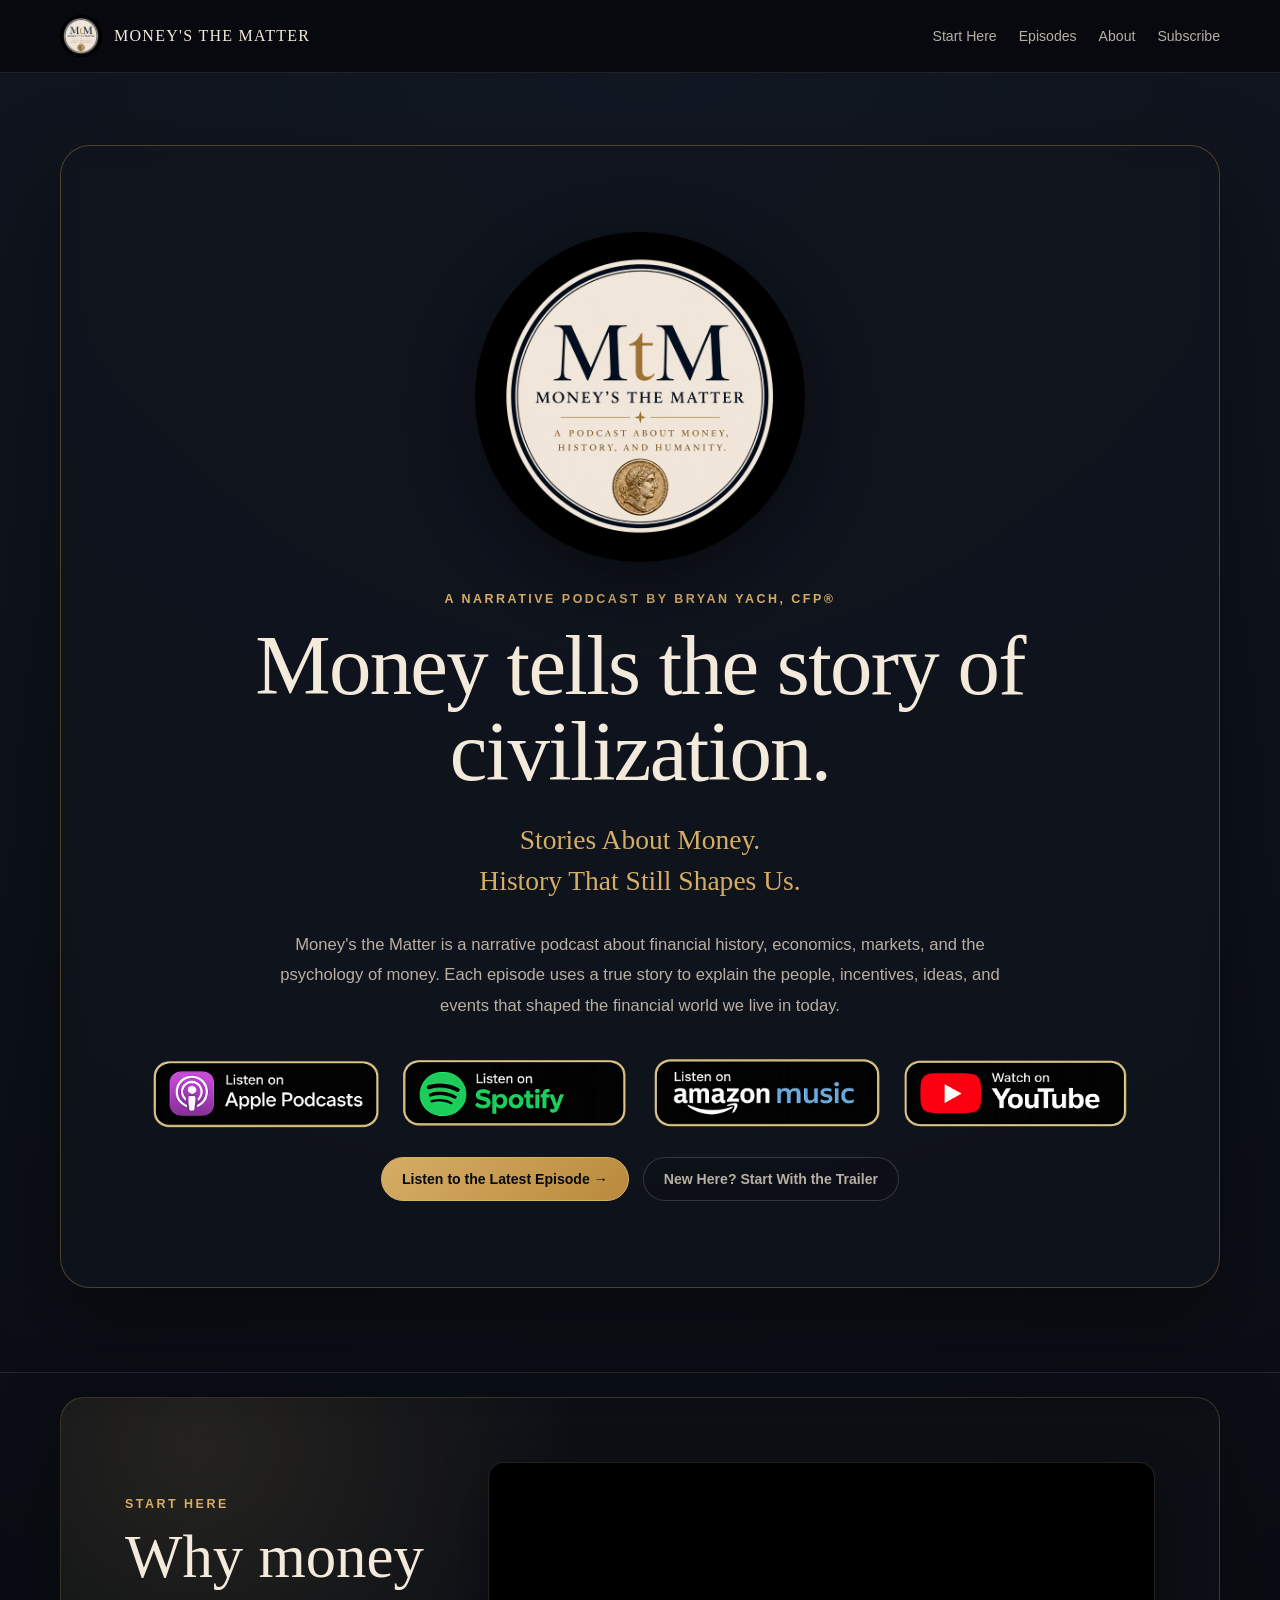
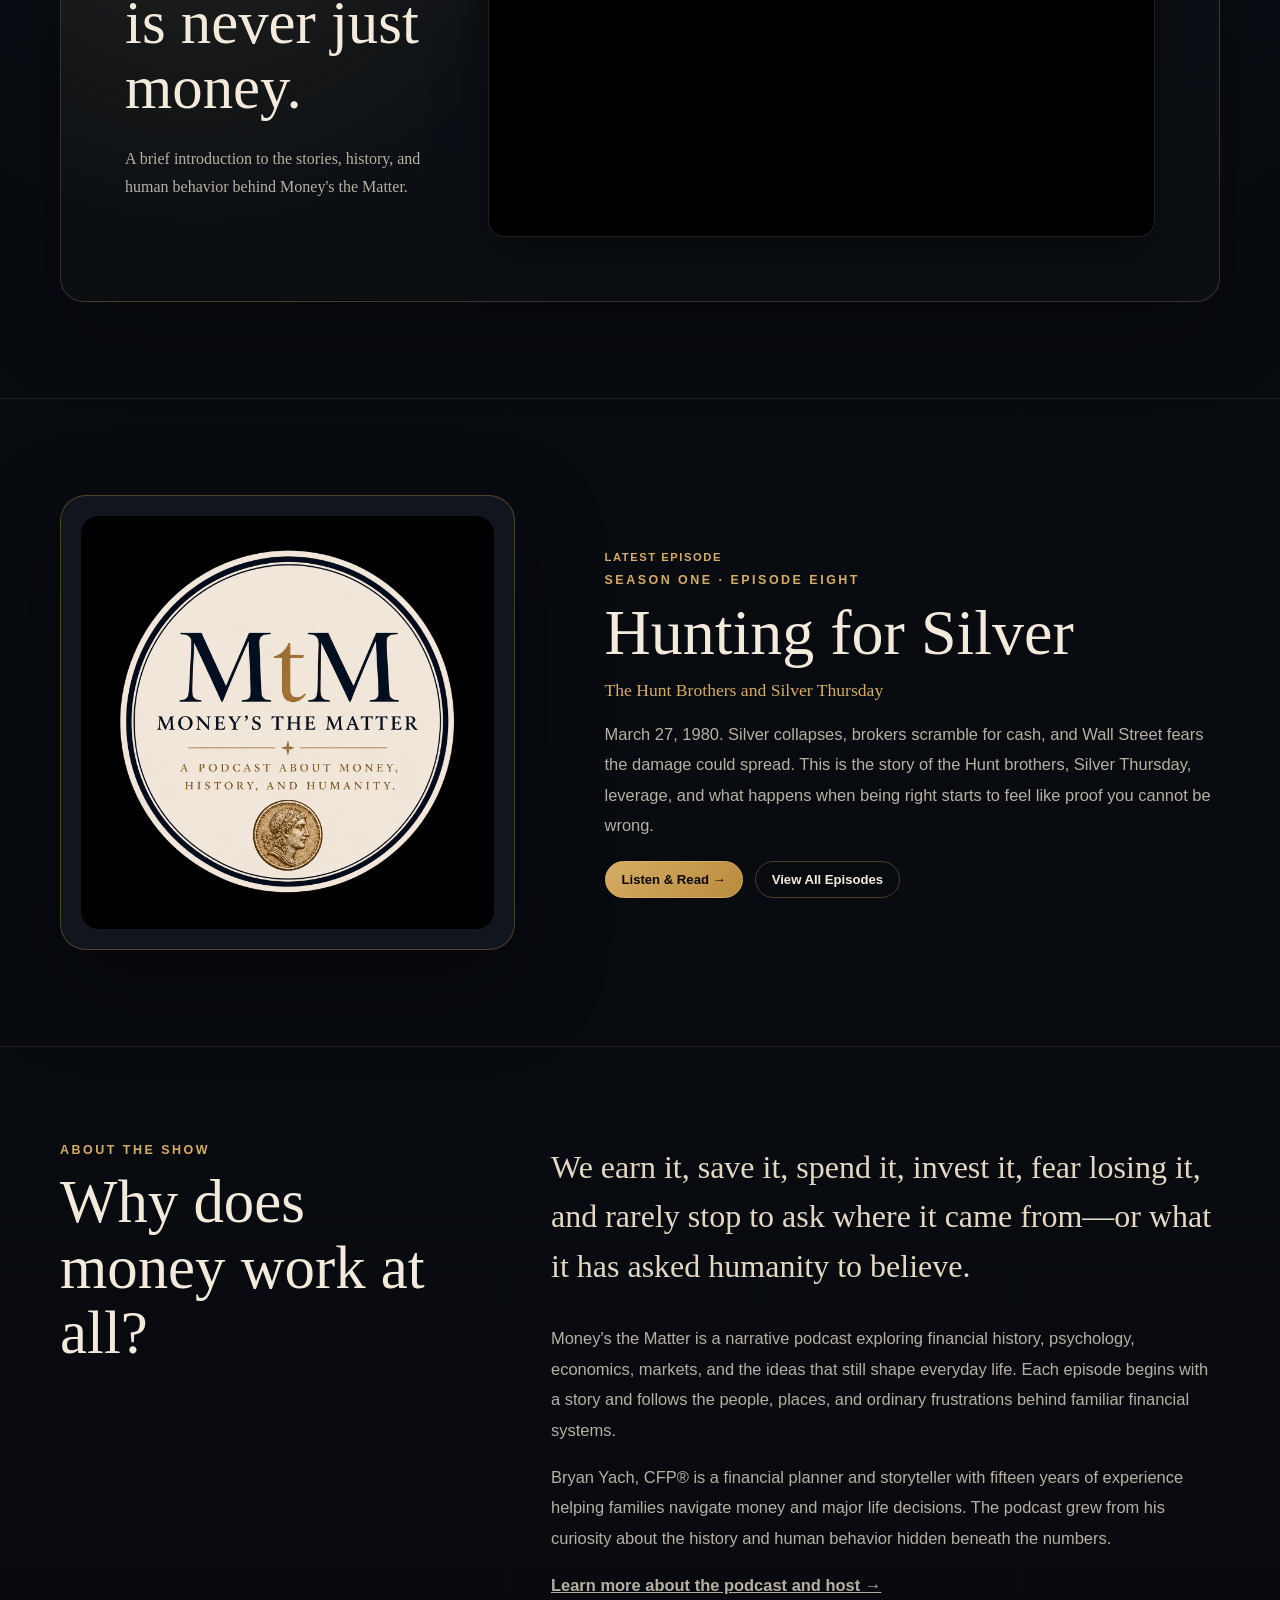
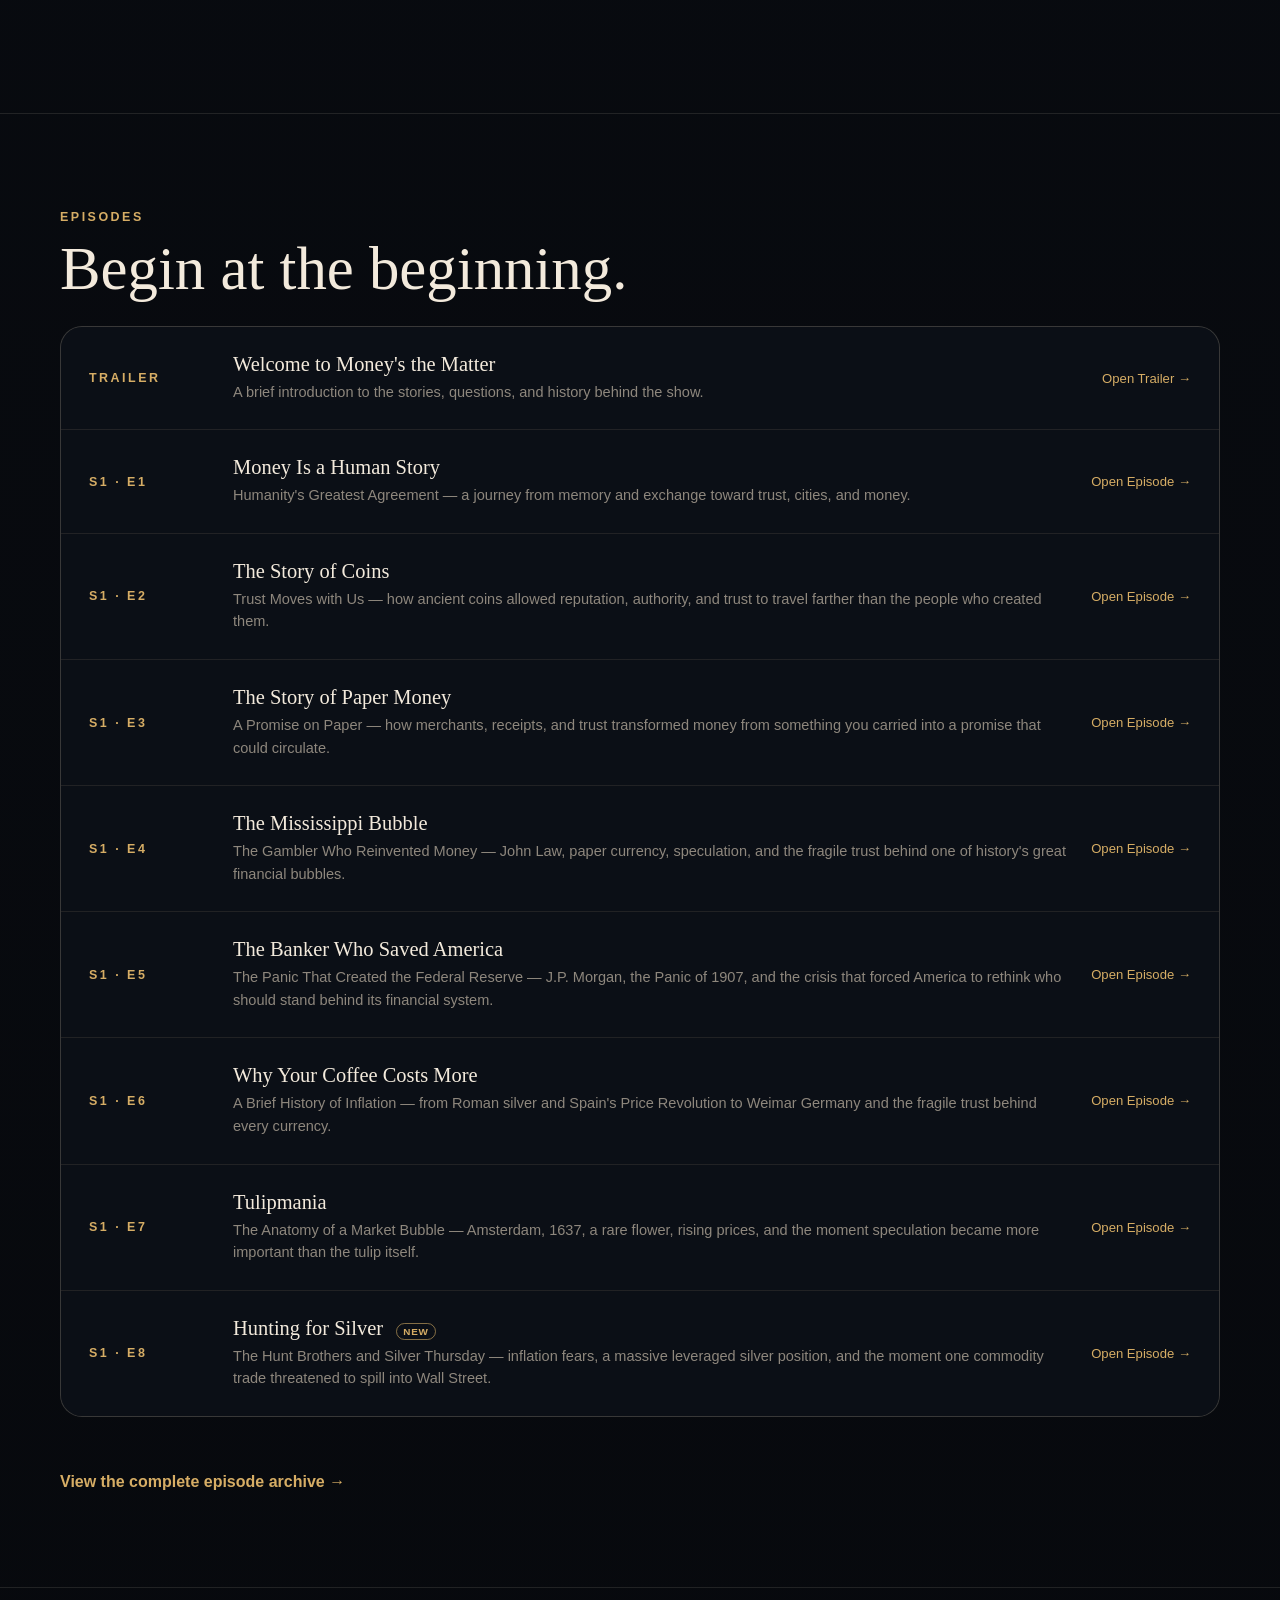
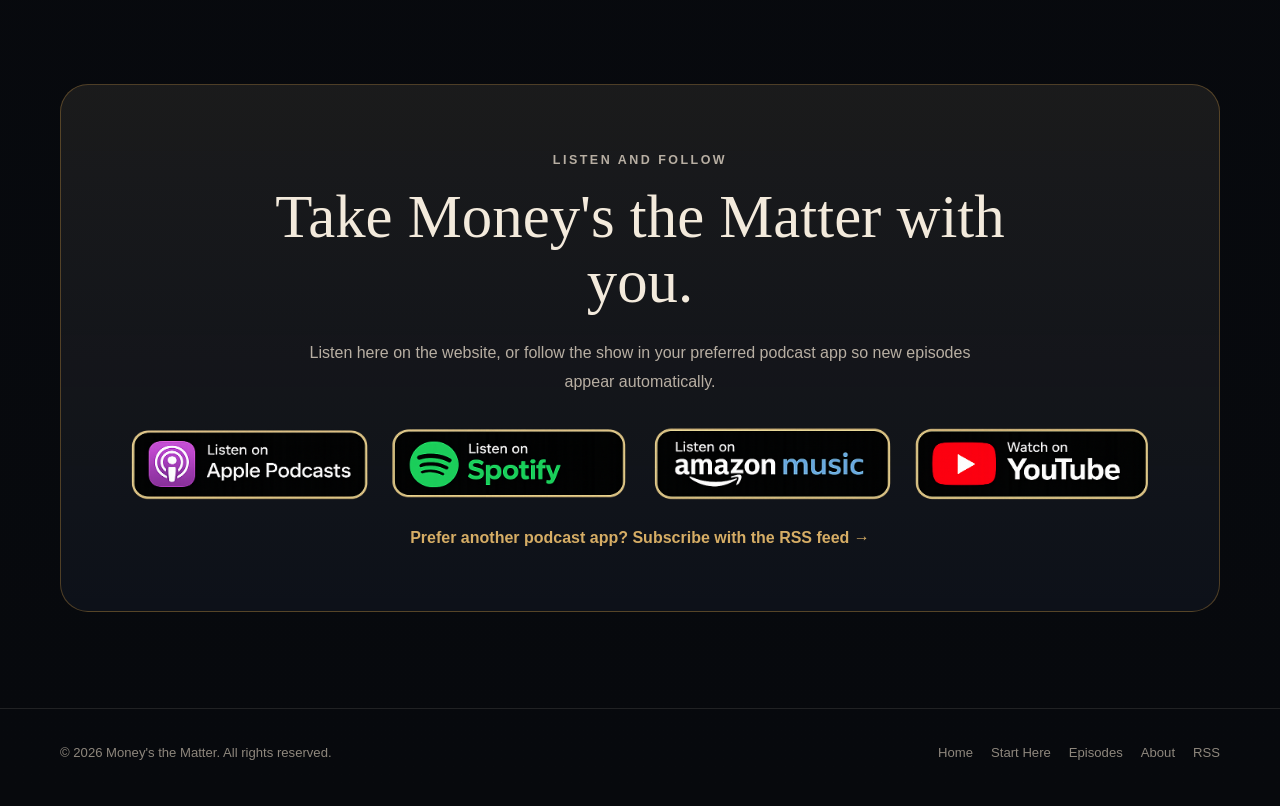
<file: index.html>
<!DOCTYPE html>
<html lang="en">

<head>

  <!-- =====================================================
       GOOGLE ANALYTICS
  ====================================================== --><script
    async
    src="https://www.googletagmanager.com/gtag/js?id=G-CKSZ8CZTVV">
  </script>

  <script>
    window.dataLayer = window.dataLayer || [];

    function gtag() {
      dataLayer.push(arguments);
    }

    gtag("js", new Date());
    gtag("config", "G-CKSZ8CZTVV");
  </script>


  <!-- =====================================================
       BASIC META
  ====================================================== -->

  <meta charset="UTF-8">

  <meta
    name="viewport"
    content="width=device-width, initial-scale=1.0"
  >

  <meta name="robots" content="index, follow, max-image-preview:large, max-snippet:-1, max-video-preview:-1">
  <meta name="author" content="Bryan Yach, CFP®">

  <title>
    Money's the Matter Podcast | Financial History, Economics & Money
  </title>

  <meta
    name="description"
    content="Money's the Matter is a narrative podcast about financial history, economics, markets, and the psychology of money—told through the people and events that shaped how money works."
  >

  <link
    rel="canonical"
    href="https://moneysthematter.com/"
  >


  <!-- =====================================================
       OPEN GRAPH
  ====================================================== -->

  <meta
    property="og:title"
    content="Money's the Matter Podcast | Financial History, Economics & Money"
  >

  <meta
    property="og:description"
    content="A narrative podcast about financial history, economics, markets, and the psychology of money—told through the people and events that shaped how money works."
  >

  <meta
    property="og:type"
    content="website"
  >

  <meta property="og:site_name" content="Money's the Matter">
  <meta property="og:locale" content="en_US">

  <meta
    property="og:url"
    content="https://moneysthematter.com/"
  >

  <meta
    property="og:image"
    content="https://moneysthematter.com/images/logo/mtm-logo.png"
  >


  <!-- =====================================================
       TWITTER / X
  ====================================================== -->

  <meta
    name="twitter:card"
    content="summary_large_image"
  >

  <meta
    name="twitter:title"
    content="Money's the Matter Podcast | Financial History, Economics & Money"
  >

  <meta
    name="twitter:description"
    content="A narrative podcast about financial history, economics, markets, and the psychology of money—told through the people and events that shaped how money works."
  >

  <meta
    name="twitter:image"
    content="https://moneysthematter.com/images/logo/mtm-logo.png"
  >

  <meta name="twitter:image:alt" content="Money's the Matter podcast artwork">


  <!-- =====================================================
       FAVICONS
  ====================================================== -->

  <link
    rel="icon"
    href="/favicon.ico"
    sizes="any"
  >

  <link
    rel="icon"
    type="image/png"
    sizes="32x32"
    href="/favicon-32x32.png"
  >

  <link
    rel="icon"
    type="image/png"
    sizes="16x16"
    href="/favicon-16x16.png"
  >

  <link
    rel="apple-touch-icon"
    sizes="180x180"
    href="/apple-touch-icon.png"
  >

  <link
    rel="manifest"
    href="/site.webmanifest"
  >

  <meta
    name="theme-color"
    content="#07090d"
  >


  <!-- =====================================================
       RSS
  ====================================================== -->

  <link
    rel="alternate"
    type="application/rss+xml"
    title="Money's the Matter RSS Feed"
    href="https://feeds.buzzsprout.com/2633998.rss"
  >


  <!-- =====================================================
       PODCAST STRUCTURED DATA
  ====================================================== -->

  <script type="application/ld+json">
{
  "@context": "https://schema.org",
  "@graph": [
    {
      "@type": "WebSite",
      "@id": "https://moneysthematter.com/#website",
      "url": "https://moneysthematter.com/",
      "name": "Money's the Matter",
      "description": "A narrative podcast about financial history, economics, markets, and the psychology of money.",
      "inLanguage": "en-US",
      "publisher": {
        "@id": "https://moneysthematter.com/#podcast"
      }
    },
    {
      "@type": "WebPage",
      "@id": "https://moneysthematter.com/#webpage",
      "url": "https://moneysthematter.com/",
      "name": "Money's the Matter Podcast | Financial History, Economics & Money",
      "description": "Money's the Matter is a narrative podcast about financial history, economics, markets, and the psychology of money—told through the people and events that shaped how money works.",
      "isPartOf": {
        "@id": "https://moneysthematter.com/#website"
      },
      "mainEntity": {
        "@id": "https://moneysthematter.com/#podcast"
      },
      "about": [
        {
          "@type": "Thing",
          "name": "Financial history"
        },
        {
          "@type": "Thing",
          "name": "Economics"
        },
        {
          "@type": "Thing",
          "name": "Psychology of money"
        },
        {
          "@type": "Thing",
          "name": "Financial markets"
        }
      ],
      "inLanguage": "en-US"
    },
    {
      "@type": "PodcastSeries",
      "@id": "https://moneysthematter.com/#podcast",
      "name": "Money's the Matter",
      "url": "https://moneysthematter.com/",
      "description": "A narrative podcast exploring financial history, economics, markets, the psychology of money, and the human stories behind financial systems.",
      "image": "https://moneysthematter.com/images/logo/mtm-logo.png",
      "inLanguage": "en-US",
      "genre": [
        "Financial History",
        "Economics",
        "Money",
        "Business",
        "Psychology"
      ],
      "author": {
        "@id": "https://moneysthematter.com/#bryan-yach"
      },
      "creator": {
        "@id": "https://moneysthematter.com/#bryan-yach"
      },
      "sameAs": [
        "https://podcasts.apple.com/podcast/id6797090925",
        "https://open.spotify.com/show/033ZMVAOk3TJEkOdaIOEJC",
        "https://music.amazon.com/podcasts/750e1dbd-d1ed-47b5-9a2e-bfb49ba24e11",
        "https://youtube.com/@moneysthematter"
      ],
      "webFeed": "https://feeds.buzzsprout.com/2633998.rss"
    },
    {
      "@type": "Person",
      "@id": "https://moneysthematter.com/#bryan-yach",
      "name": "Bryan Yach",
      "honorificSuffix": "CFP®",
      "jobTitle": "Financial Planner and Podcast Host",
      "url": "https://moneysthematter.com/about/",
      "knowsAbout": [
        "Financial planning",
        "Investing",
        "Retirement planning",
        "Economics",
        "Financial history",
        "Behavioral finance"
      ]
    }
  ]
}
  </script>


  <!-- =====================================================
       MAIN SITE CSS
  ====================================================== -->

  <link
    rel="stylesheet"
    href="/css/main.css"
  >


  <!-- =====================================================
       HOMEPAGE CSS
  ====================================================== -->

  <style>

    /* =====================================================
       PLATFORM BUTTONS
       The artwork itself already includes:
       - border
       - logo
       - service name
       - Listen on / Watch on
    ====================================================== */

    .hero-platforms {

      display: grid;

      grid-template-columns:
        repeat(4, minmax(0, 1fr));

      gap: 16px;

      margin-top: 32px;

      align-items: center;
    }


    .platform-image-link {

      display: flex;

      align-items: center;

      justify-content: center;

      width: 100%;

      padding: 0;

      margin: 0;

      border: 0;

      background: transparent;

      text-decoration: none;

      overflow: visible;

      transition:
        transform 160ms ease,
        filter 160ms ease;
    }


    .platform-image-link:hover {

      transform:
        translateY(-3px);

      filter:
        brightness(1.08);
    }


    .platform-image-link img {

      display: block;

      width: 100%;

      height: auto;

      max-width: 100%;

      object-fit: contain;
    }



    /* =====================================================
       HERO ACTIONS
    ====================================================== */

    .hero-actions {

      display: flex;

      justify-content: center;

      flex-wrap: wrap;

      gap: 14px;

      margin-top: 24px;
    }


    .primary-action,
    .secondary-action {

      display: inline-flex;

      align-items: center;

      justify-content: center;

      padding: 13px 20px;

      border-radius: 999px;

      font-family:
        Arial,
        Helvetica,
        sans-serif;

      font-size: 0.88rem;

      font-weight: 700;

      text-decoration: none;

      transition:
        transform 160ms ease,
        border-color 160ms ease,
        background 160ms ease;
    }


    .primary-action {

      border:
        1px solid #d6ad65;

      background:
        linear-gradient(
          135deg,
          #d6ad65,
          #b98a3d
        );

      color: #07090d;
    }


    .secondary-action {

      border:
        1px solid rgba(243, 234, 220, 0.18);

      background:
        rgba(7, 9, 13, 0.25);

      color: #b8afa3;
    }


    .primary-action:hover,
    .secondary-action:hover {

      transform:
        translateY(-2px);
    }



    /* =====================================================
       LATEST EPISODE
    ====================================================== */

    .latest-label {

      display: inline-block;

      margin-bottom: 10px;

      color: #d6ad65;

      font-family:
        Arial,
        Helvetica,
        sans-serif;

      font-size: 0.7rem;

      font-weight: 700;

      letter-spacing: 0.14em;

      text-transform: uppercase;
    }


    .latest-actions {

      display: flex;

      flex-wrap: wrap;

      gap: 12px;

      margin-top: 20px;
    }


    .latest-actions a {

      display: inline-flex;

      align-items: center;

      justify-content: center;

      padding: 10px 16px;

      border:
        1px solid rgba(185, 138, 61, 0.38);

      border-radius: 999px;

      color: inherit;

      font-family:
        Arial,
        Helvetica,
        sans-serif;

      font-size: 0.82rem;

      font-weight: 700;

      text-decoration: none;

      transition:
        border-color 160ms ease,
        transform 160ms ease,
        background 160ms ease;
    }


    .latest-actions a:first-child {

      background:
        linear-gradient(
          135deg,
          #d6ad65,
          #b98a3d
        );

      color: #07090d;

      border-color: #d6ad65;
    }


    .latest-actions a:hover {

      border-color:
        #d6ad65;

      transform:
        translateY(-2px);
    }



    /* =====================================================
       SHOW INTRO VIDEO
    ====================================================== */

    .show-intro {

      padding-top: 24px;
    }


    .show-intro-card {

      display: grid;

      grid-template-columns:
        minmax(220px, 0.62fr)
        minmax(0, 1.38fr);

      gap: clamp(28px, 5vw, 64px);

      align-items: center;

      padding: clamp(28px, 5vw, 64px);

      border:
        1px solid rgba(214, 173, 101, 0.22);

      border-radius: 24px;

      background:
        radial-gradient(
          circle at 12% 10%,
          rgba(214, 173, 101, 0.12),
          transparent 34%
        ),
        rgba(14, 17, 23, 0.78);

      box-shadow:
        0 28px 80px rgba(0, 0, 0, 0.28);
    }


    .show-intro-copy {

      margin: 18px 0 0;

      color: #b8afa3;

      line-height: 1.75;
    }


    .video-frame {

      position: relative;

      overflow: hidden;

      aspect-ratio: 16 / 9;

      border:
        1px solid rgba(243, 234, 220, 0.14);

      border-radius: 16px;

      background: #000;

      box-shadow:
        0 20px 52px rgba(0, 0, 0, 0.42);
    }


    .video-frame iframe {

      position: absolute;

      inset: 0;

      width: 100%;

      height: 100%;

      border: 0;
    }



    /* =====================================================
       EPISODE LIST
    ====================================================== */

    .episode-new {

      display: inline-block;

      margin-left: 8px;

      padding:
        2px 6px;

      border:
        1px solid rgba(214, 173, 101, 0.6);

      border-radius: 999px;

      color: #d6ad65;

      font-family:
        Arial,
        Helvetica,
        sans-serif;

      font-size: 0.62rem;

      font-weight: 700;

      letter-spacing: 0.08em;

      text-transform: uppercase;
    }


    .episode-row-links a {

      white-space: nowrap;
    }



    /* =====================================================
       LISTEN SECTION
    ====================================================== */

    .listen-card .hero-platforms {

      margin-top: 26px;
    }


    .rss-under-platforms {

      display: inline-block;

      margin-top: 24px;
    }



    /* =====================================================
       RESPONSIVE
    ====================================================== */

    @media
    (max-width: 900px) {

      .hero-platforms {

        grid-template-columns:
          repeat(2, minmax(0, 1fr));

        gap: 14px;
      }


      .show-intro-card {

        grid-template-columns: 1fr;
      }

    }


    @media
    (max-width: 520px) {

      .hero-platforms {

        grid-template-columns: 1fr;

        max-width: 360px;

        margin-left: auto;

        margin-right: auto;
      }


      .hero-actions {

        flex-direction: column;
      }


      .primary-action,
      .secondary-action {

        width: 100%;
      }

    }

  </style>

</head>



<body>


  <!-- =====================================================
       HEADER
  ====================================================== -->

  <header class="site-header">

    <div class="shell nav">


      <a
        class="brand"
        href="/"
        aria-label="Money's the Matter home"
      >

        <img
          class="brand-mark"
          src="/images/logo/mtm-logo.png"
          alt=""
        >

        <span class="brand-name">
          Money's the Matter
        </span>

      </a>



      <nav
        class="nav-links"
        aria-label="Primary navigation"
      >

        <a href="/episodes/trailer/">
          Start Here
        </a>

        <a href="/episodes/">
          Episodes
        </a>

        <a href="/about/">
          About
        </a>

        <a href="#listen">
          Subscribe
        </a>

      </nav>


    </div>

  </header>



  <main id="top">


    <!-- =====================================================
         HERO
    ====================================================== -->

    <section class="hero">

      <div class="shell">

        <div class="hero-card">


          <img
            class="hero-logo"
            src="/images/logo/mtm-logo.png"
            alt="Money's the Matter podcast logo"
          >


          <p class="eyebrow">

            A narrative podcast by Bryan Yach, CFP®

          </p>


          <h1>

            Money tells the story
            of civilization.

          </h1>


          <p class="tagline">

            Stories About Money.

            <br>

            History That Still Shapes Us.

          </p>


          <p class="hero-copy">

            Money's the Matter is a narrative podcast about financial history,
            economics, markets, and the psychology of money. Each episode uses
            a true story to explain the people, incentives, ideas, and events
            that shaped the financial world we live in today.

          </p>



          <!-- =================================================
               PLATFORM BUTTONS
          ================================================== -->

          <div
            class="hero-platforms"
            aria-label="Listen to Money's the Matter"
          >


            <!-- APPLE PODCASTS -->

            <a
              class="platform-image-link"
              href="https://podcasts.apple.com/podcast/id6797090925"
              target="_blank"
              rel="noopener noreferrer"
              aria-label="Listen on Apple Podcasts"
            >

              <img
                src="/assets/badges/applelink.png"
                alt="Listen on Apple Podcasts"
              >

            </a>



            <!-- SPOTIFY -->

            <a
              class="platform-image-link"
              href="https://open.spotify.com/show/033ZMVAOk3TJEkOdaIOEJC"
              target="_blank"
              rel="noopener noreferrer"
              aria-label="Listen on Spotify"
            >

              <img
                src="/assets/badges/spotifylink.png"
                alt="Listen on Spotify"
              >

            </a>



            <!-- AMAZON MUSIC -->

            <a
              class="platform-image-link"
              href="https://music.amazon.com/podcasts/750e1dbd-d1ed-47b5-9a2e-bfb49ba24e11"
              target="_blank"
              rel="noopener noreferrer"
              aria-label="Listen on Amazon Music"
            >

              <img
                src="/assets/badges/amazonlink.png"
                alt="Listen on Amazon Music"
              >

            </a>



            <!-- YOUTUBE -->

            <a
              class="platform-image-link"
              href="https://youtube.com/@moneysthematter"
              target="_blank"
              rel="noopener noreferrer"
              aria-label="Watch Money's the Matter on YouTube"
            >

              <img
                src="/assets/badges/youtubelink.png"
                alt="Watch on YouTube"
              >

            </a>


          </div>



          <!-- =================================================
               HERO CTAs
          ================================================== -->

          <div class="hero-actions">


            <a
              class="primary-action"
              href="/episodes/hunting-for-silver/"
            >

              Listen to the Latest Episode →

            </a>


            <a
              class="secondary-action"
              href="/episodes/trailer/"
            >

              New Here? Start With the Trailer

            </a>


          </div>


        </div>

      </div>

    </section>



    <!-- =====================================================
         SHOW INTRO VIDEO
    ====================================================== -->

    <section
      class="section show-intro"
      aria-labelledby="show-intro-title"
    >

      <div class="shell">

        <div class="show-intro-card">

          <div>

            <p class="section-kicker">
              Start here
            </p>

            <h2
              class="section-title"
              id="show-intro-title"
            >
              Why money is never just money.
            </h2>

            <p class="show-intro-copy">
              A brief introduction to the stories, history,
              and human behavior behind Money's the Matter.
            </p>

          </div>

          <div class="video-frame">

            <iframe
              src="https://www.youtube-nocookie.com/embed/VHGkU_wtX5s?rel=0&amp;list=PLGBNjVjbJcgQ"
              title="Money's the Matter podcast introduction"
              loading="lazy"
              referrerpolicy="strict-origin-when-cross-origin"
              allow="accelerometer; autoplay; clipboard-write; encrypted-media; gyroscope; picture-in-picture; web-share"
              allowfullscreen
            ></iframe>

          </div>

        </div>

      </div>

    </section>



    <!-- =====================================================
         LATEST EPISODE
    ====================================================== -->

    <section
      class="section"
      id="latest"
    >

      <div class="shell latest">


        <a
          class="episode-art"
          href="/episodes/hunting-for-silver/"
          aria-label="Open Hunting for Silver"
          style="
            display: block;
            text-decoration: none;
          "
        >

          <img
            src="/images/logo/mtm-logo.png"
            alt="Money's the Matter episode artwork"
          >

        </a>



        <div>


          <span class="latest-label">

            Latest Episode

          </span>


          <p class="episode-number">

            Season One · Episode Eight

          </p>


          <h2 class="episode-title">

            <a
              href="/episodes/hunting-for-silver/"
              style="
                color: inherit;
                text-decoration: none;
              "
            >

              Hunting for Silver

            </a>

          </h2>


          <p
            style="
              margin-top: -6px;
              color: #d6ad65;
              font-size: 1.1rem;
            "
          >

            The Hunt Brothers and Silver Thursday

          </p>


          <p class="episode-summary">
            March 27, 1980. Silver collapses, brokers scramble for cash,
            and Wall Street fears the damage could spread. This is the story
            of the Hunt brothers, Silver Thursday, leverage, and what happens
            when being right starts to feel like proof you cannot be wrong.
          </p>



          <div class="latest-actions">


            <a
              href="/episodes/hunting-for-silver/"
            >

              Listen & Read →

            </a>


            <a
              href="/episodes/"
            >

              View All Episodes

            </a>


          </div>


        </div>


      </div>

    </section>



    <!-- =====================================================
         ABOUT
    ====================================================== -->

    <section
      class="section"
      id="about"
    >

      <div class="shell about-grid">


        <div>


          <p class="section-kicker">

            About the show

          </p>


          <h2 class="section-title">

            Why does money work at all?

          </h2>


        </div>



        <div>


          <p class="about-copy">

            We earn it, save it, spend it, invest it,
            fear losing it, and rarely stop to ask where
            it came from—or what it has asked humanity
            to believe.

          </p>


          <p class="about-detail">

            Money's the Matter is a narrative podcast
            exploring financial history, psychology,
            economics, markets, and the ideas that still
            shape everyday life.

            Each episode begins with a story and follows
            the people, places, and ordinary frustrations
            behind familiar financial systems.

          </p>


          <p class="about-detail">

            Bryan Yach, CFP® is a financial planner
            and storyteller with fifteen years of
            experience helping families navigate money
            and major life decisions.

            The podcast grew from his curiosity about
            the history and human behavior hidden
            beneath the numbers.

          </p>


          <p class="about-detail">

            <a
              href="/about/"
              style="
                color: inherit;
                font-weight: 700;
              "
            >

              Learn more about the podcast and host →

            </a>

          </p>


        </div>


      </div>

    </section>



    <!-- =====================================================
         EPISODES
    ====================================================== -->

    <section
      class="section"
      id="episodes"
    >

      <div class="shell">


        <p class="section-kicker">

          Episodes

        </p>


        <h2 class="section-title">

          Begin at the beginning.

        </h2>



        <div class="episodes-list">



          <!-- TRAILER -->

          <article class="episode-row">


            <span class="episode-row-number">

              Trailer

            </span>


            <span>


              <a
                class="episode-row-title"
                href="/episodes/trailer/"
                style="
                  color: inherit;
                  text-decoration: none;
                "
              >

                Welcome to Money's the Matter

              </a>


              <span class="episode-row-copy">

                A brief introduction to the stories,
                questions, and history behind the show.

              </span>


            </span>


            <span class="episode-row-links">


              <a
                href="/episodes/trailer/"
              >

                Open Trailer →

              </a>


            </span>


          </article>



          <!-- EPISODE ONE -->

          <article class="episode-row">


            <span class="episode-row-number">

              S1 · E1

            </span>


            <span>


              <a
                class="episode-row-title"
                href="/episodes/humanitys-greatest-agreement/"
                style="
                  color: inherit;
                  text-decoration: none;
                "
              >

                Money Is a Human Story

              </a>


              <span class="episode-row-copy">

                Humanity's Greatest Agreement —
                a journey from memory and exchange
                toward trust, cities, and money.

              </span>


            </span>


            <span class="episode-row-links">


              <a
                href="/episodes/humanitys-greatest-agreement/"
              >

                Open Episode →

              </a>


            </span>


          </article>



          <!-- EPISODE TWO -->

          <article class="episode-row">


            <span class="episode-row-number">

              S1 · E2

            </span>


            <span>


              <a
                class="episode-row-title"
                href="/episodes/trust-moves-with-us/"
                style="
                  color: inherit;
                  text-decoration: none;
                "
              >

                The Story of Coins

              </a>


              <span class="episode-row-copy">

                Trust Moves with Us — how ancient coins
                allowed reputation, authority, and trust
                to travel farther than the people who
                created them.

              </span>


            </span>


            <span class="episode-row-links">


              <a
                href="/episodes/trust-moves-with-us/"
              >

                Open Episode →

              </a>


            </span>


          </article>



          <!-- EPISODE THREE -->

          <article class="episode-row">


            <span class="episode-row-number">

              S1 · E3

            </span>


            <span>


              <a
                class="episode-row-title"
                href="/episodes/a-promise-on-paper/"
                style="
                  color: inherit;
                  text-decoration: none;
                "
              >

                The Story of Paper Money

              </a>


              <span class="episode-row-copy">

                A Promise on Paper — how merchants, receipts,
                and trust transformed money from something
                you carried into a promise that could circulate.

              </span>


            </span>


            <span class="episode-row-links">


              <a
                href="/episodes/a-promise-on-paper/"
              >

                Open Episode →

              </a>


            </span>


          </article>


          <!-- EPISODE FOUR -->

          <article class="episode-row">


            <span class="episode-row-number">

              S1 · E4

            </span>


            <span>


              <a
                class="episode-row-title"
                href="/episodes/the-mississippi-bubble/"
                style="
                  color: inherit;
                  text-decoration: none;
                "
              >

                The Mississippi Bubble

              </a>


              <span class="episode-row-copy">

                The Gambler Who Reinvented Money —
                John Law, paper currency, speculation,
                and the fragile trust behind one of
                history's great financial bubbles.

              </span>


            </span>


            <span class="episode-row-links">


              <a
                href="/episodes/the-mississippi-bubble/"
              >

                Open Episode →

              </a>


            </span>


          </article>


          <!-- EPISODE FIVE -->

          <article class="episode-row">

            <span class="episode-row-number">
              S1 · E5
            </span>

            <span>

              <a
                class="episode-row-title"
                href="/episodes/the-banker-who-saved-america/"
                style="
                  color: inherit;
                  text-decoration: none;
                "
              >
                The Banker Who Saved America
              </a>

              <span class="episode-row-copy">
                The Panic That Created the Federal Reserve —
                J.P. Morgan, the Panic of 1907, and the crisis
                that forced America to rethink who should stand
                behind its financial system.
              </span>

            </span>

            <span class="episode-row-links">
              <a href="/episodes/the-banker-who-saved-america/">
                Open Episode →
              </a>
            </span>

          </article>


          <!-- EPISODE SIX -->

          <article class="episode-row">

            <span class="episode-row-number">
              S1 · E6
            </span>

            <span>

              <a
                class="episode-row-title"
                href="/episodes/the-story-of-inflation/"
                style="
                  color: inherit;
                  text-decoration: none;
                "
              >
                Why Your Coffee Costs More
              </a>

              <span class="episode-row-copy">
                A Brief History of Inflation — from Roman silver
                and Spain's Price Revolution to Weimar Germany
                and the fragile trust behind every currency.
              </span>

            </span>

            <span class="episode-row-links">
              <a href="/episodes/the-story-of-inflation/">
                Open Episode →
              </a>
            </span>

          </article>

          <!-- EPISODE SEVEN -->

          <article class="episode-row">

            <span class="episode-row-number">
              S1 · E7
            </span>

            <span>

              <a
                class="episode-row-title"
                href="/episodes/tulipmania/"
                style="
                  color: inherit;
                  text-decoration: none;
                "
              >
                Tulipmania
              </a>

              <span class="episode-row-copy">
                The Anatomy of a Market Bubble — Amsterdam, 1637,
                a rare flower, rising prices, and the moment speculation
                became more important than the tulip itself.
              </span>

            </span>

            <span class="episode-row-links">
              <a href="/episodes/tulipmania/">
                Open Episode →
              </a>
            </span>

          </article>


          <!-- EPISODE EIGHT -->

          <article class="episode-row">

            <span class="episode-row-number">
              S1 · E8
            </span>

            <span>

              <a
                class="episode-row-title"
                href="/episodes/hunting-for-silver/"
                style="
                  color: inherit;
                  text-decoration: none;
                "
              >
                Hunting for Silver
                <span class="episode-new">
                  New
                </span>
              </a>

              <span class="episode-row-copy">
                The Hunt Brothers and Silver Thursday — inflation fears,
                a massive leveraged silver position, and the moment one
                commodity trade threatened to spill into Wall Street.
              </span>

            </span>

            <span class="episode-row-links">
              <a href="/episodes/hunting-for-silver/">
                Open Episode →
              </a>
            </span>

          </article>



        </div>



        <div
          style="
            margin-top: 32px;
          "
        >


          <a
            class="rss-link"
            href="/episodes/"
          >

            View the complete episode archive →

          </a>


        </div>


      </div>

    </section>



    <!-- =====================================================
         LISTEN AND FOLLOW
    ====================================================== -->

    <section
      class="section listen-section"
      id="listen"
    >

      <div class="shell">


        <div class="listen-card">


          <p class="section-kicker">

            Listen and follow

          </p>


          <h2 class="section-title">

            Take Money's the Matter with you.

          </h2>


          <p>

            Listen here on the website, or follow the
            show in your preferred podcast app so new
            episodes appear automatically.

          </p>



          <!-- =================================================
               SAME PLATFORM BUTTONS
          ================================================== -->

          <div
            class="hero-platforms"
            aria-label="Follow Money's the Matter"
          >


            <!-- APPLE -->

            <a
              class="platform-image-link"
              href="https://podcasts.apple.com/podcast/id6797090925"
              target="_blank"
              rel="noopener noreferrer"
              aria-label="Listen on Apple Podcasts"
            >

              <img
                src="/assets/badges/applelink.png"
                alt="Listen on Apple Podcasts"
              >

            </a>



            <!-- SPOTIFY -->

            <a
              class="platform-image-link"
              href="https://open.spotify.com/show/033ZMVAOk3TJEkOdaIOEJC"
              target="_blank"
              rel="noopener noreferrer"
              aria-label="Listen on Spotify"
            >

              <img
                src="/assets/badges/spotifylink.png"
                alt="Listen on Spotify"
              >

            </a>



            <!-- AMAZON -->

            <a
              class="platform-image-link"
              href="https://music.amazon.com/podcasts/750e1dbd-d1ed-47b5-9a2e-bfb49ba24e11"
              target="_blank"
              rel="noopener noreferrer"
              aria-label="Listen on Amazon Music"
            >

              <img
                src="/assets/badges/amazonlink.png"
                alt="Listen on Amazon Music"
              >

            </a>



            <!-- YOUTUBE -->

            <a
              class="platform-image-link"
              href="https://youtube.com/@moneysthematter"
              target="_blank"
              rel="noopener noreferrer"
              aria-label="Watch Money's the Matter on YouTube"
            >

              <img
                src="/assets/badges/youtubelink.png"
                alt="Watch on YouTube"
              >

            </a>


          </div>



          <!-- =================================================
               RSS
          ================================================== -->

          <a
            class="rss-link rss-under-platforms"
            href="https://feeds.buzzsprout.com/2633998.rss"
            target="_blank"
            rel="noopener noreferrer"
          >

            Prefer another podcast app?
            Subscribe with the RSS feed →

          </a>


        </div>


      </div>

    </section>


  </main>



  <!-- =====================================================
       FOOTER
  ====================================================== -->

  <footer class="site-footer">

    <div class="shell footer-row">


      <span>

        © 2026 Money's the Matter.
        All rights reserved.

      </span>


      <div class="footer-links">


        <a href="/">
          Home
        </a>


        <a href="/episodes/trailer/">
          Start Here
        </a>


        <a href="/episodes/">
          Episodes
        </a>


        <a href="/about/">
          About
        </a>


        <a
          href="https://feeds.buzzsprout.com/2633998.rss"
          target="_blank"
          rel="noopener noreferrer"
        >

          RSS

        </a>


      </div>


    </div>

  </footer>


</body>

</html>
</file>
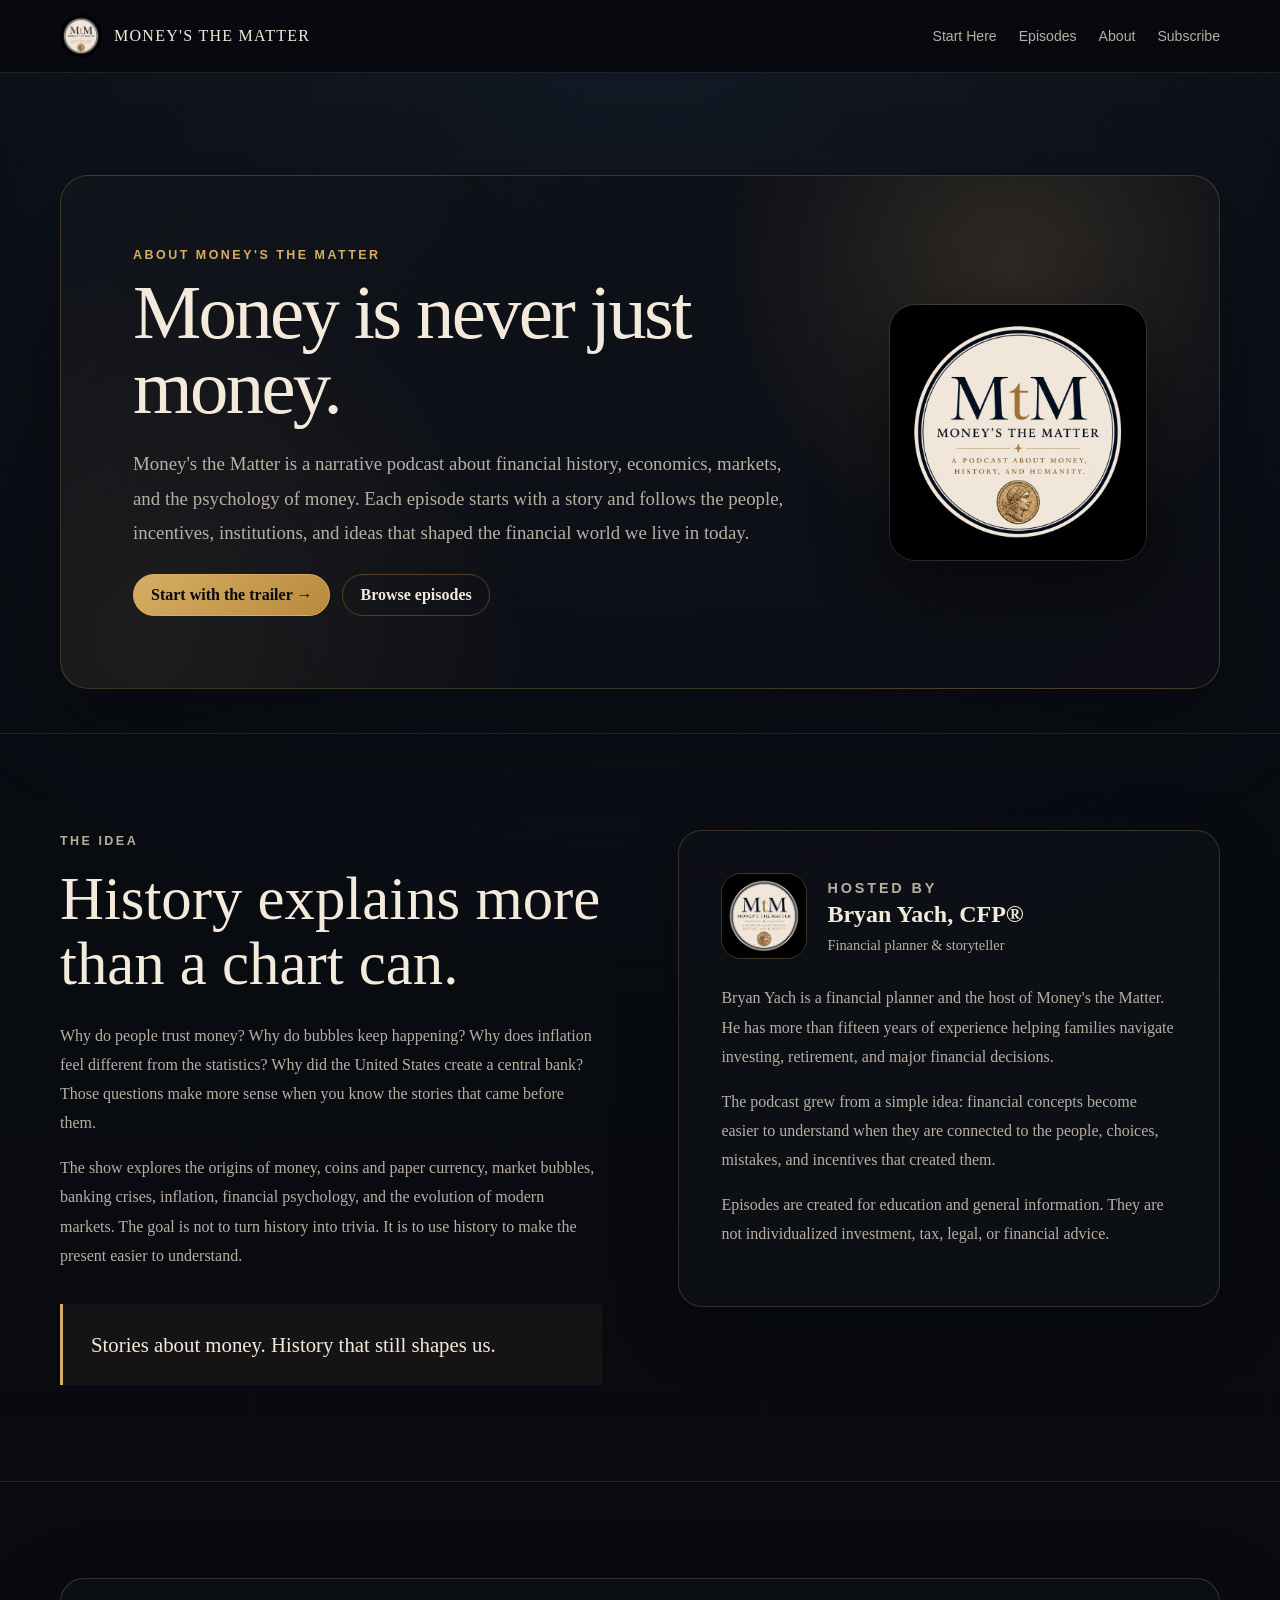
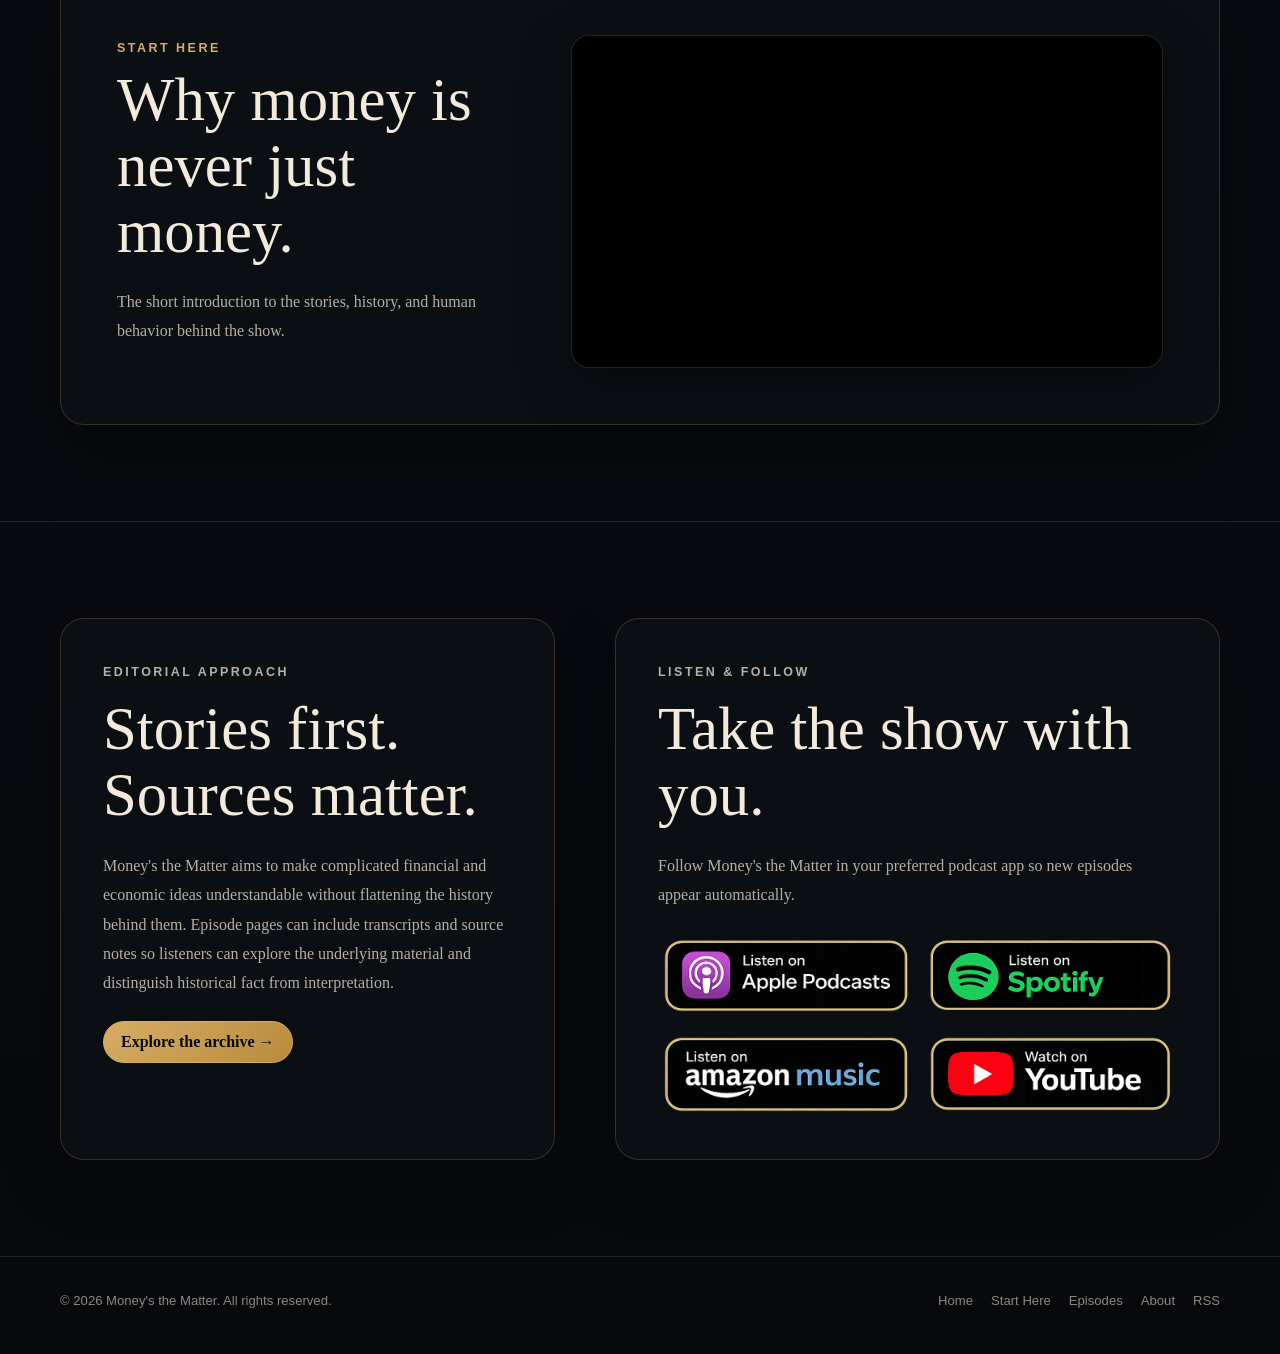
<file: about/index.html>
<!DOCTYPE html>
<html lang="en">
<head>
  <meta charset="UTF-8">
  <meta name="viewport" content="width=device-width, initial-scale=1.0">
  <meta name="robots" content="index, follow, max-image-preview:large, max-snippet:-1, max-video-preview:-1">
  <meta name="author" content="Bryan Yach, CFP®">

  <title>About Money's the Matter | Financial History & Economics Podcast</title>
  <meta name="description" content="Learn about Money's the Matter, a narrative podcast hosted by Bryan Yach, CFP®, exploring financial history, economics, markets, and the psychology of money.">
  <link rel="canonical" href="https://moneysthematter.com/about/">

  <meta property="og:title" content="About Money's the Matter | Financial History & Economics Podcast">
  <meta property="og:description" content="Meet the host and learn why Money's the Matter tells the human stories behind money, markets, economics, and financial history.">
  <meta property="og:type" content="website">
  <meta property="og:url" content="https://moneysthematter.com/about/">
  <meta property="og:site_name" content="Money's the Matter">
  <meta property="og:locale" content="en_US">
  <meta property="og:image" content="https://moneysthematter.com/images/logo/mtm-logo.png">

  <meta name="twitter:card" content="summary_large_image">
  <meta name="twitter:title" content="About Money's the Matter | Financial History & Economics Podcast">
  <meta name="twitter:description" content="Meet the host and learn why Money's the Matter tells the human stories behind money, markets, economics, and financial history.">
  <meta name="twitter:image" content="https://moneysthematter.com/images/logo/mtm-logo.png">
  <meta name="twitter:image:alt" content="Money's the Matter podcast artwork">

  <link rel="icon" href="/favicon.ico" sizes="any">
  <link rel="icon" type="image/png" sizes="32x32" href="/favicon-32x32.png">
  <link rel="icon" type="image/png" sizes="16x16" href="/favicon-16x16.png">
  <link rel="apple-touch-icon" sizes="180x180" href="/apple-touch-icon.png">
  <link rel="manifest" href="/site.webmanifest">
  <meta name="theme-color" content="#07090d">

  <link rel="alternate" type="application/rss+xml" title="Money's the Matter RSS Feed" href="https://feeds.buzzsprout.com/2633998.rss">
  <link rel="stylesheet" href="/css/main.css">

  <script async src="https://www.googletagmanager.com/gtag/js?id=G-CKSZ8CZTVV"></script>
  <script>
    window.dataLayer = window.dataLayer || [];
    function gtag(){dataLayer.push(arguments);}
    gtag('js', new Date());
    gtag('config', 'G-CKSZ8CZTVV');
  </script>

  <script type="application/ld+json">
  {
    "@context": "https://schema.org",
    "@graph": [
      {
        "@type": "AboutPage",
        "@id": "https://moneysthematter.com/about/#webpage",
        "url": "https://moneysthematter.com/about/",
        "name": "About Money's the Matter | Financial History & Economics Podcast",
        "description": "Learn about Money's the Matter, a narrative podcast hosted by Bryan Yach, CFP®, exploring financial history, economics, markets, and the psychology of money.",
        "isPartOf": { "@id": "https://moneysthematter.com/#website" },
        "about": [
          { "@id": "https://moneysthematter.com/#podcast" },
          { "@id": "https://moneysthematter.com/#bryan-yach" }
        ],
        "inLanguage": "en-US"
      },
      {
        "@type": "PodcastSeries",
        "@id": "https://moneysthematter.com/#podcast",
        "name": "Money's the Matter",
        "url": "https://moneysthematter.com/",
        "description": "A narrative podcast exploring financial history, economics, markets, the psychology of money, and the human stories behind financial systems.",
        "image": "https://moneysthematter.com/images/logo/mtm-logo.png",
        "inLanguage": "en-US",
        "author": { "@id": "https://moneysthematter.com/#bryan-yach" },
        "sameAs": [
          "https://podcasts.apple.com/podcast/id6797090925",
          "https://open.spotify.com/show/033ZMVAOk3TJEkOdaIOEJC",
          "https://music.amazon.com/podcasts/750e1dbd-d1ed-47b5-9a2e-bfb49ba24e11",
          "https://youtube.com/@moneysthematter"
        ],
        "webFeed": "https://feeds.buzzsprout.com/2633998.rss"
      },
      {
        "@type": "Person",
        "@id": "https://moneysthematter.com/#bryan-yach",
        "name": "Bryan Yach",
        "honorificSuffix": "CFP®",
        "jobTitle": "Financial Planner and Podcast Host",
        "url": "https://moneysthematter.com/about/",
        "knowsAbout": [
          "Financial planning",
          "Investing",
          "Retirement planning",
          "Economics",
          "Financial history",
          "Behavioral finance"
        ]
      },
      {
        "@type": "WebSite",
        "@id": "https://moneysthematter.com/#website",
        "url": "https://moneysthematter.com/",
        "name": "Money's the Matter",
        "inLanguage": "en-US"
      }
    ]
  }
  </script>

  <style>
    .about-hero {
      padding: clamp(64px, 8vw, 108px) 0 44px;
    }

    .about-hero-card {
      position: relative;
      overflow: hidden;
      display: grid;
      grid-template-columns: minmax(0, 1.45fr) minmax(240px, .55fr);
      gap: clamp(34px, 6vw, 78px);
      align-items: center;
      padding: clamp(34px, 6vw, 72px);
      border: 1px solid rgba(214, 173, 101, .24);
      border-radius: 28px;
      background:
        radial-gradient(circle at 82% 18%, rgba(214,173,101,.16), transparent 28%),
        radial-gradient(circle at 8% 90%, rgba(214,173,101,.08), transparent 32%),
        rgba(14,17,23,.82);
      box-shadow: 0 30px 90px rgba(0,0,0,.34);
    }

    .about-hero-card::after {
      content: "";
      position: absolute;
      inset: 0;
      pointer-events: none;
      background: linear-gradient(120deg, rgba(255,255,255,.018), transparent 42%);
    }

    .about-hero-copy { position: relative; z-index: 1; }
    .about-hero h1 {
      margin: 12px 0 22px;
      max-width: 760px;
      font-size: clamp(2.7rem, 6vw, 5.45rem);
      line-height: .98;
      letter-spacing: -.035em;
    }

    .about-lede {
      max-width: 760px;
      margin: 0;
      color: #b8afa3;
      font-size: clamp(1.02rem, 1.8vw, 1.18rem);
      line-height: 1.82;
    }

    .about-art-wrap {
      position: relative;
      z-index: 1;
      display: flex;
      justify-content: center;
      align-items: center;
    }

    .about-art {
      width: min(100%, 320px);
      aspect-ratio: 1 / 1;
      object-fit: cover;
      border-radius: 26px;
      box-shadow: 0 24px 70px rgba(0,0,0,.48);
      border: 1px solid rgba(243,234,220,.12);
    }

    .story-grid {
      display: grid;
      grid-template-columns: minmax(0,1fr) minmax(0,1fr);
      gap: clamp(32px, 6vw, 78px);
      align-items: start;
    }

    .story-copy p,
    .host-card p,
    .editorial-card p,
    .listen-panel p {
      color: #b8afa3;
      line-height: 1.82;
    }

    .story-copy h2,
    .host-card h2,
    .editorial-card h2,
    .listen-panel h2 {
      margin-top: 0;
    }

    .host-card,
    .editorial-card,
    .listen-panel {
      border: 1px solid rgba(214,173,101,.22);
      border-radius: 24px;
      background: rgba(14,17,23,.72);
      box-shadow: 0 22px 64px rgba(0,0,0,.24);
    }

    .host-card { padding: clamp(26px,4vw,42px); }

    .host-lockup {
      display: grid;
      grid-template-columns: 86px minmax(0,1fr);
      gap: 20px;
      align-items: center;
      margin-bottom: 24px;
    }

    .host-lockup img {
      width: 86px;
      height: 86px;
      border-radius: 20px;
      object-fit: cover;
      border: 1px solid rgba(214,173,101,.24);
    }

    .host-lockup h2 { margin: 0 0 4px; }
    .host-lockup p { margin: 0; font-size: .9rem; }

    .quote-band {
      margin-top: 34px;
      padding: 24px 28px;
      border-left: 3px solid #d6ad65;
      background: rgba(214,173,101,.06);
      color: #f3eadc;
      font-size: clamp(1.08rem,2vw,1.3rem);
      line-height: 1.6;
    }

    .intro-card {
      display: grid;
      grid-template-columns: minmax(250px,.8fr) minmax(0,1.2fr);
      gap: clamp(28px,5vw,60px);
      align-items: center;
      padding: clamp(28px,5vw,56px);
      border: 1px solid rgba(214,173,101,.22);
      border-radius: 24px;
      background: rgba(14,17,23,.78);
      box-shadow: 0 28px 80px rgba(0,0,0,.28);
    }

    .video-frame {
      position: relative;
      overflow: hidden;
      aspect-ratio: 16/9;
      border: 1px solid rgba(243,234,220,.14);
      border-radius: 18px;
      background: #000;
      box-shadow: 0 20px 52px rgba(0,0,0,.42);
    }

    .video-frame iframe {
      position: absolute;
      inset: 0;
      width: 100%;
      height: 100%;
      border: 0;
    }

    .bottom-grid {
      display: grid;
      grid-template-columns: minmax(0,.9fr) minmax(0,1.1fr);
      gap: clamp(28px,5vw,60px);
    }

    .editorial-card,
    .listen-panel { padding: clamp(26px,4vw,42px); }

    .platform-grid {
      display: grid;
      grid-template-columns: repeat(2, minmax(0,1fr));
      gap: 14px;
      margin-top: 24px;
    }

    .platform-grid a {
      display: block;
      text-decoration: none;
      transition: transform 160ms ease, filter 160ms ease;
    }

    .platform-grid a:hover {
      transform: translateY(-2px);
      filter: brightness(1.07);
    }

    .platform-grid img {
      display: block;
      width: 100%;
      height: auto;
    }

    .about-links {
      display: flex;
      flex-wrap: wrap;
      gap: 12px;
      margin-top: 24px;
    }

    .about-links a {
      display: inline-flex;
      align-items: center;
      justify-content: center;
      padding: 11px 17px;
      border: 1px solid rgba(185,138,61,.38);
      border-radius: 999px;
      color: inherit;
      text-decoration: none;
      font-weight: 700;
      transition: transform 160ms ease, border-color 160ms ease, background 160ms ease;
    }

    .about-links a:first-child {
      border-color: #d6ad65;
      background: linear-gradient(135deg,#d6ad65,#b98a3d);
      color: #07090d;
    }

    .about-links a:hover {
      transform: translateY(-2px);
      border-color: #d6ad65;
    }

    @media (max-width: 900px) {
      .about-hero-card,
      .story-grid,
      .intro-card,
      .bottom-grid { grid-template-columns: 1fr; }

      .about-art-wrap { order: -1; }
      .about-art { width: min(70vw, 300px); }
    }

    @media (max-width: 560px) {
      .about-hero { padding-top: 42px; }
      .about-hero-card { padding: 28px 22px; border-radius: 22px; }
      .host-lockup { grid-template-columns: 64px minmax(0,1fr); }
      .host-lockup img { width: 64px; height: 64px; border-radius: 16px; }
      .platform-grid { grid-template-columns: 1fr; }
      .about-links { flex-direction: column; }
      .about-links a { width: 100%; }
    }
  </style>
</head>
<body>
  <header class="site-header">
    <div class="shell nav">
      <a class="brand" href="/" aria-label="Money's the Matter home">
        <img class="brand-mark" src="/images/logo/mtm-logo.png" alt="">
        <span class="brand-name">Money's the Matter</span>
      </a>
      <nav class="nav-links" aria-label="Primary navigation">
        <a href="/episodes/trailer/">Start Here</a>
        <a href="/episodes/">Episodes</a>
        <a href="/about/" aria-current="page">About</a>
        <a href="/#listen">Subscribe</a>
      </nav>
    </div>
  </header>

  <main>
    <section class="about-hero">
      <div class="shell">
        <div class="about-hero-card">
          <div class="about-hero-copy">
            <p class="section-kicker">About Money's the Matter</p>
            <h1>Money is never just money.</h1>
            <p class="about-lede">Money's the Matter is a narrative podcast about financial history, economics, markets, and the psychology of money. Each episode starts with a story and follows the people, incentives, institutions, and ideas that shaped the financial world we live in today.</p>
            <div class="about-links">
              <a href="/episodes/trailer/">Start with the trailer →</a>
              <a href="/episodes/">Browse episodes</a>
            </div>
          </div>

          <div class="about-art-wrap">
            <img class="about-art" src="/images/logo/mtm-logo.png" alt="Money's the Matter podcast cover art">
          </div>
        </div>
      </div>
    </section>

    <section class="section">
      <div class="shell story-grid">
        <div class="story-copy">
          <p class="section-kicker">The idea</p>
          <h2 class="section-title">History explains more than a chart can.</h2>
          <p>Why do people trust money? Why do bubbles keep happening? Why does inflation feel different from the statistics? Why did the United States create a central bank? Those questions make more sense when you know the stories that came before them.</p>
          <p>The show explores the origins of money, coins and paper currency, market bubbles, banking crises, inflation, financial psychology, and the evolution of modern markets. The goal is not to turn history into trivia. It is to use history to make the present easier to understand.</p>
          <div class="quote-band">Stories about money. History that still shapes us.</div>
        </div>

        <aside class="host-card">
          <div class="host-lockup">
            <img src="/images/logo/mtm-logo.png" alt="Money's the Matter artwork">
            <div>
              <p class="section-kicker">Hosted by</p>
              <h2>Bryan Yach, CFP®</h2>
              <p>Financial planner &amp; storyteller</p>
            </div>
          </div>
          <p>Bryan Yach is a financial planner and the host of Money's the Matter. He has more than fifteen years of experience helping families navigate investing, retirement, and major financial decisions.</p>
          <p>The podcast grew from a simple idea: financial concepts become easier to understand when they are connected to the people, choices, mistakes, and incentives that created them.</p>
          <p>Episodes are created for education and general information. They are not individualized investment, tax, legal, or financial advice.</p>
        </aside>
      </div>
    </section>

    <section class="section">
      <div class="shell">
        <div class="intro-card">
          <div>
            <p class="section-kicker">Start here</p>
            <h2 class="section-title">Why money is never just money.</h2>
            <p style="color:#b8afa3; line-height:1.8;">The short introduction to the stories, history, and human behavior behind the show.</p>
          </div>
          <div class="video-frame">
            <iframe
              src="https://www.youtube-nocookie.com/embed/VHGkU_wtX5s?rel=0&amp;list=PLGBNjVjbJcgQ"
              title="Money's the Matter podcast introduction"
              loading="lazy"
              referrerpolicy="strict-origin-when-cross-origin"
              allow="accelerometer; autoplay; clipboard-write; encrypted-media; gyroscope; picture-in-picture; web-share"
              allowfullscreen></iframe>
          </div>
        </div>
      </div>
    </section>

    <section class="section">
      <div class="shell bottom-grid">
        <div class="editorial-card">
          <p class="section-kicker">Editorial approach</p>
          <h2 class="section-title">Stories first. Sources matter.</h2>
          <p>Money's the Matter aims to make complicated financial and economic ideas understandable without flattening the history behind them. Episode pages can include transcripts and source notes so listeners can explore the underlying material and distinguish historical fact from interpretation.</p>
          <div class="about-links">
            <a href="/episodes/">Explore the archive →</a>
          </div>
        </div>

        <div class="listen-panel">
          <p class="section-kicker">Listen &amp; follow</p>
          <h2 class="section-title">Take the show with you.</h2>
          <p>Follow Money's the Matter in your preferred podcast app so new episodes appear automatically.</p>
          <div class="platform-grid" aria-label="Listen to Money's the Matter">
            <a href="https://podcasts.apple.com/podcast/id6797090925" target="_blank" rel="noopener noreferrer" aria-label="Listen on Apple Podcasts">
              <img src="/assets/badges/applelink.png" alt="Listen on Apple Podcasts">
            </a>
            <a href="https://open.spotify.com/show/033ZMVAOk3TJEkOdaIOEJC" target="_blank" rel="noopener noreferrer" aria-label="Listen on Spotify">
              <img src="/assets/badges/spotifylink.png" alt="Listen on Spotify">
            </a>
            <a href="https://music.amazon.com/podcasts/750e1dbd-d1ed-47b5-9a2e-bfb49ba24e11" target="_blank" rel="noopener noreferrer" aria-label="Listen on Amazon Music">
              <img src="/assets/badges/amazonlink.png" alt="Listen on Amazon Music">
            </a>
            <a href="https://youtube.com/@moneysthematter" target="_blank" rel="noopener noreferrer" aria-label="Watch Money's the Matter on YouTube">
              <img src="/assets/badges/youtubelink.png" alt="Watch on YouTube">
            </a>
          </div>
        </div>
      </div>
    </section>
  </main>

  <footer class="site-footer">
    <div class="shell footer-row">
      <span>© 2026 Money's the Matter. All rights reserved.</span>
      <div class="footer-links">
        <a href="/">Home</a>
        <a href="/episodes/trailer/">Start Here</a>
        <a href="/episodes/">Episodes</a>
        <a href="/about/">About</a>
        <a href="https://feeds.buzzsprout.com/2633998.rss" target="_blank" rel="noopener noreferrer">RSS</a>
      </div>
    </div>
  </footer>
</body>
</html>
</file>
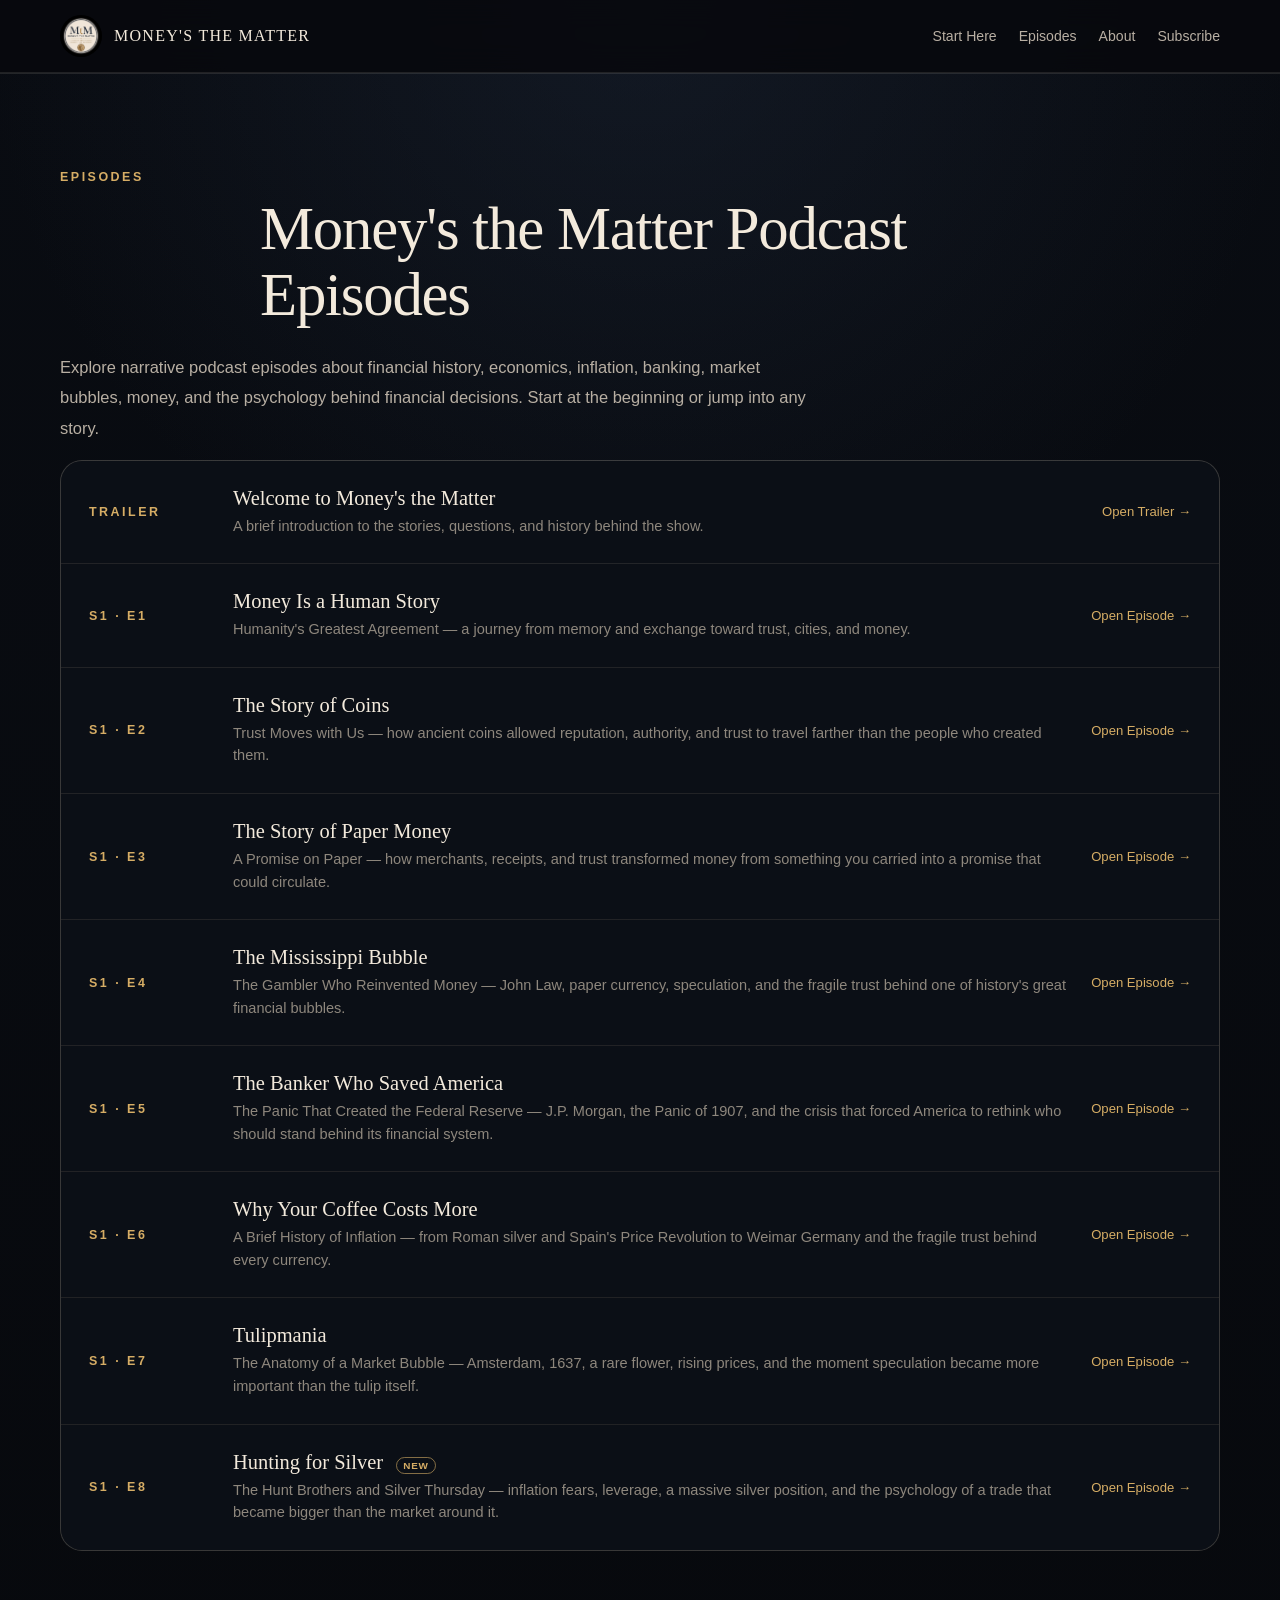
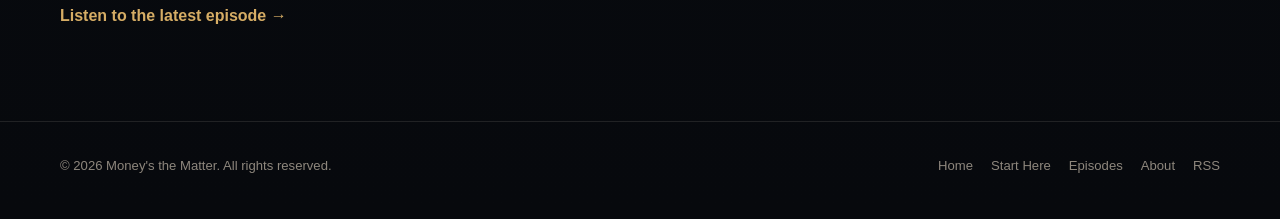
<file: episodes/index.html>
<!DOCTYPE html>
<html lang="en">

<head>

  <!-- =====================================================
       GOOGLE ANALYTICS
  ====================================================== --><script
    async
    src="https://www.googletagmanager.com/gtag/js?id=G-CKSZ8CZTVV">
  </script>

  <script>
    window.dataLayer = window.dataLayer || [];

    function gtag() {
      dataLayer.push(arguments);
    }

    gtag("js", new Date());
    gtag("config", "G-CKSZ8CZTVV");
  </script>


  <!-- =====================================================
       BASIC META
  ====================================================== -->

  <meta charset="UTF-8">

  <meta
    name="viewport"
    content="width=device-width, initial-scale=1.0"
  >

  <meta name="robots" content="index, follow, max-image-preview:large, max-snippet:-1, max-video-preview:-1">
  <meta name="author" content="Bryan Yach, CFP®">

  <title>
    Financial History & Economics Podcast Episodes | Money's the Matter
  </title>

  <meta
    name="description"
    content="Browse Money's the Matter episodes on financial history, economics, market bubbles, inflation, money, banking, and the psychology that shapes financial decisions."
  >

  <link
    rel="canonical"
    href="https://moneysthematter.com/episodes/"
  >


  <!-- =====================================================
       OPEN GRAPH
  ====================================================== -->

  <meta
    property="og:title"
    content="Financial History & Economics Podcast Episodes | Money's the Matter"
  >

  <meta
    property="og:description"
    content="Explore podcast episodes on financial history, economics, inflation, market bubbles, banking, money, and the psychology behind financial decisions."
  >

  <meta
    property="og:type"
    content="website"
  >

  <meta property="og:site_name" content="Money's the Matter">
  <meta property="og:locale" content="en_US">

  <meta
    property="og:url"
    content="https://moneysthematter.com/episodes/"
  >

  <meta
    property="og:image"
    content="https://moneysthematter.com/images/logo/mtm-logo.png"
  >


  <!-- =====================================================
       TWITTER / X
  ====================================================== -->

  <meta
    name="twitter:card"
    content="summary_large_image"
  >

  <meta
    name="twitter:title"
    content="Financial History & Economics Podcast Episodes | Money's the Matter"
  >

  <meta
    name="twitter:description"
    content="Explore podcast episodes on financial history, economics, inflation, market bubbles, banking, money, and the psychology behind financial decisions."
  >

  <meta
    name="twitter:image"
    content="https://moneysthematter.com/images/logo/mtm-logo.png"
  >

  <meta name="twitter:image:alt" content="Money's the Matter podcast artwork">


  <!-- =====================================================
       FAVICONS
  ====================================================== -->

  <link
    rel="icon"
    href="/favicon.ico"
    sizes="any"
  >

  <link
    rel="icon"
    type="image/png"
    sizes="32x32"
    href="/favicon-32x32.png"
  >

  <link
    rel="icon"
    type="image/png"
    sizes="16x16"
    href="/favicon-16x16.png"
  >

  <link
    rel="apple-touch-icon"
    sizes="180x180"
    href="/apple-touch-icon.png"
  >

  <link
    rel="manifest"
    href="/site.webmanifest"
  >

  <meta
    name="theme-color"
    content="#07090d"
  >


  <!-- =====================================================
       RSS
  ====================================================== -->

  <link
    rel="alternate"
    type="application/rss+xml"
    title="Money's the Matter RSS Feed"
    href="https://feeds.buzzsprout.com/2633998.rss"
  >


  <!-- =====================================================
       PODCAST STRUCTURED DATA
  ====================================================== -->

  <script type="application/ld+json">
{
  "@context": "https://schema.org",
  "@graph": [
    {
      "@type": "CollectionPage",
      "@id": "https://moneysthematter.com/episodes/#webpage",
      "url": "https://moneysthematter.com/episodes/",
      "name": "Financial History & Economics Podcast Episodes | Money's the Matter",
      "description": "Browse Money's the Matter episodes on financial history, economics, market bubbles, inflation, money, banking, and the psychology that shapes financial decisions.",
      "isPartOf": {
        "@id": "https://moneysthematter.com/#website"
      },
      "about": {
        "@id": "https://moneysthematter.com/#podcast"
      },
      "mainEntity": {
        "@id": "https://moneysthematter.com/episodes/#list"
      },
      "inLanguage": "en-US"
    },
    {
      "@type": "ItemList",
      "@id": "https://moneysthematter.com/episodes/#list",
      "name": "Money's the Matter Podcast Episodes",
      "numberOfItems": 9,
      "itemListElement": [
        {
          "@type": "ListItem",
          "position": 1,
          "url": "https://moneysthematter.com/episodes/trailer/",
          "name": "Welcome to Money's the Matter"
        },
        {
          "@type": "ListItem",
          "position": 2,
          "url": "https://moneysthematter.com/episodes/humanitys-greatest-agreement/",
          "name": "Money Is a Human Story"
        },
        {
          "@type": "ListItem",
          "position": 3,
          "url": "https://moneysthematter.com/episodes/trust-moves-with-us/",
          "name": "The Story of Coins"
        },
        {
          "@type": "ListItem",
          "position": 4,
          "url": "https://moneysthematter.com/episodes/a-promise-on-paper/",
          "name": "The Story of Paper Money"
        },
        {
          "@type": "ListItem",
          "position": 5,
          "url": "https://moneysthematter.com/episodes/the-mississippi-bubble/",
          "name": "The Mississippi Bubble"
        },
        {
          "@type": "ListItem",
          "position": 6,
          "url": "https://moneysthematter.com/episodes/the-banker-who-saved-america/",
          "name": "The Banker Who Saved America"
        },
        {
          "@type": "ListItem",
          "position": 7,
          "url": "https://moneysthematter.com/episodes/the-story-of-inflation/",
          "name": "Why Your Coffee Costs More"
        },
        {
          "@type": "ListItem",
          "position": 8,
          "url": "https://moneysthematter.com/episodes/tulipmania/",
          "name": "Tulipmania"
        },
        {
          "@type": "ListItem",
          "position": 9,
          "url": "https://moneysthematter.com/episodes/hunting-for-silver/",
          "name": "Hunting for Silver"
        }
      ]
    },
    {
      "@type": "PodcastSeries",
      "@id": "https://moneysthematter.com/#podcast",
      "name": "Money's the Matter",
      "url": "https://moneysthematter.com/",
      "description": "A narrative podcast exploring financial history, economics, markets, the psychology of money, and the human stories behind financial systems.",
      "image": "https://moneysthematter.com/images/logo/mtm-logo.png",
      "inLanguage": "en-US",
      "author": {
        "@id": "https://moneysthematter.com/#bryan-yach"
      },
      "webFeed": "https://feeds.buzzsprout.com/2633998.rss"
    },
    {
      "@type": "WebSite",
      "@id": "https://moneysthematter.com/#website",
      "url": "https://moneysthematter.com/",
      "name": "Money's the Matter",
      "inLanguage": "en-US"
    },
    {
      "@type": "Person",
      "@id": "https://moneysthematter.com/#bryan-yach",
      "name": "Bryan Yach",
      "honorificSuffix": "CFP®",
      "jobTitle": "Financial Planner and Podcast Host",
      "url": "https://moneysthematter.com/about/"
    }
  ]
}
  </script>


  <!-- =====================================================
       MAIN SITE CSS
  ====================================================== -->

  <link
    rel="stylesheet"
    href="/css/main.css"
  >


  <!-- =====================================================
       HOMEPAGE CSS
  ====================================================== -->

  <style>

    /* =====================================================
       PLATFORM BUTTONS
       The artwork itself already includes:
       - border
       - logo
       - service name
       - Listen on / Watch on
    ====================================================== */

    .hero-platforms {

      display: grid;

      grid-template-columns:
        repeat(4, minmax(0, 1fr));

      gap: 16px;

      margin-top: 32px;

      align-items: center;
    }


    .platform-image-link {

      display: flex;

      align-items: center;

      justify-content: center;

      width: 100%;

      padding: 0;

      margin: 0;

      border: 0;

      background: transparent;

      text-decoration: none;

      overflow: visible;

      transition:
        transform 160ms ease,
        filter 160ms ease;
    }


    .platform-image-link:hover {

      transform:
        translateY(-3px);

      filter:
        brightness(1.08);
    }


    .platform-image-link img {

      display: block;

      width: 100%;

      height: auto;

      max-width: 100%;

      object-fit: contain;
    }



    /* =====================================================
       HERO ACTIONS
    ====================================================== */

    .hero-actions {

      display: flex;

      justify-content: center;

      flex-wrap: wrap;

      gap: 14px;

      margin-top: 24px;
    }


    .primary-action,
    .secondary-action {

      display: inline-flex;

      align-items: center;

      justify-content: center;

      padding: 13px 20px;

      border-radius: 999px;

      font-family:
        Arial,
        Helvetica,
        sans-serif;

      font-size: 0.88rem;

      font-weight: 700;

      text-decoration: none;

      transition:
        transform 160ms ease,
        border-color 160ms ease,
        background 160ms ease;
    }


    .primary-action {

      border:
        1px solid #d6ad65;

      background:
        linear-gradient(
          135deg,
          #d6ad65,
          #b98a3d
        );

      color: #07090d;
    }


    .secondary-action {

      border:
        1px solid rgba(243, 234, 220, 0.18);

      background:
        rgba(7, 9, 13, 0.25);

      color: #b8afa3;
    }


    .primary-action:hover,
    .secondary-action:hover {

      transform:
        translateY(-2px);
    }



    /* =====================================================
       LATEST EPISODE
    ====================================================== */

    .latest-label {

      display: inline-block;

      margin-bottom: 10px;

      color: #d6ad65;

      font-family:
        Arial,
        Helvetica,
        sans-serif;

      font-size: 0.7rem;

      font-weight: 700;

      letter-spacing: 0.14em;

      text-transform: uppercase;
    }


    .latest-actions {

      display: flex;

      flex-wrap: wrap;

      gap: 12px;

      margin-top: 20px;
    }


    .latest-actions a {

      display: inline-flex;

      align-items: center;

      justify-content: center;

      padding: 10px 16px;

      border:
        1px solid rgba(185, 138, 61, 0.38);

      border-radius: 999px;

      color: inherit;

      font-family:
        Arial,
        Helvetica,
        sans-serif;

      font-size: 0.82rem;

      font-weight: 700;

      text-decoration: none;

      transition:
        border-color 160ms ease,
        transform 160ms ease,
        background 160ms ease;
    }


    .latest-actions a:first-child {

      background:
        linear-gradient(
          135deg,
          #d6ad65,
          #b98a3d
        );

      color: #07090d;

      border-color: #d6ad65;
    }


    .latest-actions a:hover {

      border-color:
        #d6ad65;

      transform:
        translateY(-2px);
    }



    /* =====================================================
       SHOW INTRO VIDEO
    ====================================================== */

    .show-intro {

      padding-top: 24px;
    }


    .show-intro-card {

      display: grid;

      grid-template-columns:
        minmax(220px, 0.62fr)
        minmax(0, 1.38fr);

      gap: clamp(28px, 5vw, 64px);

      align-items: center;

      padding: clamp(28px, 5vw, 64px);

      border:
        1px solid rgba(214, 173, 101, 0.22);

      border-radius: 24px;

      background:
        radial-gradient(
          circle at 12% 10%,
          rgba(214, 173, 101, 0.12),
          transparent 34%
        ),
        rgba(14, 17, 23, 0.78);

      box-shadow:
        0 28px 80px rgba(0, 0, 0, 0.28);
    }


    .show-intro-copy {

      margin: 18px 0 0;

      color: #b8afa3;

      line-height: 1.75;
    }


    .video-frame {

      position: relative;

      overflow: hidden;

      aspect-ratio: 16 / 9;

      border:
        1px solid rgba(243, 234, 220, 0.14);

      border-radius: 16px;

      background: #000;

      box-shadow:
        0 20px 52px rgba(0, 0, 0, 0.42);
    }


    .video-frame iframe {

      position: absolute;

      inset: 0;

      width: 100%;

      height: 100%;

      border: 0;
    }



    /* =====================================================
       EPISODE LIST
    ====================================================== */

    .episode-new {

      display: inline-block;

      margin-left: 8px;

      padding:
        2px 6px;

      border:
        1px solid rgba(214, 173, 101, 0.6);

      border-radius: 999px;

      color: #d6ad65;

      font-family:
        Arial,
        Helvetica,
        sans-serif;

      font-size: 0.62rem;

      font-weight: 700;

      letter-spacing: 0.08em;

      text-transform: uppercase;
    }


    .episode-row-links a {

      white-space: nowrap;
    }



    /* =====================================================
       LISTEN SECTION
    ====================================================== */

    .listen-card .hero-platforms {

      margin-top: 26px;
    }


    .rss-under-platforms {

      display: inline-block;

      margin-top: 24px;
    }



    /* =====================================================
       RESPONSIVE
    ====================================================== */

    @media
    (max-width: 900px) {

      .hero-platforms {

        grid-template-columns:
          repeat(2, minmax(0, 1fr));

        gap: 14px;
      }


      .show-intro-card {

        grid-template-columns: 1fr;
      }

    }


    @media
    (max-width: 520px) {

      .hero-platforms {

        grid-template-columns: 1fr;

        max-width: 360px;

        margin-left: auto;

        margin-right: auto;
      }


      .hero-actions {

        flex-direction: column;
      }


      .primary-action,
      .secondary-action {

        width: 100%;
      }

    }

  </style>

</head>



<body>


  <!-- =====================================================
       HEADER
  ====================================================== -->

  <header class="site-header">

    <div class="shell nav">


      <a
        class="brand"
        href="/"
        aria-label="Money's the Matter home"
      >

        <img
          class="brand-mark"
          src="/images/logo/mtm-logo.png"
          alt=""
        >

        <span class="brand-name">
          Money's the Matter
        </span>

      </a>



      <nav
        class="nav-links"
        aria-label="Primary navigation"
      >

        <a href="/episodes/trailer/">
          Start Here
        </a>

        <a href="/episodes/">
          Episodes
        </a>

        <a href="/about/">
          About
        </a>

        <a href="/#listen">
          Subscribe
        </a>

      </nav>


    </div>

  </header>



  <main id="top">
    <!-- =====================================================
         EPISODE ARCHIVE
    ====================================================== -->

    <section
      class="section"
      id="episodes"
    >

      <div class="shell">


        <p class="section-kicker">

          Episodes

        </p>


        <h1 class="section-title">

          Money's the Matter Podcast Episodes

        </h1>

        <p class="about-detail" style="max-width: 760px; margin-top: 18px;">
          Explore narrative podcast episodes about financial history, economics,
          inflation, banking, market bubbles, money, and the psychology behind
          financial decisions. Start at the beginning or jump into any story.
        </p>



        <div class="episodes-list">



          <!-- TRAILER -->

          <article class="episode-row">


            <span class="episode-row-number">

              Trailer

            </span>


            <span>


              <a
                class="episode-row-title"
                href="/episodes/trailer/"
                style="
                  color: inherit;
                  text-decoration: none;
                "
              >

                Welcome to Money's the Matter

              </a>


              <span class="episode-row-copy">

                A brief introduction to the stories,
                questions, and history behind the show.

              </span>


            </span>


            <span class="episode-row-links">


              <a
                href="/episodes/trailer/"
              >

                Open Trailer →

              </a>


            </span>


          </article>



          <!-- EPISODE ONE -->

          <article class="episode-row">


            <span class="episode-row-number">

              S1 · E1

            </span>


            <span>


              <a
                class="episode-row-title"
                href="/episodes/humanitys-greatest-agreement/"
                style="
                  color: inherit;
                  text-decoration: none;
                "
              >

                Money Is a Human Story

              </a>


              <span class="episode-row-copy">

                Humanity's Greatest Agreement —
                a journey from memory and exchange
                toward trust, cities, and money.

              </span>


            </span>


            <span class="episode-row-links">


              <a
                href="/episodes/humanitys-greatest-agreement/"
              >

                Open Episode →

              </a>


            </span>


          </article>



          <!-- EPISODE TWO -->

          <article class="episode-row">


            <span class="episode-row-number">

              S1 · E2

            </span>


            <span>


              <a
                class="episode-row-title"
                href="/episodes/trust-moves-with-us/"
                style="
                  color: inherit;
                  text-decoration: none;
                "
              >

                The Story of Coins

              </a>


              <span class="episode-row-copy">

                Trust Moves with Us — how ancient coins
                allowed reputation, authority, and trust
                to travel farther than the people who
                created them.

              </span>


            </span>


            <span class="episode-row-links">


              <a
                href="/episodes/trust-moves-with-us/"
              >

                Open Episode →

              </a>


            </span>


          </article>



          <!-- EPISODE THREE -->

          <article class="episode-row">


            <span class="episode-row-number">

              S1 · E3

            </span>


            <span>


              <a
                class="episode-row-title"
                href="/episodes/a-promise-on-paper/"
                style="
                  color: inherit;
                  text-decoration: none;
                "
              >

                The Story of Paper Money

              </a>


              <span class="episode-row-copy">

                A Promise on Paper — how merchants, receipts,
                and trust transformed money from something
                you carried into a promise that could circulate.

              </span>


            </span>


            <span class="episode-row-links">


              <a
                href="/episodes/a-promise-on-paper/"
              >

                Open Episode →

              </a>


            </span>


          </article>


          <!-- EPISODE FOUR -->

          <article class="episode-row">


            <span class="episode-row-number">

              S1 · E4

            </span>


            <span>


              <a
                class="episode-row-title"
                href="/episodes/the-mississippi-bubble/"
                style="
                  color: inherit;
                  text-decoration: none;
                "
              >

                The Mississippi Bubble

              </a>


              <span class="episode-row-copy">

                The Gambler Who Reinvented Money —
                John Law, paper currency, speculation,
                and the fragile trust behind one of
                history's great financial bubbles.

              </span>


            </span>


            <span class="episode-row-links">


              <a
                href="/episodes/the-mississippi-bubble/"
              >

                Open Episode →

              </a>


            </span>


          </article>


          <!-- EPISODE FIVE -->

          <article class="episode-row">

            <span class="episode-row-number">
              S1 · E5
            </span>

            <span>

              <a
                class="episode-row-title"
                href="/episodes/the-banker-who-saved-america/"
                style="
                  color: inherit;
                  text-decoration: none;
                "
              >
                The Banker Who Saved America
              </a>

              <span class="episode-row-copy">
                The Panic That Created the Federal Reserve —
                J.P. Morgan, the Panic of 1907, and the crisis
                that forced America to rethink who should stand
                behind its financial system.
              </span>

            </span>

            <span class="episode-row-links">
              <a href="/episodes/the-banker-who-saved-america/">
                Open Episode →
              </a>
            </span>

          </article>


          <!-- EPISODE SIX -->

          <article class="episode-row">

            <span class="episode-row-number">
              S1 · E6
            </span>

            <span>

              <a
                class="episode-row-title"
                href="/episodes/the-story-of-inflation/"
                style="
                  color: inherit;
                  text-decoration: none;
                "
              >
                Why Your Coffee Costs More
              </a>

              <span class="episode-row-copy">
                A Brief History of Inflation — from Roman silver
                and Spain's Price Revolution to Weimar Germany
                and the fragile trust behind every currency.
              </span>

            </span>

            <span class="episode-row-links">
              <a href="/episodes/the-story-of-inflation/">
                Open Episode →
              </a>
            </span>

          </article>

          <!-- EPISODE SEVEN -->

          <article class="episode-row">

            <span class="episode-row-number">
              S1 · E7
            </span>

            <span>

              <a
                class="episode-row-title"
                href="/episodes/tulipmania/"
                style="
                  color: inherit;
                  text-decoration: none;
                "
              >
                Tulipmania
              </a>

              <span class="episode-row-copy">
                The Anatomy of a Market Bubble — Amsterdam, 1637,
                a rare flower, rising prices, and the moment speculation
                became more important than the tulip itself.
              </span>

            </span>

            <span class="episode-row-links">
              <a href="/episodes/tulipmania/">
                Open Episode →
              </a>
            </span>

          </article>


          <!-- EPISODE EIGHT -->

          <article class="episode-row">

            <span class="episode-row-number">
              S1 · E8
            </span>

            <span>

              <a
                class="episode-row-title"
                href="/episodes/hunting-for-silver/"
                style="
                  color: inherit;
                  text-decoration: none;
                "
              >
                Hunting for Silver
                <span class="episode-new">
                  New
                </span>
              </a>

              <span class="episode-row-copy">
                The Hunt Brothers and Silver Thursday — inflation fears,
                leverage, a massive silver position, and the psychology
                of a trade that became bigger than the market around it.
              </span>

            </span>

            <span class="episode-row-links">
              <a href="/episodes/hunting-for-silver/">
                Open Episode →
              </a>
            </span>

          </article>



        </div>



        <div
          style="
            margin-top: 32px;
          "
        >


          <a
            class="rss-link"
            href="/episodes/hunting-for-silver/"
          >

            Listen to the latest episode →

          </a>


        </div>


      </div>

    </section>
  </main>



  <!-- =====================================================
       FOOTER
  ====================================================== -->

  <footer class="site-footer">

    <div class="shell footer-row">


      <span>

        © 2026 Money's the Matter.
        All rights reserved.

      </span>


      <div class="footer-links">


        <a href="/">
          Home
        </a>


        <a href="/episodes/trailer/">
          Start Here
        </a>


        <a href="/episodes/">
          Episodes
        </a>


        <a href="/about/">
          About
        </a>


        <a
          href="https://feeds.buzzsprout.com/2633998.rss"
          target="_blank"
          rel="noopener noreferrer"
        >

          RSS

        </a>


      </div>


    </div>

  </footer>


</body>

</html>
</file>
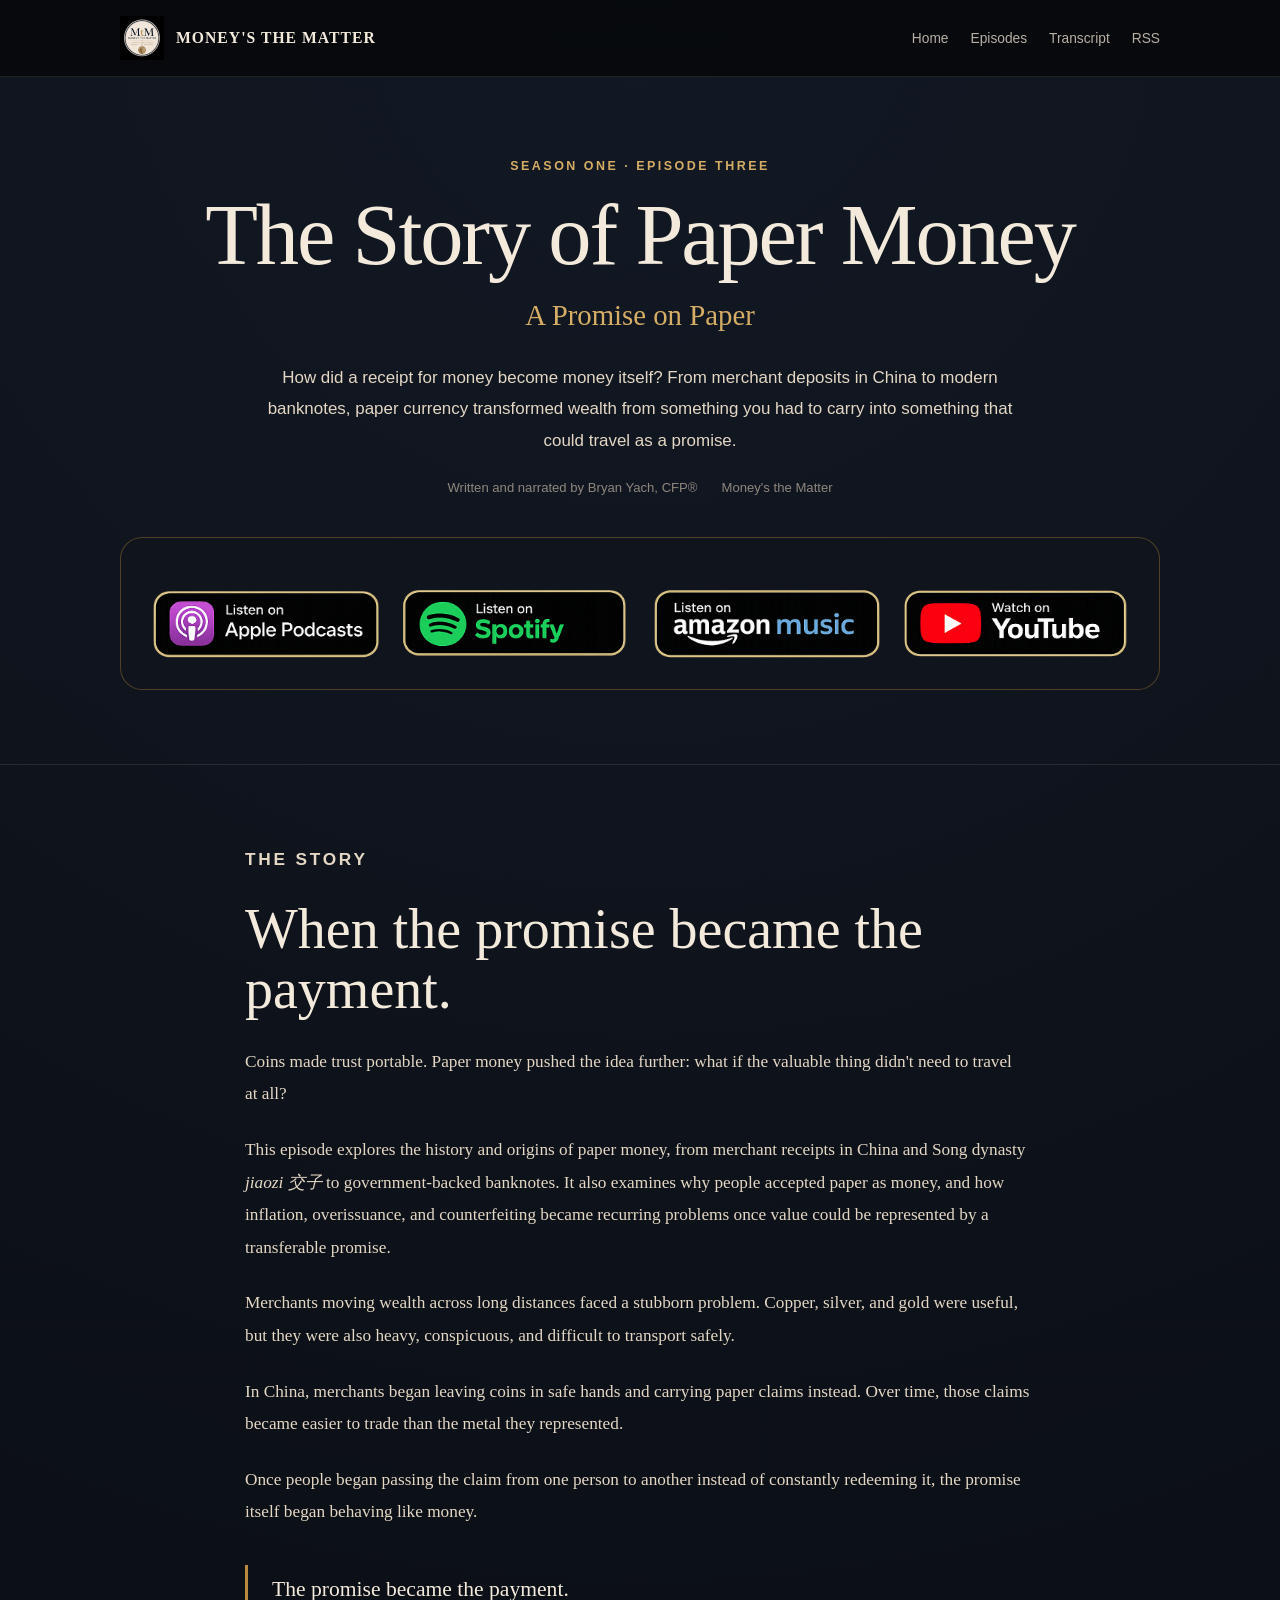
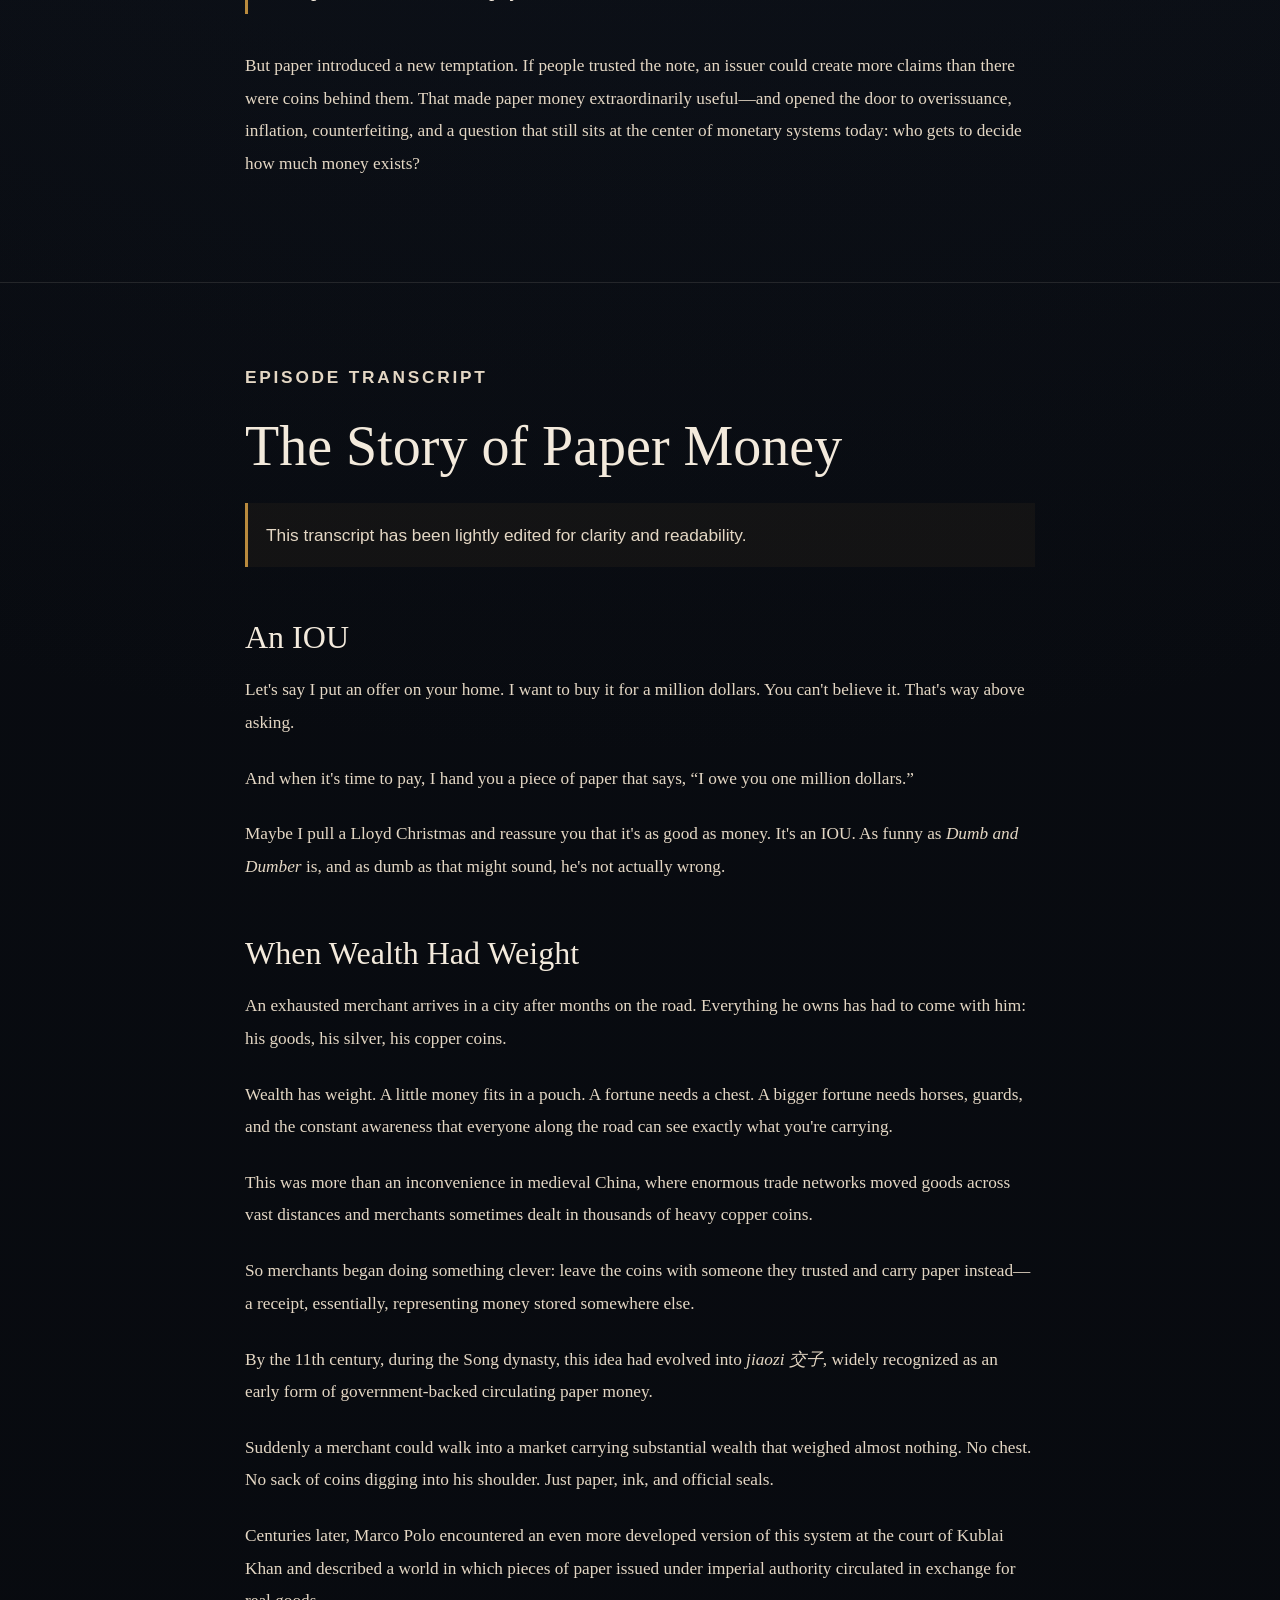
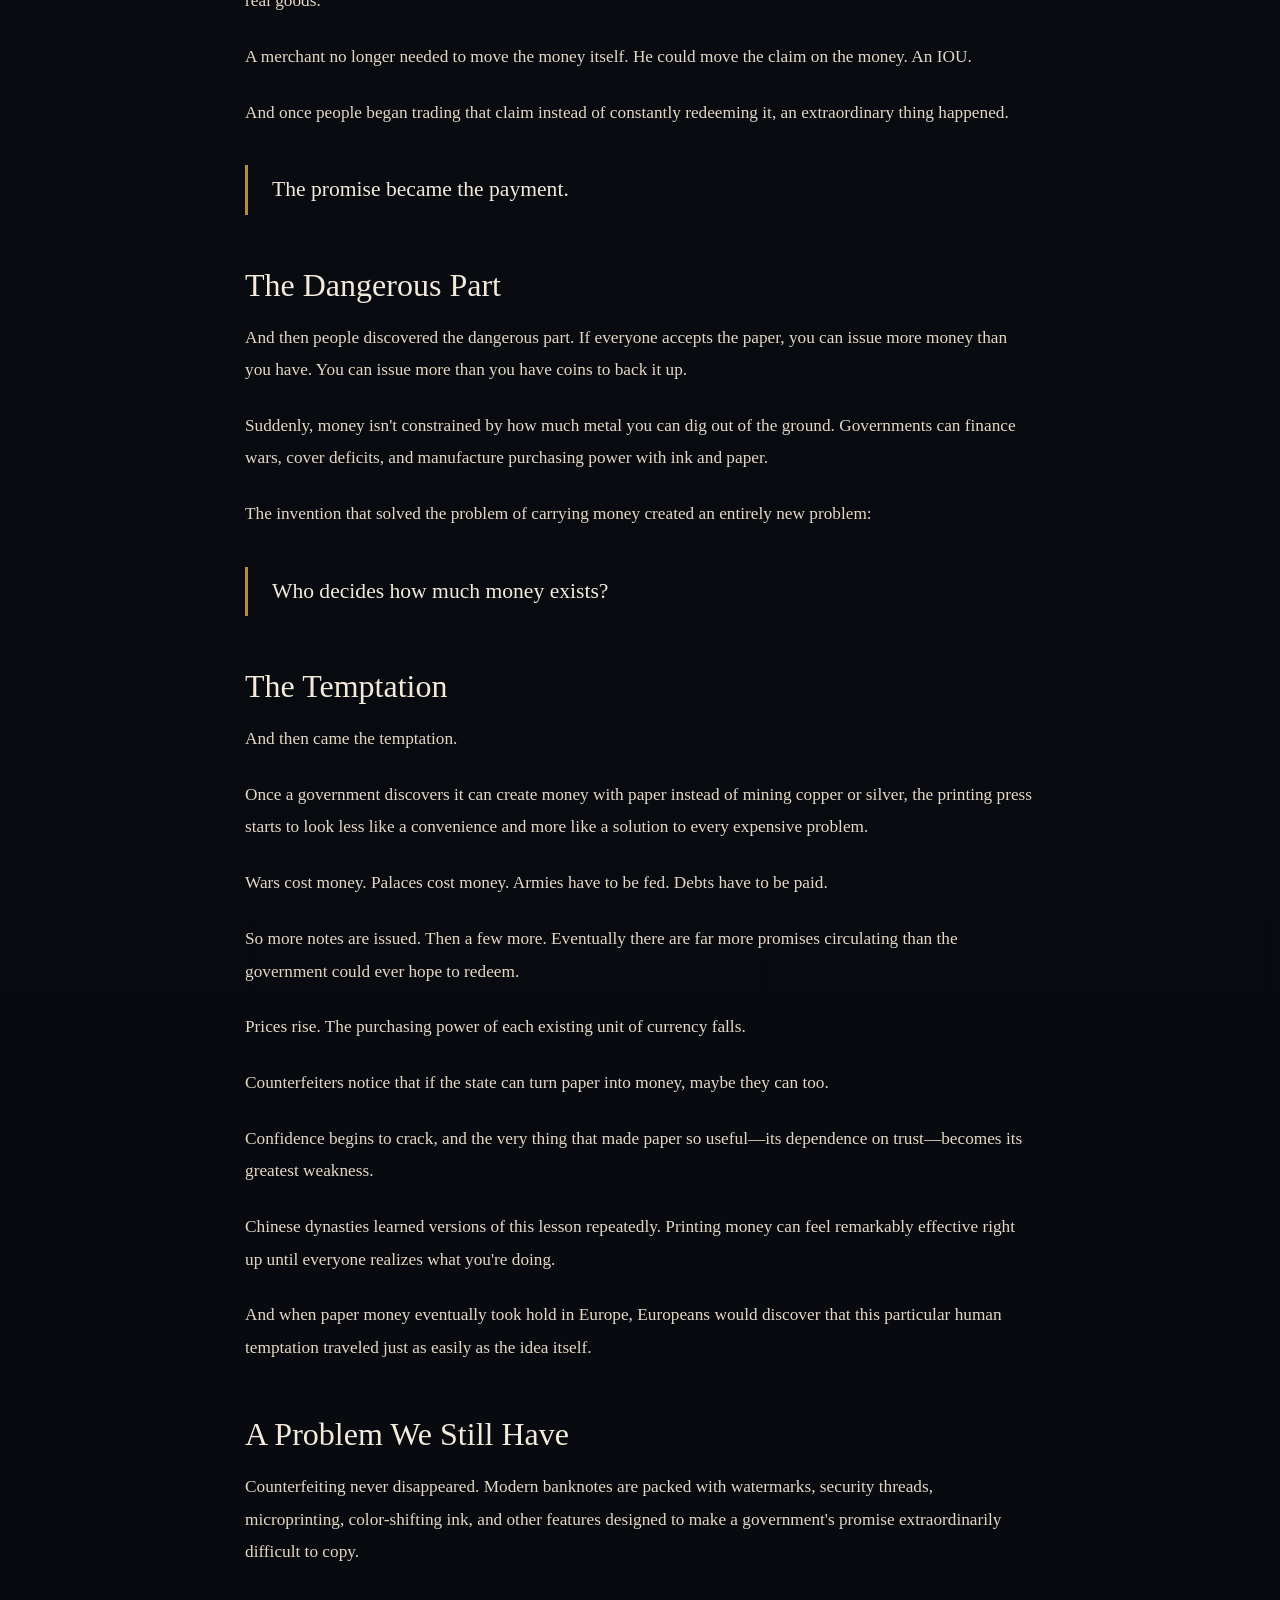
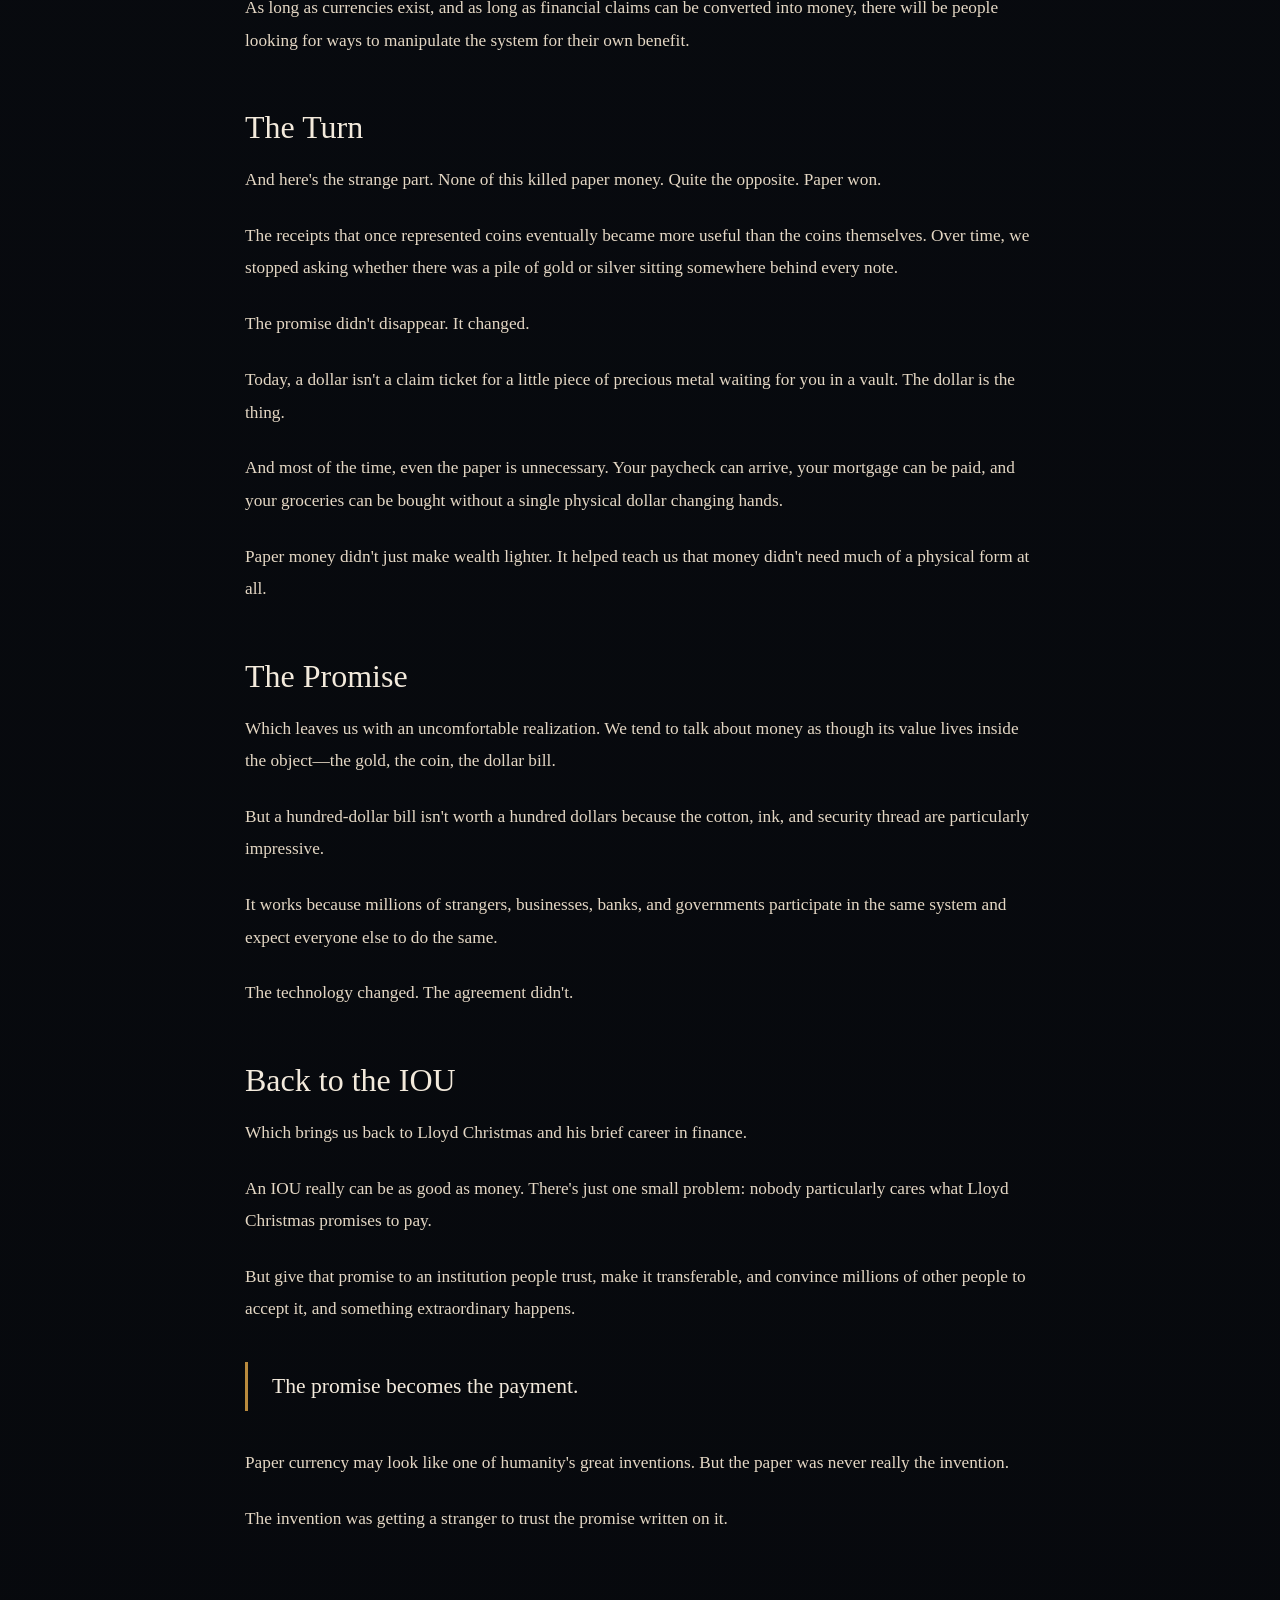
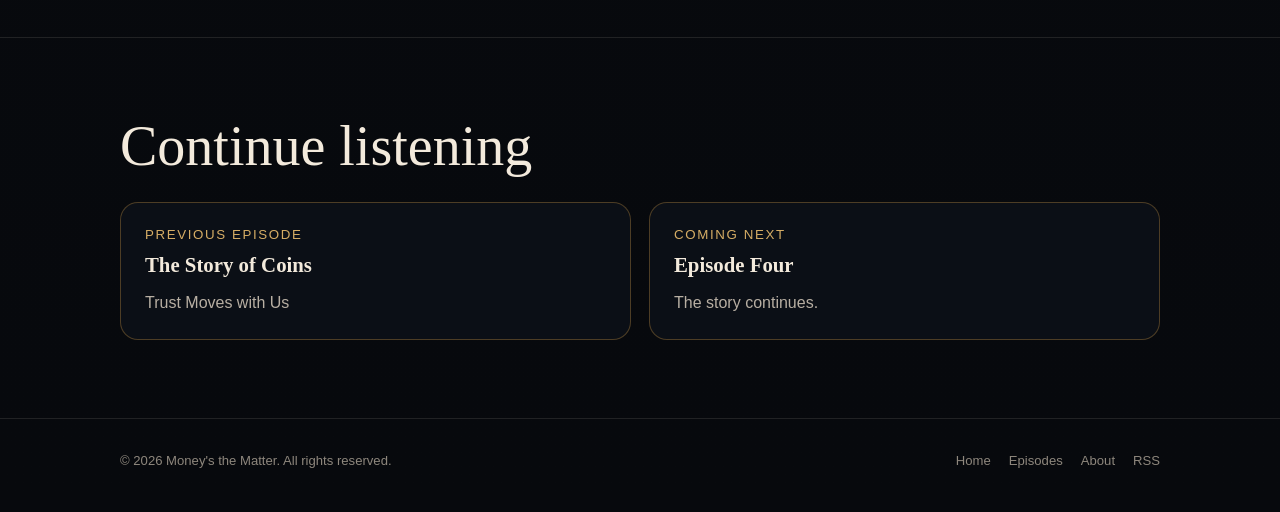
<file: episodes/a-promise-on-paper/index.html>
<!DOCTYPE html>
<html lang="en">

<head>

  <!-- =====================================================
       GOOGLE ANALYTICS
  ====================================================== -->

  <script
    async
    src="https://www.googletagmanager.com/gtag/js?id=G-CKSZ8CZTVV">
  </script>

  <script>
    window.dataLayer = window.dataLayer || [];

    function gtag() {
      dataLayer.push(arguments);
    }

    gtag('js', new Date());
    gtag('config', 'G-CKSZ8CZTVV');
  </script>


  <!-- =====================================================
       BASIC META
  ====================================================== -->

  <meta charset="UTF-8">

  <meta
    name="viewport"
    content="width=device-width, initial-scale=1.0"
  >

  <title>
    Who Invented Paper Money? China & the History of Banknotes | Money's the Matter
  </title>

  <meta
    name="description"
    content="Who invented paper money? Explore its origins in China, Song dynasty jiaozi, 交子, merchant receipts, early banknotes, inflation, counterfeiting, and why paper has value."
  >

  <link
    rel="canonical"
    href="https://moneysthematter.com/episodes/a-promise-on-paper/"
  >


  <!-- =====================================================
       OPEN GRAPH
  ====================================================== -->

  <meta
    property="og:title"
    content="Who Invented Paper Money? China & the History of Banknotes"
  >

  <meta
    property="og:description"
    content="Follow paper money from merchant receipts and Song dynasty jiaozi in China to banknotes, inflation, counterfeiting, and modern currency."
  >

  <meta
    property="og:type"
    content="article"
  >

  <meta
    property="og:url"
    content="https://moneysthematter.com/episodes/a-promise-on-paper/"
  >

  <meta
    property="og:image"
    content="https://moneysthematter.com/images/logo/mtm-logo.png"
  >


  

  <meta property="og:site_name" content="Money's the Matter">
  <meta property="article:author" content="Bryan Yach">

<!-- =====================================================
       FAVICONS
  ====================================================== -->

  <link
    rel="icon"
    type="image/png"
    sizes="32x32"
    href="/favicon-32x32.png"
  >

  <link
    rel="icon"
    type="image/png"
    sizes="16x16"
    href="/favicon-16x16.png"
  >

  <link
    rel="apple-touch-icon"
    href="/apple-touch-icon.png"
  >

  <link
    rel="manifest"
    href="/site.webmanifest"
  >

  <meta
    name="theme-color"
    content="#07090d"
  >


  <!-- =====================================================
       RSS
  ====================================================== -->

  <link
    rel="alternate"
    type="application/rss+xml"
    title="Money's the Matter RSS Feed"
    href="https://feeds.buzzsprout.com/2633998.rss"
  >


  <!-- =====================================================
       PODCAST STRUCTURED DATA
  ====================================================== -->

  <script type="application/ld+json">
  {
    "@context": "https://schema.org",
    "@graph": [
      {
        "@type": "PodcastEpisode",
        "@id": "https://moneysthematter.com/episodes/a-promise-on-paper/#episode",
        "name": "The Story of Paper Money — A Promise on Paper",
        "headline": "Who Invented Paper Money? China and the History of Banknotes",
        "episodeNumber": 3,
        "description": "Who invented paper money? Explore its origins in China, Song dynasty jiaozi, merchant receipts, early banknotes, inflation, counterfeiting, and why paper has value.",
        "url": "https://moneysthematter.com/episodes/a-promise-on-paper/",
        "image": "https://moneysthematter.com/images/logo/mtm-logo.png",
        "inLanguage": "en-US",
        "keywords": [
          "history of paper money",
          "who invented paper money",
          "origins of paper money",
          "Song dynasty jiaozi",
          "paper money in China",
          "history of banknotes",
          "why paper money has value",
          "currency inflation",
          "counterfeiting"
        ],
        "author": {
          "@type": "Person",
          "@id": "https://moneysthematter.com/#bryan-yach",
          "name": "Bryan Yach",
          "honorificSuffix": "CFP®",
          "jobTitle": "Financial Planner and Podcast Host"
        },
        "partOfSeries": {
          "@type": "PodcastSeries",
          "@id": "https://moneysthematter.com/#podcast",
          "name": "Money's the Matter",
          "url": "https://moneysthematter.com/"
        },
        "mainEntityOfPage": {
          "@id": "https://moneysthematter.com/episodes/a-promise-on-paper/#webpage"
        }
      },
      {
        "@type": "WebPage",
        "@id": "https://moneysthematter.com/episodes/a-promise-on-paper/#webpage",
        "url": "https://moneysthematter.com/episodes/a-promise-on-paper/",
        "name": "Who Invented Paper Money? China & the History of Banknotes | Money's the Matter",
        "description": "Who invented paper money? Explore its origins in China, Song dynasty jiaozi, merchant receipts, early banknotes, inflation, counterfeiting, and why paper has value.",
        "isPartOf": {"@id": "https://moneysthematter.com/#website"},
        "about": {"@id": "https://moneysthematter.com/episodes/a-promise-on-paper/#episode"},
        "breadcrumb": {"@id": "https://moneysthematter.com/episodes/a-promise-on-paper/#breadcrumb"},
        "inLanguage": "en-US"
      },
      {
        "@type": "BreadcrumbList",
        "@id": "https://moneysthematter.com/episodes/a-promise-on-paper/#breadcrumb",
        "itemListElement": [
          {"@type": "ListItem", "position": 1, "name": "Money's the Matter", "item": "https://moneysthematter.com/"},
          {"@type": "ListItem", "position": 2, "name": "Episodes", "item": "https://moneysthematter.com/episodes/"},
          {"@type": "ListItem", "position": 3, "name": "Episode Three: The Story of Paper Money", "item": "https://moneysthematter.com/episodes/a-promise-on-paper/"}
        ]
      }
    ]
  }
  </script>


  <!-- =====================================================
       CSS
  ====================================================== -->

  <style>

    :root {
      --background: #07090d;
      --background-soft: #0b0f16;
      --panel: rgba(17, 21, 29, 0.78);
      --cream: #f3eadc;
      --cream-soft: #e4d7c4;
      --muted: #b8afa3;
      --muted-dark: #8e877d;
      --gold: #b98a3d;
      --gold-light: #d6ad65;
      --border: rgba(185, 138, 61, 0.38);
      --border-soft: rgba(243, 234, 220, 0.11);
      --sans: Arial, Helvetica, sans-serif;
      --serif: Georgia, "Times New Roman", serif;
    }

    * {
      box-sizing: border-box;
    }

    html {
      scroll-behavior: smooth;
    }

    body {
      margin: 0;
      color: var(--cream);
      background:
        radial-gradient(
          circle at 50% 0%,
          rgba(32, 43, 61, 0.42),
          transparent 34%
        ),
        linear-gradient(
          180deg,
          #090c12 0%,
          var(--background) 100%
        );
      font-family: var(--serif);
    }

    a {
      color: inherit;
    }

    img {
      max-width: 100%;
    }

    .shell {
      width: min(1040px, calc(100% - 36px));
      margin: 0 auto;
    }


    /* =====================================================
       HEADER
    ====================================================== */

    .site-header {
      position: sticky;
      top: 0;
      z-index: 20;
      border-bottom: 1px solid var(--border-soft);
      background: rgba(7, 9, 13, 0.92);
      backdrop-filter: blur(14px);
    }

    .nav {
      min-height: 76px;
      display: flex;
      align-items: center;
      justify-content: space-between;
      gap: 24px;
    }

    .brand {
      display: inline-flex;
      align-items: center;
      gap: 12px;
      text-decoration: none;
    }

    .brand img {
      width: 44px;
      height: 44px;
      object-fit: contain;
      flex-shrink: 0;
    }

    .brand span {
      color: var(--cream);
      font-size: 0.98rem;
      font-weight: 600;
      letter-spacing: 0.065em;
      text-transform: uppercase;
    }

    .nav-links {
      display: flex;
      gap: 22px;
      font-family: var(--sans);
      font-size: 0.86rem;
    }

    .nav-links a {
      color: var(--muted);
      text-decoration: none;
      transition: color 150ms ease;
    }

    .nav-links a:hover {
      color: var(--cream);
    }


    /* =====================================================
       HERO
    ====================================================== */

    .hero {
      padding: 82px 0 74px;
      text-align: center;
    }

    .episode-label {
      margin: 0 0 18px;
      color: var(--gold-light);
      font-family: var(--sans);
      font-size: 0.78rem;
      font-weight: 700;
      letter-spacing: 0.2em;
      text-transform: uppercase;
    }

    h1 {
      max-width: 920px;
      margin: 0 auto;
      font-size: clamp(2.7rem, 7vw, 5.4rem);
      font-weight: 500;
      letter-spacing: -0.025em;
      line-height: 1.02;
    }

    .subtitle {
      margin: 20px 0 0;
      color: var(--gold-light);
      font-size: clamp(1.25rem, 2.8vw, 1.8rem);
    }

    .dek {
      max-width: 760px;
      margin: 30px auto 0;
      color: var(--cream-soft);
      font-family: var(--sans);
      font-size: 1.06rem;
      line-height: 1.85;
    }

    .episode-meta {
      margin-top: 24px;
      display: flex;
      justify-content: center;
      flex-wrap: wrap;
      gap: 10px 24px;
      color: var(--muted-dark);
      font-family: var(--sans);
      font-size: 0.82rem;
    }


    /* =====================================================
       PLAYER CARD
    ====================================================== */

    .player-card {
      margin-top: 42px;
      padding: 26px;
      border: 1px solid var(--border);
      border-radius: 22px;
      background: var(--panel);
    }

    .episode-player {
      width: 100%;
      overflow: hidden;
      border-radius: 15px;
    }

    .player-placeholder {
      padding: 26px 24px;
      border: 1px dashed var(--border);
      border-radius: 15px;
      color: var(--muted);
      font-family: var(--sans);
      line-height: 1.65;
      text-align: left;
    }

    .player-placeholder strong {
      display: block;
      margin-bottom: 6px;
      color: var(--cream);
    }


    /* =====================================================
       PODCAST PLATFORM BUTTONS
    ====================================================== */

    .platform-grid {
      display: grid;
      grid-template-columns: repeat(4, minmax(0, 1fr));
      gap: 16px;
      margin-top: 20px;
      align-items: center;
    }

    .platform-image-link {
      display: flex;
      align-items: center;
      justify-content: center;
      width: 100%;
      padding: 0;
      margin: 0;
      border: 0;
      background: transparent;
      text-decoration: none;
      overflow: visible;
      transition:
        transform 160ms ease,
        filter 160ms ease;
    }

    .platform-image-link:hover {
      transform: translateY(-3px);
      filter: brightness(1.08);
    }

    .platform-image-link img {
      display: block;
      width: 100%;
      height: auto;
      max-width: 100%;
      object-fit: contain;
    }


    /* =====================================================
       CONTENT
    ====================================================== */

    .section {
      padding: 78px 0;
      border-top: 1px solid var(--border-soft);
    }

    .episode-content {
      max-width: 790px;
      margin: 0 auto;
    }

    .section h2 {
      margin: 0 0 26px;
      font-size: clamp(2rem, 4.5vw, 3.5rem);
      font-weight: 500;
      line-height: 1.08;
    }

    .section-kicker {
      margin: 0 0 12px;
      color: var(--gold-light);
      font-family: var(--sans);
      font-size: 0.75rem;
      font-weight: 700;
      letter-spacing: 0.16em;
      text-transform: uppercase;
    }

    .summary {
      max-width: 780px;
      color: var(--cream-soft);
      font-size: 1.27rem;
      line-height: 1.65;
    }

    .episode-content h3 {
      margin: 52px 0 18px;
      color: var(--cream);
      font-size: clamp(1.4rem, 3vw, 2rem);
      font-weight: 500;
    }

    .episode-content p {
      margin: 0 0 1.35em;
      color: var(--cream-soft);
      font-size: 1.08rem;
      line-height: 1.88;
    }

    .episode-content blockquote {
      margin: 36px 0;
      padding: 8px 0 8px 24px;
      border-left: 3px solid var(--gold);
      color: var(--cream);
      font-size: 1.35rem;
      line-height: 1.55;
    }

    .transcript-note {
      margin-bottom: 30px;
      padding: 16px 18px;
      border-left: 3px solid var(--gold);
      background: rgba(185, 138, 61, 0.06);
      color: var(--muted);
      font-family: var(--sans);
      font-size: 0.88rem;
      line-height: 1.6;
    }


    /* =====================================================
       CONTINUE LISTENING
    ====================================================== */

    .continue-grid {
      display: grid;
      grid-template-columns: repeat(2, minmax(0, 1fr));
      gap: 18px;
    }

    .continue-card {
      padding: 24px;
      border: 1px solid var(--border);
      border-radius: 18px;
      background: var(--background-soft);
      text-decoration: none;
      transition:
        border-color 160ms ease,
        transform 160ms ease;
    }

    .continue-card:hover {
      border-color: var(--gold-light);
      transform: translateY(-2px);
    }

    .continue-card small {
      display: block;
      margin-bottom: 9px;
      color: var(--gold-light);
      font-family: var(--sans);
      letter-spacing: 0.12em;
      text-transform: uppercase;
    }

    .continue-card strong {
      display: block;
      font-size: 1.3rem;
      line-height: 1.35;
    }

    .continue-card p {
      margin: 10px 0 0;
      color: var(--muted);
      font-family: var(--sans);
      line-height: 1.6;
    }


    /* =====================================================
       FOOTER
    ====================================================== */

    footer {
      padding: 34px 0 44px;
      border-top: 1px solid var(--border-soft);
      color: var(--muted-dark);
      font-family: var(--sans);
      font-size: 0.82rem;
    }

    .footer-row {
      display: flex;
      justify-content: space-between;
      gap: 18px;
      flex-wrap: wrap;
    }

    .footer-links {
      display: flex;
      flex-wrap: wrap;
      gap: 18px;
    }

    .footer-row a {
      text-decoration: none;
    }


    /* =====================================================
       MOBILE
    ====================================================== */

    @media (max-width: 780px) {

      .nav-links {
        display: none;
      }

      .platform-grid {
        grid-template-columns: repeat(2, minmax(0, 1fr));
      }

      .continue-grid {
        grid-template-columns: 1fr;
      }

    }

    @media (max-width: 520px) {

      .shell {
        width: min(100% - 24px, 1040px);
      }

      .hero {
        padding: 54px 0 58px;
      }

      .platform-grid {
        grid-template-columns: 1fr;
      }

      .player-card {
        padding: 16px;
      }

      .brand span {
        font-size: 0.86rem;
      }

    }

  </style>

</head>



<body>


  <!-- =====================================================
       HEADER
  ====================================================== -->

  <header class="site-header">

    <div class="shell nav">

      <a
        class="brand"
        href="/"
        aria-label="Money's the Matter home"
      >

        <img
          src="/images/logo/mtm-logo.png"
          alt="Money's the Matter"
        >

        <span>
          Money's the Matter
        </span>

      </a>


      <nav
        class="nav-links"
        aria-label="Primary navigation"
      >

        <a href="/">
          Home
        </a>

        <a href="/episodes/">
          Episodes
        </a>

        <a href="#transcript">
          Transcript
        </a>

        <a
          href="https://feeds.buzzsprout.com/2633998.rss"
          target="_blank"
          rel="noopener noreferrer"
        >
          RSS
        </a>

      </nav>

    </div>

  </header>



  <main>


    <!-- =====================================================
         HERO
    ====================================================== -->

    <section class="hero">

      <div class="shell">

        <p class="episode-label">
          Season One · Episode Three
        </p>

        <h1>
          The Story of Paper Money
        </h1>

        <p class="subtitle">
          A Promise on Paper
        </p>

        <p class="dek">

          How did a receipt for money become money itself?

          From merchant deposits in China to modern banknotes,
          paper currency transformed wealth from something
          you had to carry into something that could travel
          as a promise.

        </p>

        <div class="episode-meta">

          <span>
            Written and narrated by Bryan Yach, CFP®
          </span>

          <span>
            Money's the Matter
          </span>

        </div>


        <!-- =================================================
             PLAYER + PODCAST APPS
        ================================================== -->

        <div class="player-card">

          <div class="episode-player">
            <div id="buzzsprout-player-19626615"></div>
            <script
              src="https://www.buzzsprout.com/2633998/episodes/19626615-the-story-of-paper-money-a-promise-on-paper.js?container_id=buzzsprout-player-19626615&amp;player=small"
              type="text/javascript"
              charset="utf-8">
            </script>

          </div>


          <div
            class="platform-grid"
            aria-label="Listen to Money's the Matter"
          >

            <a
              class="platform-image-link"
              href="https://podcasts.apple.com/podcast/id6797090925"
              target="_blank"
              rel="noopener noreferrer"
              aria-label="Listen on Apple Podcasts"
            >
              <img
                src="/assets/badges/applelink.png"
                alt="Listen on Apple Podcasts"
              >
            </a>

            <a
              class="platform-image-link"
              href="https://open.spotify.com/show/033ZMVAOk3TJEkOdaIOEJC"
              target="_blank"
              rel="noopener noreferrer"
              aria-label="Listen on Spotify"
            >
              <img
                src="/assets/badges/spotifylink.png"
                alt="Listen on Spotify"
              >
            </a>

            <a
              class="platform-image-link"
              href="https://music.amazon.com/podcasts/750e1dbd-d1ed-47b5-9a2e-bfb49ba24e11"
              target="_blank"
              rel="noopener noreferrer"
              aria-label="Listen on Amazon Music"
            >
              <img
                src="/assets/badges/amazonlink.png"
                alt="Listen on Amazon Music"
              >
            </a>

            <a
              class="platform-image-link"
              href="https://youtube.com/@moneysthematter"
              target="_blank"
              rel="noopener noreferrer"
              aria-label="Watch Money's the Matter on YouTube"
            >
              <img
                src="/assets/badges/youtubelink.png"
                alt="Watch on YouTube"
              >
            </a>

          </div>

        </div>

      </div>

    </section>



    <!-- =====================================================
         ABOUT THIS EPISODE
    ====================================================== -->

    <section class="section" id="story">

      <div class="shell episode-content">

        <p class="section-kicker">
          The story
        </p>

        <h2>
          When the promise became the payment.
        </h2>

        <p class="summary">

          Coins made trust portable. Paper money pushed
          the idea further: what if the valuable thing
          didn't need to travel at all?

        </p>


        <p>
          This episode explores the history and origins of paper money,
          from merchant receipts in China and Song dynasty <em>jiaozi 交子</em>
          to government-backed banknotes. It also examines why people
          accepted paper as money, and how inflation, overissuance, and
          counterfeiting became recurring problems once value could be
          represented by a transferable promise.
        </p>

        <p>

          Merchants moving wealth across long distances
          faced a stubborn problem. Copper, silver, and
          gold were useful, but they were also heavy,
          conspicuous, and difficult to transport safely.

        </p>

        <p>

          In China, merchants began leaving coins in safe
          hands and carrying paper claims instead.
          Over time, those claims became easier to trade
          than the metal they represented.

        </p>

        <p>

          Once people began passing the claim from one
          person to another instead of constantly
          redeeming it, the promise itself began behaving
          like money.

        </p>

        <blockquote>

          The promise became the payment.

        </blockquote>

        <p>

          But paper introduced a new temptation. If people
          trusted the note, an issuer could create more
          claims than there were coins behind them.

          That made paper money extraordinarily useful—and
          opened the door to overissuance, inflation,
          counterfeiting, and a question that still sits at
          the center of monetary systems today:

          who gets to decide how much money exists?

        </p>

      </div>

    </section>



    <!-- =====================================================
         TRANSCRIPT
    ====================================================== -->

    <section
      class="section"
      id="transcript"
    >

      <div class="shell episode-content">

        <p class="section-kicker">
          Episode transcript
        </p>

        <h2>
          The Story of Paper Money
        </h2>

        <p class="transcript-note">

          This transcript has been lightly edited for
          clarity and readability.

        </p>


        <h3>
          An IOU
        </h3>

        <p>

          Let's say I put an offer on your home.

          I want to buy it for a million dollars.

          You can't believe it.

          That's way above asking.

        </p>

        <p>

          And when it's time to pay, I hand you a piece
          of paper that says, “I owe you one million dollars.”

        </p>

        <p>

          Maybe I pull a Lloyd Christmas and reassure you
          that it's as good as money.

          It's an IOU.

          As funny as <em>Dumb and Dumber</em> is, and as
          dumb as that might sound, he's not actually wrong.

        </p>


        <h3>
          When Wealth Had Weight
        </h3>

        <p>

          An exhausted merchant arrives in a city after
          months on the road.

          Everything he owns has had to come with him:
          his goods, his silver, his copper coins.

        </p>

        <p>

          Wealth has weight.

          A little money fits in a pouch.

          A fortune needs a chest.

          A bigger fortune needs horses, guards, and the
          constant awareness that everyone along the road
          can see exactly what you're carrying.

        </p>

        <p>

          This was more than an inconvenience in medieval
          China, where enormous trade networks moved goods
          across vast distances and merchants sometimes
          dealt in thousands of heavy copper coins.

        </p>

        <p>

          So merchants began doing something clever:
          leave the coins with someone they trusted and
          carry paper instead—a receipt, essentially,
          representing money stored somewhere else.

        </p>

        <p>

          By the 11th century, during the Song dynasty,
          this idea had evolved into <em>jiaozi 交子</em>,
          widely recognized as an early form of
          government-backed circulating paper money.

        </p>

        <p>

          Suddenly a merchant could walk into a market
          carrying substantial wealth that weighed almost
          nothing.

          No chest.

          No sack of coins digging into his shoulder.

          Just paper, ink, and official seals.

        </p>

        <p>

          Centuries later, Marco Polo encountered an even
          more developed version of this system at the
          court of Kublai Khan and described a world in
          which pieces of paper issued under imperial
          authority circulated in exchange for real goods.

        </p>

        <p>

          A merchant no longer needed to move the money
          itself.

          He could move the claim on the money.

          An IOU.

        </p>

        <p>

          And once people began trading that claim instead
          of constantly redeeming it, an extraordinary
          thing happened.

        </p>

        <blockquote>

          The promise became the payment.

        </blockquote>


        <h3>
          The Dangerous Part
        </h3>

        <p>

          And then people discovered the dangerous part.

          If everyone accepts the paper, you can issue
          more money than you have.

          You can issue more than you have coins to back
          it up.

        </p>

        <p>

          Suddenly, money isn't constrained by how much
          metal you can dig out of the ground.

          Governments can finance wars, cover deficits,
          and manufacture purchasing power with ink and
          paper.

        </p>

        <p>

          The invention that solved the problem of
          carrying money created an entirely new problem:

        </p>

        <blockquote>

          Who decides how much money exists?

        </blockquote>


        <h3>
          The Temptation
        </h3>

        <p>

          And then came the temptation.

        </p>

        <p>

          Once a government discovers it can create money
          with paper instead of mining copper or silver,
          the printing press starts to look less like a
          convenience and more like a solution to every
          expensive problem.

        </p>

        <p>

          Wars cost money.

          Palaces cost money.

          Armies have to be fed.

          Debts have to be paid.

        </p>

        <p>

          So more notes are issued.

          Then a few more.

          Eventually there are far more promises
          circulating than the government could ever hope
          to redeem.

        </p>

        <p>

          Prices rise.

          The purchasing power of each existing unit of
          currency falls.

        </p>

        <p>

          Counterfeiters notice that if the state can turn
          paper into money, maybe they can too.

        </p>

        <p>

          Confidence begins to crack, and the very thing
          that made paper so useful—its dependence on
          trust—becomes its greatest weakness.

        </p>

        <p>

          Chinese dynasties learned versions of this
          lesson repeatedly.

          Printing money can feel remarkably effective
          right up until everyone realizes what you're
          doing.

        </p>

        <p>

          And when paper money eventually took hold in
          Europe, Europeans would discover that this
          particular human temptation traveled just as
          easily as the idea itself.

        </p>


        <h3>
          A Problem We Still Have
        </h3>

        <p>

          Counterfeiting never disappeared.

          Modern banknotes are packed with watermarks,
          security threads, microprinting, color-shifting
          ink, and other features designed to make a
          government's promise extraordinarily difficult
          to copy.

        </p>

        <p>

          As long as currencies exist, and as long as
          financial claims can be converted into money,
          there will be people looking for ways to
          manipulate the system for their own benefit.

        </p>


        <h3>
          The Turn
        </h3>

        <p>

          And here's the strange part.

          None of this killed paper money.

          Quite the opposite.

          Paper won.

        </p>

        <p>

          The receipts that once represented coins
          eventually became more useful than the coins
          themselves.

          Over time, we stopped asking whether there was
          a pile of gold or silver sitting somewhere
          behind every note.

        </p>

        <p>

          The promise didn't disappear.

          It changed.

        </p>

        <p>

          Today, a dollar isn't a claim ticket for a
          little piece of precious metal waiting for you
          in a vault.

          The dollar is the thing.

        </p>

        <p>

          And most of the time, even the paper is
          unnecessary.

          Your paycheck can arrive, your mortgage can be
          paid, and your groceries can be bought without
          a single physical dollar changing hands.

        </p>

        <p>

          Paper money didn't just make wealth lighter.

          It helped teach us that money didn't need much
          of a physical form at all.

        </p>


        <h3>
          The Promise
        </h3>

        <p>

          Which leaves us with an uncomfortable
          realization.

          We tend to talk about money as though its value
          lives inside the object—the gold, the coin, the
          dollar bill.

        </p>

        <p>

          But a hundred-dollar bill isn't worth a hundred
          dollars because the cotton, ink, and security
          thread are particularly impressive.

        </p>

        <p>

          It works because millions of strangers,
          businesses, banks, and governments participate
          in the same system and expect everyone else to
          do the same.

        </p>

        <p>

          The technology changed.

          The agreement didn't.

        </p>


        <h3>
          Back to the IOU
        </h3>

        <p>

          Which brings us back to Lloyd Christmas and his
          brief career in finance.

        </p>

        <p>

          An IOU really can be as good as money.

          There's just one small problem:

          nobody particularly cares what Lloyd Christmas
          promises to pay.

        </p>

        <p>

          But give that promise to an institution people
          trust, make it transferable, and convince
          millions of other people to accept it, and
          something extraordinary happens.

        </p>

        <blockquote>

          The promise becomes the payment.

        </blockquote>

        <p>

          Paper currency may look like one of humanity's
          great inventions.

          But the paper was never really the invention.

        </p>

        <p>

          The invention was getting a stranger to trust
          the promise written on it.

        </p>

      </div>

    </section>



    <!-- =====================================================
         CONTINUE LISTENING
    ====================================================== -->

    <section class="section">

      <div class="shell">

        <h2>
          Continue listening
        </h2>

        <div class="continue-grid">


          <a
            class="continue-card"
            href="/episodes/trust-moves-with-us/"
            aria-label="Go to Episode Two: The Story of Coins"
          >

            <small>
              Previous episode
            </small>

            <strong>
              The Story of Coins
            </strong>

            <p>
              Trust Moves with Us
            </p>

          </a>


          <div class="continue-card">

            <small>
              Coming next
            </small>

            <strong>
              Episode Four
            </strong>

            <p>
              The story continues.
            </p>

          </div>


        </div>

      </div>

    </section>


  </main>



  <!-- =====================================================
       FOOTER
  ====================================================== -->

  <footer>

    <div class="shell footer-row">

      <span>
        © 2026 Money's the Matter. All rights reserved.
      </span>

      <div class="footer-links">

        <a href="/">
          Home
        </a>

        <a href="/episodes/">
          Episodes
        </a>

        <a href="/#about">
          About
        </a>

        <a
          href="https://feeds.buzzsprout.com/2633998.rss"
          target="_blank"
          rel="noopener noreferrer"
        >
          RSS
        </a>

      </div>

    </div>

  </footer>


</body>

</html>
</file>
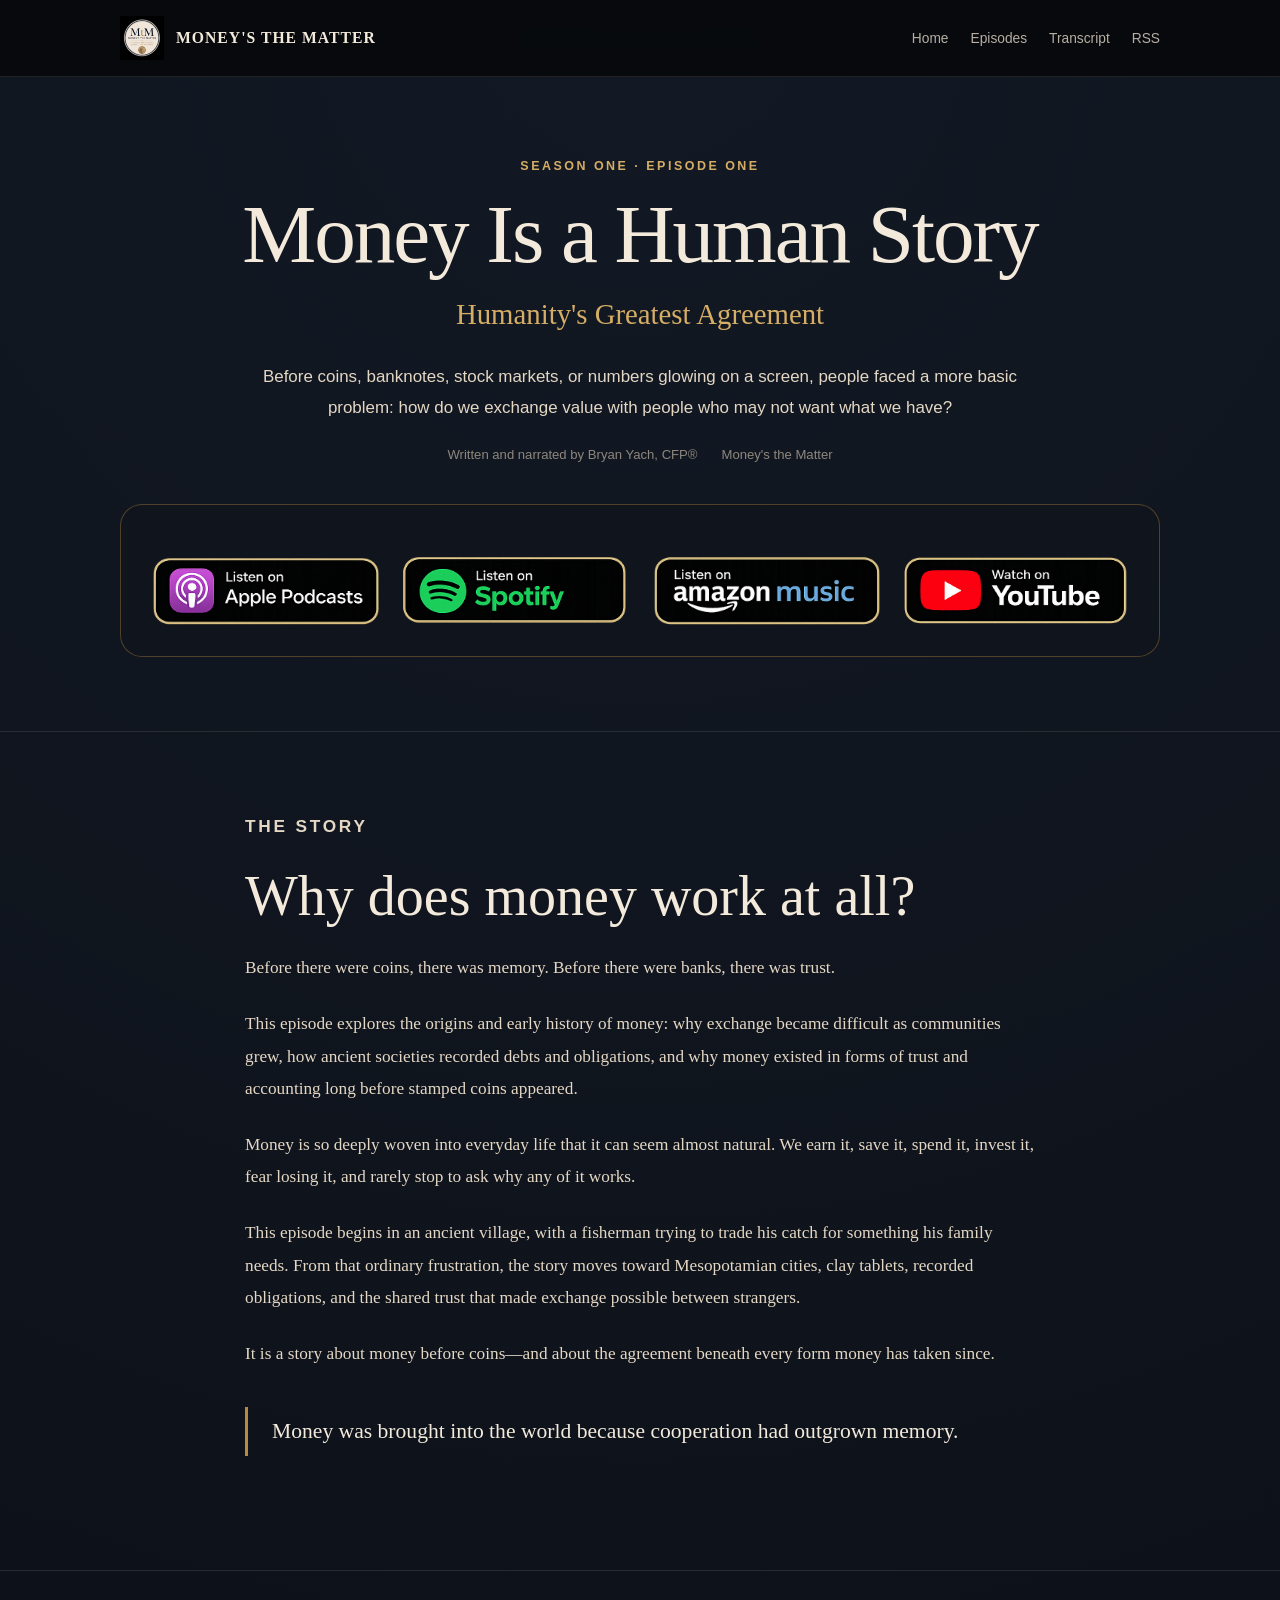
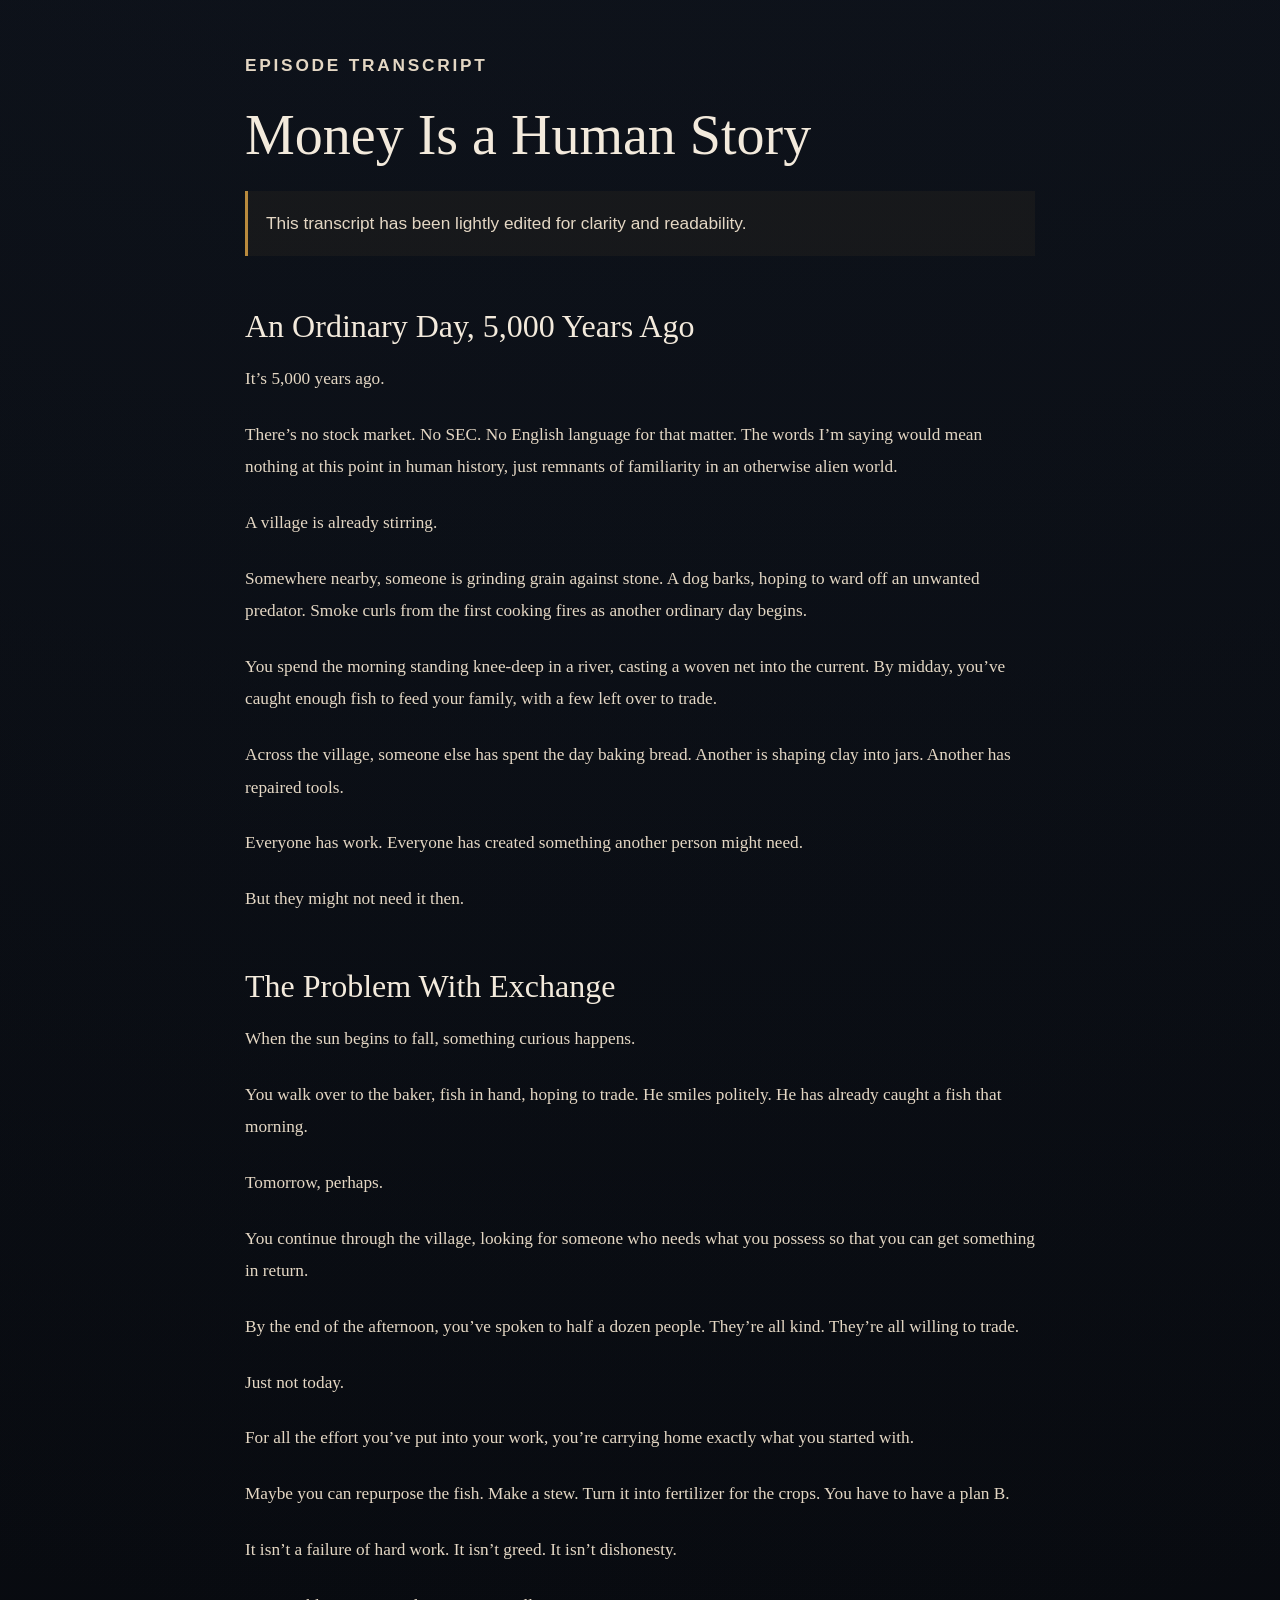
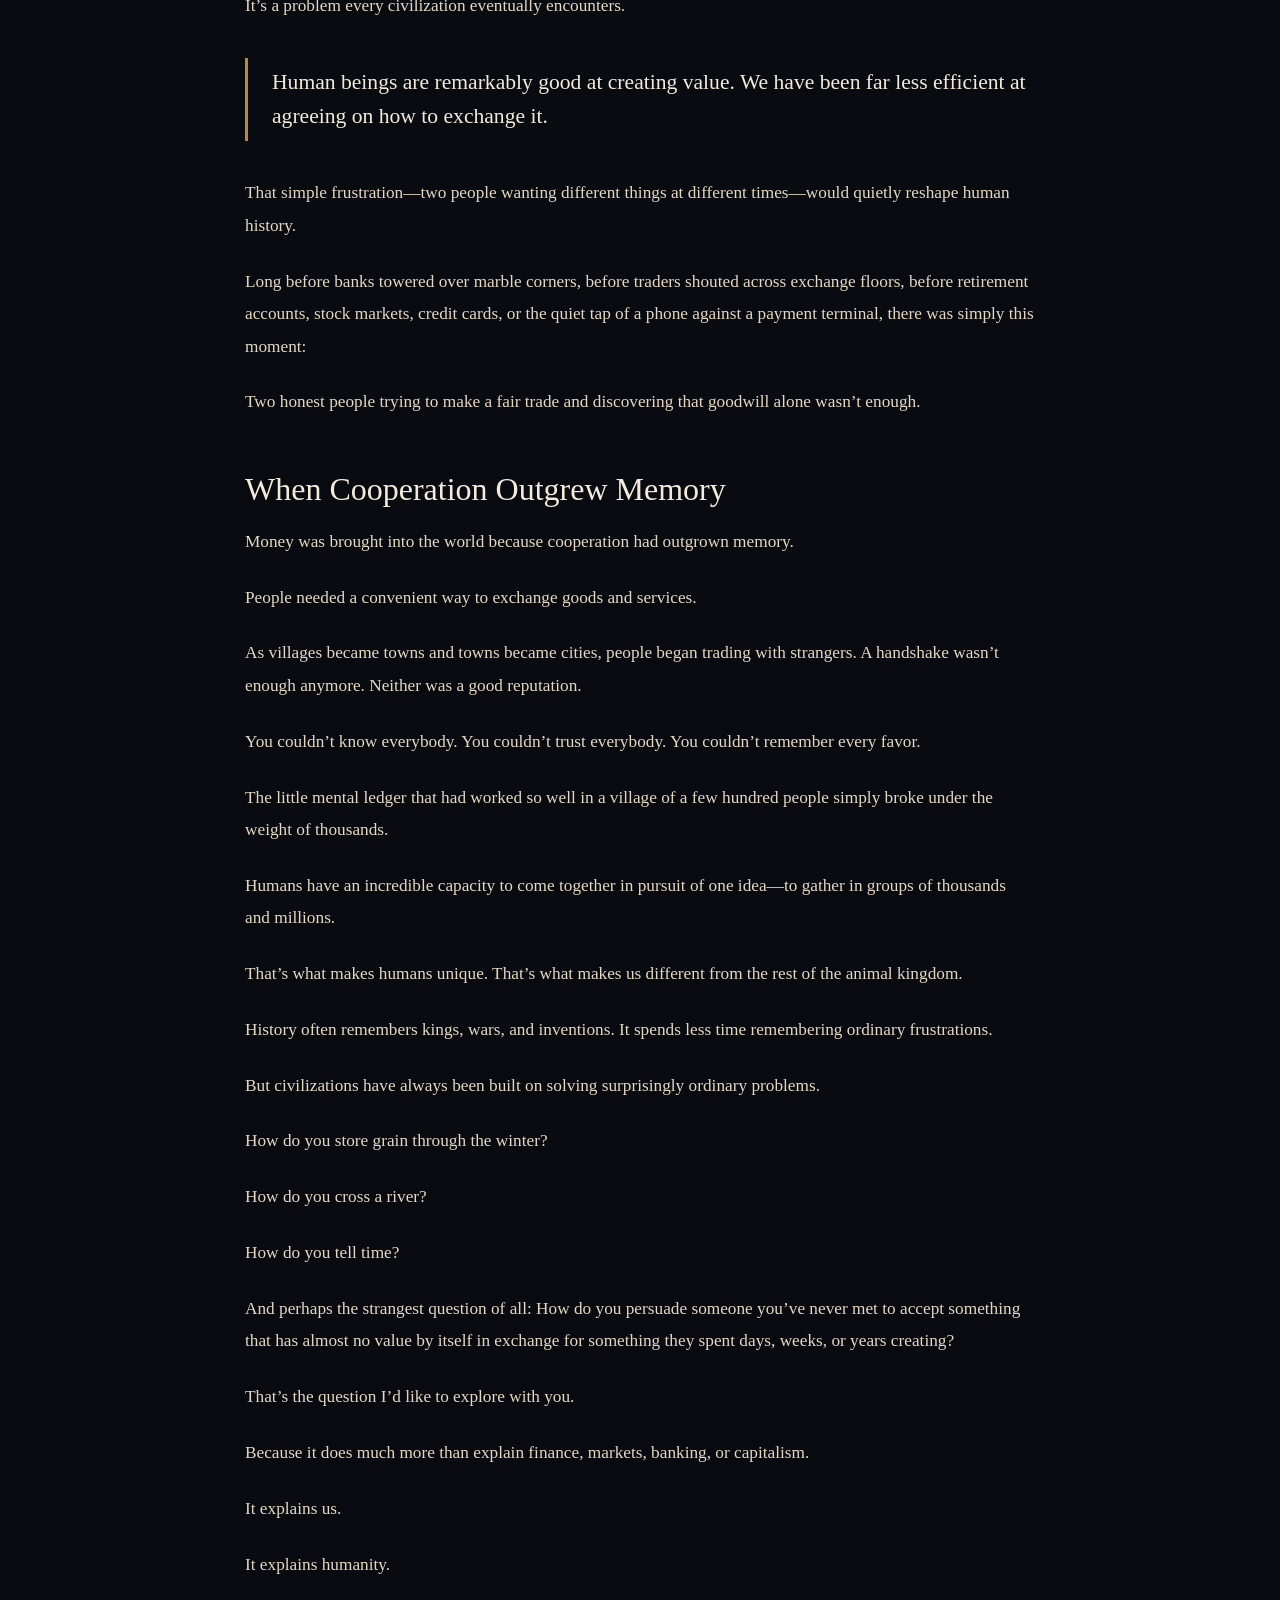
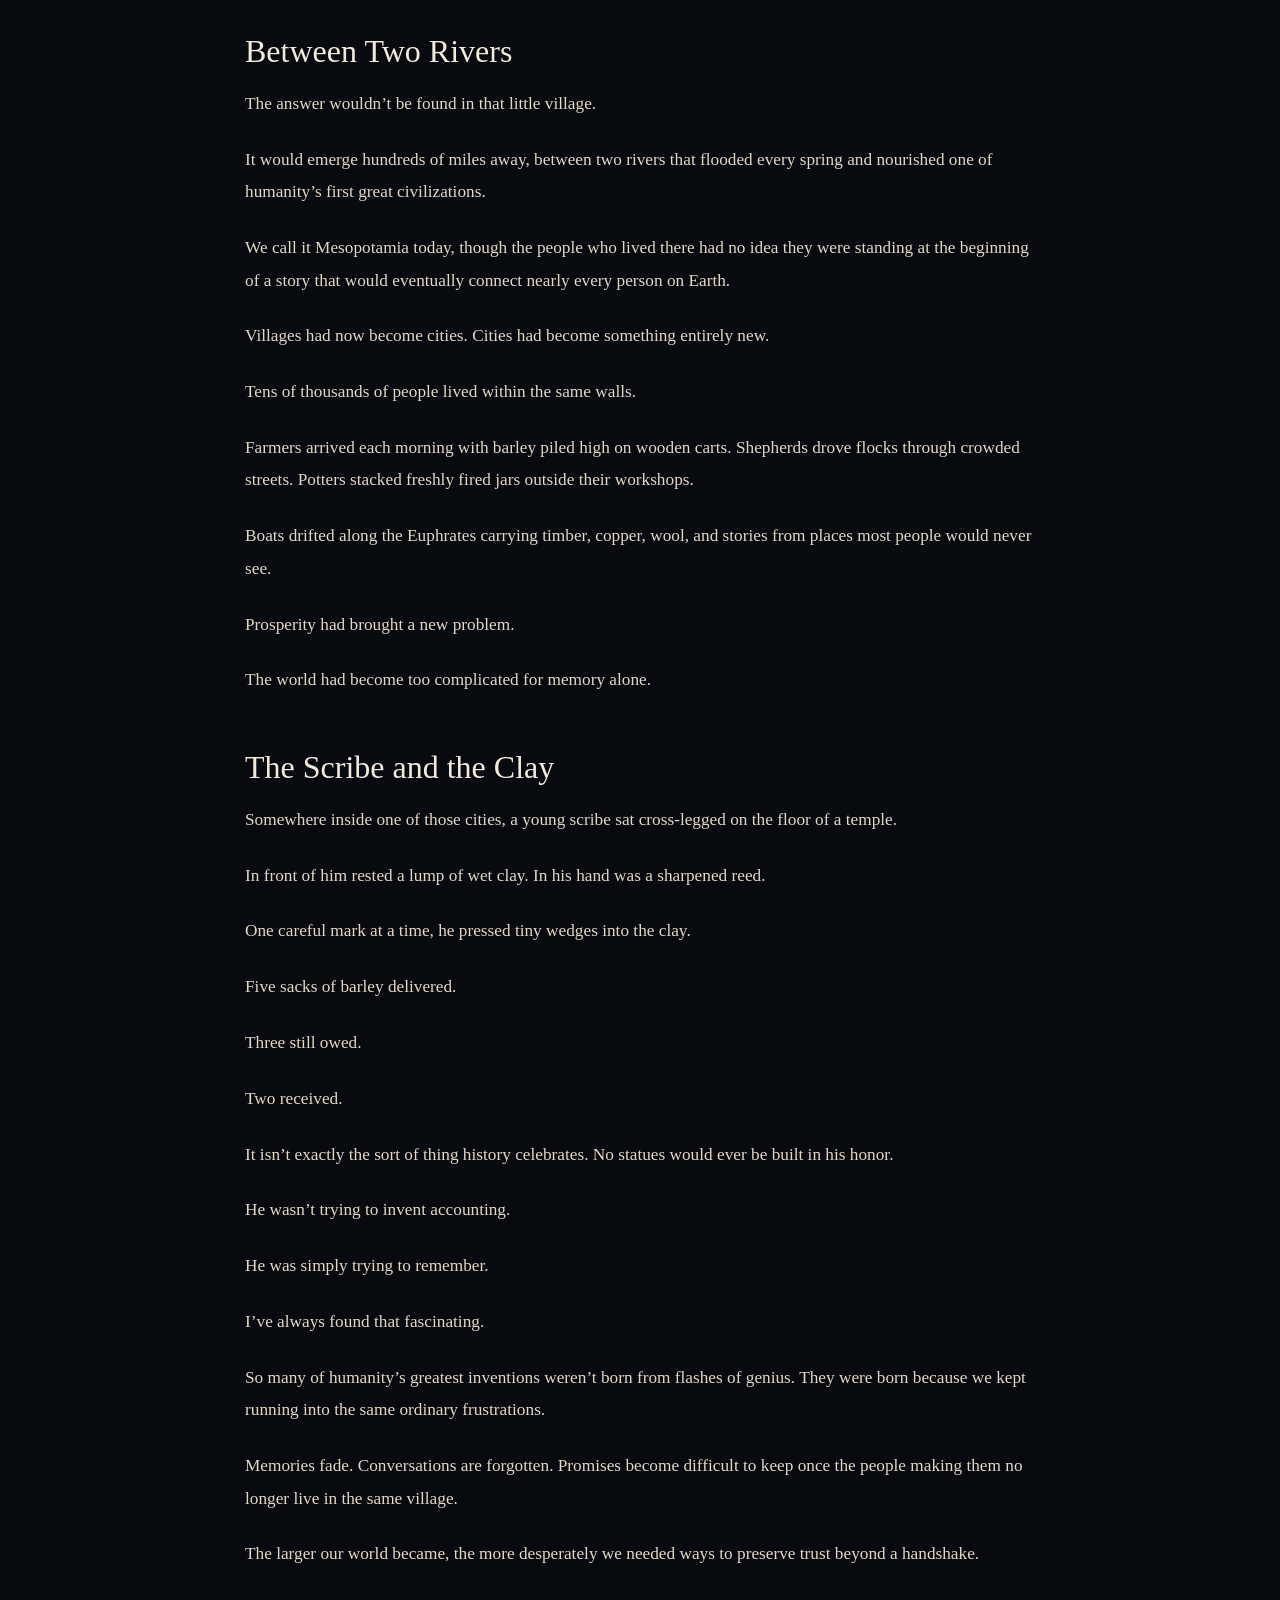
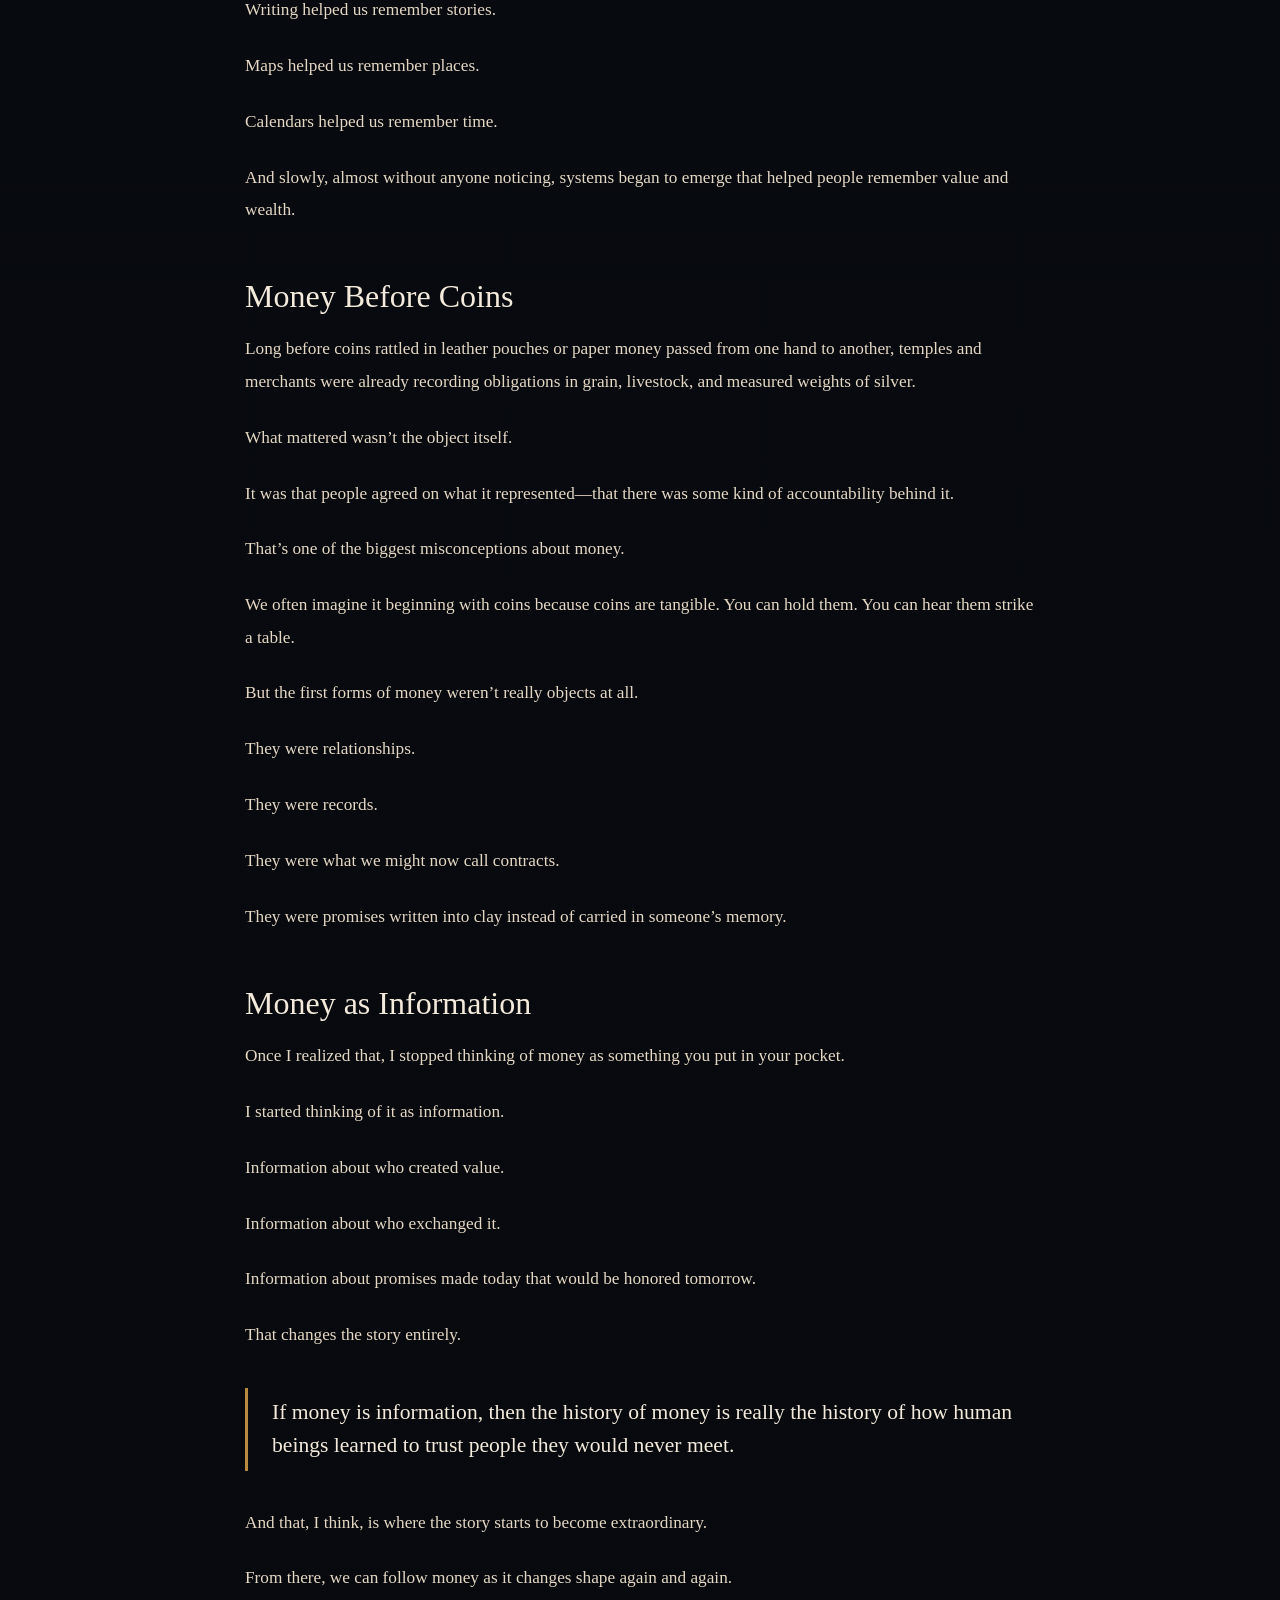
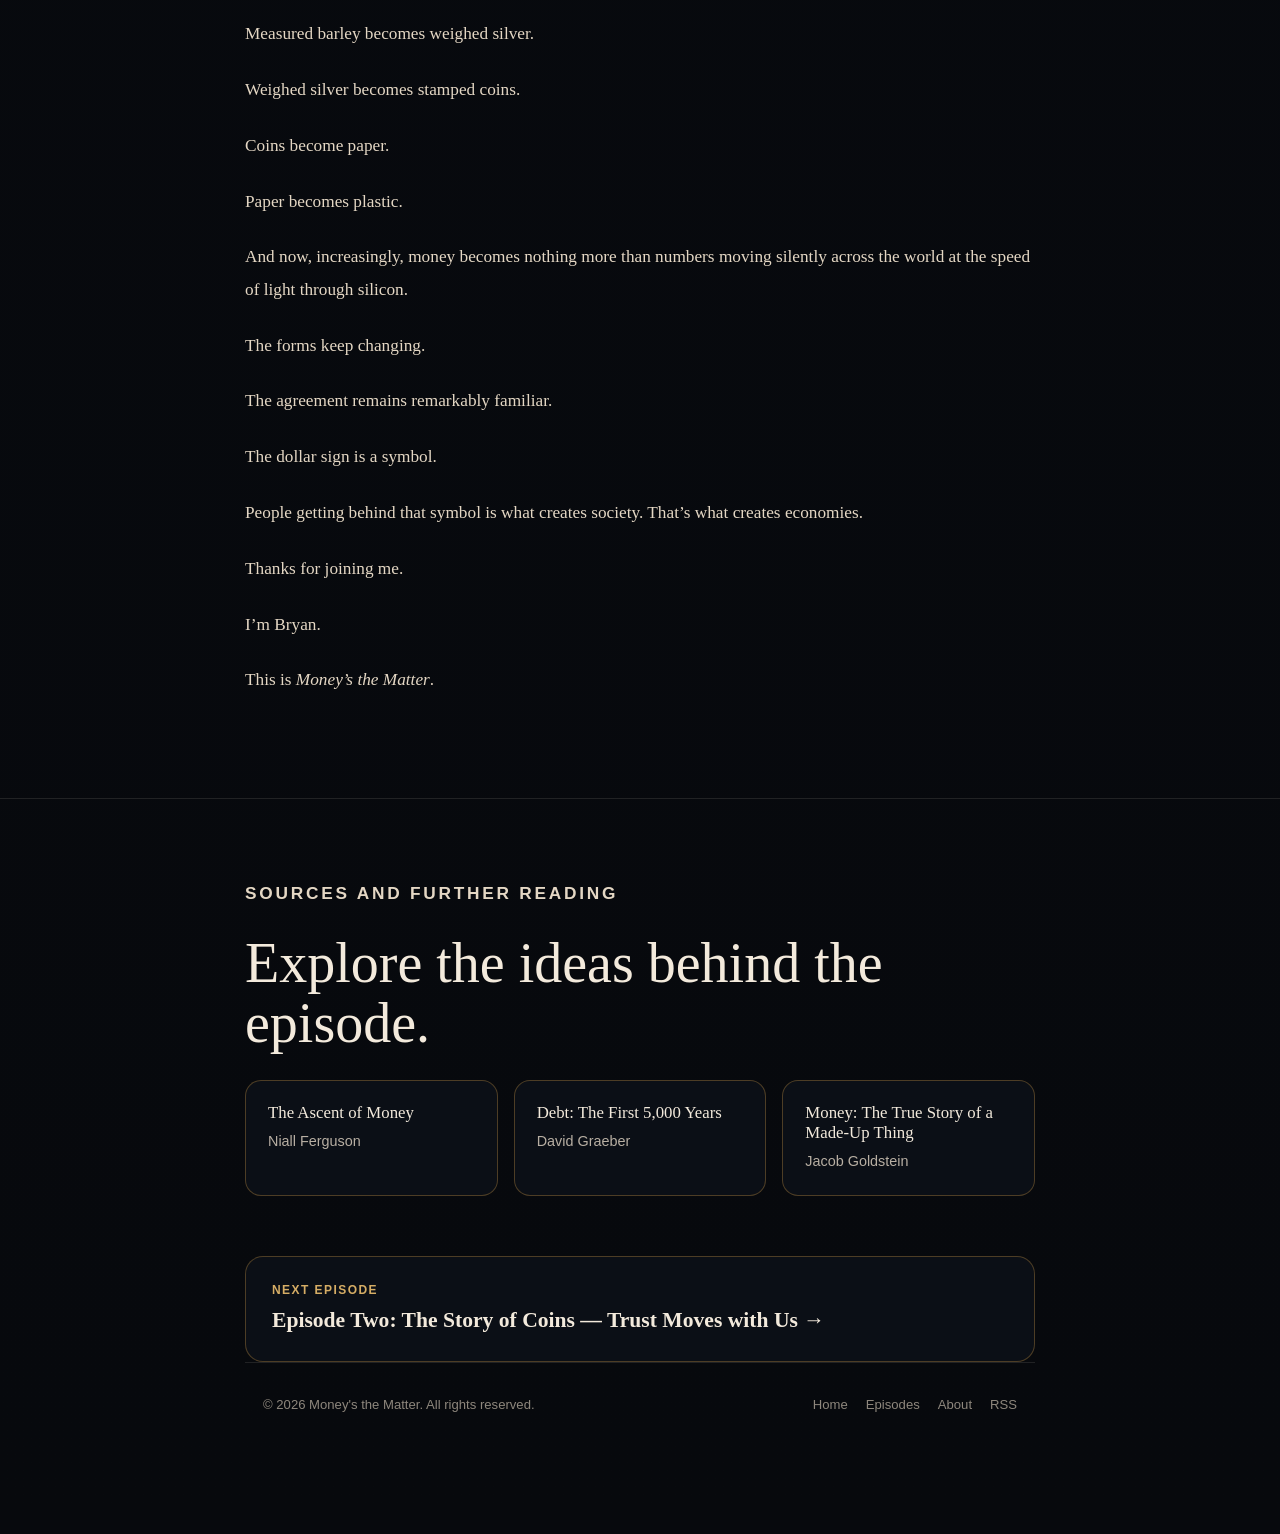
<file: episodes/humanitys-greatest-agreement/index.html>
<!DOCTYPE html>
<html lang="en">

<head>

  <!-- =====================================================
       GOOGLE ANALYTICS
  ====================================================== -->

  <script
    async
    src="https://www.googletagmanager.com/gtag/js?id=G-CKSZ8CZTVV">
  </script>

  <script>
    window.dataLayer = window.dataLayer || [];

    function gtag() {
      dataLayer.push(arguments);
    }

    gtag('js', new Date());

    gtag('config', 'G-CKSZ8CZTVV');
  </script>


  <!-- =====================================================
       BASIC META
  ====================================================== -->

  <meta charset="UTF-8">

  <meta
    name="viewport"
    content="width=device-width, initial-scale=1.0"
  >

  <title>
    Why Was Money Invented? The Origins & History of Money | Money's the Matter
  </title>

  <meta
    name="description"
    content="Why was money invented? Explore the origins and history of money, from barter and memory to Mesopotamian accounting, trust, debt, and money before coins."
  >

  <link
    rel="canonical"
    href="https://moneysthematter.com/episodes/humanitys-greatest-agreement/"
  >


  <!-- =====================================================
       OPEN GRAPH
  ====================================================== -->

  <meta
    property="og:title"
    content="Why Was Money Invented? The Origins & History of Money"
  >

  <meta
    property="og:description"
    content="Explore why money was invented and how trust, memory, debt, accounting, and Mesopotamian exchange shaped the earliest forms of money."
  >

  <meta
    property="og:type"
    content="article"
  >

  <meta
    property="og:url"
    content="https://moneysthematter.com/episodes/humanitys-greatest-agreement/"
  >

  <meta
    property="og:image"
    content="https://moneysthematter.com/images/logo/mtm-logo.png"
  >


  

  <meta
    property="og:site_name"
    content="Money's the Matter"
  >

  <meta
    property="article:author"
    content="Bryan Yach"
  >

<!-- =====================================================
       FAVICONS
  ====================================================== -->

  <link
    rel="icon"
    type="image/png"
    sizes="32x32"
    href="/favicon-32x32.png"
  >

  <link
    rel="icon"
    type="image/png"
    sizes="16x16"
    href="/favicon-16x16.png"
  >

  <link
    rel="apple-touch-icon"
    href="/apple-touch-icon.png"
  >


  <!-- =====================================================
       RSS
  ====================================================== -->

  <link
    rel="alternate"
    type="application/rss+xml"
    title="Money's the Matter RSS Feed"
    href="https://feeds.buzzsprout.com/2633998.rss"
  >


  <!-- =====================================================
       PODCAST STRUCTURED DATA
  ====================================================== -->

  <script type="application/ld+json">
  {
    "@context": "https://schema.org",
    "@graph": [
      {
        "@type": "PodcastEpisode",
        "@id": "https://moneysthematter.com/episodes/humanitys-greatest-agreement/#episode",
        "name": "Money Is a Human Story — Humanity's Greatest Agreement",
        "headline": "Why Was Money Invented? The Origins and History of Money",
        "episodeNumber": 1,
        "description": "Why was money invented? Explore the origins and history of money, from barter and memory to Mesopotamian accounting, trust, debt, and money before coins.",
        "url": "https://moneysthematter.com/episodes/humanitys-greatest-agreement/",
        "image": "https://moneysthematter.com/images/logo/mtm-logo.png",
        "inLanguage": "en-US",
        "keywords": [
          "history of money",
          "origins of money",
          "why was money invented",
          "money before coins",
          "Mesopotamia money",
          "barter and money",
          "history of exchange",
          "ancient accounting"
        ],
        "author": {
          "@type": "Person",
          "@id": "https://moneysthematter.com/#bryan-yach",
          "name": "Bryan Yach",
          "honorificSuffix": "CFP®",
          "jobTitle": "Financial Planner and Podcast Host"
        },
        "partOfSeries": {
          "@type": "PodcastSeries",
          "@id": "https://moneysthematter.com/#podcast",
          "name": "Money's the Matter",
          "url": "https://moneysthematter.com/"
        },
        "mainEntityOfPage": {
          "@id": "https://moneysthematter.com/episodes/humanitys-greatest-agreement/#webpage"
        }
      },
      {
        "@type": "WebPage",
        "@id": "https://moneysthematter.com/episodes/humanitys-greatest-agreement/#webpage",
        "url": "https://moneysthematter.com/episodes/humanitys-greatest-agreement/",
        "name": "Why Was Money Invented? The Origins & History of Money | Money's the Matter",
        "description": "Why was money invented? Explore the origins and history of money, from barter and memory to Mesopotamian accounting, trust, debt, and money before coins.",
        "isPartOf": {
          "@id": "https://moneysthematter.com/#website"
        },
        "about": {
          "@id": "https://moneysthematter.com/episodes/humanitys-greatest-agreement/#episode"
        },
        "breadcrumb": {
          "@id": "https://moneysthematter.com/episodes/humanitys-greatest-agreement/#breadcrumb"
        },
        "inLanguage": "en-US"
      },
      {
        "@type": "BreadcrumbList",
        "@id": "https://moneysthematter.com/episodes/humanitys-greatest-agreement/#breadcrumb",
        "itemListElement": [
          {
            "@type": "ListItem",
            "position": 1,
            "name": "Money's the Matter",
            "item": "https://moneysthematter.com/"
          },
          {
            "@type": "ListItem",
            "position": 2,
            "name": "Episodes",
            "item": "https://moneysthematter.com/episodes/"
          },
          {
            "@type": "ListItem",
            "position": 3,
            "name": "Episode One: Money Is a Human Story",
            "item": "https://moneysthematter.com/episodes/humanitys-greatest-agreement/"
          }
        ]
      }
    ]
  }
  </script>


  <!-- =====================================================
       CSS
  ====================================================== -->

  <style>

    :root {

      --background: #07090d;

      --background-soft: #0b0f16;

      --panel:
        rgba(17, 21, 29, 0.78);

      --cream: #f3eadc;

      --cream-soft: #e4d7c4;

      --muted: #b8afa3;

      --muted-dark: #8e877d;

      --gold: #b98a3d;

      --gold-light: #d6ad65;

      --border:
        rgba(185, 138, 61, 0.38);

      --border-soft:
        rgba(243, 234, 220, 0.11);

      --sans:
        Arial,
        Helvetica,
        sans-serif;

      --serif:
        Georgia,
        "Times New Roman",
        serif;
    }


    * {
      box-sizing: border-box;
    }


    html {
      scroll-behavior: smooth;
    }


    body {

      margin: 0;

      color: var(--cream);

      background:

        radial-gradient(
          circle at 50% 0%,
          rgba(32, 43, 61, 0.42),
          transparent 34%
        ),

        linear-gradient(
          180deg,
          #090c12 0%,
          var(--background) 100%
        );

      font-family: var(--serif);
    }


    a {
      color: inherit;
    }


    img {
      max-width: 100%;
    }


    .shell {

      width:
        min(
          1040px,
          calc(100% - 36px)
        );

      margin: 0 auto;
    }



    /* =====================================================
       HEADER
    ====================================================== */

    .site-header {

      position: sticky;

      top: 0;

      z-index: 20;

      border-bottom:
        1px solid var(--border-soft);

      background:
        rgba(7, 9, 13, 0.92);

      backdrop-filter:
        blur(14px);
    }


    .nav {

      min-height: 76px;

      display: flex;

      align-items: center;

      justify-content: space-between;

      gap: 24px;
    }


    .brand {

      display: inline-flex;

      align-items: center;

      gap: 12px;

      text-decoration: none;
    }


    .brand img {

      width: 44px;

      height: 44px;

      object-fit: contain;

      flex-shrink: 0;
    }


    .brand span {

      color: var(--cream);

      font-size: 0.98rem;

      font-weight: 600;

      letter-spacing: 0.065em;

      text-transform: uppercase;
    }


    .nav-links {

      display: flex;

      gap: 22px;

      font-family: var(--sans);

      font-size: 0.86rem;
    }


    .nav-links a {

      color: var(--muted);

      text-decoration: none;

      transition:
        color 150ms ease;
    }


    .nav-links a:hover {

      color: var(--cream);
    }



    /* =====================================================
       HERO
    ====================================================== */

    .hero {

      padding:
        82px 0 74px;

      text-align: center;
    }


    .episode-label {

      margin:
        0 0 18px;

      color: var(--gold-light);

      font-family: var(--sans);

      font-size: 0.78rem;

      font-weight: 700;

      letter-spacing: 0.2em;

      text-transform: uppercase;
    }


    h1 {

      max-width: 920px;

      margin: 0 auto;

      font-size:
        clamp(
          2.6rem,
          6.7vw,
          5.2rem
        );

      font-weight: 500;

      letter-spacing:
        -0.025em;

      line-height: 1.04;
    }


    .subtitle {

      margin:
        20px 0 0;

      color: var(--gold-light);

      font-size:
        clamp(
          1.25rem,
          2.8vw,
          1.8rem
        );
    }


    .dek {

      max-width: 760px;

      margin:
        30px auto 0;

      color: var(--cream-soft);

      font-family: var(--sans);

      font-size: 1.06rem;

      line-height: 1.85;
    }


    .episode-meta {

      margin-top: 24px;

      display: flex;

      justify-content: center;

      flex-wrap: wrap;

      gap: 10px 24px;

      color: var(--muted-dark);

      font-family: var(--sans);

      font-size: 0.82rem;
    }



    /* =====================================================
       PLAYER CARD
    ====================================================== */

    .player-card {

      margin-top: 42px;

      padding: 26px;

      border:
        1px solid var(--border);

      border-radius: 22px;

      background: var(--panel);
    }


    .episode-player {

      width: 100%;

      overflow: hidden;

      border-radius: 15px;
    }


    .episode-player iframe {

      display: block;

      width: 100%;

      max-width: 100%;

      border: 0;
    }


    .player-placeholder {

      padding: 30px 24px;

      border:
        1px dashed var(--border);

      border-radius: 15px;

      color: var(--muted);

      font-family: var(--sans);

      line-height: 1.65;
    }



    /* =====================================================
       PODCAST PLATFORM BUTTONS
    ====================================================== */

    .platform-grid {

      display: grid;

      grid-template-columns:
        repeat(4, minmax(0, 1fr));

      gap: 16px;

      margin-top: 20px;

      align-items: center;
    }


    .platform-image-link {

      display: flex;

      align-items: center;

      justify-content: center;

      width: 100%;

      padding: 0;

      margin: 0;

      border: 0;

      background: transparent;

      text-decoration: none;

      overflow: visible;

      transition:
        transform 160ms ease,
        filter 160ms ease;
    }


    .platform-image-link:hover {

      transform: translateY(-3px);

      filter: brightness(1.08);
    }


    .platform-image-link img {

      display: block;

      width: 100%;

      height: auto;

      max-width: 100%;

      object-fit: contain;
    }


    /* =====================================================
       CONTENT
    ====================================================== */

    .section {

      padding:
        78px 0;

      border-top:
        1px solid var(--border-soft);
    }


    .section h2 {

      margin:
        0 0 26px;

      font-size:
        clamp(
          2rem,
          4.5vw,
          3.5rem
        );

      font-weight: 500;

      line-height: 1.08;
    }


    .summary {

      max-width: 780px;

      color: var(--cream-soft);

      font-size: 1.27rem;

      line-height: 1.65;
    }


    .episode-content {

      max-width: 790px;

      margin: 0 auto;
    }


    .section-kicker {

      margin:
        0 0 12px;

      color: var(--gold-light);

      font-family: var(--sans);

      font-size: 0.75rem;

      font-weight: 700;

      letter-spacing: 0.16em;

      text-transform: uppercase;
    }


    .episode-content h3 {

      margin:
        52px 0 18px;

      color: var(--cream);

      font-size:
        clamp(
          1.4rem,
          3vw,
          2rem
        );

      font-weight: 500;
    }


    .episode-content p {

      margin:
        0 0 1.35em;

      color: var(--cream-soft);

      font-size: 1.08rem;

      line-height: 1.88;
    }


    .episode-content blockquote {

      margin:
        36px 0;

      padding:
        8px 0 8px 24px;

      border-left:
        3px solid var(--gold);

      color: var(--cream);

      font-size: 1.35rem;

      line-height: 1.55;
    }


    .transcript-note {

      margin-bottom: 30px;

      padding:
        16px 18px;

      border-left:
        3px solid var(--gold);

      background:
        rgba(185, 138, 61, 0.06);

      color: var(--muted);

      font-family: var(--sans);

      font-size: 0.88rem;

      line-height: 1.6;
    }



    /* =====================================================
       SOURCES
    ====================================================== */

    .sources-list {

      display: grid;

      grid-template-columns:
        repeat(
          3,
          minmax(0, 1fr)
        );

      gap: 16px;
    }


    .source-card {

      padding: 22px;

      border:
        1px solid var(--border);

      border-radius: 16px;

      background:
        var(--background-soft);
    }


    .source-card h3 {

      margin:
        0 0 8px;

      font-size: 1.05rem;

      font-family: var(--serif);
    }


    .source-card p {

      margin: 0;

      color: var(--muted);

      font-family: var(--sans);

      font-size: 0.9rem;

      line-height: 1.5;
    }



    /* =====================================================
       EPISODE NAVIGATION
    ====================================================== */

    .episode-navigation {

      margin-top: 60px;
    }


    .episode-navigation a {

      display: block;

      padding: 26px;

      border:
        1px solid var(--border);

      border-radius: 18px;

      background:
        var(--background-soft);

      text-decoration: none;

      transition:
        transform 160ms ease,
        border-color 160ms ease,
        background 160ms ease;
    }


    .episode-navigation a:hover {

      transform:
        translateY(-2px);

      border-color:
        var(--gold-light);

      background:
        rgba(185, 138, 61, 0.07);
    }


    .episode-navigation span {

      display: block;

      margin-bottom: 8px;

      color: var(--gold-light);

      font-family: var(--sans);

      font-size: 0.75rem;

      font-weight: 700;

      letter-spacing: 0.12em;

      text-transform: uppercase;
    }


    .episode-navigation strong {

      display: block;

      font-size: 1.35rem;

      line-height: 1.4;
    }



    /* =====================================================
       FOOTER
    ====================================================== */

    footer {

      padding:
        34px 0 44px;

      border-top:
        1px solid var(--border-soft);

      color: var(--muted-dark);

      font-family: var(--sans);

      font-size: 0.82rem;
    }


    .footer-row {

      display: flex;

      justify-content:
        space-between;

      gap: 18px;

      flex-wrap: wrap;
    }


    .footer-links {

      display: flex;

      flex-wrap: wrap;

      gap: 18px;
    }


    .footer-row a {

      text-decoration: none;
    }



    /* =====================================================
       MOBILE
    ====================================================== */

    @media
    (max-width: 780px) {

      .nav-links {
        display: none;
      }


      .platform-grid {

        grid-template-columns:
          repeat(
            2,
            minmax(0, 1fr)
          );
      }


      .sources-list {

        grid-template-columns:
          1fr;
      }

    }


    @media
    (max-width: 520px) {

      .shell {

        width:
          min(
            100% - 24px,
            1040px
          );
      }


      .hero {

        padding:
          54px 0 58px;
      }


      .platform-grid {

        grid-template-columns:
          1fr;
      }


      .player-card {

        padding: 16px;
      }


      .brand span {

        font-size: 0.86rem;
      }

    }

  </style>

</head>



<body>


  <!-- =====================================================
       HEADER
  ====================================================== -->

  <header class="site-header">

    <div class="shell nav">


      <a
        class="brand"
        href="/"
        aria-label="Money's the Matter home"
      >

        <img
          src="/images/logo/mtm-logo.png"
          alt="Money's the Matter"
        >

        <span>
          Money's the Matter
        </span>

      </a>


      <nav
        class="nav-links"
        aria-label="Primary navigation"
      >

        <a href="/">
          Home
        </a>

        <a href="/episodes/">
          Episodes
        </a>

        <a href="#transcript">
          Transcript
        </a>

        <a
          href="https://feeds.buzzsprout.com/2633998.rss"
          target="_blank"
          rel="noopener noreferrer"
        >
          RSS
        </a>

      </nav>


    </div>

  </header>



  <main>


    <!-- =====================================================
         HERO
    ====================================================== -->

    <section class="hero">

      <div class="shell">


        <p class="episode-label">
          Season One · Episode One
        </p>


        <h1>
          Money Is a Human Story
        </h1>


        <p class="subtitle">
          Humanity's Greatest Agreement
        </p>


        <p class="dek">

          Before coins, banknotes, stock markets,
          or numbers glowing on a screen, people
          faced a more basic problem:

          how do we exchange value with people who
          may not want what we have?

        </p>


        <div class="episode-meta">

          <span>
            Written and narrated by Bryan Yach, CFP®
          </span>

          <span>
            Money's the Matter
          </span>

        </div>



        <!-- =================================================
             PLAYER + PODCAST APPS
        ================================================== -->

        <div class="player-card">


          <div class="episode-player">


            <div id="buzzsprout-player-19600044"></div>

              <script
               src="https://www.buzzsprout.com/2633998/episodes/19600044-money-is-a-human-story-humanity-s-greatest-agreement.js?container_id=buzzsprout-player-19600044&player=small"
               type="text/javascript"
              charset="utf-8">
              </script>


            


          </div>



          <!-- =================================================
               PODCAST PLATFORMS
          ================================================== -->

          <div
            class="platform-grid"
            aria-label="Listen to Episode One"
          >


            <!-- APPLE PODCASTS -->

            <a
              class="platform-image-link"
              href="https://podcasts.apple.com/podcast/id6797090925"
              target="_blank"
              rel="noopener noreferrer"
              aria-label="Listen on Apple Podcasts"
            >

              <img
                src="/assets/badges/applelink.png"
                alt="Listen on Apple Podcasts"
              >

            </a>



            <!-- SPOTIFY -->

            <a
              class="platform-image-link"
              href="https://open.spotify.com/show/033ZMVAOk3TJEkOdaIOEJC"
              target="_blank"
              rel="noopener noreferrer"
              aria-label="Listen on Spotify"
            >

              <img
                src="/assets/badges/spotifylink.png"
                alt="Listen on Spotify"
              >

            </a>



            <!-- AMAZON MUSIC -->

            <a
              class="platform-image-link"
              href="https://music.amazon.com/podcasts/750e1dbd-d1ed-47b5-9a2e-bfb49ba24e11"
              target="_blank"
              rel="noopener noreferrer"
              aria-label="Listen on Amazon Music"
            >

              <img
                src="/assets/badges/amazonlink.png"
                alt="Listen on Amazon Music"
              >

            </a>



            <!-- YOUTUBE -->

            <a
              class="platform-image-link"
              href="https://youtube.com/@moneysthematter"
              target="_blank"
              rel="noopener noreferrer"
              aria-label="Watch Money's the Matter on YouTube"
            >

              <img
                src="/assets/badges/youtubelink.png"
                alt="Watch on YouTube"
              >

            </a>


          </div>


        </div>


      </div>

    </section>



    <!-- =====================================================
         ABOUT THIS EPISODE
    ====================================================== -->

    <section class="section" id="story">

      <div class="shell episode-content">


        <p class="section-kicker">
          The story
        </p>


        <h2>
          Why does money work at all?
        </h2>


        <p class="summary">

          Before there were coins, there was memory.
          Before there were banks, there was trust.

        </p>



        <p>
          This episode explores the origins and early history of money:
          why exchange became difficult as communities grew, how ancient
          societies recorded debts and obligations, and why money existed
          in forms of trust and accounting long before stamped coins appeared.
        </p>

        <p>

          Money is so deeply woven into everyday life
          that it can seem almost natural. We earn it,
          save it, spend it, invest it, fear losing it,
          and rarely stop to ask why any of it works.

        </p>


        <p>

          This episode begins in an ancient village,
          with a fisherman trying to trade his catch
          for something his family needs.

          From that ordinary frustration, the story
          moves toward Mesopotamian cities, clay tablets,
          recorded obligations, and the shared trust
          that made exchange possible between strangers.

        </p>


        <p>

          It is a story about money before coins—and
          about the agreement beneath every form money
          has taken since.

        </p>


        <blockquote>

          Money was brought into the world because
          cooperation had outgrown memory.

        </blockquote>


      </div>

    </section>



    <!-- =====================================================
         TRANSCRIPT
    ====================================================== -->

    <section
      class="section"
      id="transcript"
    >

      <div class="shell episode-content">


        <p class="section-kicker">
          Episode transcript
        </p>


        <h2>
          Money Is a Human Story
        </h2>


        <p class="transcript-note">

          This transcript has been lightly edited
          for clarity and readability.

        </p>



        <h3>
          An Ordinary Day, 5,000 Years Ago
        </h3>


        <p>
          It’s 5,000 years ago.
        </p>


        <p>

          There’s no stock market. No SEC.
          No English language for that matter.

          The words I’m saying would mean nothing
          at this point in human history, just
          remnants of familiarity in an otherwise
          alien world.

        </p>


        <p>
          A village is already stirring.
        </p>


        <p>

          Somewhere nearby, someone is grinding grain
          against stone. A dog barks, hoping to ward
          off an unwanted predator.

          Smoke curls from the first cooking fires
          as another ordinary day begins.

        </p>


        <p>

          You spend the morning standing knee-deep
          in a river, casting a woven net into the
          current.

          By midday, you’ve caught enough fish to
          feed your family, with a few left over
          to trade.

        </p>


        <p>

          Across the village, someone else has spent
          the day baking bread.

          Another is shaping clay into jars.

          Another has repaired tools.

        </p>


        <p>

          Everyone has work.

          Everyone has created something another
          person might need.

        </p>


        <p>
          But they might not need it then.
        </p>



        <h3>
          The Problem With Exchange
        </h3>


        <p>

          When the sun begins to fall,
          something curious happens.

        </p>


        <p>

          You walk over to the baker, fish in hand,
          hoping to trade.

          He smiles politely.

          He has already caught a fish that morning.

        </p>


        <p>
          Tomorrow, perhaps.
        </p>


        <p>

          You continue through the village,
          looking for someone who needs what you
          possess so that you can get something
          in return.

        </p>


        <p>

          By the end of the afternoon, you’ve spoken
          to half a dozen people.

          They’re all kind.

          They’re all willing to trade.

        </p>


        <p>
          Just not today.
        </p>


        <p>

          For all the effort you’ve put into your
          work, you’re carrying home exactly what
          you started with.

        </p>


        <p>

          Maybe you can repurpose the fish.

          Make a stew.

          Turn it into fertilizer for the crops.

          You have to have a plan B.

        </p>


        <p>

          It isn’t a failure of hard work.

          It isn’t greed.

          It isn’t dishonesty.

        </p>


        <p>

          It’s a problem every civilization
          eventually encounters.

        </p>


        <blockquote>

          Human beings are remarkably good at
          creating value.

          We have been far less efficient at agreeing
          on how to exchange it.

        </blockquote>


        <p>

          That simple frustration—two people wanting
          different things at different times—would
          quietly reshape human history.

        </p>


        <p>

          Long before banks towered over marble corners,
          before traders shouted across exchange floors,
          before retirement accounts, stock markets,
          credit cards, or the quiet tap of a phone
          against a payment terminal, there was simply
          this moment:

        </p>


        <p>

          Two honest people trying to make a fair trade
          and discovering that goodwill alone wasn’t
          enough.

        </p>



        <h3>
          When Cooperation Outgrew Memory
        </h3>


        <p>

          Money was brought into the world because
          cooperation had outgrown memory.

        </p>


        <p>

          People needed a convenient way to exchange
          goods and services.

        </p>


        <p>

          As villages became towns and towns became
          cities, people began trading with strangers.

          A handshake wasn’t enough anymore.

          Neither was a good reputation.

        </p>


        <p>

          You couldn’t know everybody.

          You couldn’t trust everybody.

          You couldn’t remember every favor.

        </p>


        <p>

          The little mental ledger that had worked
          so well in a village of a few hundred people
          simply broke under the weight of thousands.

        </p>


        <p>

          Humans have an incredible capacity to come
          together in pursuit of one idea—to gather
          in groups of thousands and millions.

        </p>


        <p>

          That’s what makes humans unique.

          That’s what makes us different from the
          rest of the animal kingdom.

        </p>


        <p>

          History often remembers kings, wars,
          and inventions.

          It spends less time remembering ordinary
          frustrations.

        </p>


        <p>

          But civilizations have always been built
          on solving surprisingly ordinary problems.

        </p>


        <p>
          How do you store grain through the winter?
        </p>


        <p>
          How do you cross a river?
        </p>


        <p>
          How do you tell time?
        </p>


        <p>

          And perhaps the strangest question of all:

          How do you persuade someone you’ve never met
          to accept something that has almost no value
          by itself in exchange for something they spent
          days, weeks, or years creating?

        </p>


        <p>

          That’s the question I’d like to explore
          with you.

        </p>


        <p>

          Because it does much more than explain
          finance, markets, banking, or capitalism.

        </p>


        <p>
          It explains us.
        </p>


        <p>
          It explains humanity.
        </p>



        <h3>
          Between Two Rivers
        </h3>


        <p>

          The answer wouldn’t be found in that
          little village.

        </p>


        <p>

          It would emerge hundreds of miles away,
          between two rivers that flooded every spring
          and nourished one of humanity’s first great
          civilizations.

        </p>


        <p>

          We call it Mesopotamia today, though the
          people who lived there had no idea they
          were standing at the beginning of a story
          that would eventually connect nearly every
          person on Earth.

        </p>


        <p>

          Villages had now become cities.

          Cities had become something entirely new.

        </p>


        <p>

          Tens of thousands of people lived within
          the same walls.

        </p>


        <p>

          Farmers arrived each morning with barley
          piled high on wooden carts.

          Shepherds drove flocks through crowded
          streets.

          Potters stacked freshly fired jars outside
          their workshops.

        </p>


        <p>

          Boats drifted along the Euphrates carrying
          timber, copper, wool, and stories from places
          most people would never see.

        </p>


        <p>

          Prosperity had brought a new problem.

        </p>


        <p>

          The world had become too complicated for
          memory alone.

        </p>



        <h3>
          The Scribe and the Clay
        </h3>


        <p>

          Somewhere inside one of those cities,
          a young scribe sat cross-legged on the
          floor of a temple.

        </p>


        <p>

          In front of him rested a lump of wet clay.

          In his hand was a sharpened reed.

        </p>


        <p>

          One careful mark at a time, he pressed tiny
          wedges into the clay.

        </p>


        <p>
          Five sacks of barley delivered.
        </p>


        <p>
          Three still owed.
        </p>


        <p>
          Two received.
        </p>


        <p>

          It isn’t exactly the sort of thing history
          celebrates.

          No statues would ever be built in his honor.

        </p>


        <p>

          He wasn’t trying to invent accounting.

        </p>


        <p>

          He was simply trying to remember.

        </p>


        <p>

          I’ve always found that fascinating.

        </p>


        <p>

          So many of humanity’s greatest inventions
          weren’t born from flashes of genius.

          They were born because we kept running into
          the same ordinary frustrations.

        </p>


        <p>

          Memories fade.

          Conversations are forgotten.

          Promises become difficult to keep once the
          people making them no longer live in the
          same village.

        </p>


        <p>

          The larger our world became, the more
          desperately we needed ways to preserve
          trust beyond a handshake.

        </p>


        <p>
          Writing helped us remember stories.
        </p>


        <p>
          Maps helped us remember places.
        </p>


        <p>
          Calendars helped us remember time.
        </p>


        <p>

          And slowly, almost without anyone noticing,
          systems began to emerge that helped people
          remember value and wealth.

        </p>



        <h3>
          Money Before Coins
        </h3>


        <p>

          Long before coins rattled in leather pouches
          or paper money passed from one hand to another,
          temples and merchants were already recording
          obligations in grain, livestock, and measured
          weights of silver.

        </p>


        <p>

          What mattered wasn’t the object itself.

        </p>


        <p>

          It was that people agreed on what it
          represented—that there was some kind of
          accountability behind it.

        </p>


        <p>

          That’s one of the biggest misconceptions
          about money.

        </p>


        <p>

          We often imagine it beginning with coins
          because coins are tangible.

          You can hold them.

          You can hear them strike a table.

        </p>


        <p>

          But the first forms of money weren’t really
          objects at all.

        </p>


        <p>
          They were relationships.
        </p>


        <p>
          They were records.
        </p>


        <p>
          They were what we might now call contracts.
        </p>


        <p>

          They were promises written into clay instead
          of carried in someone’s memory.

        </p>



        <h3>
          Money as Information
        </h3>


        <p>

          Once I realized that, I stopped thinking
          of money as something you put in your pocket.

        </p>


        <p>

          I started thinking of it as information.

        </p>


        <p>

          Information about who created value.

        </p>


        <p>

          Information about who exchanged it.

        </p>


        <p>

          Information about promises made today
          that would be honored tomorrow.

        </p>


        <p>

          That changes the story entirely.

        </p>


        <blockquote>

          If money is information, then the history
          of money is really the history of how human
          beings learned to trust people they would
          never meet.

        </blockquote>


        <p>

          And that, I think, is where the story starts
          to become extraordinary.

        </p>


        <p>

          From there, we can follow money as it changes
          shape again and again.

        </p>


        <p>
          Measured barley becomes weighed silver.
        </p>


        <p>
          Weighed silver becomes stamped coins.
        </p>


        <p>
          Coins become paper.
        </p>


        <p>
          Paper becomes plastic.
        </p>


        <p>

          And now, increasingly, money becomes nothing
          more than numbers moving silently across the
          world at the speed of light through silicon.

        </p>


        <p>
          The forms keep changing.
        </p>


        <p>

          The agreement remains remarkably familiar.

        </p>


        <p>
          The dollar sign is a symbol.
        </p>


        <p>

          People getting behind that symbol is what
          creates society.

          That’s what creates economies.

        </p>


        <p>
          Thanks for joining me.
        </p>


        <p>
          I’m Bryan.
        </p>


        <p>
          This is <em>Money’s the Matter</em>.
        </p>


      </div>

    </section>



    <!-- =====================================================
         SOURCES
    ====================================================== -->

    <section
      class="section"
      id="sources"
    >

      <div class="shell episode-content">


        <p class="section-kicker">
          Sources and further reading
        </p>


        <h2>
          Explore the ideas behind the episode.
        </h2>


        <div class="sources-list">


          <article class="source-card">

            <h3>
              The Ascent of Money
            </h3>

            <p>
              Niall Ferguson
            </p>

          </article>



          <article class="source-card">

            <h3>
              Debt: The First 5,000 Years
            </h3>

            <p>
              David Graeber
            </p>

          </article>



          <article class="source-card">

            <h3>
              Money: The True Story of a Made-Up Thing
            </h3>

            <p>
              Jacob Goldstein
            </p>

          </article>


        </div>



        <!-- =================================================
             NEXT EPISODE
        ================================================== -->

<nav
  class="episode-navigation"
  aria-label="Continue to Episode Two"
>

  <a
    href="/episodes/trust-moves-with-us/"
    class="next-episode-link"
  >

    <span>
      Next episode
    </span>

    <strong>
      Episode Two: The Story of Coins — Trust Moves with Us →
    </strong>

  </a>

</nav>



  <!-- =====================================================
       FOOTER
  ====================================================== -->

  <footer>

    <div class="shell footer-row">


      <span>
        © 2026 Money's the Matter.
        All rights reserved.
      </span>


      <div class="footer-links">

        <a href="/">
          Home
        </a>

        <a href="/episodes/">
          Episodes
        </a>

        <a href="/#about">
          About
        </a>

        <a
          href="https://feeds.buzzsprout.com/2633998.rss"
          target="_blank"
          rel="noopener noreferrer"
        >
          RSS
        </a>

      </div>


    </div>

  </footer>


</body>

</html>
</file>
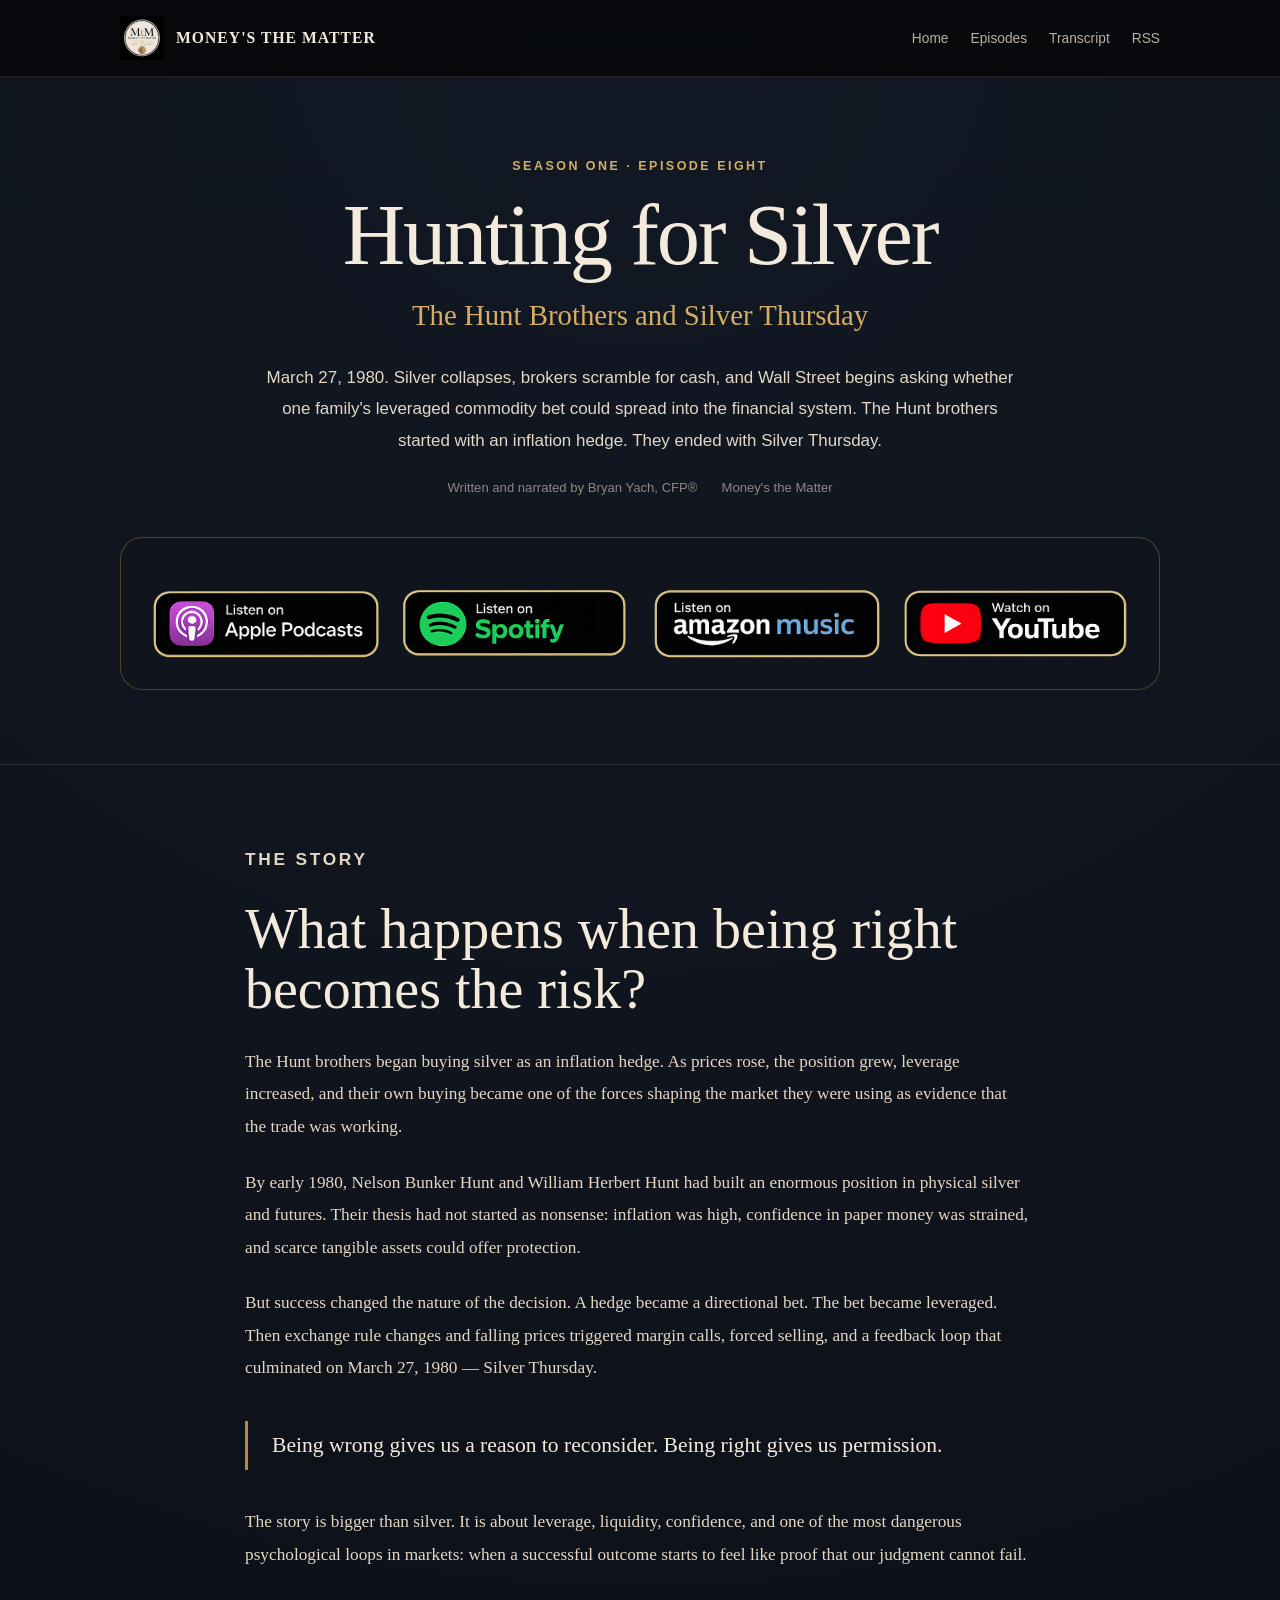
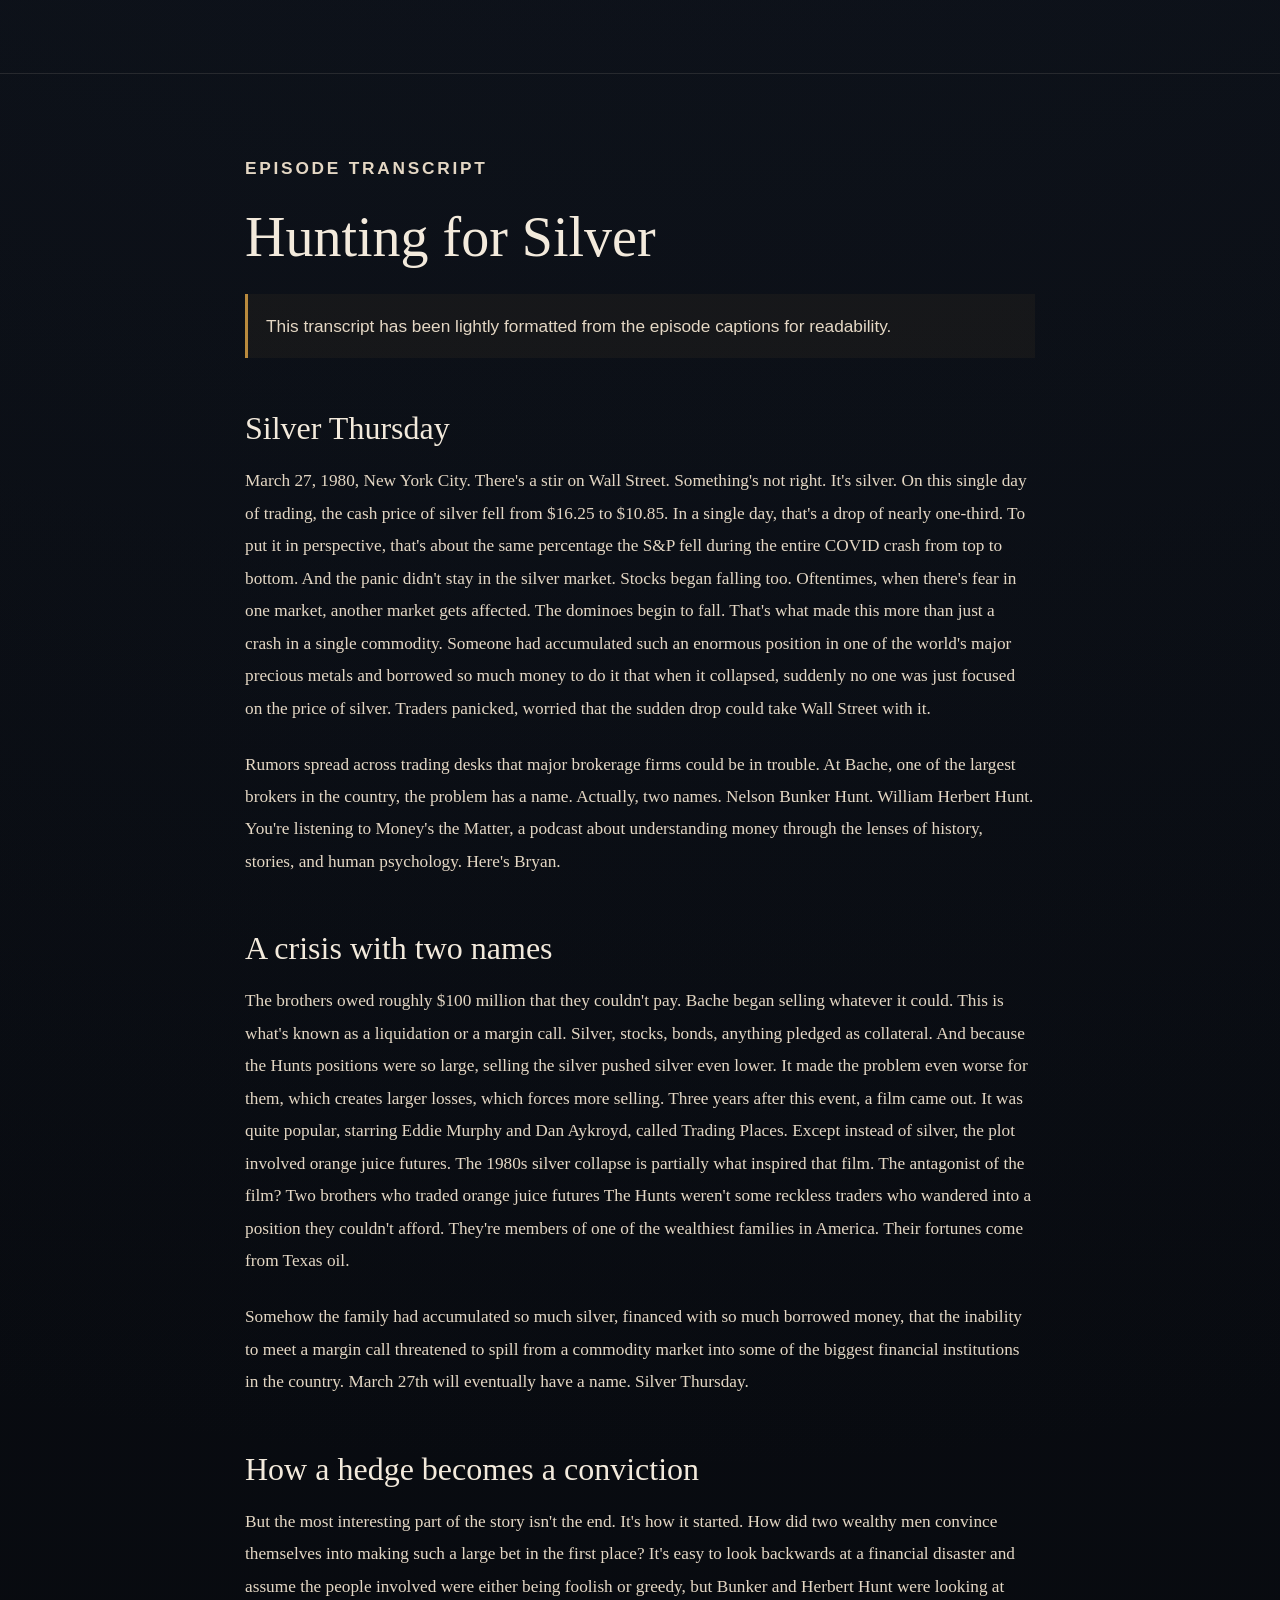
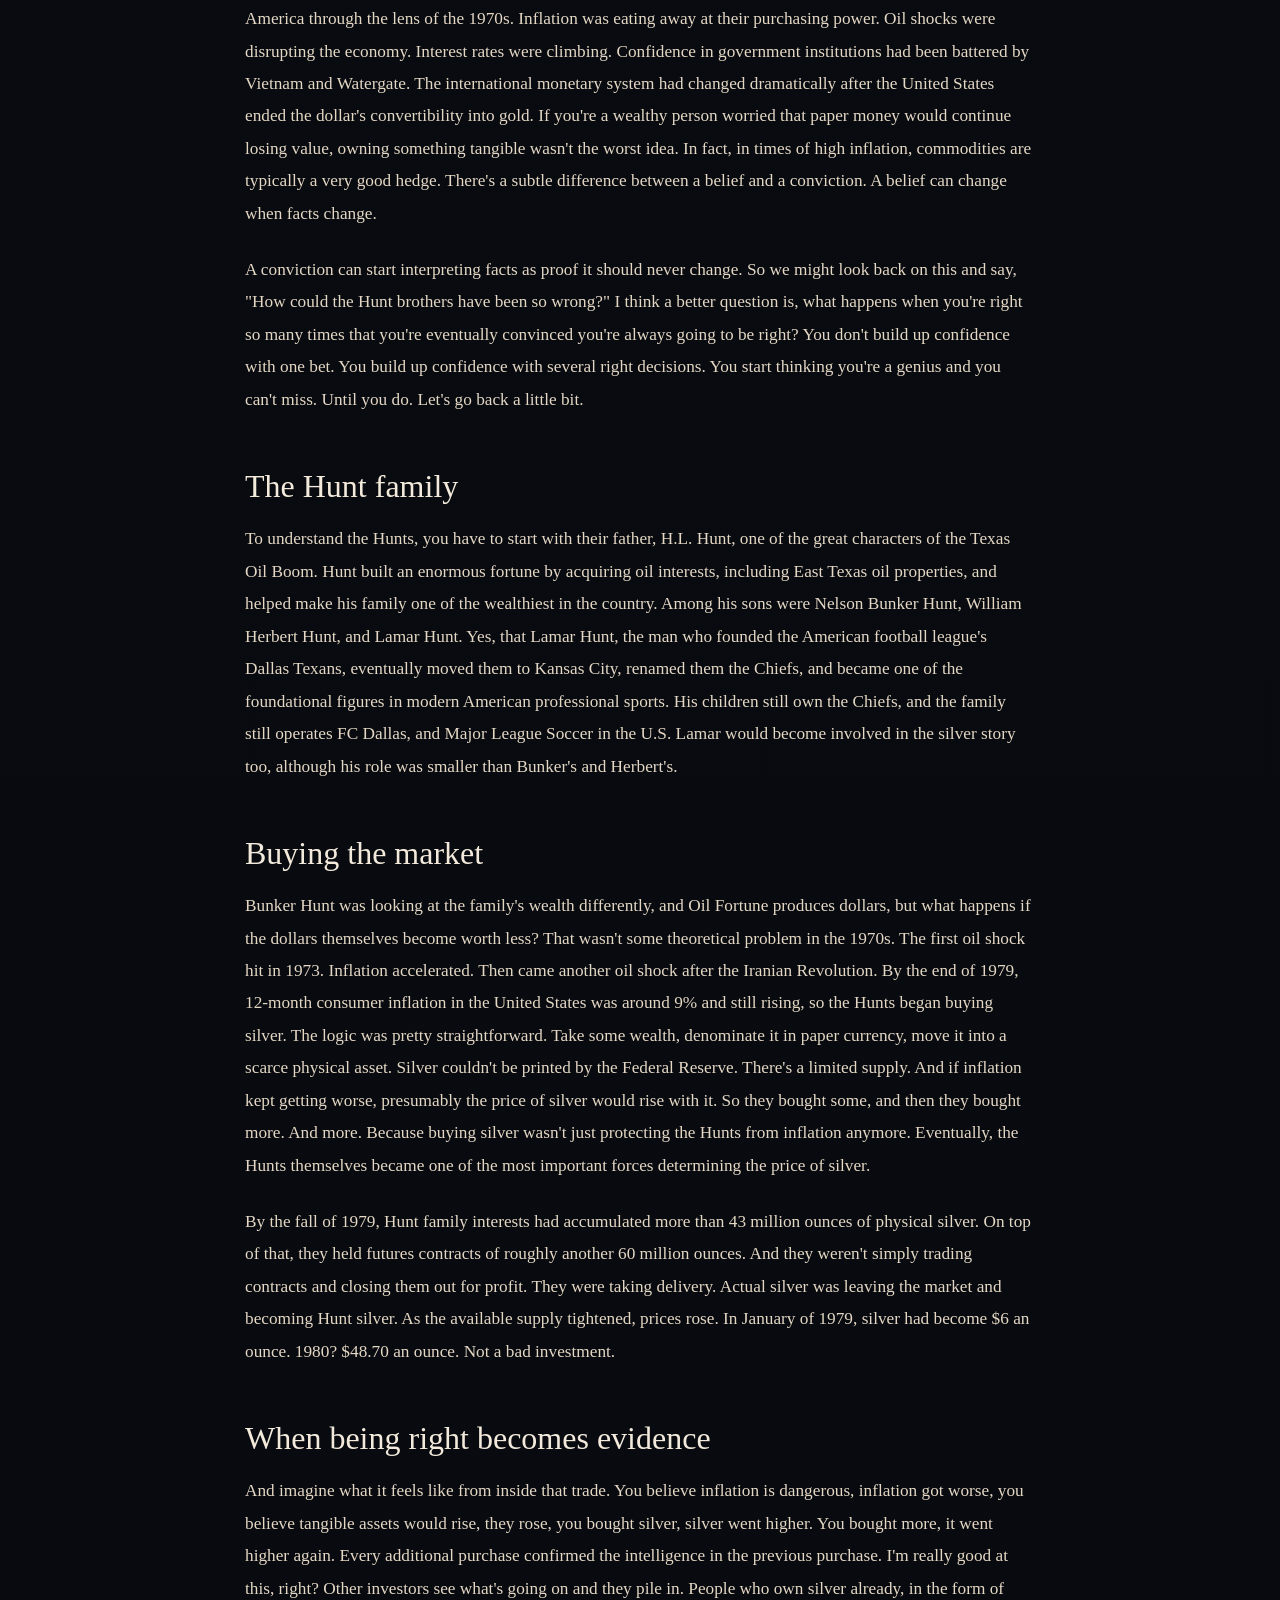
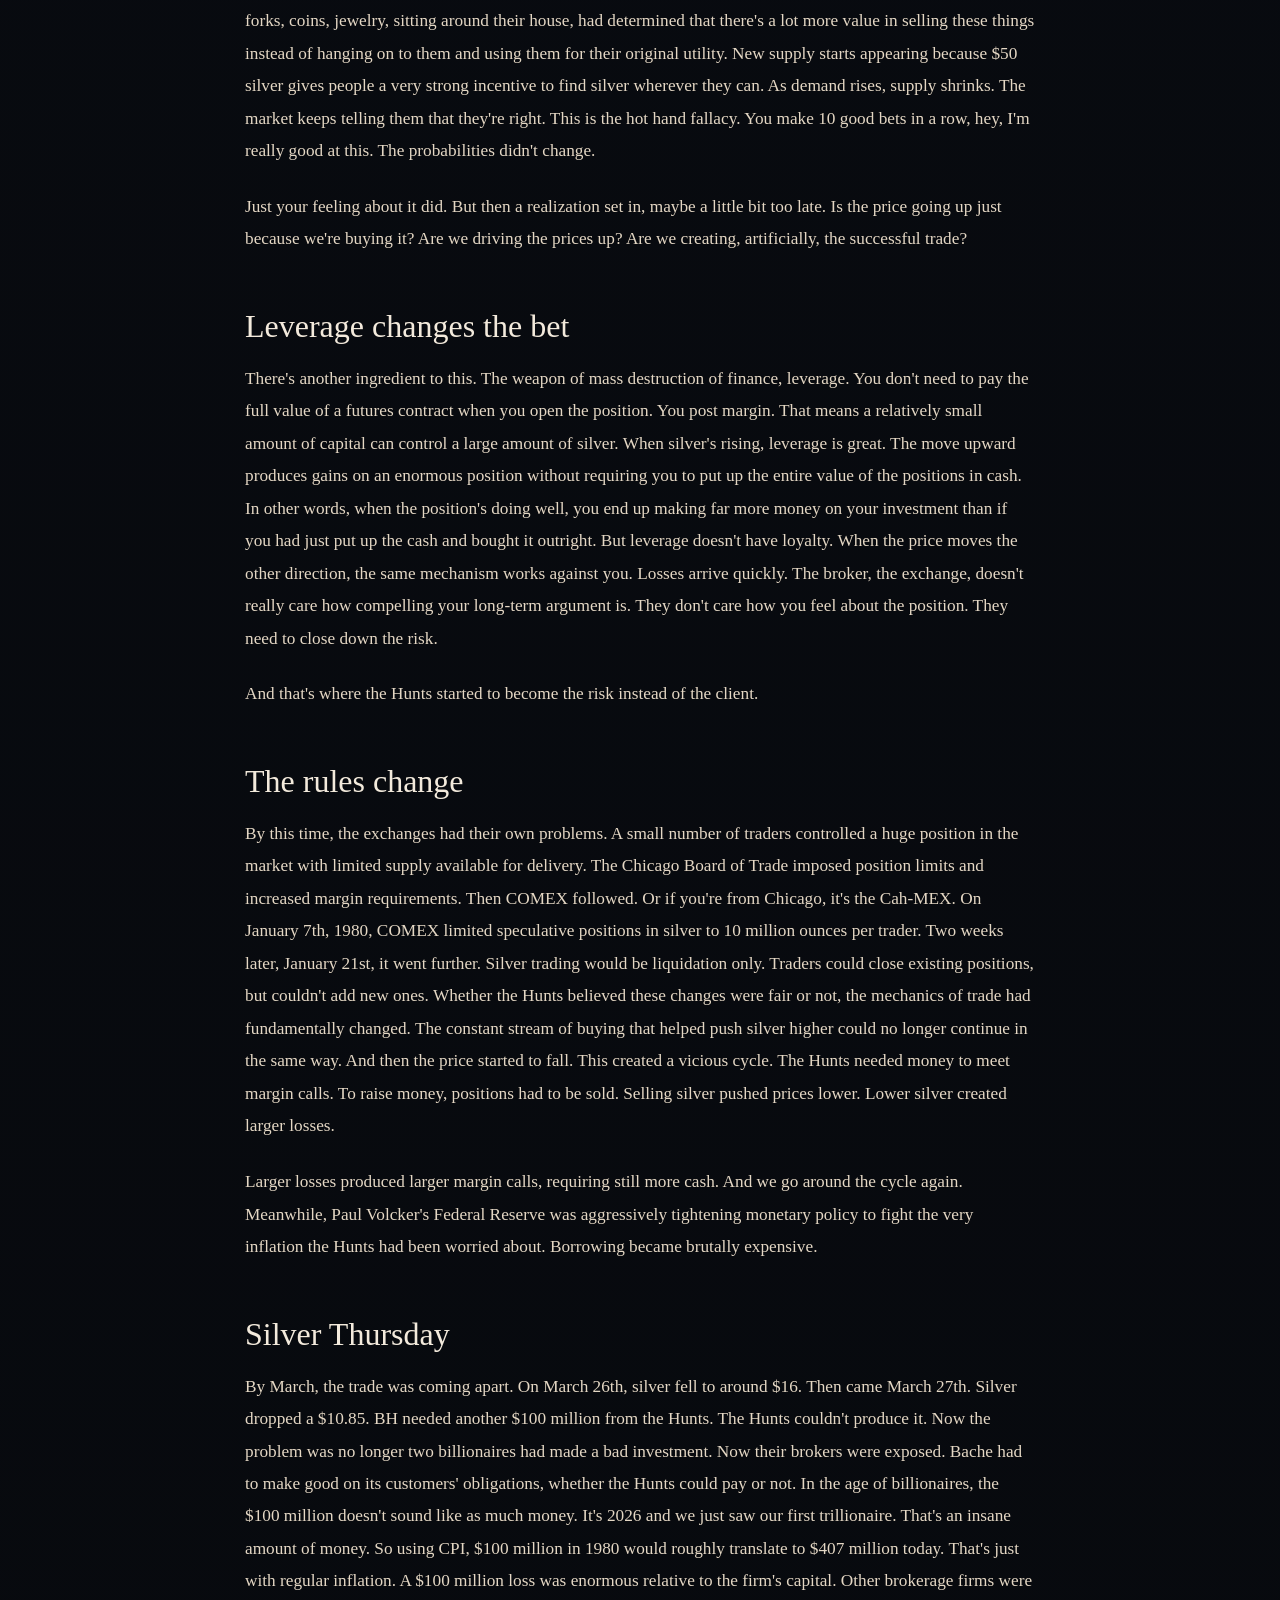
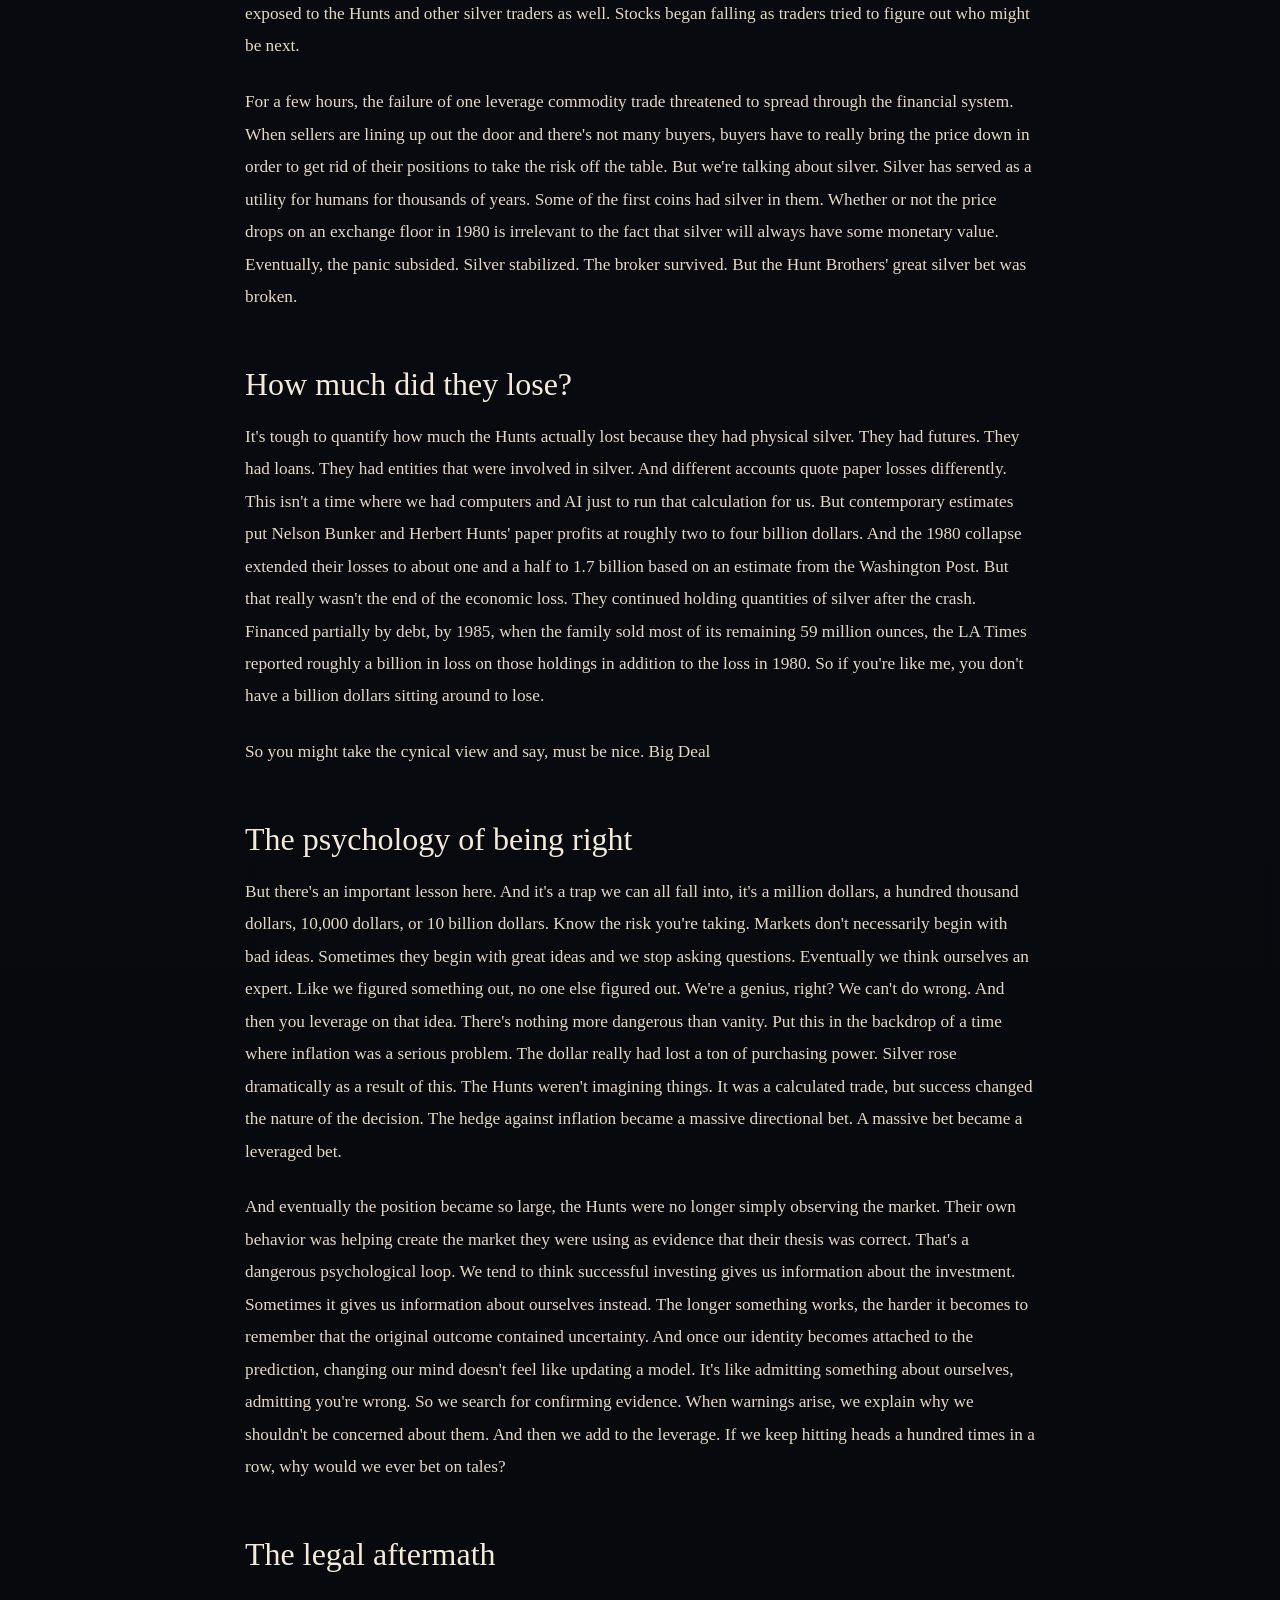
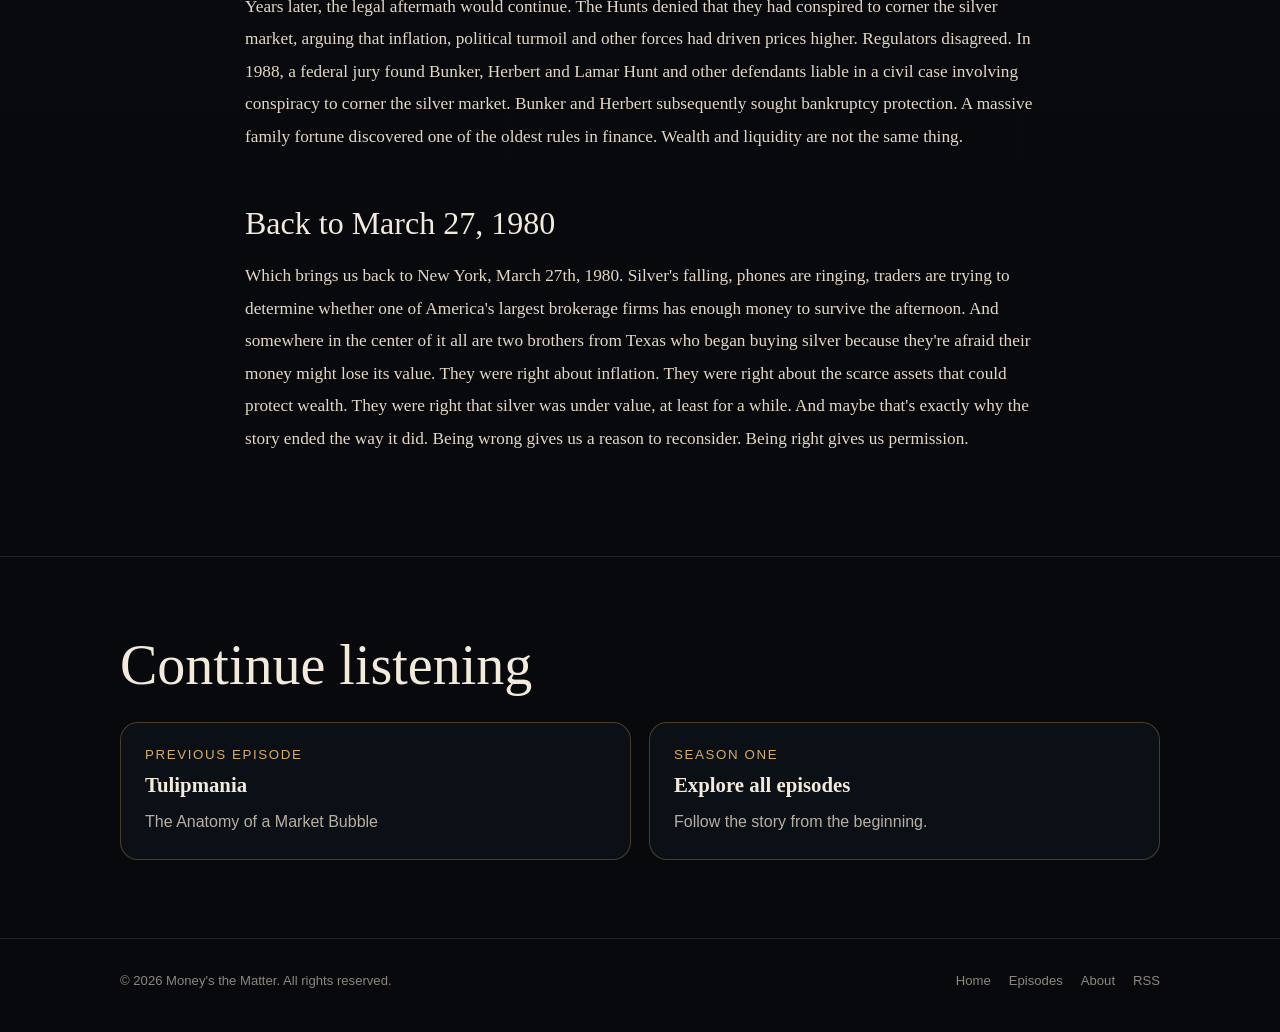
<file: episodes/hunting-for-silver/index.html>
<!DOCTYPE html>
<html lang="en">

<head>

  <!-- =====================================================
       GOOGLE ANALYTICS
  ====================================================== -->

  <script
    async
    src="https://www.googletagmanager.com/gtag/js?id=G-CKSZ8CZTVV">
  </script>

  <script>
    window.dataLayer = window.dataLayer || [];

    function gtag() {
      dataLayer.push(arguments);
    }

    gtag('js', new Date());
    gtag('config', 'G-CKSZ8CZTVV');
  </script>


  <!-- =====================================================
       BASIC META
  ====================================================== -->

  <meta charset="UTF-8">

  <meta
    name="viewport"
    content="width=device-width, initial-scale=1.0"
  >

  <meta name="robots" content="index, follow, max-image-preview:large, max-snippet:-1, max-video-preview:-1">
  <meta name="author" content="Bryan Yach, CFP®">

  <title>
    The Hunt Brothers & Silver Thursday | Money's the Matter
  </title>

  <meta
    name="description"
    content="The Hunt brothers turned an inflation hedge into a massive leveraged silver bet. Hear the story of Silver Thursday, leverage, and market psychology."
  >

  <link
    rel="canonical"
    href="https://moneysthematter.com/episodes/hunting-for-silver/"
  >

  <link
    rel="prev"
    href="https://moneysthematter.com/episodes/tulipmania/"
  >


  <!-- =====================================================
       OPEN GRAPH
  ====================================================== -->

  <meta
    property="og:title"
    content="Hunting for Silver — The Hunt Brothers and Silver Thursday"
  >

  <meta
    property="og:description"
    content="March 27, 1980: silver crashes, brokers scramble, and Wall Street fears contagion. The Hunt brothers’ silver bet becomes the story of Silver Thursday."
  >

  <meta
    property="og:type"
    content="article"
  >

  <meta
    property="og:url"
    content="https://moneysthematter.com/episodes/hunting-for-silver/"
  >

  <meta
    property="og:image"
    content="https://moneysthematter.com/images/logo/mtm-logo.png"
  >

  <meta
    property="og:image:alt"
    content="Money's the Matter podcast artwork"
  >


  

  <meta property="og:site_name" content="Money's the Matter">
  <meta property="article:author" content="Bryan Yach">

<!-- =====================================================
       TWITTER / X
  ====================================================== -->

  <meta name="twitter:card" content="summary_large_image">
  <meta name="twitter:title" content="Hunting for Silver — The Hunt Brothers and Silver Thursday">
  <meta name="twitter:description" content="March 27, 1980: silver crashes, brokers scramble, and Wall Street fears contagion. The story of the Hunt brothers and Silver Thursday.">
  <meta name="twitter:image" content="https://moneysthematter.com/images/logo/mtm-logo.png">
  <meta name="twitter:image:alt" content="Money's the Matter podcast artwork">


  <!-- =====================================================
       FAVICONS
  ====================================================== -->

  <link
    rel="icon"
    type="image/png"
    sizes="32x32"
    href="/favicon-32x32.png"
  >

  <link
    rel="icon"
    type="image/png"
    sizes="16x16"
    href="/favicon-16x16.png"
  >

  <link
    rel="apple-touch-icon"
    href="/apple-touch-icon.png"
  >

  <link
    rel="manifest"
    href="/site.webmanifest"
  >

  <meta
    name="theme-color"
    content="#07090d"
  >


  <!-- =====================================================
       RSS
  ====================================================== -->

  <link
    rel="alternate"
    type="application/rss+xml"
    title="Money's the Matter RSS Feed"
    href="https://feeds.buzzsprout.com/2633998.rss"
  >


  <!-- =====================================================
       PODCAST STRUCTURED DATA
  ====================================================== -->

  <script type="application/ld+json">
  {
    "@context": "https://schema.org",
    "@graph": [
      {
        "@type": "PodcastEpisode",
        "@id": "https://moneysthematter.com/episodes/hunting-for-silver/#episode",
        "name": "Hunting for Silver — The Hunt Brothers and Silver Thursday",
        "headline": "Hunting for Silver: The Hunt Brothers and Silver Thursday",
        "episodeNumber": 8,
        "description": "The Hunt brothers turned an inflation hedge into a massive leveraged silver bet. Hear the story of Silver Thursday, leverage, and market psychology.",
        "url": "https://moneysthematter.com/episodes/hunting-for-silver/",
        "image": "https://moneysthematter.com/images/logo/mtm-logo.png",
        "duration": "PT14M16S",
        "inLanguage": "en-US",
        "keywords": [
          "Hunt brothers",
          "Silver Thursday",
          "Nelson Bunker Hunt",
          "William Herbert Hunt",
          "silver market",
          "silver crash",
          "commodity trading",
          "leverage",
          "margin calls",
          "market psychology",
          "financial history",
          "1980 silver crash"
        ],
        "author": {
          "@type": "Person",
          "@id": "https://moneysthematter.com/#bryan-yach",
          "name": "Bryan Yach",
          "honorificSuffix": "CFP®",
          "jobTitle": "Financial Planner and Podcast Host"
        },
        "partOfSeries": {
          "@type": "PodcastSeries",
          "@id": "https://moneysthematter.com/#podcast",
          "name": "Money's the Matter",
          "url": "https://moneysthematter.com/"
        },
        "mainEntityOfPage": {
          "@id": "https://moneysthematter.com/episodes/hunting-for-silver/#webpage"
        }
      },
      {
        "@type": "WebPage",
        "@id": "https://moneysthematter.com/episodes/hunting-for-silver/#webpage",
        "url": "https://moneysthematter.com/episodes/hunting-for-silver/",
        "name": "The Hunt Brothers & Silver Thursday | Money's the Matter",
        "description": "The Hunt brothers turned an inflation hedge into a massive leveraged silver bet. Hear the story of Silver Thursday, leverage, and market psychology.",
        "isPartOf": {"@id": "https://moneysthematter.com/#website"},
        "about": {"@id": "https://moneysthematter.com/episodes/hunting-for-silver/#episode"},
        "breadcrumb": {"@id": "https://moneysthematter.com/episodes/hunting-for-silver/#breadcrumb"},
        "inLanguage": "en-US"
      },
      {
        "@type": "BreadcrumbList",
        "@id": "https://moneysthematter.com/episodes/hunting-for-silver/#breadcrumb",
        "itemListElement": [
          {"@type": "ListItem", "position": 1, "name": "Money's the Matter", "item": "https://moneysthematter.com/"},
          {"@type": "ListItem", "position": 2, "name": "Episodes", "item": "https://moneysthematter.com/episodes/"},
          {"@type": "ListItem", "position": 3, "name": "Episode Eight: Hunting for Silver", "item": "https://moneysthematter.com/episodes/hunting-for-silver/"}
        ]
      }
    ]
  }
  </script>


  <!-- =====================================================
       CSS
  ====================================================== -->

  <style>

    :root {
      --background: #07090d;
      --background-soft: #0b0f16;
      --panel: rgba(17, 21, 29, 0.78);
      --cream: #f3eadc;
      --cream-soft: #e4d7c4;
      --muted: #b8afa3;
      --muted-dark: #8e877d;
      --gold: #b98a3d;
      --gold-light: #d6ad65;
      --border: rgba(185, 138, 61, 0.38);
      --border-soft: rgba(243, 234, 220, 0.11);
      --sans: Arial, Helvetica, sans-serif;
      --serif: Georgia, "Times New Roman", serif;
    }

    * {
      box-sizing: border-box;
    }

    html {
      scroll-behavior: smooth;
    }

    body {
      margin: 0;
      color: var(--cream);
      background:
        radial-gradient(
          circle at 50% 0%,
          rgba(32, 43, 61, 0.42),
          transparent 34%
        ),
        linear-gradient(
          180deg,
          #090c12 0%,
          var(--background) 100%
        );
      font-family: var(--serif);
    }

    a {
      color: inherit;
    }

    img {
      max-width: 100%;
    }

    .shell {
      width: min(1040px, calc(100% - 36px));
      margin: 0 auto;
    }


    /* =====================================================
       HEADER
    ====================================================== */

    .site-header {
      position: sticky;
      top: 0;
      z-index: 20;
      border-bottom: 1px solid var(--border-soft);
      background: rgba(7, 9, 13, 0.92);
      backdrop-filter: blur(14px);
    }

    .nav {
      min-height: 76px;
      display: flex;
      align-items: center;
      justify-content: space-between;
      gap: 24px;
    }

    .brand {
      display: inline-flex;
      align-items: center;
      gap: 12px;
      text-decoration: none;
    }

    .brand img {
      width: 44px;
      height: 44px;
      object-fit: contain;
      flex-shrink: 0;
    }

    .brand span {
      color: var(--cream);
      font-size: 0.98rem;
      font-weight: 600;
      letter-spacing: 0.065em;
      text-transform: uppercase;
    }

    .nav-links {
      display: flex;
      gap: 22px;
      font-family: var(--sans);
      font-size: 0.86rem;
    }

    .nav-links a {
      color: var(--muted);
      text-decoration: none;
      transition: color 150ms ease;
    }

    .nav-links a:hover {
      color: var(--cream);
    }


    /* =====================================================
       HERO
    ====================================================== */

    .hero {
      padding: 82px 0 74px;
      text-align: center;
    }

    .episode-label {
      margin: 0 0 18px;
      color: var(--gold-light);
      font-family: var(--sans);
      font-size: 0.78rem;
      font-weight: 700;
      letter-spacing: 0.2em;
      text-transform: uppercase;
    }

    h1 {
      max-width: 920px;
      margin: 0 auto;
      font-size: clamp(2.7rem, 7vw, 5.4rem);
      font-weight: 500;
      letter-spacing: -0.025em;
      line-height: 1.02;
    }

    .subtitle {
      margin: 20px 0 0;
      color: var(--gold-light);
      font-size: clamp(1.25rem, 2.8vw, 1.8rem);
    }

    .dek {
      max-width: 760px;
      margin: 30px auto 0;
      color: var(--cream-soft);
      font-family: var(--sans);
      font-size: 1.06rem;
      line-height: 1.85;
    }

    .episode-meta {
      margin-top: 24px;
      display: flex;
      justify-content: center;
      flex-wrap: wrap;
      gap: 10px 24px;
      color: var(--muted-dark);
      font-family: var(--sans);
      font-size: 0.82rem;
    }


    /* =====================================================
       PLAYER CARD
    ====================================================== */

    .player-card {
      margin-top: 42px;
      padding: 26px;
      border: 1px solid var(--border);
      border-radius: 22px;
      background: var(--panel);
    }

    .episode-player {
      width: 100%;
      overflow: hidden;
      border-radius: 15px;
    }

    .player-placeholder {
      padding: 26px 24px;
      border: 1px dashed var(--border);
      border-radius: 15px;
      color: var(--muted);
      font-family: var(--sans);
      line-height: 1.65;
      text-align: left;
    }

    .player-placeholder strong {
      display: block;
      margin-bottom: 6px;
      color: var(--cream);
    }


    /* =====================================================
       PODCAST PLATFORM BUTTONS
    ====================================================== */

    .platform-grid {
      display: grid;
      grid-template-columns: repeat(4, minmax(0, 1fr));
      gap: 16px;
      margin-top: 20px;
      align-items: center;
    }

    .platform-image-link {
      display: flex;
      align-items: center;
      justify-content: center;
      width: 100%;
      padding: 0;
      margin: 0;
      border: 0;
      background: transparent;
      text-decoration: none;
      overflow: visible;
      transition:
        transform 160ms ease,
        filter 160ms ease;
    }

    .platform-image-link:hover {
      transform: translateY(-3px);
      filter: brightness(1.08);
    }

    .platform-image-link img {
      display: block;
      width: 100%;
      height: auto;
      max-width: 100%;
      object-fit: contain;
    }


    /* =====================================================
       CONTENT
    ====================================================== */

    .section {
      padding: 78px 0;
      border-top: 1px solid var(--border-soft);
    }

    .episode-content {
      max-width: 790px;
      margin: 0 auto;
    }

    .section h2 {
      margin: 0 0 26px;
      font-size: clamp(2rem, 4.5vw, 3.5rem);
      font-weight: 500;
      line-height: 1.08;
    }

    .section-kicker {
      margin: 0 0 12px;
      color: var(--gold-light);
      font-family: var(--sans);
      font-size: 0.75rem;
      font-weight: 700;
      letter-spacing: 0.16em;
      text-transform: uppercase;
    }

    .summary {
      max-width: 780px;
      color: var(--cream-soft);
      font-size: 1.27rem;
      line-height: 1.65;
    }

    .episode-content h3 {
      margin: 52px 0 18px;
      color: var(--cream);
      font-size: clamp(1.4rem, 3vw, 2rem);
      font-weight: 500;
    }

    .episode-content p {
      margin: 0 0 1.35em;
      color: var(--cream-soft);
      font-size: 1.08rem;
      line-height: 1.88;
    }

    .episode-content blockquote {
      margin: 36px 0;
      padding: 8px 0 8px 24px;
      border-left: 3px solid var(--gold);
      color: var(--cream);
      font-size: 1.35rem;
      line-height: 1.55;
    }

    .transcript-note {
      margin-bottom: 30px;
      padding: 16px 18px;
      border-left: 3px solid var(--gold);
      background: rgba(185, 138, 61, 0.06);
      color: var(--muted);
      font-family: var(--sans);
      font-size: 0.88rem;
      line-height: 1.6;
    }


    /* =====================================================
       CONTINUE LISTENING
    ====================================================== */

    .continue-grid {
      display: grid;
      grid-template-columns: repeat(2, minmax(0, 1fr));
      gap: 18px;
    }

    .continue-card {
      padding: 24px;
      border: 1px solid var(--border);
      border-radius: 18px;
      background: var(--background-soft);
      text-decoration: none;
      transition:
        border-color 160ms ease,
        transform 160ms ease;
    }

    .continue-card:hover {
      border-color: var(--gold-light);
      transform: translateY(-2px);
    }

    .continue-card small {
      display: block;
      margin-bottom: 9px;
      color: var(--gold-light);
      font-family: var(--sans);
      letter-spacing: 0.12em;
      text-transform: uppercase;
    }

    .continue-card strong {
      display: block;
      font-size: 1.3rem;
      line-height: 1.35;
    }

    .continue-card p {
      margin: 10px 0 0;
      color: var(--muted);
      font-family: var(--sans);
      line-height: 1.6;
    }


    /* =====================================================
       FOOTER
    ====================================================== */

    footer {
      padding: 34px 0 44px;
      border-top: 1px solid var(--border-soft);
      color: var(--muted-dark);
      font-family: var(--sans);
      font-size: 0.82rem;
    }

    .footer-row {
      display: flex;
      justify-content: space-between;
      gap: 18px;
      flex-wrap: wrap;
    }

    .footer-links {
      display: flex;
      flex-wrap: wrap;
      gap: 18px;
    }

    .footer-row a {
      text-decoration: none;
    }


    /* =====================================================
       MOBILE
    ====================================================== */

    @media (max-width: 780px) {

      .nav-links {
        display: none;
      }

      .platform-grid {
        grid-template-columns: repeat(2, minmax(0, 1fr));
      }

      .continue-grid {
        grid-template-columns: 1fr;
      }

    }

    @media (max-width: 520px) {

      .shell {
        width: min(100% - 24px, 1040px);
      }

      .hero {
        padding: 54px 0 58px;
      }

      .platform-grid {
        grid-template-columns: 1fr;
      }

      .player-card {
        padding: 16px;
      }

      .brand span {
        font-size: 0.86rem;
      }

    }

  </style>

</head>



<body>


  <!-- =====================================================
       HEADER
  ====================================================== -->

  <header class="site-header">

    <div class="shell nav">

      <a
        class="brand"
        href="/"
        aria-label="Money's the Matter home"
      >

        <img
          src="/images/logo/mtm-logo.png"
          alt="Money's the Matter"
        >

        <span>
          Money's the Matter
        </span>

      </a>


      <nav
        class="nav-links"
        aria-label="Primary navigation"
      >

        <a href="/">
          Home
        </a>

        <a href="/episodes/">
          Episodes
        </a>

        <a href="#transcript">
          Transcript
        </a>

        <a
          href="https://feeds.buzzsprout.com/2633998.rss"
          target="_blank"
          rel="noopener noreferrer"
        >
          RSS
        </a>

      </nav>

    </div>

  </header>



  <main>


    <!-- =====================================================
         HERO
    ====================================================== -->

    <section class="hero">

      <div class="shell">

        <p class="episode-label">
          Season One · Episode Eight
        </p>

        <h1>
          Hunting for Silver
        </h1>

        <p class="subtitle">
          The Hunt Brothers and Silver Thursday
        </p>

        <p class="dek">
          March 27, 1980. Silver collapses, brokers scramble for cash, and Wall Street
          begins asking whether one family's leveraged commodity bet could spread into
          the financial system. The Hunt brothers started with an inflation hedge.
          They ended with Silver Thursday.
        </p>

        <div class="episode-meta">
          <span>Written and narrated by Bryan Yach, CFP®</span>
          <span>Money's the Matter</span>
        </div>

        <div class="player-card">
          <div class="episode-player">
            <div id="buzzsprout-player-19854873"></div>
            <script src="https://www.buzzsprout.com/2633998/episodes/19854873-silver-thursday-the-hunt-brothers-billion-dollar-bet.js?container_id=buzzsprout-player-19854873&player=small" type="text/javascript" charset="utf-8"></script>
          </div>

          <div class="platform-grid" aria-label="Listen to Money's the Matter">
            <a class="platform-image-link" href="https://podcasts.apple.com/podcast/id6797090925" target="_blank" rel="noopener noreferrer" aria-label="Listen on Apple Podcasts"><img src="/assets/badges/applelink.png" alt="Listen on Apple Podcasts"></a>
            <a class="platform-image-link" href="https://open.spotify.com/show/033ZMVAOk3TJEkOdaIOEJC" target="_blank" rel="noopener noreferrer" aria-label="Listen on Spotify"><img src="/assets/badges/spotifylink.png" alt="Listen on Spotify"></a>
            <a class="platform-image-link" href="https://music.amazon.com/podcasts/750e1dbd-d1ed-47b5-9a2e-bfb49ba24e11" target="_blank" rel="noopener noreferrer" aria-label="Listen on Amazon Music"><img src="/assets/badges/amazonlink.png" alt="Listen on Amazon Music"></a>
            <a class="platform-image-link" href="https://youtube.com/@moneysthematter" target="_blank" rel="noopener noreferrer" aria-label="Watch Money's the Matter on YouTube"><img src="/assets/badges/youtubelink.png" alt="Watch on YouTube"></a>
          </div>
        </div>

      </div>

    </section>


    <!-- =====================================================
         ABOUT THIS EPISODE
    ====================================================== -->

    <section class="section" id="story">
      <div class="shell episode-content">
        <p class="section-kicker">The story</p>
        <h2>What happens when being right becomes the risk?</h2>
        <p class="summary">The Hunt brothers began buying silver as an inflation hedge. As prices rose, the position grew, leverage increased, and their own buying became one of the forces shaping the market they were using as evidence that the trade was working.</p>
        <p>By early 1980, Nelson Bunker Hunt and William Herbert Hunt had built an enormous position in physical silver and futures. Their thesis had not started as nonsense: inflation was high, confidence in paper money was strained, and scarce tangible assets could offer protection.</p>
        <p>But success changed the nature of the decision. A hedge became a directional bet. The bet became leveraged. Then exchange rule changes and falling prices triggered margin calls, forced selling, and a feedback loop that culminated on March 27, 1980 — Silver Thursday.</p>
        <blockquote>Being wrong gives us a reason to reconsider. Being right gives us permission.</blockquote>
        <p>The story is bigger than silver. It is about leverage, liquidity, confidence, and one of the most dangerous psychological loops in markets: when a successful outcome starts to feel like proof that our judgment cannot fail.</p>
      </div>
    </section>


    <!-- =====================================================
         TRANSCRIPT
    ====================================================== -->

    <section class="section" id="transcript">
      <div class="shell episode-content">
        <p class="section-kicker">Episode transcript</p>
        <h2>Hunting for Silver</h2>
        <p class="transcript-note">This transcript has been lightly formatted from the episode captions for readability.</p>

        <h3>Silver Thursday</h3>
        <p>March 27, 1980, New York City. There's a stir on Wall Street. Something's not right. It's silver. On this single day of trading, the cash price of silver fell from $16.25 to $10.85. In a single day, that's a drop of nearly one-third. To put it in perspective, that's about the same percentage the S&amp;P fell during the entire COVID crash from top to bottom. And the panic didn't stay in the silver market. Stocks began falling too. Oftentimes, when there's fear in one market, another market gets affected. The dominoes begin to fall. That's what made this more than just a crash in a single commodity. Someone had accumulated such an enormous position in one of the world's major precious metals and borrowed so much money to do it that when it collapsed, suddenly no one was just focused on the price of silver. Traders panicked, worried that the sudden drop could take Wall Street with it.</p>
        <p>Rumors spread across trading desks that major brokerage firms could be in trouble. At Bache, one of the largest brokers in the country, the problem has a name. Actually, two names. Nelson Bunker Hunt. William Herbert Hunt. You're listening to Money's the Matter, a podcast about understanding money through the lenses of history, stories, and human psychology. Here's Bryan.</p>

        <h3>A crisis with two names</h3>
        <p>The brothers owed roughly $100 million that they couldn't pay. Bache began selling whatever it could. This is what's known as a liquidation or a margin call. Silver, stocks, bonds, anything pledged as collateral. And because the Hunts positions were so large, selling the silver pushed silver even lower. It made the problem even worse for them, which creates larger losses, which forces more selling. Three years after this event, a film came out. It was quite popular, starring Eddie Murphy and Dan Aykroyd, called Trading Places. Except instead of silver, the plot involved orange juice futures. The 1980s silver collapse is partially what inspired that film. The antagonist of the film? Two brothers who traded orange juice futures The Hunts weren't some reckless traders who wandered into a position they couldn't afford. They're members of one of the wealthiest families in America. Their fortunes come from Texas oil.</p>
        <p>Somehow the family had accumulated so much silver, financed with so much borrowed money, that the inability to meet a margin call threatened to spill from a commodity market into some of the biggest financial institutions in the country. March 27th will eventually have a name. Silver Thursday.</p>

        <h3>How a hedge becomes a conviction</h3>
        <p>But the most interesting part of the story isn't the end. It's how it started. How did two wealthy men convince themselves into making such a large bet in the first place? It's easy to look backwards at a financial disaster and assume the people involved were either being foolish or greedy, but Bunker and Herbert Hunt were looking at America through the lens of the 1970s. Inflation was eating away at their purchasing power. Oil shocks were disrupting the economy. Interest rates were climbing. Confidence in government institutions had been battered by Vietnam and Watergate. The international monetary system had changed dramatically after the United States ended the dollar's convertibility into gold. If you're a wealthy person worried that paper money would continue losing value, owning something tangible wasn't the worst idea. In fact, in times of high inflation, commodities are typically a very good hedge. There's a subtle difference between a belief and a conviction. A belief can change when facts change.</p>
        <p>A conviction can start interpreting facts as proof it should never change. So we might look back on this and say, "How could the Hunt brothers have been so wrong?" I think a better question is, what happens when you're right so many times that you're eventually convinced you're always going to be right? You don't build up confidence with one bet. You build up confidence with several right decisions. You start thinking you're a genius and you can't miss. Until you do. Let's go back a little bit.</p>

        <h3>The Hunt family</h3>
        <p>To understand the Hunts, you have to start with their father, H.L. Hunt, one of the great characters of the Texas Oil Boom. Hunt built an enormous fortune by acquiring oil interests, including East Texas oil properties, and helped make his family one of the wealthiest in the country. Among his sons were Nelson Bunker Hunt, William Herbert Hunt, and Lamar Hunt. Yes, that Lamar Hunt, the man who founded the American football league's Dallas Texans, eventually moved them to Kansas City, renamed them the Chiefs, and became one of the foundational figures in modern American professional sports. His children still own the Chiefs, and the family still operates FC Dallas, and Major League Soccer in the U.S. Lamar would become involved in the silver story too, although his role was smaller than Bunker's and Herbert's.</p>

        <h3>Buying the market</h3>
        <p>Bunker Hunt was looking at the family's wealth differently, and Oil Fortune produces dollars, but what happens if the dollars themselves become worth less? That wasn't some theoretical problem in the 1970s. The first oil shock hit in 1973. Inflation accelerated. Then came another oil shock after the Iranian Revolution. By the end of 1979, 12-month consumer inflation in the United States was around 9% and still rising, so the Hunts began buying silver. The logic was pretty straightforward. Take some wealth, denominate it in paper currency, move it into a scarce physical asset. Silver couldn't be printed by the Federal Reserve. There's a limited supply. And if inflation kept getting worse, presumably the price of silver would rise with it. So they bought some, and then they bought more. And more. Because buying silver wasn't just protecting the Hunts from inflation anymore. Eventually, the Hunts themselves became one of the most important forces determining the price of silver.</p>
        <p>By the fall of 1979, Hunt family interests had accumulated more than 43 million ounces of physical silver. On top of that, they held futures contracts of roughly another 60 million ounces. And they weren't simply trading contracts and closing them out for profit. They were taking delivery. Actual silver was leaving the market and becoming Hunt silver. As the available supply tightened, prices rose. In January of 1979, silver had become $6 an ounce. 1980? $48.70 an ounce. Not a bad investment.</p>

        <h3>When being right becomes evidence</h3>
        <p>And imagine what it feels like from inside that trade. You believe inflation is dangerous, inflation got worse, you believe tangible assets would rise, they rose, you bought silver, silver went higher. You bought more, it went higher again. Every additional purchase confirmed the intelligence in the previous purchase. I'm really good at this, right? Other investors see what's going on and they pile in. People who own silver already, in the form of forks, coins, jewelry, sitting around their house, had determined that there's a lot more value in selling these things instead of hanging on to them and using them for their original utility. New supply starts appearing because $50 silver gives people a very strong incentive to find silver wherever they can. As demand rises, supply shrinks. The market keeps telling them that they're right. This is the hot hand fallacy. You make 10 good bets in a row, hey, I'm really good at this. The probabilities didn't change.</p>
        <p>Just your feeling about it did. But then a realization set in, maybe a little bit too late. Is the price going up just because we're buying it? Are we driving the prices up? Are we creating, artificially, the successful trade?</p>

        <h3>Leverage changes the bet</h3>
        <p>There's another ingredient to this. The weapon of mass destruction of finance, leverage. You don't need to pay the full value of a futures contract when you open the position. You post margin. That means a relatively small amount of capital can control a large amount of silver. When silver's rising, leverage is great. The move upward produces gains on an enormous position without requiring you to put up the entire value of the positions in cash. In other words, when the position's doing well, you end up making far more money on your investment than if you had just put up the cash and bought it outright. But leverage doesn't have loyalty. When the price moves the other direction, the same mechanism works against you. Losses arrive quickly. The broker, the exchange, doesn't really care how compelling your long-term argument is. They don't care how you feel about the position. They need to close down the risk.</p>
        <p>And that's where the Hunts started to become the risk instead of the client.</p>

        <h3>The rules change</h3>
        <p>By this time, the exchanges had their own problems. A small number of traders controlled a huge position in the market with limited supply available for delivery. The Chicago Board of Trade imposed position limits and increased margin requirements. Then COMEX followed. Or if you're from Chicago, it's the Cah-MEX. On January 7th, 1980, COMEX limited speculative positions in silver to 10 million ounces per trader. Two weeks later, January 21st, it went further. Silver trading would be liquidation only. Traders could close existing positions, but couldn't add new ones. Whether the Hunts believed these changes were fair or not, the mechanics of trade had fundamentally changed. The constant stream of buying that helped push silver higher could no longer continue in the same way. And then the price started to fall. This created a vicious cycle. The Hunts needed money to meet margin calls. To raise money, positions had to be sold. Selling silver pushed prices lower. Lower silver created larger losses.</p>
        <p>Larger losses produced larger margin calls, requiring still more cash. And we go around the cycle again. Meanwhile, Paul Volcker's Federal Reserve was aggressively tightening monetary policy to fight the very inflation the Hunts had been worried about. Borrowing became brutally expensive.</p>

        <h3>Silver Thursday</h3>
        <p>By March, the trade was coming apart. On March 26th, silver fell to around $16. Then came March 27th. Silver dropped a $10.85. BH needed another $100 million from the Hunts. The Hunts couldn't produce it. Now the problem was no longer two billionaires had made a bad investment. Now their brokers were exposed. Bache had to make good on its customers' obligations, whether the Hunts could pay or not. In the age of billionaires, the $100 million doesn't sound like as much money. It's 2026 and we just saw our first trillionaire. That's an insane amount of money. So using CPI, $100 million in 1980 would roughly translate to $407 million today. That's just with regular inflation. A $100 million loss was enormous relative to the firm's capital. Other brokerage firms were exposed to the Hunts and other silver traders as well. Stocks began falling as traders tried to figure out who might be next.</p>
        <p>For a few hours, the failure of one leverage commodity trade threatened to spread through the financial system. When sellers are lining up out the door and there's not many buyers, buyers have to really bring the price down in order to get rid of their positions to take the risk off the table. But we're talking about silver. Silver has served as a utility for humans for thousands of years. Some of the first coins had silver in them. Whether or not the price drops on an exchange floor in 1980 is irrelevant to the fact that silver will always have some monetary value. Eventually, the panic subsided. Silver stabilized. The broker survived. But the Hunt Brothers' great silver bet was broken.</p>

        <h3>How much did they lose?</h3>
        <p>It's tough to quantify how much the Hunts actually lost because they had physical silver. They had futures. They had loans. They had entities that were involved in silver. And different accounts quote paper losses differently. This isn't a time where we had computers and AI just to run that calculation for us. But contemporary estimates put Nelson Bunker and Herbert Hunts' paper profits at roughly two to four billion dollars. And the 1980 collapse extended their losses to about one and a half to 1.7 billion based on an estimate from the Washington Post. But that really wasn't the end of the economic loss. They continued holding quantities of silver after the crash. Financed partially by debt, by 1985, when the family sold most of its remaining 59 million ounces, the LA Times reported roughly a billion in loss on those holdings in addition to the loss in 1980. So if you're like me, you don't have a billion dollars sitting around to lose.</p>
        <p>So you might take the cynical view and say, must be nice. Big Deal</p>

        <h3>The psychology of being right</h3>
        <p>But there's an important lesson here. And it's a trap we can all fall into, it's a million dollars, a hundred thousand dollars, 10,000 dollars, or 10 billion dollars. Know the risk you're taking. Markets don't necessarily begin with bad ideas. Sometimes they begin with great ideas and we stop asking questions. Eventually we think ourselves an expert. Like we figured something out, no one else figured out. We're a genius, right? We can't do wrong. And then you leverage on that idea. There's nothing more dangerous than vanity. Put this in the backdrop of a time where inflation was a serious problem. The dollar really had lost a ton of purchasing power. Silver rose dramatically as a result of this. The Hunts weren't imagining things. It was a calculated trade, but success changed the nature of the decision. The hedge against inflation became a massive directional bet. A massive bet became a leveraged bet.</p>
        <p>And eventually the position became so large, the Hunts were no longer simply observing the market. Their own behavior was helping create the market they were using as evidence that their thesis was correct. That's a dangerous psychological loop. We tend to think successful investing gives us information about the investment. Sometimes it gives us information about ourselves instead. The longer something works, the harder it becomes to remember that the original outcome contained uncertainty. And once our identity becomes attached to the prediction, changing our mind doesn't feel like updating a model. It's like admitting something about ourselves, admitting you're wrong. So we search for confirming evidence. When warnings arise, we explain why we shouldn't be concerned about them. And then we add to the leverage. If we keep hitting heads a hundred times in a row, why would we ever bet on tales?</p>

        <h3>The legal aftermath</h3>
        <p>Years later, the legal aftermath would continue. The Hunts denied that they had conspired to corner the silver market, arguing that inflation, political turmoil and other forces had driven prices higher. Regulators disagreed. In 1988, a federal jury found Bunker, Herbert and Lamar Hunt and other defendants liable in a civil case involving conspiracy to corner the silver market. Bunker and Herbert subsequently sought bankruptcy protection. A massive family fortune discovered one of the oldest rules in finance. Wealth and liquidity are not the same thing.</p>

        <h3>Back to March 27, 1980</h3>
        <p>Which brings us back to New York, March 27th, 1980. Silver's falling, phones are ringing, traders are trying to determine whether one of America's largest brokerage firms has enough money to survive the afternoon. And somewhere in the center of it all are two brothers from Texas who began buying silver because they're afraid their money might lose its value. They were right about inflation. They were right about the scarce assets that could protect wealth. They were right that silver was under value, at least for a while. And maybe that's exactly why the story ended the way it did. Being wrong gives us a reason to reconsider. Being right gives us permission.</p>
      </div>
    </section>


    <!-- =====================================================
         CONTINUE LISTENING
    ====================================================== -->

    <section class="section">

      <div class="shell">

        <h2>
          Continue listening
        </h2>

        <div class="continue-grid">

          <a
            class="continue-card"
            href="/episodes/tulipmania/"
            aria-label="Go to Episode Seven: Tulipmania"
          >
            <small>Previous episode</small>
            <strong>Tulipmania</strong>
            <p>The Anatomy of a Market Bubble</p>
          </a>

          <a
            class="continue-card"
            href="/episodes/"
            aria-label="View all Money's the Matter episodes"
          >
            <small>Season One</small>
            <strong>Explore all episodes</strong>
            <p>Follow the story from the beginning.</p>
          </a>

        </div>

      </div>

    </section>


  </main>



  <!-- =====================================================
       FOOTER
  ====================================================== -->

  <footer>

    <div class="shell footer-row">

      <span>
        © 2026 Money's the Matter. All rights reserved.
      </span>

      <div class="footer-links">

        <a href="/">
          Home
        </a>

        <a href="/episodes/">
          Episodes
        </a>

        <a href="/#about">
          About
        </a>

        <a
          href="https://feeds.buzzsprout.com/2633998.rss"
          target="_blank"
          rel="noopener noreferrer"
        >
          RSS
        </a>

      </div>

    </div>

  </footer>


</body>

</html>
</file>
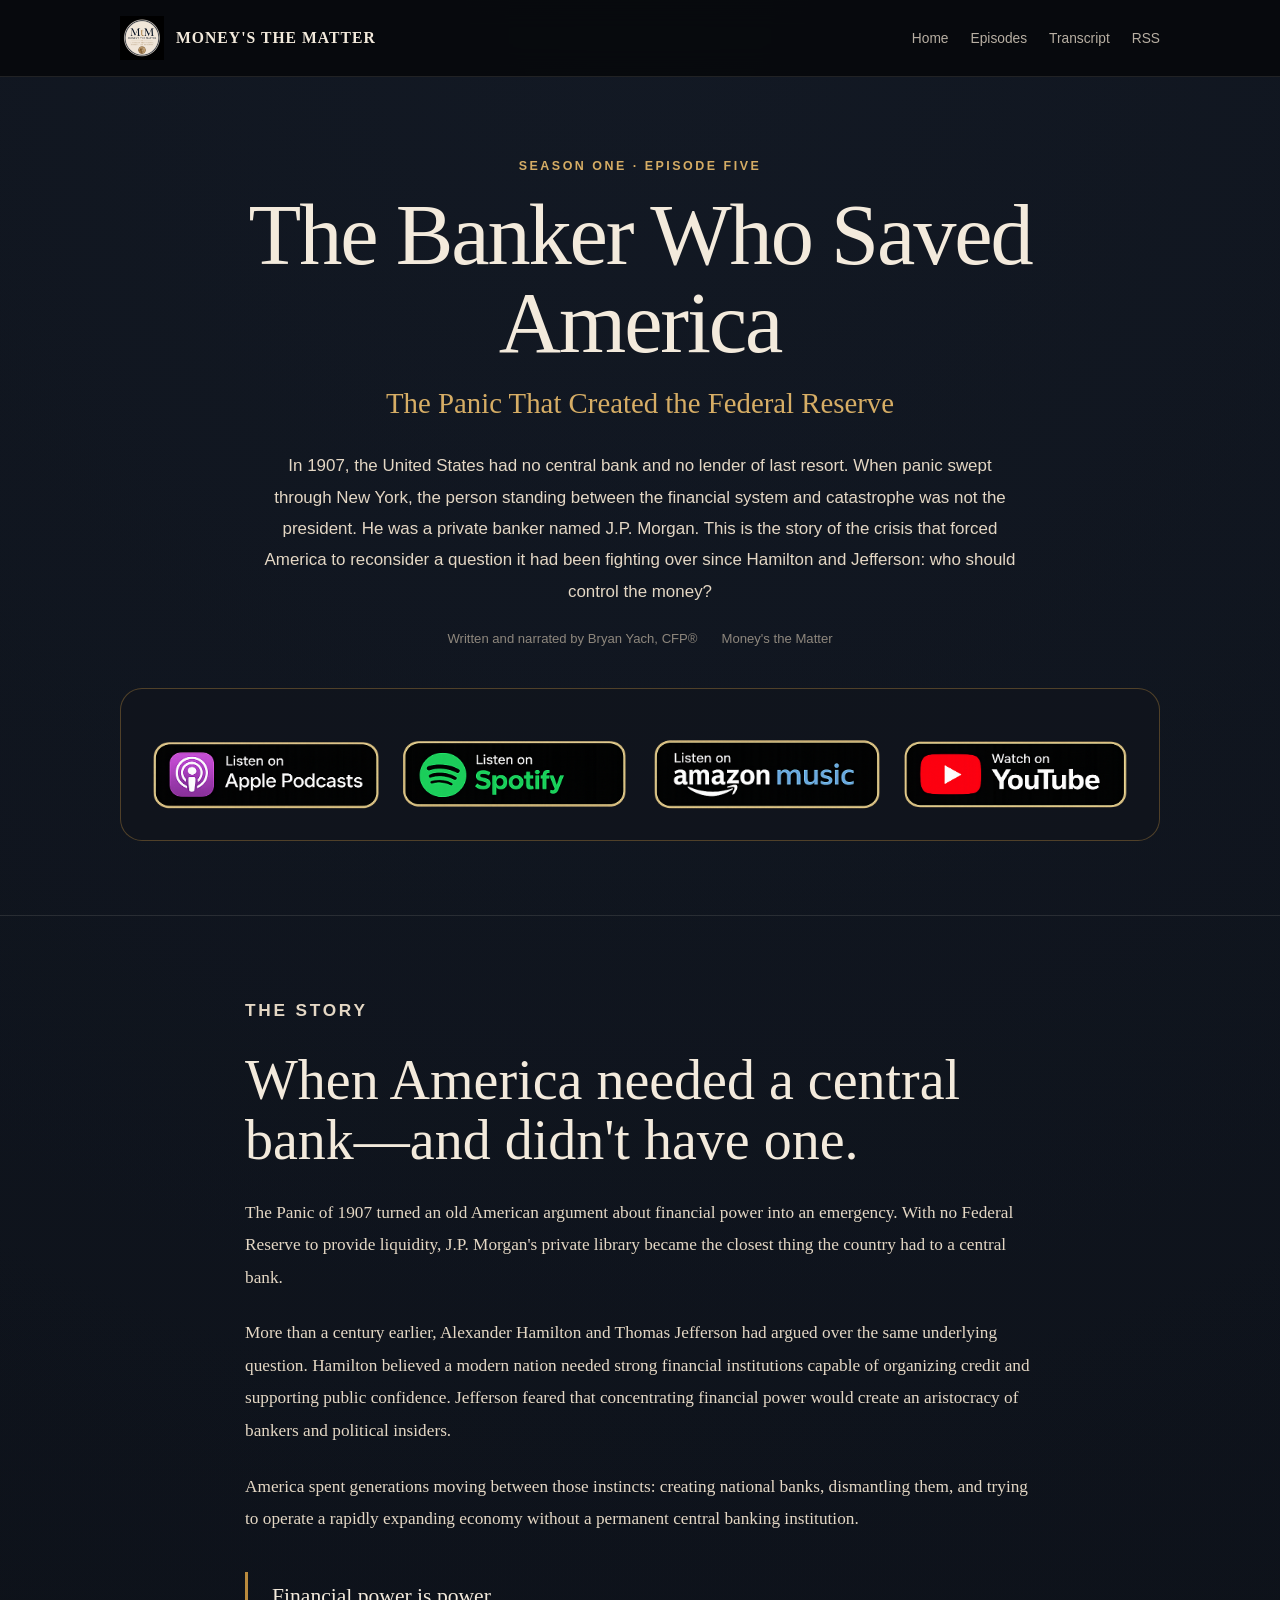
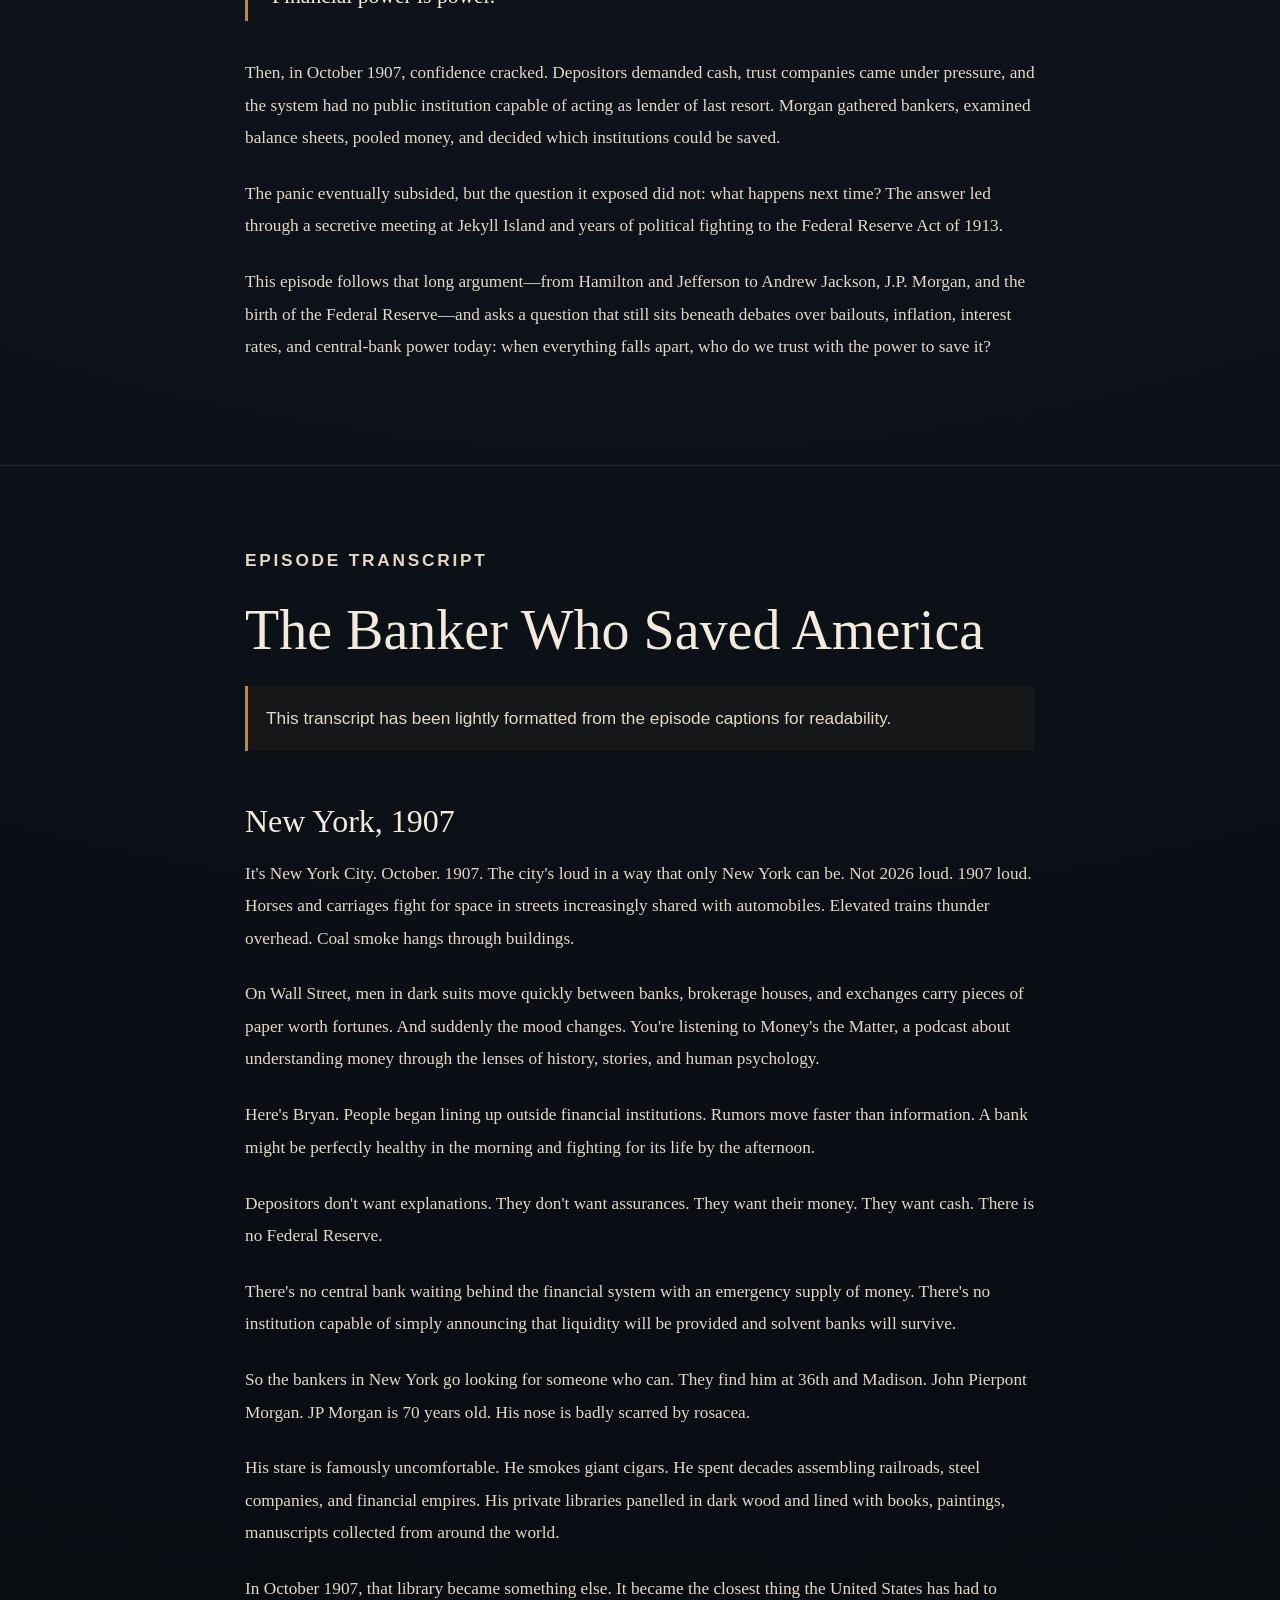
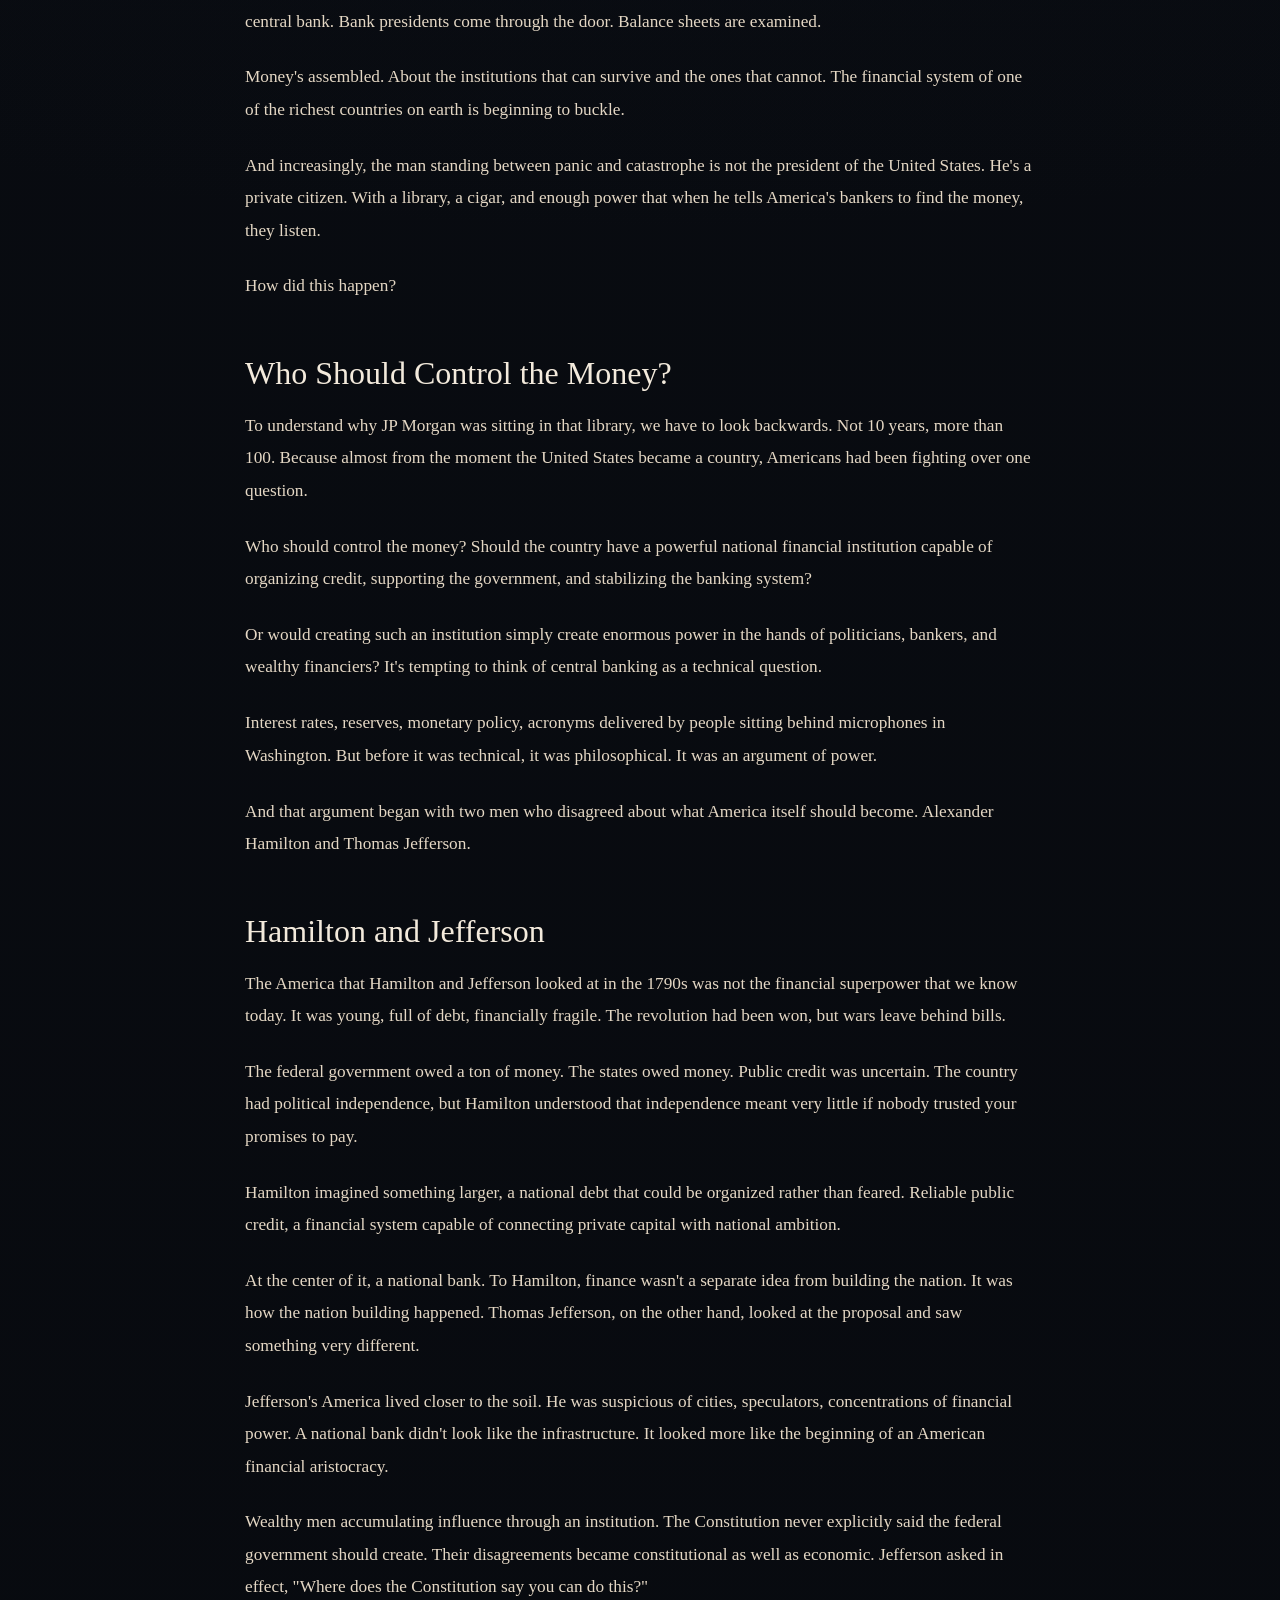
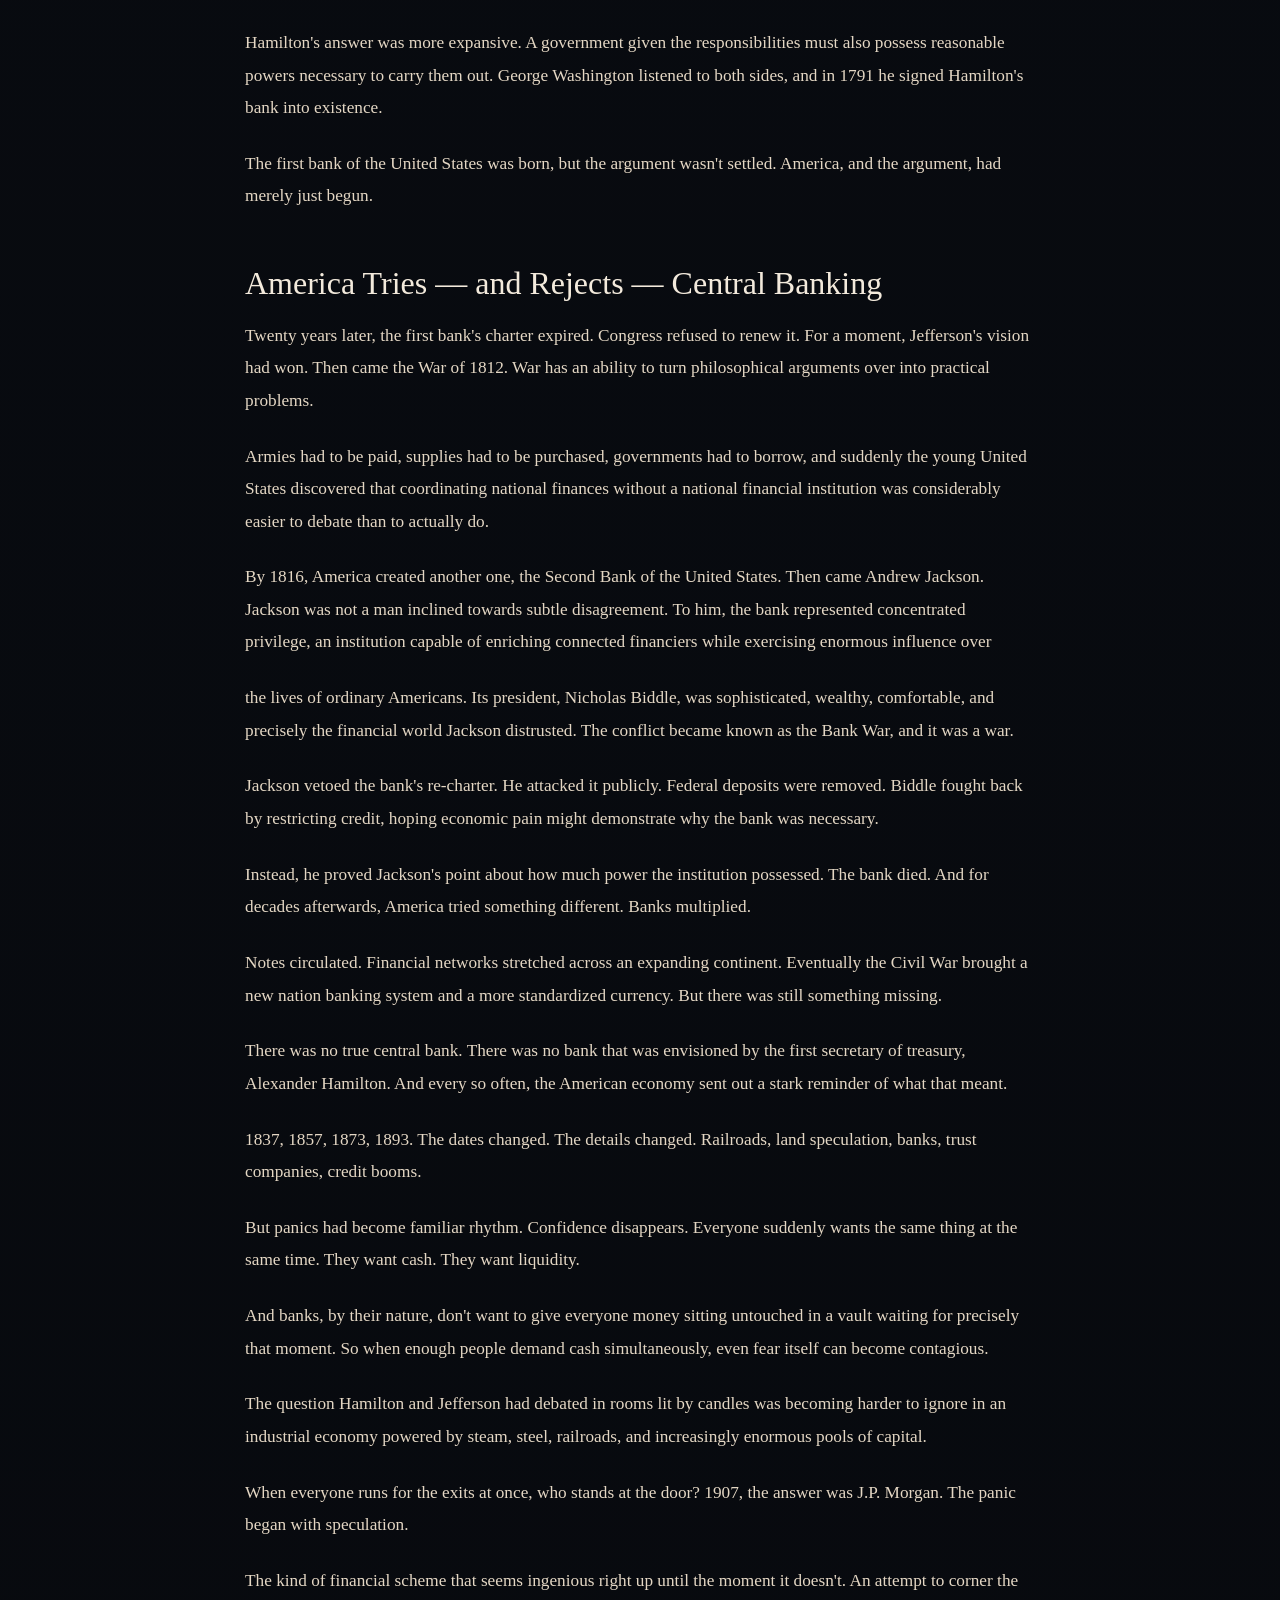
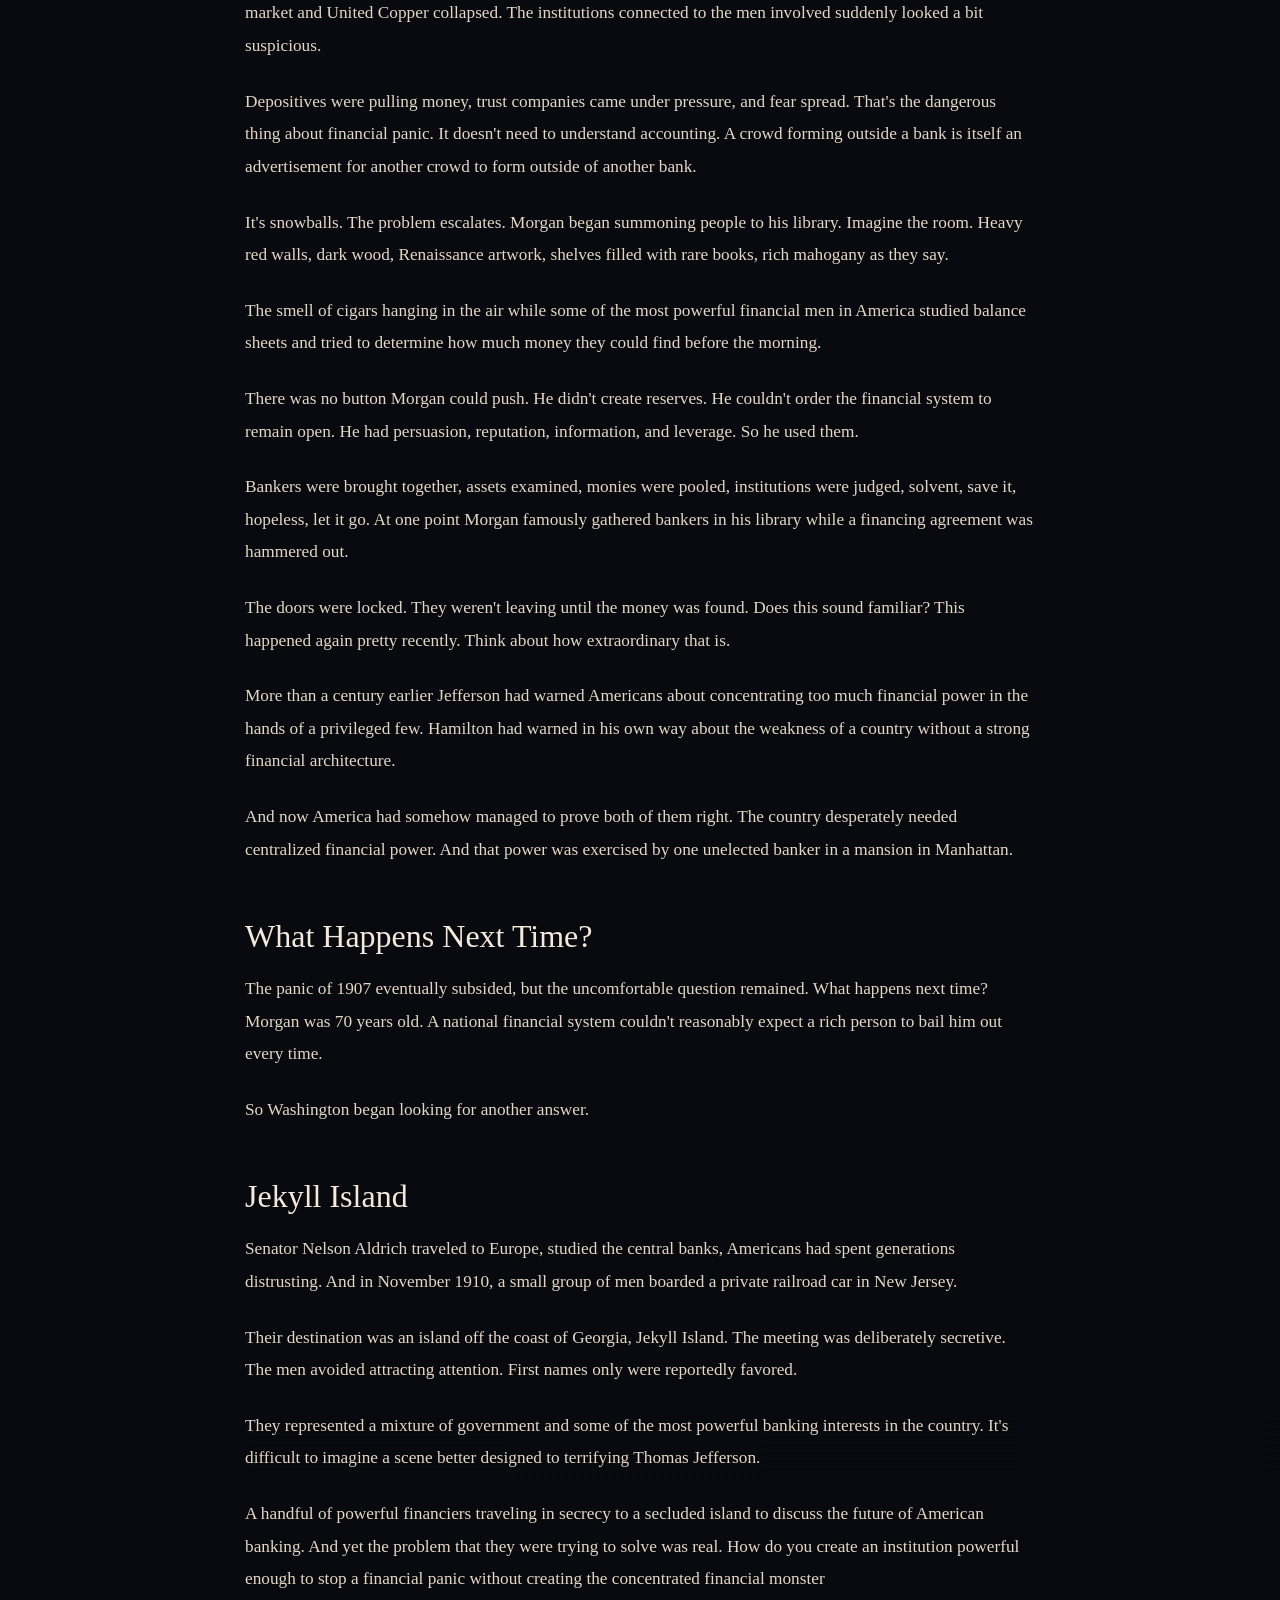
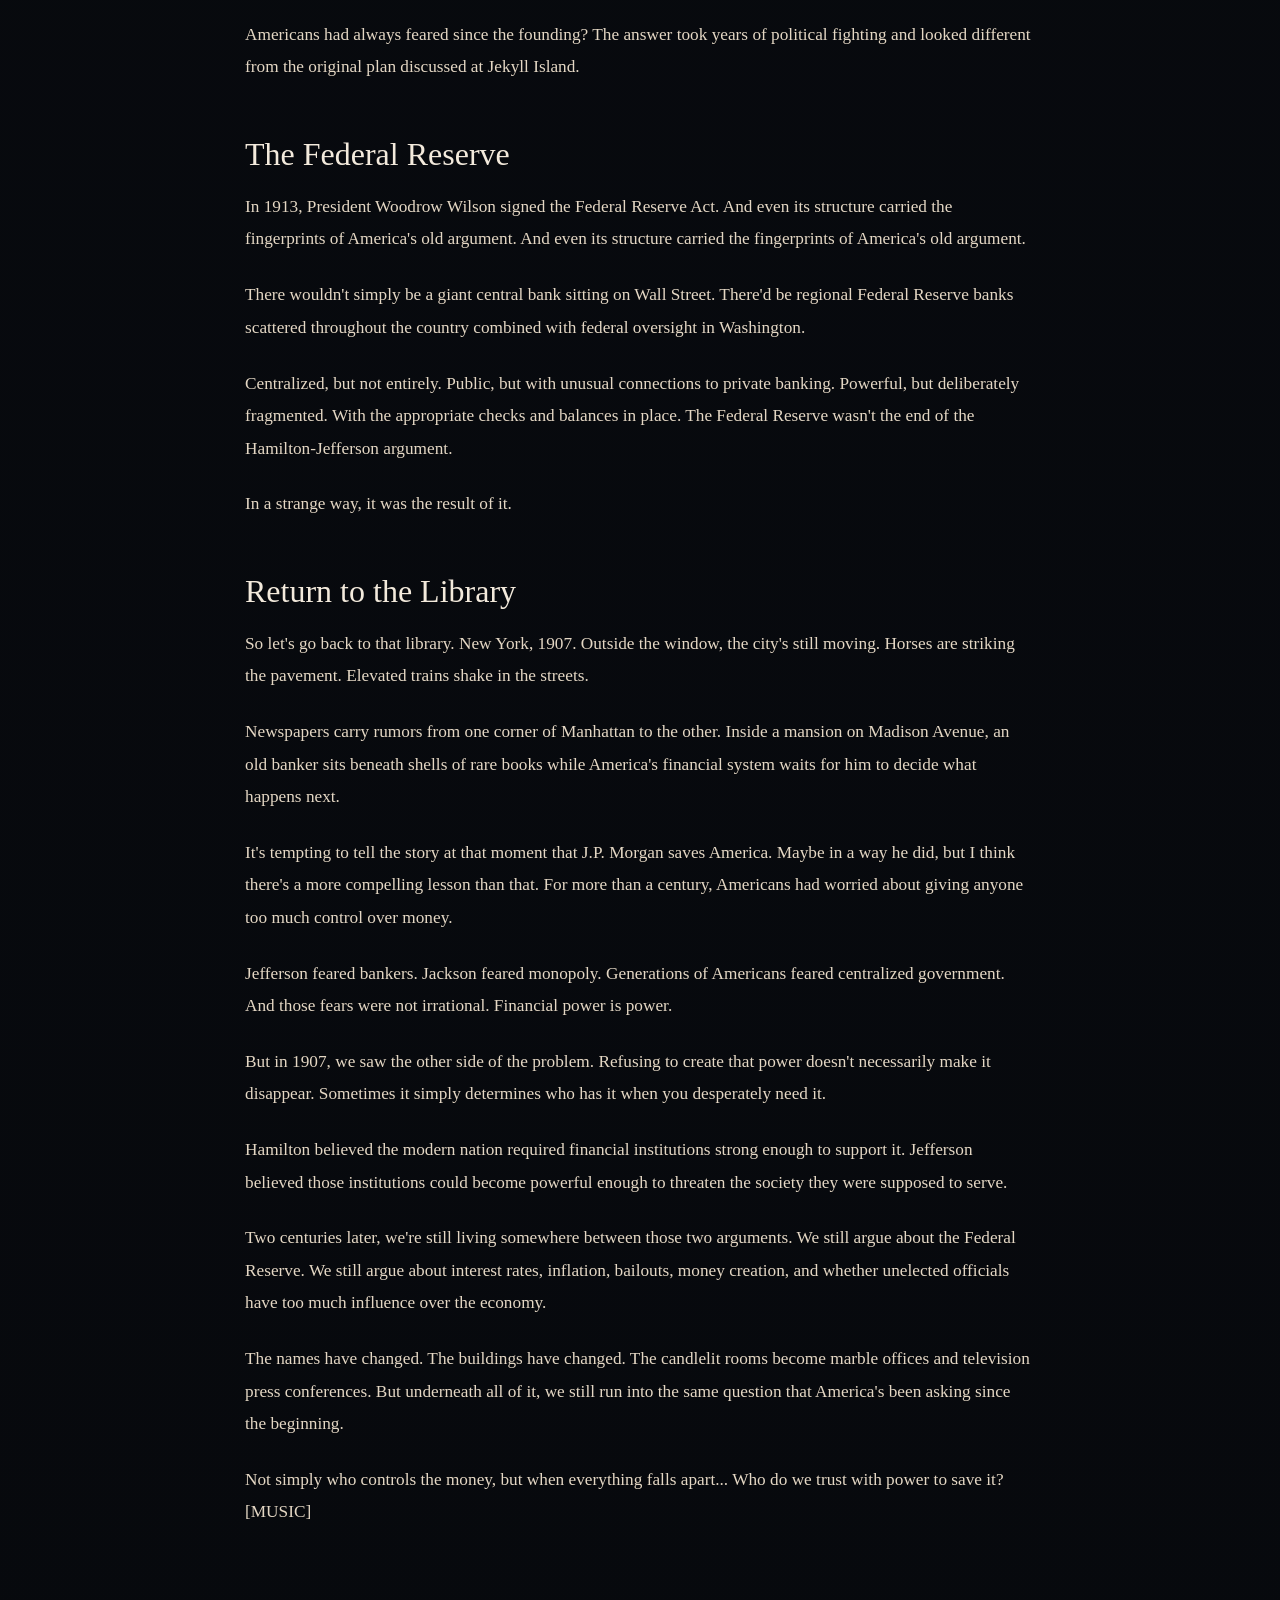
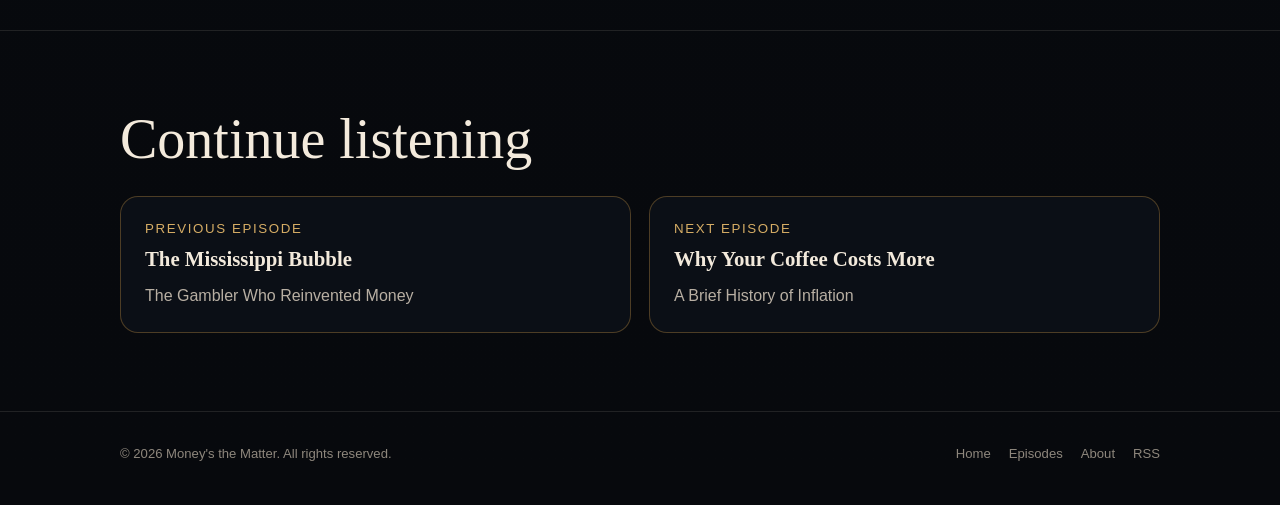
<file: episodes/the-banker-who-saved-america/index.html>
<!DOCTYPE html>
<html lang="en">

<head>

  <!-- =====================================================
       GOOGLE ANALYTICS
  ====================================================== -->

  <script
    async
    src="https://www.googletagmanager.com/gtag/js?id=G-CKSZ8CZTVV">
  </script>

  <script>
    window.dataLayer = window.dataLayer || [];

    function gtag() {
      dataLayer.push(arguments);
    }

    gtag('js', new Date());
    gtag('config', 'G-CKSZ8CZTVV');
  </script>


  <!-- =====================================================
       BASIC META
  ====================================================== -->

  <meta charset="UTF-8">

  <meta
    name="viewport"
    content="width=device-width, initial-scale=1.0"
  >

  <title>
    The Panic of 1907 & the Birth of the Federal Reserve | Money's the Matter
  </title>

  <meta
    name="description"
    content="The Panic of 1907, J.P. Morgan, Hamilton, Jefferson, and the long argument over financial power that led to the creation of the Federal Reserve."
  >

  <link
    rel="canonical"
    href="https://moneysthematter.com/episodes/the-banker-who-saved-america/"
  >


  <!-- =====================================================
       OPEN GRAPH
  ====================================================== -->

  <meta
    property="og:title"
    content="The Banker Who Saved America — The Panic That Created the Federal Reserve"
  >

  <meta
    property="og:description"
    content="In 1907, a financial panic left J.P. Morgan acting as America’s unofficial central banker. The crisis reopened an argument stretching from Hamilton and Jefferson to the creation of the Federal Reserve."
  >

  <meta
    property="og:type"
    content="article"
  >

  <meta
    property="og:url"
    content="https://moneysthematter.com/episodes/the-banker-who-saved-america/"
  >

  <meta
    property="og:image"
    content="https://moneysthematter.com/images/logo/mtm-logo.png"
  >


  

  <meta property="og:site_name" content="Money's the Matter">
  <meta property="article:author" content="Bryan Yach">

<!-- =====================================================
       FAVICONS
  ====================================================== -->

  <link
    rel="icon"
    type="image/png"
    sizes="32x32"
    href="/favicon-32x32.png"
  >

  <link
    rel="icon"
    type="image/png"
    sizes="16x16"
    href="/favicon-16x16.png"
  >

  <link
    rel="apple-touch-icon"
    href="/apple-touch-icon.png"
  >

  <link
    rel="manifest"
    href="/site.webmanifest"
  >

  <meta
    name="theme-color"
    content="#07090d"
  >


  <!-- =====================================================
       RSS
  ====================================================== -->

  <link
    rel="alternate"
    type="application/rss+xml"
    title="Money's the Matter RSS Feed"
    href="https://feeds.buzzsprout.com/2633998.rss"
  >


  <!-- =====================================================
       PODCAST STRUCTURED DATA
  ====================================================== -->

  <script type="application/ld+json">
  {
    "@context": "https://schema.org",
    "@graph": [
      {
        "@type": "PodcastEpisode",
        "@id": "https://moneysthematter.com/episodes/the-banker-who-saved-america/#episode",
        "name": "The Banker Who Saved America — The Panic That Created the Federal Reserve",
        "headline": "The Panic of 1907 and the Birth of the Federal Reserve",
        "episodeNumber": 5,
        "description": "The Panic of 1907, J.P. Morgan, Hamilton, Jefferson, and the long argument over financial power that ultimately led to the creation of the Federal Reserve.",
        "url": "https://moneysthematter.com/episodes/the-banker-who-saved-america/",
        "image": "https://moneysthematter.com/images/logo/mtm-logo.png",
        "inLanguage": "en-US",
        "keywords": [
          "Panic of 1907",
          "J.P. Morgan",
          "Federal Reserve",
          "Alexander Hamilton",
          "Thomas Jefferson",
          "First Bank of the United States",
          "Second Bank of the United States",
          "Jekyll Island",
          "central banking",
          "financial history"
        ],
        "author": {
          "@type": "Person",
          "@id": "https://moneysthematter.com/#bryan-yach",
          "name": "Bryan Yach",
          "honorificSuffix": "CFP®",
          "jobTitle": "Financial Planner and Podcast Host"
        },
        "partOfSeries": {
          "@type": "PodcastSeries",
          "@id": "https://moneysthematter.com/#podcast",
          "name": "Money's the Matter",
          "url": "https://moneysthematter.com/"
        },
        "mainEntityOfPage": {
          "@id": "https://moneysthematter.com/episodes/the-banker-who-saved-america/#webpage"
        }
      },
      {
        "@type": "WebPage",
        "@id": "https://moneysthematter.com/episodes/the-banker-who-saved-america/#webpage",
        "url": "https://moneysthematter.com/episodes/the-banker-who-saved-america/",
        "name": "The Panic of 1907 & the Birth of the Federal Reserve | Money's the Matter",
        "description": "The Panic of 1907, J.P. Morgan, Hamilton, Jefferson, and the long argument over financial power that ultimately led to the creation of the Federal Reserve.",
        "isPartOf": {"@id": "https://moneysthematter.com/#website"},
        "about": {"@id": "https://moneysthematter.com/episodes/the-banker-who-saved-america/#episode"},
        "breadcrumb": {"@id": "https://moneysthematter.com/episodes/the-banker-who-saved-america/#breadcrumb"},
        "inLanguage": "en-US"
      },
      {
        "@type": "BreadcrumbList",
        "@id": "https://moneysthematter.com/episodes/the-banker-who-saved-america/#breadcrumb",
        "itemListElement": [
          {"@type": "ListItem", "position": 1, "name": "Money's the Matter", "item": "https://moneysthematter.com/"},
          {"@type": "ListItem", "position": 2, "name": "Episodes", "item": "https://moneysthematter.com/episodes/"},
          {"@type": "ListItem", "position": 3, "name": "Episode Five: The Banker Who Saved America", "item": "https://moneysthematter.com/episodes/the-banker-who-saved-america/"}
        ]
      }
    ]
  }
  </script>


  <!-- =====================================================
       CSS
  ====================================================== -->

  <style>

    :root {
      --background: #07090d;
      --background-soft: #0b0f16;
      --panel: rgba(17, 21, 29, 0.78);
      --cream: #f3eadc;
      --cream-soft: #e4d7c4;
      --muted: #b8afa3;
      --muted-dark: #8e877d;
      --gold: #b98a3d;
      --gold-light: #d6ad65;
      --border: rgba(185, 138, 61, 0.38);
      --border-soft: rgba(243, 234, 220, 0.11);
      --sans: Arial, Helvetica, sans-serif;
      --serif: Georgia, "Times New Roman", serif;
    }

    * {
      box-sizing: border-box;
    }

    html {
      scroll-behavior: smooth;
    }

    body {
      margin: 0;
      color: var(--cream);
      background:
        radial-gradient(
          circle at 50% 0%,
          rgba(32, 43, 61, 0.42),
          transparent 34%
        ),
        linear-gradient(
          180deg,
          #090c12 0%,
          var(--background) 100%
        );
      font-family: var(--serif);
    }

    a {
      color: inherit;
    }

    img {
      max-width: 100%;
    }

    .shell {
      width: min(1040px, calc(100% - 36px));
      margin: 0 auto;
    }


    /* =====================================================
       HEADER
    ====================================================== */

    .site-header {
      position: sticky;
      top: 0;
      z-index: 20;
      border-bottom: 1px solid var(--border-soft);
      background: rgba(7, 9, 13, 0.92);
      backdrop-filter: blur(14px);
    }

    .nav {
      min-height: 76px;
      display: flex;
      align-items: center;
      justify-content: space-between;
      gap: 24px;
    }

    .brand {
      display: inline-flex;
      align-items: center;
      gap: 12px;
      text-decoration: none;
    }

    .brand img {
      width: 44px;
      height: 44px;
      object-fit: contain;
      flex-shrink: 0;
    }

    .brand span {
      color: var(--cream);
      font-size: 0.98rem;
      font-weight: 600;
      letter-spacing: 0.065em;
      text-transform: uppercase;
    }

    .nav-links {
      display: flex;
      gap: 22px;
      font-family: var(--sans);
      font-size: 0.86rem;
    }

    .nav-links a {
      color: var(--muted);
      text-decoration: none;
      transition: color 150ms ease;
    }

    .nav-links a:hover {
      color: var(--cream);
    }


    /* =====================================================
       HERO
    ====================================================== */

    .hero {
      padding: 82px 0 74px;
      text-align: center;
    }

    .episode-label {
      margin: 0 0 18px;
      color: var(--gold-light);
      font-family: var(--sans);
      font-size: 0.78rem;
      font-weight: 700;
      letter-spacing: 0.2em;
      text-transform: uppercase;
    }

    h1 {
      max-width: 920px;
      margin: 0 auto;
      font-size: clamp(2.7rem, 7vw, 5.4rem);
      font-weight: 500;
      letter-spacing: -0.025em;
      line-height: 1.02;
    }

    .subtitle {
      margin: 20px 0 0;
      color: var(--gold-light);
      font-size: clamp(1.25rem, 2.8vw, 1.8rem);
    }

    .dek {
      max-width: 760px;
      margin: 30px auto 0;
      color: var(--cream-soft);
      font-family: var(--sans);
      font-size: 1.06rem;
      line-height: 1.85;
    }

    .episode-meta {
      margin-top: 24px;
      display: flex;
      justify-content: center;
      flex-wrap: wrap;
      gap: 10px 24px;
      color: var(--muted-dark);
      font-family: var(--sans);
      font-size: 0.82rem;
    }


    /* =====================================================
       PLAYER CARD
    ====================================================== */

    .player-card {
      margin-top: 42px;
      padding: 26px;
      border: 1px solid var(--border);
      border-radius: 22px;
      background: var(--panel);
    }

    .episode-player {
      width: 100%;
      overflow: hidden;
      border-radius: 15px;
    }

    .player-placeholder {
      padding: 26px 24px;
      border: 1px dashed var(--border);
      border-radius: 15px;
      color: var(--muted);
      font-family: var(--sans);
      line-height: 1.65;
      text-align: left;
    }

    .player-placeholder strong {
      display: block;
      margin-bottom: 6px;
      color: var(--cream);
    }


    /* =====================================================
       PODCAST PLATFORM BUTTONS
    ====================================================== */

    .platform-grid {
      display: grid;
      grid-template-columns: repeat(4, minmax(0, 1fr));
      gap: 16px;
      margin-top: 20px;
      align-items: center;
    }

    .platform-image-link {
      display: flex;
      align-items: center;
      justify-content: center;
      width: 100%;
      padding: 0;
      margin: 0;
      border: 0;
      background: transparent;
      text-decoration: none;
      overflow: visible;
      transition:
        transform 160ms ease,
        filter 160ms ease;
    }

    .platform-image-link:hover {
      transform: translateY(-3px);
      filter: brightness(1.08);
    }

    .platform-image-link img {
      display: block;
      width: 100%;
      height: auto;
      max-width: 100%;
      object-fit: contain;
    }


    /* =====================================================
       CONTENT
    ====================================================== */

    .section {
      padding: 78px 0;
      border-top: 1px solid var(--border-soft);
    }

    .episode-content {
      max-width: 790px;
      margin: 0 auto;
    }

    .section h2 {
      margin: 0 0 26px;
      font-size: clamp(2rem, 4.5vw, 3.5rem);
      font-weight: 500;
      line-height: 1.08;
    }

    .section-kicker {
      margin: 0 0 12px;
      color: var(--gold-light);
      font-family: var(--sans);
      font-size: 0.75rem;
      font-weight: 700;
      letter-spacing: 0.16em;
      text-transform: uppercase;
    }

    .summary {
      max-width: 780px;
      color: var(--cream-soft);
      font-size: 1.27rem;
      line-height: 1.65;
    }

    .episode-content h3 {
      margin: 52px 0 18px;
      color: var(--cream);
      font-size: clamp(1.4rem, 3vw, 2rem);
      font-weight: 500;
    }

    .episode-content p {
      margin: 0 0 1.35em;
      color: var(--cream-soft);
      font-size: 1.08rem;
      line-height: 1.88;
    }

    .episode-content blockquote {
      margin: 36px 0;
      padding: 8px 0 8px 24px;
      border-left: 3px solid var(--gold);
      color: var(--cream);
      font-size: 1.35rem;
      line-height: 1.55;
    }

    .transcript-note {
      margin-bottom: 30px;
      padding: 16px 18px;
      border-left: 3px solid var(--gold);
      background: rgba(185, 138, 61, 0.06);
      color: var(--muted);
      font-family: var(--sans);
      font-size: 0.88rem;
      line-height: 1.6;
    }


    /* =====================================================
       CONTINUE LISTENING
    ====================================================== */

    .continue-grid {
      display: grid;
      grid-template-columns: repeat(2, minmax(0, 1fr));
      gap: 18px;
    }

    .continue-card {
      padding: 24px;
      border: 1px solid var(--border);
      border-radius: 18px;
      background: var(--background-soft);
      text-decoration: none;
      transition:
        border-color 160ms ease,
        transform 160ms ease;
    }

    .continue-card:hover {
      border-color: var(--gold-light);
      transform: translateY(-2px);
    }

    .continue-card small {
      display: block;
      margin-bottom: 9px;
      color: var(--gold-light);
      font-family: var(--sans);
      letter-spacing: 0.12em;
      text-transform: uppercase;
    }

    .continue-card strong {
      display: block;
      font-size: 1.3rem;
      line-height: 1.35;
    }

    .continue-card p {
      margin: 10px 0 0;
      color: var(--muted);
      font-family: var(--sans);
      line-height: 1.6;
    }


    /* =====================================================
       FOOTER
    ====================================================== */

    footer {
      padding: 34px 0 44px;
      border-top: 1px solid var(--border-soft);
      color: var(--muted-dark);
      font-family: var(--sans);
      font-size: 0.82rem;
    }

    .footer-row {
      display: flex;
      justify-content: space-between;
      gap: 18px;
      flex-wrap: wrap;
    }

    .footer-links {
      display: flex;
      flex-wrap: wrap;
      gap: 18px;
    }

    .footer-row a {
      text-decoration: none;
    }


    /* =====================================================
       MOBILE
    ====================================================== */

    @media (max-width: 780px) {

      .nav-links {
        display: none;
      }

      .platform-grid {
        grid-template-columns: repeat(2, minmax(0, 1fr));
      }

      .continue-grid {
        grid-template-columns: 1fr;
      }

    }

    @media (max-width: 520px) {

      .shell {
        width: min(100% - 24px, 1040px);
      }

      .hero {
        padding: 54px 0 58px;
      }

      .platform-grid {
        grid-template-columns: 1fr;
      }

      .player-card {
        padding: 16px;
      }

      .brand span {
        font-size: 0.86rem;
      }

    }

  </style>

</head>



<body>


  <!-- =====================================================
       HEADER
  ====================================================== -->

  <header class="site-header">

    <div class="shell nav">

      <a
        class="brand"
        href="/"
        aria-label="Money's the Matter home"
      >

        <img
          src="/images/logo/mtm-logo.png"
          alt="Money's the Matter"
        >

        <span>
          Money's the Matter
        </span>

      </a>


      <nav
        class="nav-links"
        aria-label="Primary navigation"
      >

        <a href="/">
          Home
        </a>

        <a href="/episodes/">
          Episodes
        </a>

        <a href="#transcript">
          Transcript
        </a>

        <a
          href="https://feeds.buzzsprout.com/2633998.rss"
          target="_blank"
          rel="noopener noreferrer"
        >
          RSS
        </a>

      </nav>

    </div>

  </header>



  <main>


    <!-- =====================================================
         HERO
    ====================================================== -->

    <section class="hero">

      <div class="shell">

        <p class="episode-label">
          Season One · Episode Five
        </p>

        <h1>
          The Banker Who Saved America
        </h1>

        <p class="subtitle">
          The Panic That Created the Federal Reserve
        </p>

        <p class="dek">
          In 1907, the United States had no central bank and no lender of last resort.
          When panic swept through New York, the person standing between the financial
          system and catastrophe was not the president. He was a private banker named
          J.P. Morgan. This is the story of the crisis that forced America to reconsider
          a question it had been fighting over since Hamilton and Jefferson: who should
          control the money?
        </p>

        <div class="episode-meta">
          <span>Written and narrated by Bryan Yach, CFP®</span>
          <span>Money's the Matter</span>
        </div>

        <div class="player-card">
          <div class="episode-player">
            <div id="buzzsprout-player-19683117"></div>
            <script
              src="https://www.buzzsprout.com/2633998/episodes/19683117-the-banker-who-saved-america-the-panic-that-created-the-federal-reserve.js?container_id=buzzsprout-player-19683117&amp;player=small"
              type="text/javascript"
              charset="utf-8">
            </script>
          </div>

          <div class="platform-grid" aria-label="Listen to Money's the Matter">
            <a class="platform-image-link" href="https://podcasts.apple.com/podcast/id6797090925" target="_blank" rel="noopener noreferrer" aria-label="Listen on Apple Podcasts"><img src="/assets/badges/applelink.png" alt="Listen on Apple Podcasts"></a>
            <a class="platform-image-link" href="https://open.spotify.com/show/033ZMVAOk3TJEkOdaIOEJC" target="_blank" rel="noopener noreferrer" aria-label="Listen on Spotify"><img src="/assets/badges/spotifylink.png" alt="Listen on Spotify"></a>
            <a class="platform-image-link" href="https://music.amazon.com/podcasts/750e1dbd-d1ed-47b5-9a2e-bfb49ba24e11" target="_blank" rel="noopener noreferrer" aria-label="Listen on Amazon Music"><img src="/assets/badges/amazonlink.png" alt="Listen on Amazon Music"></a>
            <a class="platform-image-link" href="https://youtube.com/@moneysthematter" target="_blank" rel="noopener noreferrer" aria-label="Watch Money's the Matter on YouTube"><img src="/assets/badges/youtubelink.png" alt="Watch on YouTube"></a>
          </div>
        </div>

      </div>

    </section>


    <!-- =====================================================
         ABOUT THIS EPISODE
    ====================================================== -->

    <section class="section" id="story">
      <div class="shell episode-content">
        <p class="section-kicker">The story</p>
        <h2>When America needed a central bank—and didn't have one.</h2>
        <p class="summary">The Panic of 1907 turned an old American argument about financial power into an emergency. With no Federal Reserve to provide liquidity, J.P. Morgan's private library became the closest thing the country had to a central bank.</p>
        <p>More than a century earlier, Alexander Hamilton and Thomas Jefferson had argued over the same underlying question. Hamilton believed a modern nation needed strong financial institutions capable of organizing credit and supporting public confidence. Jefferson feared that concentrating financial power would create an aristocracy of bankers and political insiders.</p>
        <p>America spent generations moving between those instincts: creating national banks, dismantling them, and trying to operate a rapidly expanding economy without a permanent central banking institution.</p>
        <blockquote>Financial power is power.</blockquote>
        <p>Then, in October 1907, confidence cracked. Depositors demanded cash, trust companies came under pressure, and the system had no public institution capable of acting as lender of last resort. Morgan gathered bankers, examined balance sheets, pooled money, and decided which institutions could be saved.</p>
        <p>The panic eventually subsided, but the question it exposed did not: what happens next time? The answer led through a secretive meeting at Jekyll Island and years of political fighting to the Federal Reserve Act of 1913.</p>
        <p>This episode follows that long argument—from Hamilton and Jefferson to Andrew Jackson, J.P. Morgan, and the birth of the Federal Reserve—and asks a question that still sits beneath debates over bailouts, inflation, interest rates, and central-bank power today: when everything falls apart, who do we trust with the power to save it?</p>
      </div>
    </section>


    <!-- =====================================================
         TRANSCRIPT
    ====================================================== -->

    <section class="section" id="transcript">
      <div class="shell episode-content">
        <p class="section-kicker">Episode transcript</p>
        <h2>The Banker Who Saved America</h2>
        <p class="transcript-note">This transcript has been lightly formatted from the episode captions for readability.</p>

        <h3>
          New York, 1907
        </h3>

        <p>
          It's New York City. October. 1907. The city's loud in a way that only New York can be. Not 2026 loud. 1907 loud. Horses and carriages fight for space in streets increasingly shared with automobiles. Elevated trains thunder overhead. Coal smoke hangs through buildings.
        </p>

        <p>
          On Wall Street, men in dark suits move quickly between banks, brokerage houses, and exchanges carry pieces of paper worth fortunes. And suddenly the mood changes. You're listening to Money's the Matter, a podcast about understanding money through the lenses of history, stories, and human psychology.
        </p>

        <p>
          Here's Bryan. People began lining up outside financial institutions. Rumors move faster than information. A bank might be perfectly healthy in the morning and fighting for its life by the afternoon.
        </p>

        <p>
          Depositors don't want explanations. They don't want assurances. They want their money. They want cash. There is no Federal Reserve.
        </p>

        <p>
          There's no central bank waiting behind the financial system with an emergency supply of money. There's no institution capable of simply announcing that liquidity will be provided and solvent banks will survive.
        </p>

        <p>
          So the bankers in New York go looking for someone who can. They find him at 36th and Madison. John Pierpont Morgan. JP Morgan is 70 years old. His nose is badly scarred by rosacea.
        </p>

        <p>
          His stare is famously uncomfortable. He smokes giant cigars. He spent decades assembling railroads, steel companies, and financial empires. His private libraries panelled in dark wood and lined with books, paintings, manuscripts collected from around the world.
        </p>

        <p>
          In October 1907, that library became something else. It became the closest thing the United States has had to central bank. Bank presidents come through the door. Balance sheets are examined.
        </p>

        <p>
          Money's assembled. About the institutions that can survive and the ones that cannot. The financial system of one of the richest countries on earth is beginning to buckle.
        </p>

        <p>
          And increasingly, the man standing between panic and catastrophe is not the president of the United States. He's a private citizen. With a library, a cigar, and enough power that when he tells America's bankers to find the money, they listen.
        </p>

        <p>
          How did this happen?
        </p>

        <h3>
          Who Should Control the Money?
        </h3>

        <p>
          To understand why JP Morgan was sitting in that library, we have to look backwards. Not 10 years, more than 100. Because almost from the moment the United States became a country, Americans had been fighting over one question.
        </p>

        <p>
          Who should control the money? Should the country have a powerful national financial institution capable of organizing credit, supporting the government, and stabilizing the banking system?
        </p>

        <p>
          Or would creating such an institution simply create enormous power in the hands of politicians, bankers, and wealthy financiers? It's tempting to think of central banking as a technical question.
        </p>

        <p>
          Interest rates, reserves, monetary policy, acronyms delivered by people sitting behind microphones in Washington. But before it was technical, it was philosophical. It was an argument of power.
        </p>

        <p>
          And that argument began with two men who disagreed about what America itself should become. Alexander Hamilton and Thomas Jefferson.
        </p>

        <h3>
          Hamilton and Jefferson
        </h3>

        <p>
          The America that Hamilton and Jefferson looked at in the 1790s was not the financial superpower that we know today. It was young, full of debt, financially fragile. The revolution had been won, but wars leave behind bills.
        </p>

        <p>
          The federal government owed a ton of money. The states owed money. Public credit was uncertain. The country had political independence, but Hamilton understood that independence meant very little if nobody trusted your promises to pay.
        </p>

        <p>
          Hamilton imagined something larger, a national debt that could be organized rather than feared. Reliable public credit, a financial system capable of connecting private capital with national ambition.
        </p>

        <p>
          At the center of it, a national bank. To Hamilton, finance wasn't a separate idea from building the nation. It was how the nation building happened. Thomas Jefferson, on the other hand, looked at the proposal and saw something very different.
        </p>

        <p>
          Jefferson's America lived closer to the soil. He was suspicious of cities, speculators, concentrations of financial power. A national bank didn't look like the infrastructure. It looked more like the beginning of an American financial aristocracy.
        </p>

        <p>
          Wealthy men accumulating influence through an institution. The Constitution never explicitly said the federal government should create. Their disagreements became constitutional as well as economic. Jefferson asked in effect, "Where does the Constitution say you can do this?"
        </p>

        <p>
          Hamilton's answer was more expansive. A government given the responsibilities must also possess reasonable powers necessary to carry them out. George Washington listened to both sides, and in 1791 he signed Hamilton's bank into existence.
        </p>

        <p>
          The first bank of the United States was born, but the argument wasn't settled. America, and the argument, had merely just begun.
        </p>

        <h3>
          America Tries — and Rejects — Central Banking
        </h3>

        <p>
          Twenty years later, the first bank's charter expired. Congress refused to renew it. For a moment, Jefferson's vision had won. Then came the War of 1812. War has an ability to turn philosophical arguments over into practical problems.
        </p>

        <p>
          Armies had to be paid, supplies had to be purchased, governments had to borrow, and suddenly the young United States discovered that coordinating national finances without a national financial institution was considerably easier to debate than to actually do.
        </p>

        <p>
          By 1816, America created another one, the Second Bank of the United States. Then came Andrew Jackson. Jackson was not a man inclined towards subtle disagreement. To him, the bank represented concentrated privilege, an institution capable of enriching connected financiers while exercising enormous influence over
        </p>

        <p>
          the lives of ordinary Americans. Its president, Nicholas Biddle, was sophisticated, wealthy, comfortable, and precisely the financial world Jackson distrusted. The conflict became known as the Bank War, and it was a war.
        </p>

        <p>
          Jackson vetoed the bank's re-charter. He attacked it publicly. Federal deposits were removed. Biddle fought back by restricting credit, hoping economic pain might demonstrate why the bank was necessary.
        </p>

        <p>
          Instead, he proved Jackson's point about how much power the institution possessed. The bank died. And for decades afterwards, America tried something different. Banks multiplied.
        </p>

        <p>
          Notes circulated. Financial networks stretched across an expanding continent. Eventually the Civil War brought a new nation banking system and a more standardized currency. But there was still something missing.
        </p>

        <p>
          There was no true central bank. There was no bank that was envisioned by the first secretary of treasury, Alexander Hamilton. And every so often, the American economy sent out a stark reminder of what that meant.
        </p>

        <p>
          1837, 1857, 1873, 1893. The dates changed. The details changed. Railroads, land speculation, banks, trust companies, credit booms.
        </p>

        <p>
          But panics had become familiar rhythm. Confidence disappears. Everyone suddenly wants the same thing at the same time. They want cash. They want liquidity.
        </p>

        <p>
          And banks, by their nature, don't want to give everyone money sitting untouched in a vault waiting for precisely that moment. So when enough people demand cash simultaneously, even fear itself can become contagious.
        </p>

        <p>
          The question Hamilton and Jefferson had debated in rooms lit by candles was becoming harder to ignore in an industrial economy powered by steam, steel, railroads, and increasingly enormous pools of capital.
        </p>

        <p>
          When everyone runs for the exits at once, who stands at the door? 1907, the answer was J.P. Morgan. The panic began with speculation.
        </p>

        <p>
          The kind of financial scheme that seems ingenious right up until the moment it doesn't. An attempt to corner the market and United Copper collapsed. The institutions connected to the men involved suddenly looked a bit suspicious.
        </p>

        <p>
          Depositives were pulling money, trust companies came under pressure, and fear spread. That's the dangerous thing about financial panic. It doesn't need to understand accounting. A crowd forming outside a bank is itself an advertisement for another crowd to form outside of another bank.
        </p>

        <p>
          It's snowballs. The problem escalates. Morgan began summoning people to his library. Imagine the room. Heavy red walls, dark wood, Renaissance artwork, shelves filled with rare books, rich mahogany as they say.
        </p>

        <p>
          The smell of cigars hanging in the air while some of the most powerful financial men in America studied balance sheets and tried to determine how much money they could find before the morning.
        </p>

        <p>
          There was no button Morgan could push. He didn't create reserves. He couldn't order the financial system to remain open. He had persuasion, reputation, information, and leverage. So he used them.
        </p>

        <p>
          Bankers were brought together, assets examined, monies were pooled, institutions were judged, solvent, save it, hopeless, let it go. At one point Morgan famously gathered bankers in his library while a financing agreement was hammered out.
        </p>

        <p>
          The doors were locked. They weren't leaving until the money was found. Does this sound familiar? This happened again pretty recently. Think about how extraordinary that is.
        </p>

        <p>
          More than a century earlier Jefferson had warned Americans about concentrating too much financial power in the hands of a privileged few. Hamilton had warned in his own way about the weakness of a country without a strong financial architecture.
        </p>

        <p>
          And now America had somehow managed to prove both of them right. The country desperately needed centralized financial power. And that power was exercised by one unelected banker in a mansion in Manhattan.
        </p>

        <h3>
          What Happens Next Time?
        </h3>

        <p>
          The panic of 1907 eventually subsided, but the uncomfortable question remained. What happens next time? Morgan was 70 years old. A national financial system couldn't reasonably expect a rich person to bail him out every time.
        </p>

        <p>
          So Washington began looking for another answer.
        </p>

        <h3>
          Jekyll Island
        </h3>

        <p>
          Senator Nelson Aldrich traveled to Europe, studied the central banks, Americans had spent generations distrusting. And in November 1910, a small group of men boarded a private railroad car in New Jersey.
        </p>

        <p>
          Their destination was an island off the coast of Georgia, Jekyll Island. The meeting was deliberately secretive. The men avoided attracting attention. First names only were reportedly favored.
        </p>

        <p>
          They represented a mixture of government and some of the most powerful banking interests in the country. It's difficult to imagine a scene better designed to terrifying Thomas Jefferson.
        </p>

        <p>
          A handful of powerful financiers traveling in secrecy to a secluded island to discuss the future of American banking. And yet the problem that they were trying to solve was real. How do you create an institution powerful enough to stop a financial panic without creating the concentrated financial monster
        </p>

        <p>
          Americans had always feared since the founding? The answer took years of political fighting and looked different from the original plan discussed at Jekyll Island.
        </p>

        <h3>
          The Federal Reserve
        </h3>

        <p>
          In 1913, President Woodrow Wilson signed the Federal Reserve Act. And even its structure carried the fingerprints of America's old argument. And even its structure carried the fingerprints of America's old argument.
        </p>

        <p>
          There wouldn't simply be a giant central bank sitting on Wall Street. There'd be regional Federal Reserve banks scattered throughout the country combined with federal oversight in Washington.
        </p>

        <p>
          Centralized, but not entirely. Public, but with unusual connections to private banking. Powerful, but deliberately fragmented. With the appropriate checks and balances in place. The Federal Reserve wasn't the end of the Hamilton-Jefferson argument.
        </p>

        <p>
          In a strange way, it was the result of it.
        </p>

        <h3>
          Return to the Library
        </h3>

        <p>
          So let's go back to that library. New York, 1907. Outside the window, the city's still moving. Horses are striking the pavement. Elevated trains shake in the streets.
        </p>

        <p>
          Newspapers carry rumors from one corner of Manhattan to the other. Inside a mansion on Madison Avenue, an old banker sits beneath shells of rare books while America's financial system waits for him to decide what happens next.
        </p>

        <p>
          It's tempting to tell the story at that moment that J.P. Morgan saves America. Maybe in a way he did, but I think there's a more compelling lesson than that. For more than a century, Americans had worried about giving anyone too much control over money.
        </p>

        <p>
          Jefferson feared bankers. Jackson feared monopoly. Generations of Americans feared centralized government. And those fears were not irrational. Financial power is power.
        </p>

        <p>
          But in 1907, we saw the other side of the problem. Refusing to create that power doesn't necessarily make it disappear. Sometimes it simply determines who has it when you desperately need it.
        </p>

        <p>
          Hamilton believed the modern nation required financial institutions strong enough to support it. Jefferson believed those institutions could become powerful enough to threaten the society they were supposed to serve.
        </p>

        <p>
          Two centuries later, we're still living somewhere between those two arguments. We still argue about the Federal Reserve. We still argue about interest rates, inflation, bailouts, money creation, and whether unelected officials have too much influence over the economy.
        </p>

        <p>
          The names have changed. The buildings have changed. The candlelit rooms become marble offices and television press conferences. But underneath all of it, we still run into the same question that America's been asking since the beginning.
        </p>

        <p>
          Not simply who controls the money, but when everything falls apart... Who do we trust with power to save it? [MUSIC]
        </p>

      </div>
    </section>


    <!-- =====================================================
         CONTINUE LISTENING
    ====================================================== -->

    <section class="section">

      <div class="shell">

        <h2>
          Continue listening
        </h2>

        <div class="continue-grid">


          <a
            class="continue-card"
            href="/episodes/the-mississippi-bubble/"
            aria-label="Go to Episode Four: The Mississippi Bubble"
          >

            <small>
              Previous episode
            </small>

            <strong>
              The Mississippi Bubble
            </strong>

            <p>
              The Gambler Who Reinvented Money
            </p>

          </a>


          <a
            class="continue-card"
            href="/episodes/the-story-of-inflation/"
            aria-label="Go to Episode Six: Why Your Coffee Costs More"
          >

            <small>
              Next episode
            </small>

            <strong>
              Why Your Coffee Costs More
            </strong>

            <p>
              A Brief History of Inflation
            </p>

          </a>


        </div>

      </div>

    </section>


  </main>



  <!-- =====================================================
       FOOTER
  ====================================================== -->

  <footer>

    <div class="shell footer-row">

      <span>
        © 2026 Money's the Matter. All rights reserved.
      </span>

      <div class="footer-links">

        <a href="/">
          Home
        </a>

        <a href="/episodes/">
          Episodes
        </a>

        <a href="/#about">
          About
        </a>

        <a
          href="https://feeds.buzzsprout.com/2633998.rss"
          target="_blank"
          rel="noopener noreferrer"
        >
          RSS
        </a>

      </div>

    </div>

  </footer>


</body>

</html>
</file>
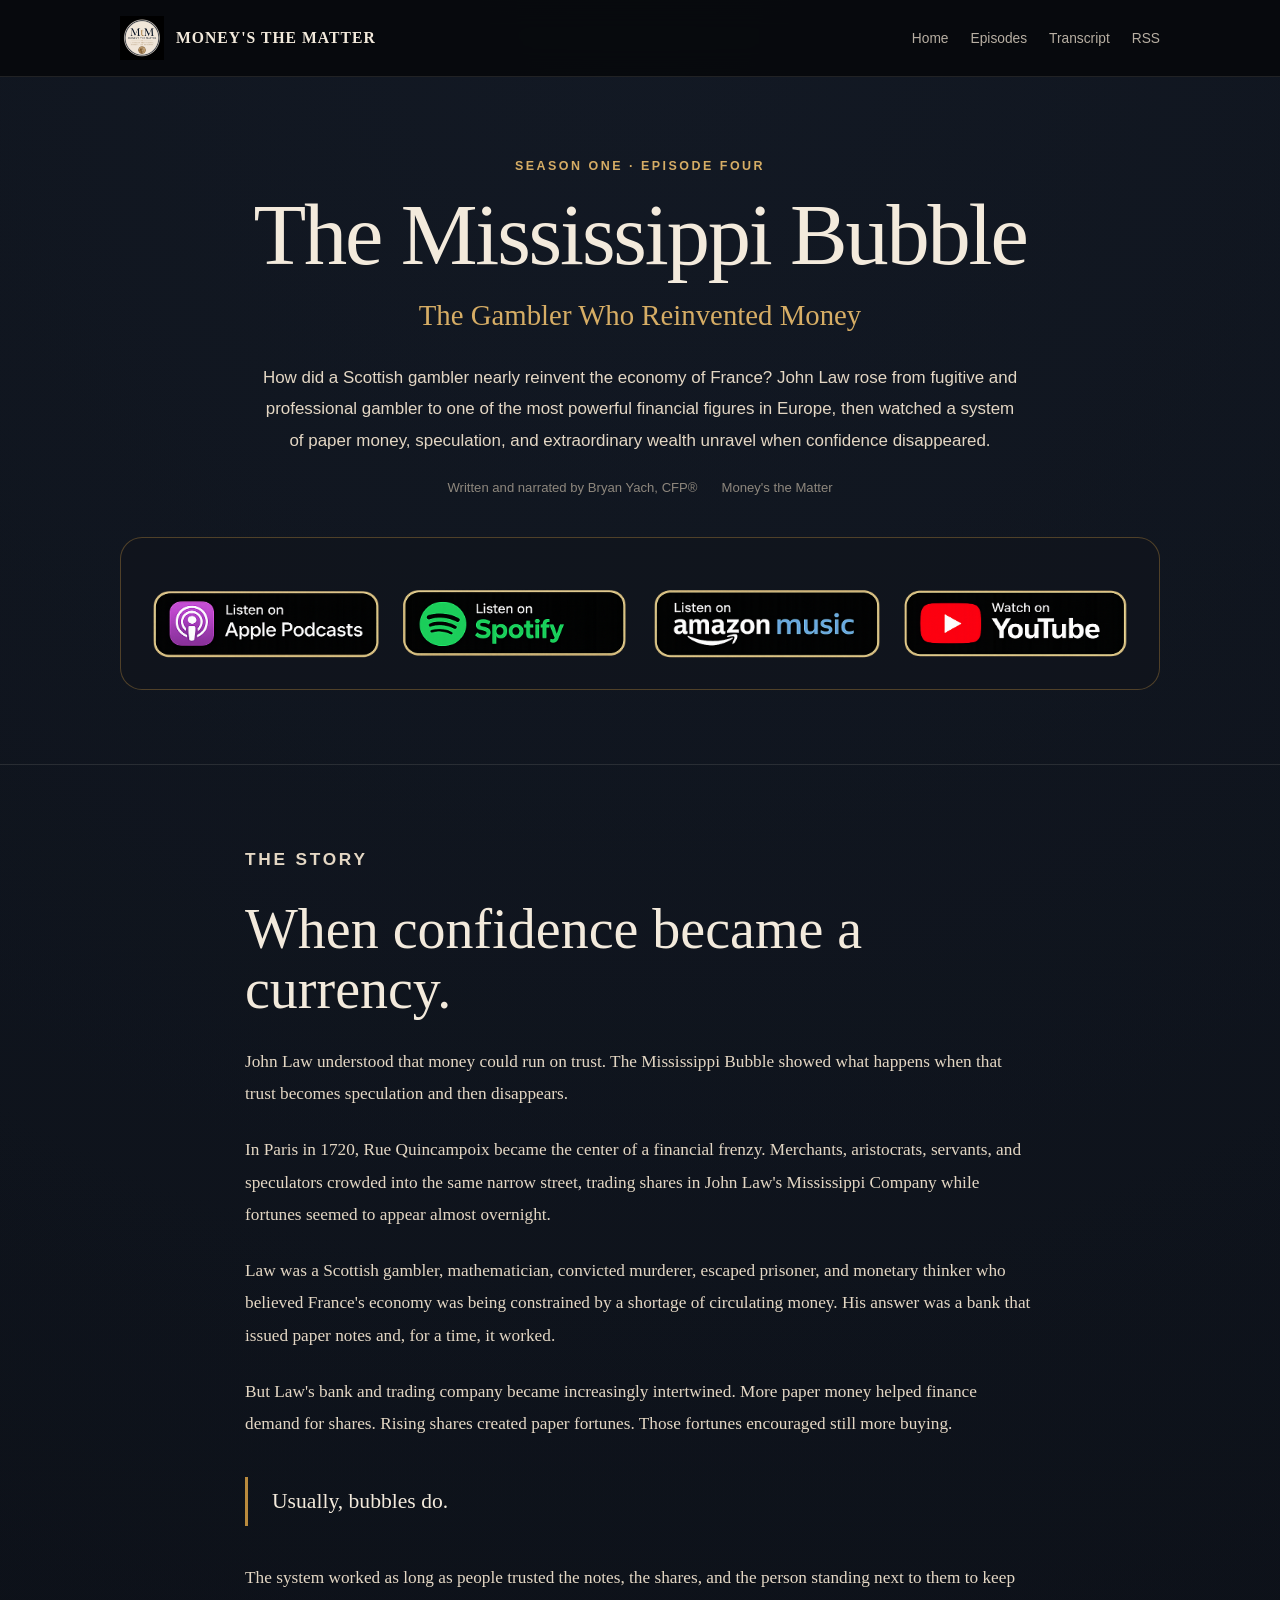
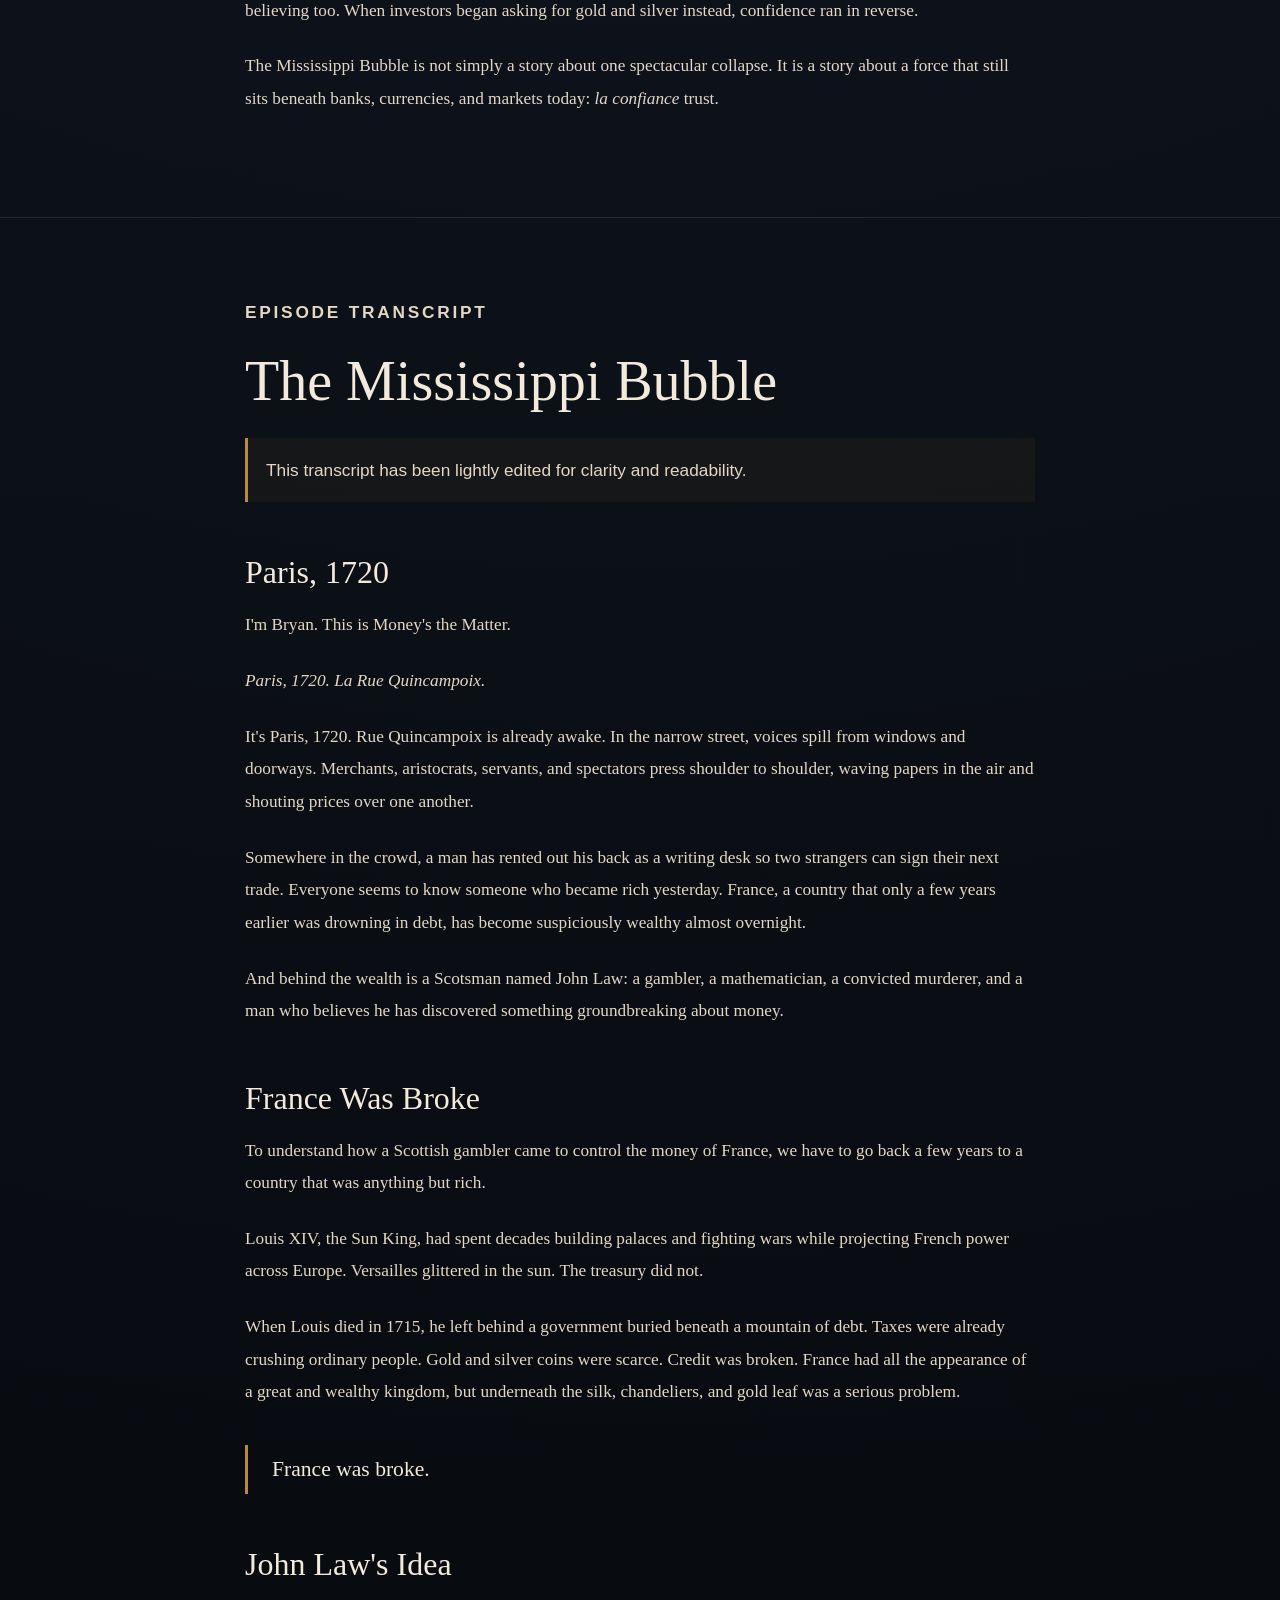
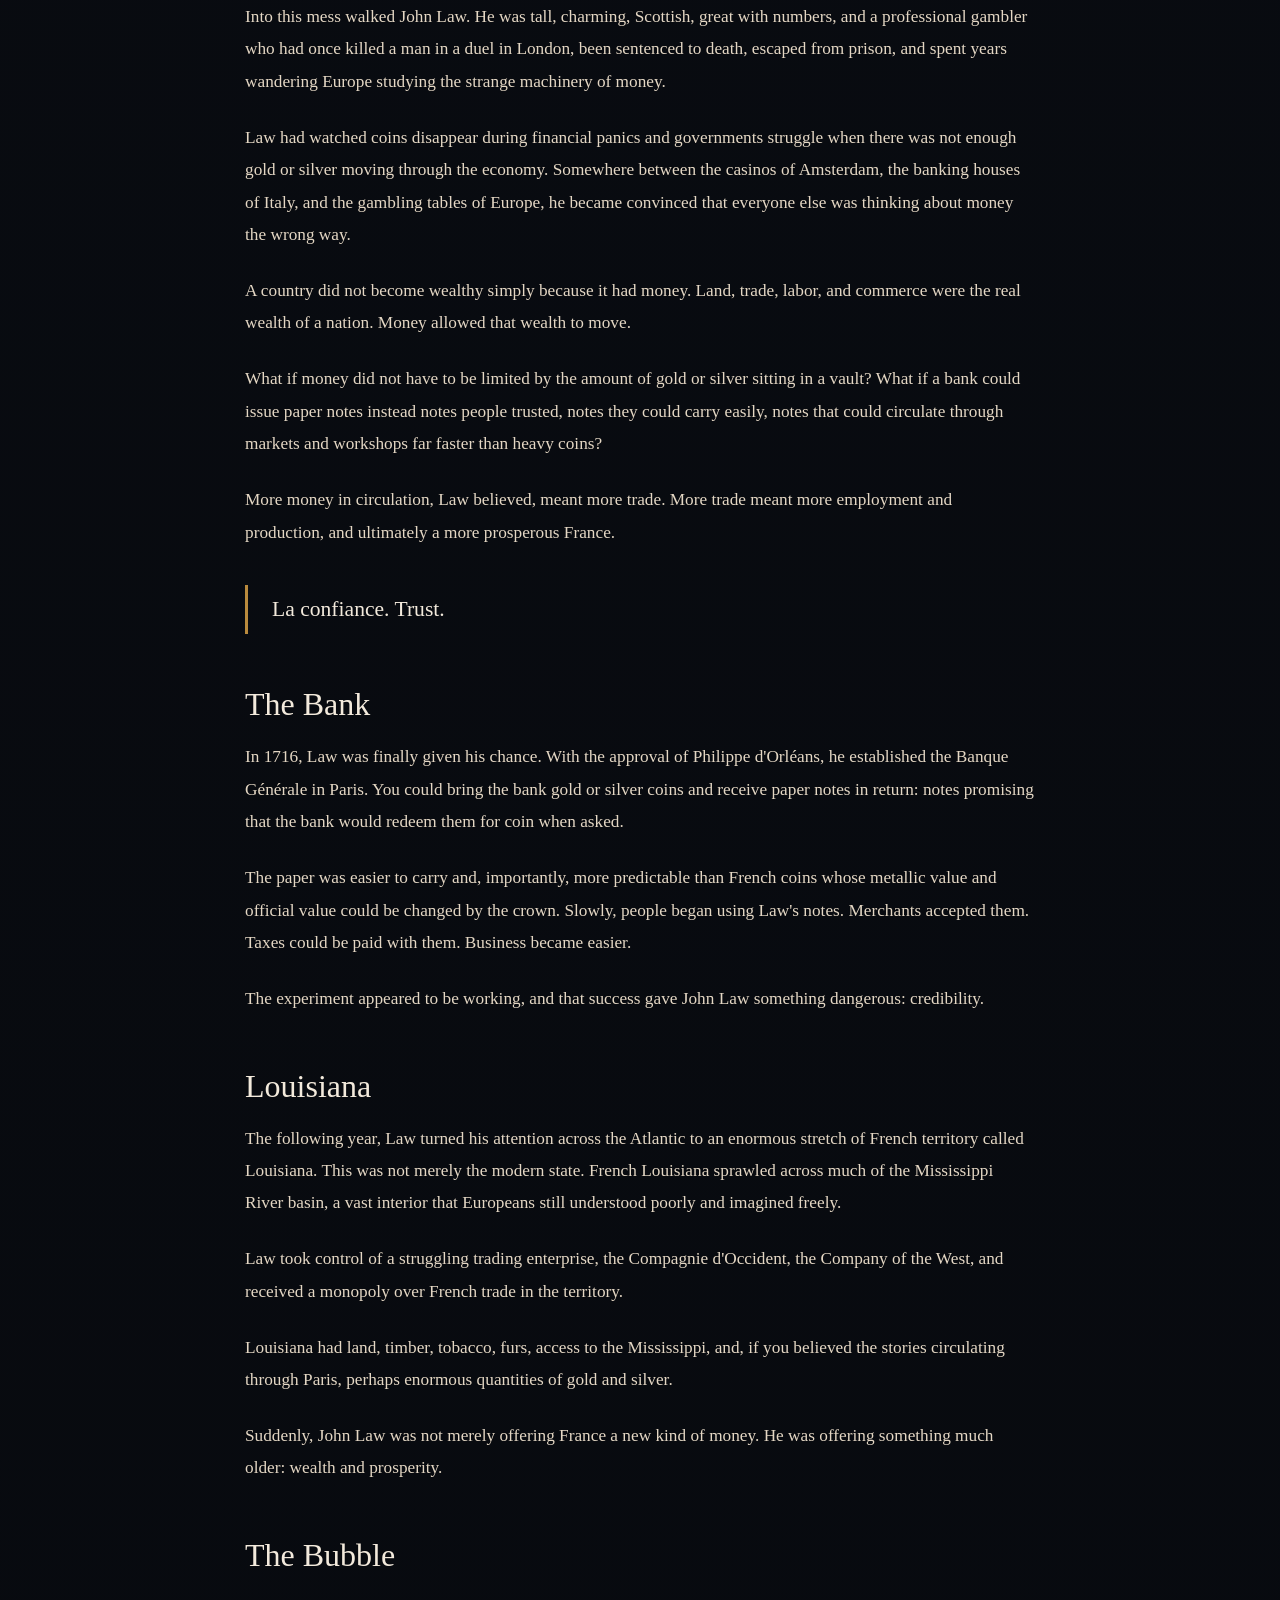
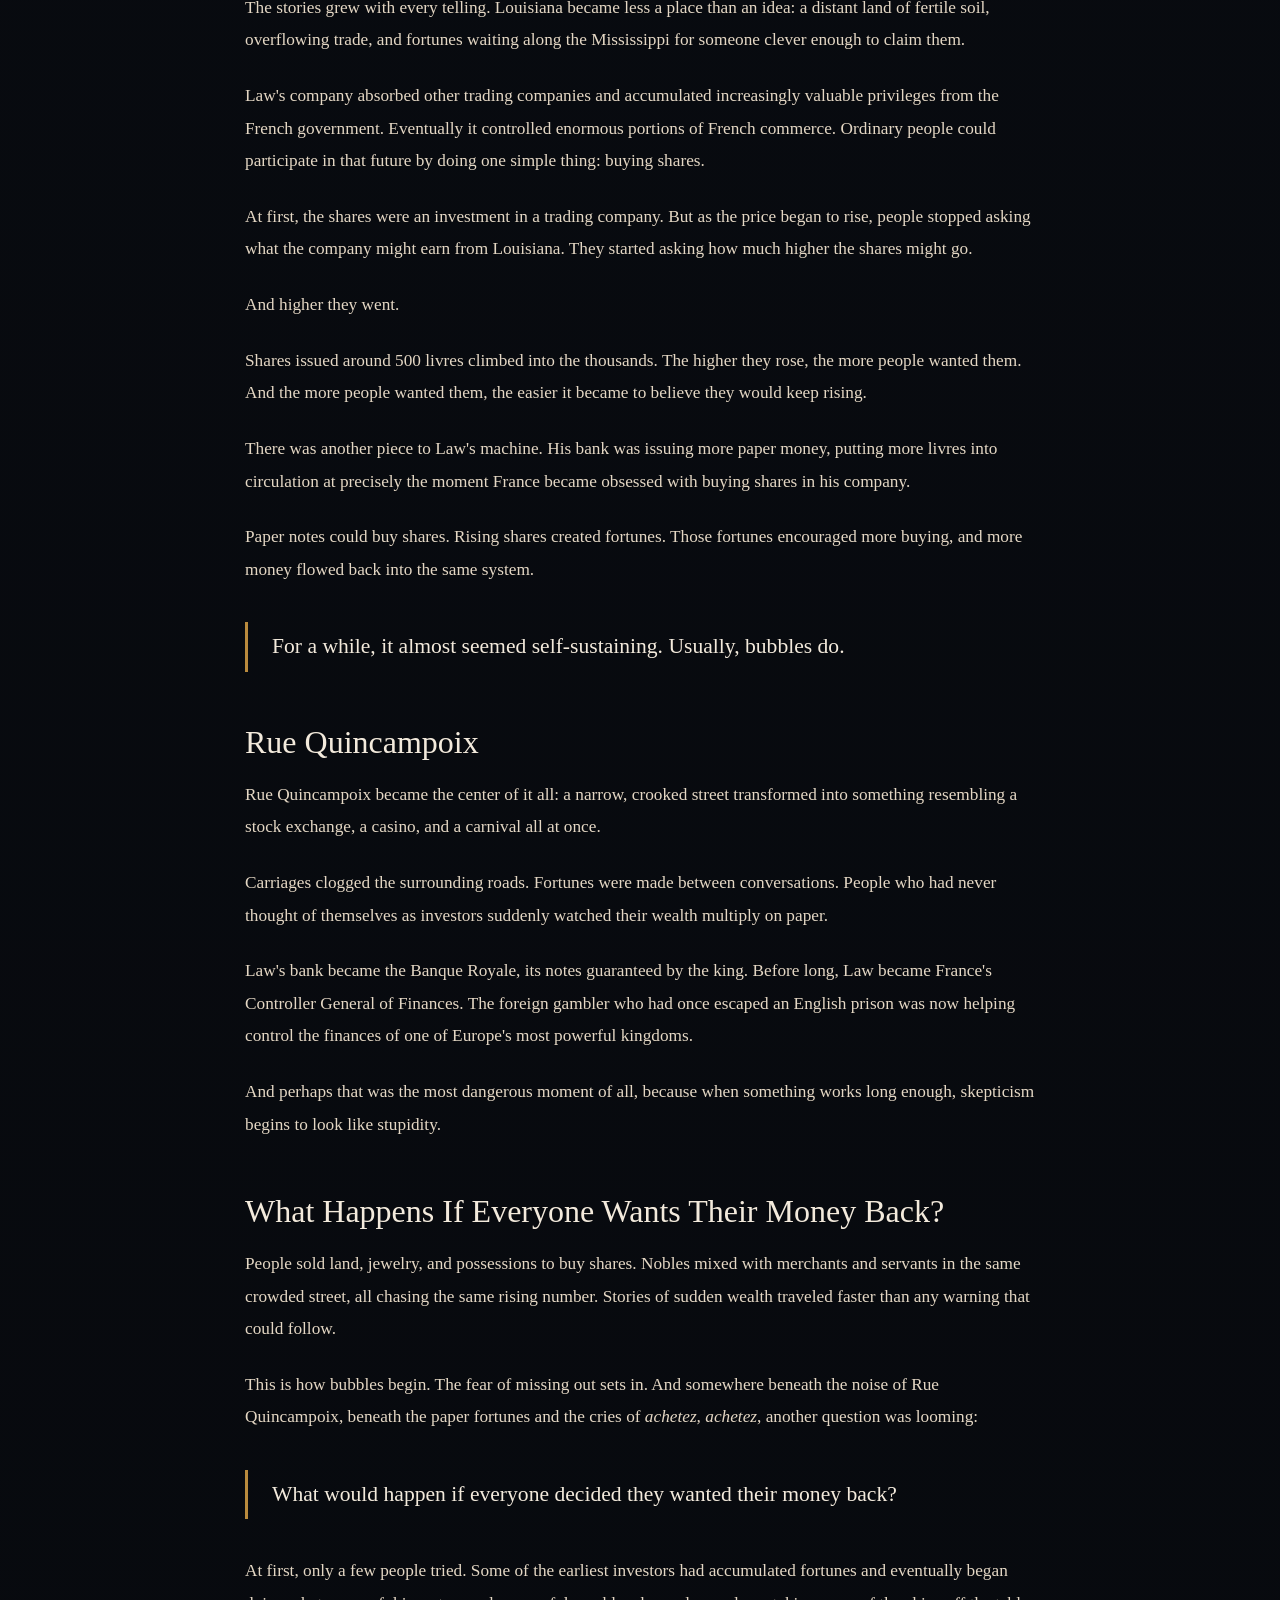
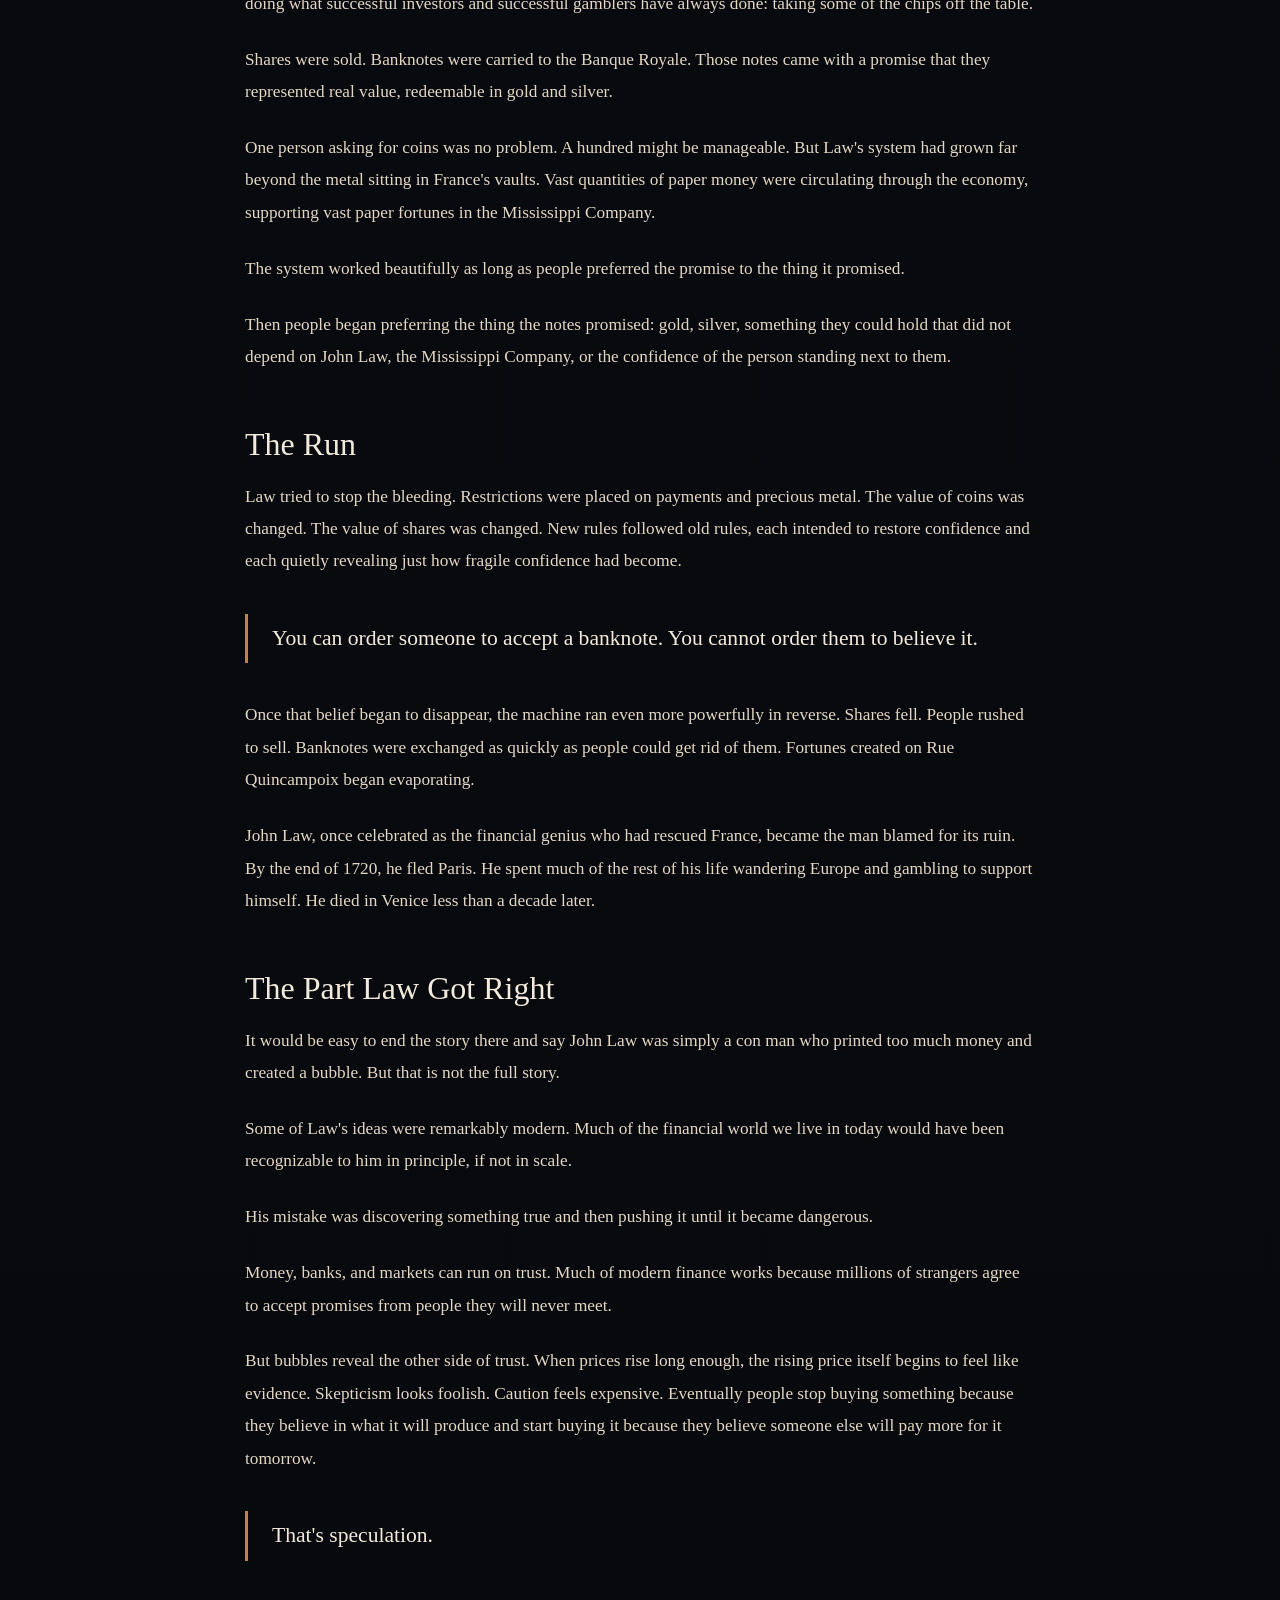
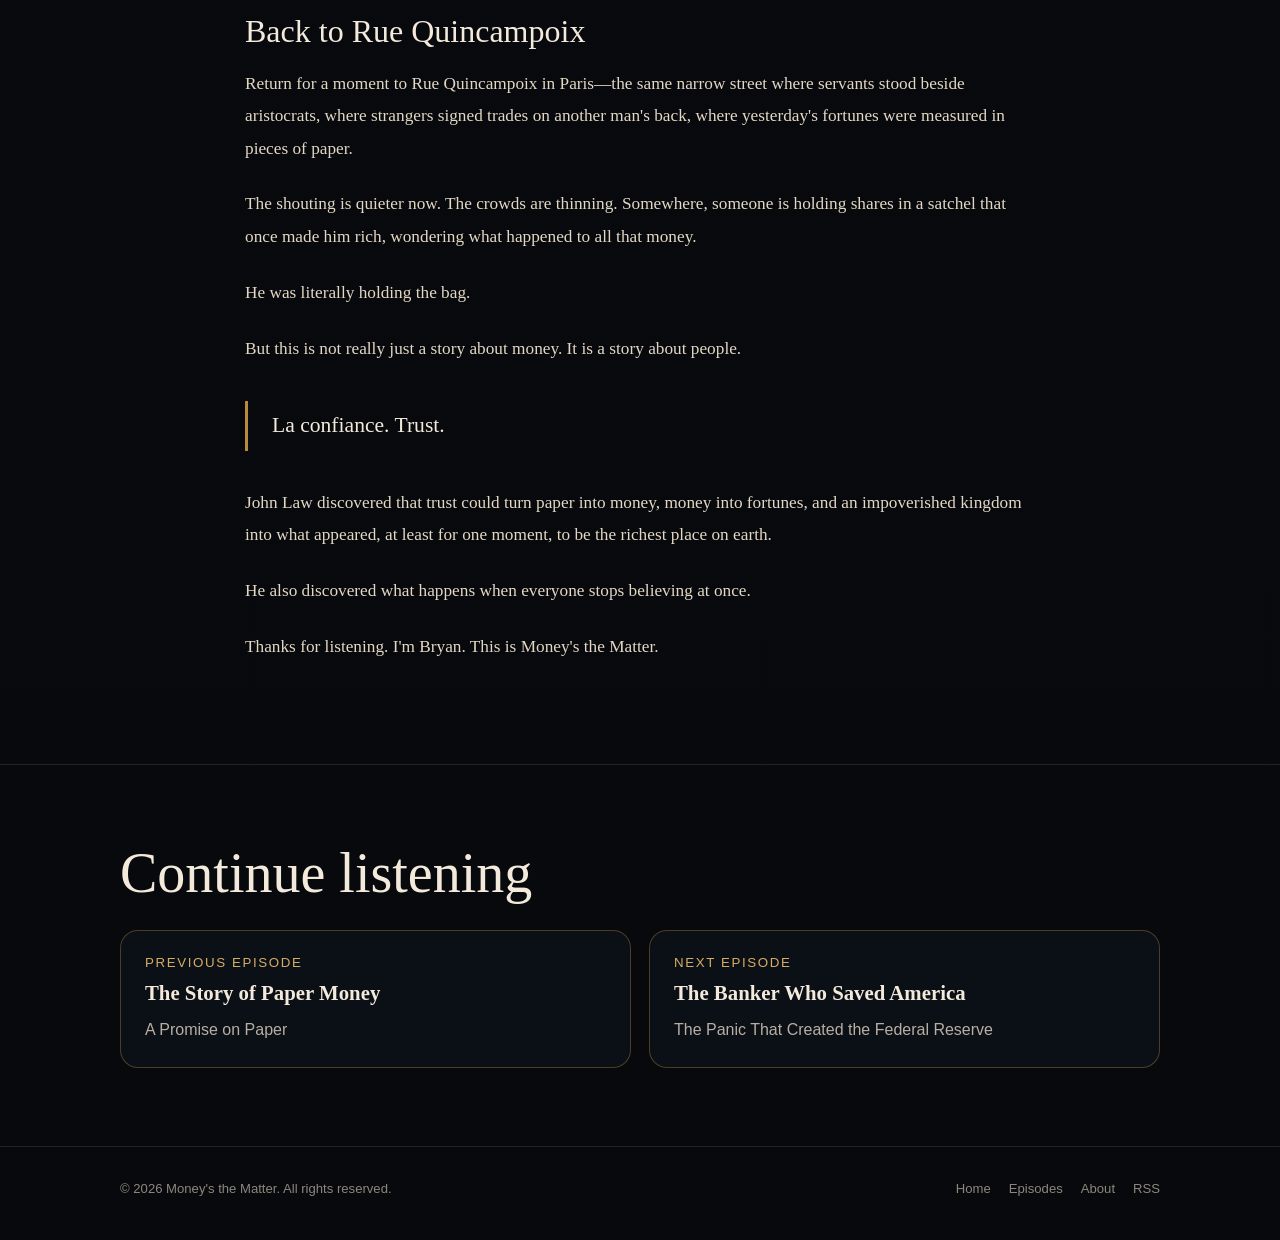
<file: episodes/the-mississippi-bubble/index.html>
<!DOCTYPE html>
<html lang="en">

<head>

  <!-- =====================================================
       GOOGLE ANALYTICS
  ====================================================== -->

  <script
    async
    src="https://www.googletagmanager.com/gtag/js?id=G-CKSZ8CZTVV">
  </script>

  <script>
    window.dataLayer = window.dataLayer || [];

    function gtag() {
      dataLayer.push(arguments);
    }

    gtag('js', new Date());
    gtag('config', 'G-CKSZ8CZTVV');
  </script>


  <!-- =====================================================
       BASIC META
  ====================================================== -->

  <meta charset="UTF-8">

  <meta
    name="viewport"
    content="width=device-width, initial-scale=1.0"
  >

  <title>
    John Law & the Mississippi Bubble | Money's the Matter
  </title>

  <meta
    name="description"
    content="John Law, the Mississippi Bubble, paper money, speculation, and the 1720 collapse that showed how financial systems can rise and fall—on trust."
  >

  <link
    rel="canonical"
    href="https://moneysthematter.com/episodes/the-mississippi-bubble/"
  >


  <!-- =====================================================
       OPEN GRAPH
  ====================================================== -->

  <meta
    property="og:title"
    content="The Mississippi Bubble — The Gambler Who Reinvented Money"
  >

  <meta
    property="og:description"
    content="John Law rose from gambler and fugitive to control the money of France. Then the Mississippi Bubble tested how far trust in paper money could stretch."
  >

  <meta
    property="og:type"
    content="article"
  >

  <meta
    property="og:url"
    content="https://moneysthematter.com/episodes/the-mississippi-bubble/"
  >

  <meta
    property="og:image"
    content="https://moneysthematter.com/images/logo/mtm-logo.png"
  >


  

  <meta property="og:site_name" content="Money's the Matter">
  <meta property="article:author" content="Bryan Yach">

<!-- =====================================================
       FAVICONS
  ====================================================== -->

  <link
    rel="icon"
    type="image/png"
    sizes="32x32"
    href="/favicon-32x32.png"
  >

  <link
    rel="icon"
    type="image/png"
    sizes="16x16"
    href="/favicon-16x16.png"
  >

  <link
    rel="apple-touch-icon"
    href="/apple-touch-icon.png"
  >

  <link
    rel="manifest"
    href="/site.webmanifest"
  >

  <meta
    name="theme-color"
    content="#07090d"
  >


  <!-- =====================================================
       RSS
  ====================================================== -->

  <link
    rel="alternate"
    type="application/rss+xml"
    title="Money's the Matter RSS Feed"
    href="https://feeds.buzzsprout.com/2633998.rss"
  >


  <!-- =====================================================
       PODCAST STRUCTURED DATA
  ====================================================== -->

  <script type="application/ld+json">
  {
    "@context": "https://schema.org",
    "@graph": [
      {
        "@type": "PodcastEpisode",
        "@id": "https://moneysthematter.com/episodes/the-mississippi-bubble/#episode",
        "name": "The Mississippi Bubble — The Gambler Who Reinvented Money",
        "headline": "John Law and the Mississippi Bubble",
        "episodeNumber": 4,
        "description": "John Law, the Mississippi Bubble, paper money, speculation, and the 1720 collapse that showed how financial systems can rise—and fall—on trust.",
        "url": "https://moneysthematter.com/episodes/the-mississippi-bubble/",
        "image": "https://moneysthematter.com/images/logo/mtm-logo.png",
        "inLanguage": "en-US",
        "keywords": [
          "John Law",
          "Mississippi Bubble",
          "Mississippi Company",
          "financial bubbles",
          "history of paper money",
          "Banque Royale",
          "France 1720",
          "Rue Quincampoix",
          "history of finance",
          "speculation"
        ],
        "author": {
          "@type": "Person",
          "@id": "https://moneysthematter.com/#bryan-yach",
          "name": "Bryan Yach",
          "honorificSuffix": "CFP®",
          "jobTitle": "Financial Planner and Podcast Host"
        },
        "partOfSeries": {
          "@type": "PodcastSeries",
          "@id": "https://moneysthematter.com/#podcast",
          "name": "Money's the Matter",
          "url": "https://moneysthematter.com/"
        },
        "mainEntityOfPage": {
          "@id": "https://moneysthematter.com/episodes/the-mississippi-bubble/#webpage"
        }
      },
      {
        "@type": "WebPage",
        "@id": "https://moneysthematter.com/episodes/the-mississippi-bubble/#webpage",
        "url": "https://moneysthematter.com/episodes/the-mississippi-bubble/",
        "name": "John Law & the Mississippi Bubble | Money's the Matter",
        "description": "John Law, the Mississippi Bubble, paper money, speculation, and the 1720 collapse that showed how financial systems can rise—and fall—on trust.",
        "isPartOf": {"@id": "https://moneysthematter.com/#website"},
        "about": {"@id": "https://moneysthematter.com/episodes/the-mississippi-bubble/#episode"},
        "breadcrumb": {"@id": "https://moneysthematter.com/episodes/the-mississippi-bubble/#breadcrumb"},
        "inLanguage": "en-US"
      },
      {
        "@type": "BreadcrumbList",
        "@id": "https://moneysthematter.com/episodes/the-mississippi-bubble/#breadcrumb",
        "itemListElement": [
          {"@type": "ListItem", "position": 1, "name": "Money's the Matter", "item": "https://moneysthematter.com/"},
          {"@type": "ListItem", "position": 2, "name": "Episodes", "item": "https://moneysthematter.com/episodes/"},
          {"@type": "ListItem", "position": 3, "name": "Episode Four: The Mississippi Bubble", "item": "https://moneysthematter.com/episodes/the-mississippi-bubble/"}
        ]
      }
    ]
  }
  </script>


  <!-- =====================================================
       CSS
  ====================================================== -->

  <style>

    :root {
      --background: #07090d;
      --background-soft: #0b0f16;
      --panel: rgba(17, 21, 29, 0.78);
      --cream: #f3eadc;
      --cream-soft: #e4d7c4;
      --muted: #b8afa3;
      --muted-dark: #8e877d;
      --gold: #b98a3d;
      --gold-light: #d6ad65;
      --border: rgba(185, 138, 61, 0.38);
      --border-soft: rgba(243, 234, 220, 0.11);
      --sans: Arial, Helvetica, sans-serif;
      --serif: Georgia, "Times New Roman", serif;
    }

    * {
      box-sizing: border-box;
    }

    html {
      scroll-behavior: smooth;
    }

    body {
      margin: 0;
      color: var(--cream);
      background:
        radial-gradient(
          circle at 50% 0%,
          rgba(32, 43, 61, 0.42),
          transparent 34%
        ),
        linear-gradient(
          180deg,
          #090c12 0%,
          var(--background) 100%
        );
      font-family: var(--serif);
    }

    a {
      color: inherit;
    }

    img {
      max-width: 100%;
    }

    .shell {
      width: min(1040px, calc(100% - 36px));
      margin: 0 auto;
    }


    /* =====================================================
       HEADER
    ====================================================== */

    .site-header {
      position: sticky;
      top: 0;
      z-index: 20;
      border-bottom: 1px solid var(--border-soft);
      background: rgba(7, 9, 13, 0.92);
      backdrop-filter: blur(14px);
    }

    .nav {
      min-height: 76px;
      display: flex;
      align-items: center;
      justify-content: space-between;
      gap: 24px;
    }

    .brand {
      display: inline-flex;
      align-items: center;
      gap: 12px;
      text-decoration: none;
    }

    .brand img {
      width: 44px;
      height: 44px;
      object-fit: contain;
      flex-shrink: 0;
    }

    .brand span {
      color: var(--cream);
      font-size: 0.98rem;
      font-weight: 600;
      letter-spacing: 0.065em;
      text-transform: uppercase;
    }

    .nav-links {
      display: flex;
      gap: 22px;
      font-family: var(--sans);
      font-size: 0.86rem;
    }

    .nav-links a {
      color: var(--muted);
      text-decoration: none;
      transition: color 150ms ease;
    }

    .nav-links a:hover {
      color: var(--cream);
    }


    /* =====================================================
       HERO
    ====================================================== */

    .hero {
      padding: 82px 0 74px;
      text-align: center;
    }

    .episode-label {
      margin: 0 0 18px;
      color: var(--gold-light);
      font-family: var(--sans);
      font-size: 0.78rem;
      font-weight: 700;
      letter-spacing: 0.2em;
      text-transform: uppercase;
    }

    h1 {
      max-width: 920px;
      margin: 0 auto;
      font-size: clamp(2.7rem, 7vw, 5.4rem);
      font-weight: 500;
      letter-spacing: -0.025em;
      line-height: 1.02;
    }

    .subtitle {
      margin: 20px 0 0;
      color: var(--gold-light);
      font-size: clamp(1.25rem, 2.8vw, 1.8rem);
    }

    .dek {
      max-width: 760px;
      margin: 30px auto 0;
      color: var(--cream-soft);
      font-family: var(--sans);
      font-size: 1.06rem;
      line-height: 1.85;
    }

    .episode-meta {
      margin-top: 24px;
      display: flex;
      justify-content: center;
      flex-wrap: wrap;
      gap: 10px 24px;
      color: var(--muted-dark);
      font-family: var(--sans);
      font-size: 0.82rem;
    }


    /* =====================================================
       PLAYER CARD
    ====================================================== */

    .player-card {
      margin-top: 42px;
      padding: 26px;
      border: 1px solid var(--border);
      border-radius: 22px;
      background: var(--panel);
    }

    .episode-player {
      width: 100%;
      overflow: hidden;
      border-radius: 15px;
    }

    .player-placeholder {
      padding: 26px 24px;
      border: 1px dashed var(--border);
      border-radius: 15px;
      color: var(--muted);
      font-family: var(--sans);
      line-height: 1.65;
      text-align: left;
    }

    .player-placeholder strong {
      display: block;
      margin-bottom: 6px;
      color: var(--cream);
    }


    /* =====================================================
       PODCAST PLATFORM BUTTONS
    ====================================================== */

    .platform-grid {
      display: grid;
      grid-template-columns: repeat(4, minmax(0, 1fr));
      gap: 16px;
      margin-top: 20px;
      align-items: center;
    }

    .platform-image-link {
      display: flex;
      align-items: center;
      justify-content: center;
      width: 100%;
      padding: 0;
      margin: 0;
      border: 0;
      background: transparent;
      text-decoration: none;
      overflow: visible;
      transition:
        transform 160ms ease,
        filter 160ms ease;
    }

    .platform-image-link:hover {
      transform: translateY(-3px);
      filter: brightness(1.08);
    }

    .platform-image-link img {
      display: block;
      width: 100%;
      height: auto;
      max-width: 100%;
      object-fit: contain;
    }


    /* =====================================================
       CONTENT
    ====================================================== */

    .section {
      padding: 78px 0;
      border-top: 1px solid var(--border-soft);
    }

    .episode-content {
      max-width: 790px;
      margin: 0 auto;
    }

    .section h2 {
      margin: 0 0 26px;
      font-size: clamp(2rem, 4.5vw, 3.5rem);
      font-weight: 500;
      line-height: 1.08;
    }

    .section-kicker {
      margin: 0 0 12px;
      color: var(--gold-light);
      font-family: var(--sans);
      font-size: 0.75rem;
      font-weight: 700;
      letter-spacing: 0.16em;
      text-transform: uppercase;
    }

    .summary {
      max-width: 780px;
      color: var(--cream-soft);
      font-size: 1.27rem;
      line-height: 1.65;
    }

    .episode-content h3 {
      margin: 52px 0 18px;
      color: var(--cream);
      font-size: clamp(1.4rem, 3vw, 2rem);
      font-weight: 500;
    }

    .episode-content p {
      margin: 0 0 1.35em;
      color: var(--cream-soft);
      font-size: 1.08rem;
      line-height: 1.88;
    }

    .episode-content blockquote {
      margin: 36px 0;
      padding: 8px 0 8px 24px;
      border-left: 3px solid var(--gold);
      color: var(--cream);
      font-size: 1.35rem;
      line-height: 1.55;
    }

    .transcript-note {
      margin-bottom: 30px;
      padding: 16px 18px;
      border-left: 3px solid var(--gold);
      background: rgba(185, 138, 61, 0.06);
      color: var(--muted);
      font-family: var(--sans);
      font-size: 0.88rem;
      line-height: 1.6;
    }


    /* =====================================================
       CONTINUE LISTENING
    ====================================================== */

    .continue-grid {
      display: grid;
      grid-template-columns: repeat(2, minmax(0, 1fr));
      gap: 18px;
    }

    .continue-card {
      padding: 24px;
      border: 1px solid var(--border);
      border-radius: 18px;
      background: var(--background-soft);
      text-decoration: none;
      transition:
        border-color 160ms ease,
        transform 160ms ease;
    }

    .continue-card:hover {
      border-color: var(--gold-light);
      transform: translateY(-2px);
    }

    .continue-card small {
      display: block;
      margin-bottom: 9px;
      color: var(--gold-light);
      font-family: var(--sans);
      letter-spacing: 0.12em;
      text-transform: uppercase;
    }

    .continue-card strong {
      display: block;
      font-size: 1.3rem;
      line-height: 1.35;
    }

    .continue-card p {
      margin: 10px 0 0;
      color: var(--muted);
      font-family: var(--sans);
      line-height: 1.6;
    }


    /* =====================================================
       FOOTER
    ====================================================== */

    footer {
      padding: 34px 0 44px;
      border-top: 1px solid var(--border-soft);
      color: var(--muted-dark);
      font-family: var(--sans);
      font-size: 0.82rem;
    }

    .footer-row {
      display: flex;
      justify-content: space-between;
      gap: 18px;
      flex-wrap: wrap;
    }

    .footer-links {
      display: flex;
      flex-wrap: wrap;
      gap: 18px;
    }

    .footer-row a {
      text-decoration: none;
    }


    /* =====================================================
       MOBILE
    ====================================================== */

    @media (max-width: 780px) {

      .nav-links {
        display: none;
      }

      .platform-grid {
        grid-template-columns: repeat(2, minmax(0, 1fr));
      }

      .continue-grid {
        grid-template-columns: 1fr;
      }

    }

    @media (max-width: 520px) {

      .shell {
        width: min(100% - 24px, 1040px);
      }

      .hero {
        padding: 54px 0 58px;
      }

      .platform-grid {
        grid-template-columns: 1fr;
      }

      .player-card {
        padding: 16px;
      }

      .brand span {
        font-size: 0.86rem;
      }

    }

  </style>

</head>



<body>


  <!-- =====================================================
       HEADER
  ====================================================== -->

  <header class="site-header">

    <div class="shell nav">

      <a
        class="brand"
        href="/"
        aria-label="Money's the Matter home"
      >

        <img
          src="/images/logo/mtm-logo.png"
          alt="Money's the Matter"
        >

        <span>
          Money's the Matter
        </span>

      </a>


      <nav
        class="nav-links"
        aria-label="Primary navigation"
      >

        <a href="/">
          Home
        </a>

        <a href="/episodes/">
          Episodes
        </a>

        <a href="#transcript">
          Transcript
        </a>

        <a
          href="https://feeds.buzzsprout.com/2633998.rss"
          target="_blank"
          rel="noopener noreferrer"
        >
          RSS
        </a>

      </nav>

    </div>

  </header>



  <main>


    <!-- =====================================================
         HERO
    ====================================================== -->

    <section class="hero">

      <div class="shell">

        <p class="episode-label">
          Season One · Episode Four
        </p>

        <h1>
          The Mississippi Bubble
        </h1>

        <p class="subtitle">
          The Gambler Who Reinvented Money
        </p>

        <p class="dek">

          How did a Scottish gambler nearly reinvent the economy of France?

          John Law rose from fugitive and professional gambler to one of the
          most powerful financial figures in Europe, then watched a system of
          paper money, speculation, and extraordinary wealth unravel when
          confidence disappeared.

        </p>

        <div class="episode-meta">

          <span>
            Written and narrated by Bryan Yach, CFP®
          </span>

          <span>
            Money's the Matter
          </span>

        </div>


        <!-- =================================================
             PLAYER + PODCAST APPS
        ================================================== -->

        <div class="player-card">

          <div class="episode-player">
            <div id="buzzsprout-player-19661648"></div>
            <script
              src="https://www.buzzsprout.com/2633998/episodes/19661648-the-mississippi-bubble-the-gambler-who-reinvented-money.js?container_id=buzzsprout-player-19661648&amp;player=small"
              type="text/javascript"
              charset="utf-8">
            </script>

          </div>


          <div
            class="platform-grid"
            aria-label="Listen to Money's the Matter"
          >

            <a
              class="platform-image-link"
              href="https://podcasts.apple.com/podcast/id6797090925"
              target="_blank"
              rel="noopener noreferrer"
              aria-label="Listen on Apple Podcasts"
            >
              <img
                src="/assets/badges/applelink.png"
                alt="Listen on Apple Podcasts"
              >
            </a>

            <a
              class="platform-image-link"
              href="https://open.spotify.com/show/033ZMVAOk3TJEkOdaIOEJC"
              target="_blank"
              rel="noopener noreferrer"
              aria-label="Listen on Spotify"
            >
              <img
                src="/assets/badges/spotifylink.png"
                alt="Listen on Spotify"
              >
            </a>

            <a
              class="platform-image-link"
              href="https://music.amazon.com/podcasts/750e1dbd-d1ed-47b5-9a2e-bfb49ba24e11"
              target="_blank"
              rel="noopener noreferrer"
              aria-label="Listen on Amazon Music"
            >
              <img
                src="/assets/badges/amazonlink.png"
                alt="Listen on Amazon Music"
              >
            </a>

            <a
              class="platform-image-link"
              href="https://youtube.com/@moneysthematter"
              target="_blank"
              rel="noopener noreferrer"
              aria-label="Watch Money's the Matter on YouTube"
            >
              <img
                src="/assets/badges/youtubelink.png"
                alt="Watch on YouTube"
              >
            </a>

          </div>

        </div>

      </div>

    </section>



    <!-- =====================================================
         ABOUT THIS EPISODE
    ====================================================== -->

    <section class="section" id="story">

      <div class="shell episode-content">

        <p class="section-kicker">
          The story
        </p>

        <h2>
          When confidence became a currency.
        </h2>

        <p class="summary">

          John Law understood that money could run on trust.
          The Mississippi Bubble showed what happens when
          that trust becomes speculation and then disappears.

        </p>

        <p>
          In Paris in 1720, Rue Quincampoix became the center
          of a financial frenzy. Merchants, aristocrats, servants,
          and speculators crowded into the same narrow street,
          trading shares in John Law's Mississippi Company while
          fortunes seemed to appear almost overnight.
        </p>

        <p>
          Law was a Scottish gambler, mathematician, convicted
          murderer, escaped prisoner, and monetary thinker who
          believed France's economy was being constrained by a
          shortage of circulating money. His answer was a bank
          that issued paper notes and, for a time, it worked.
        </p>

        <p>
          But Law's bank and trading company became increasingly
          intertwined. More paper money helped finance demand for
          shares. Rising shares created paper fortunes. Those
          fortunes encouraged still more buying.
        </p>

        <blockquote>
          Usually, bubbles do.
        </blockquote>

        <p>
          The system worked as long as people trusted the notes,
          the shares, and the person standing next to them to keep
          believing too. When investors began asking for gold and
          silver instead, confidence ran in reverse.
        </p>

        <p>
          The Mississippi Bubble is not simply a story about one
          spectacular collapse. It is a story about a force that
          still sits beneath banks, currencies, and markets today:
          <em>la confiance</em> trust.
        </p>

      </div>

    </section>



    <!-- =====================================================
         TRANSCRIPT
    ====================================================== -->

    <section
      class="section"
      id="transcript"
    >

      <div class="shell episode-content">

        <p class="section-kicker">
          Episode transcript
        </p>

        <h2>
          The Mississippi Bubble
        </h2>

        <p class="transcript-note">
          This transcript has been lightly edited for clarity and readability.
        </p>

        <h3>
          Paris, 1720
        </h3>

        <p>
          I'm Bryan. This is Money's the Matter.
        </p>

        <p>
          <em>Paris, 1720. La Rue Quincampoix.</em>
        </p>

        <p>
          It's Paris, 1720. Rue Quincampoix is already awake.
          In the narrow street, voices spill from windows and
          doorways. Merchants, aristocrats, servants, and spectators
          press shoulder to shoulder, waving papers in the air and
          shouting prices over one another.
        </p>

        <p>
          Somewhere in the crowd, a man has rented out his back as
          a writing desk so two strangers can sign their next trade.
          Everyone seems to know someone who became rich yesterday.
          France, a country that only a few years earlier was drowning
          in debt, has become suspiciously wealthy almost overnight.
        </p>

        <p>
          And behind the wealth is a Scotsman named John Law:
          a gambler, a mathematician, a convicted murderer, and a man
          who believes he has discovered something groundbreaking
          about money.
        </p>

        <h3>
          France Was Broke
        </h3>

        <p>
          To understand how a Scottish gambler came to control the
          money of France, we have to go back a few years to a country
          that was anything but rich.
        </p>

        <p>
          Louis XIV, the Sun King, had spent decades building palaces
          and fighting wars while projecting French power across Europe.
          Versailles glittered in the sun. The treasury did not.
        </p>

        <p>
          When Louis died in 1715, he left behind a government buried
          beneath a mountain of debt. Taxes were already crushing ordinary
          people. Gold and silver coins were scarce. Credit was broken.
          France had all the appearance of a great and wealthy kingdom,
          but underneath the silk, chandeliers, and gold leaf was a
          serious problem.
        </p>

        <blockquote>
          France was broke.
        </blockquote>

        <h3>
          John Law's Idea
        </h3>

        <p>
          Into this mess walked John Law. He was tall, charming, Scottish,
          great with numbers, and a professional gambler who had once
          killed a man in a duel in London, been sentenced to death,
          escaped from prison, and spent years wandering Europe studying
          the strange machinery of money.
        </p>

        <p>
          Law had watched coins disappear during financial panics and
          governments struggle when there was not enough gold or silver
          moving through the economy. Somewhere between the casinos of
          Amsterdam, the banking houses of Italy, and the gambling tables
          of Europe, he became convinced that everyone else was thinking
          about money the wrong way.
        </p>

        <p>
          A country did not become wealthy simply because it had money.
          Land, trade, labor, and commerce were the real wealth of a nation.
          Money allowed that wealth to move.
        </p>

        <p>
          What if money did not have to be limited by the amount of gold
          or silver sitting in a vault? What if a bank could issue paper
          notes instead notes people trusted, notes they could carry easily,
          notes that could circulate through markets and workshops far
          faster than heavy coins?
        </p>

        <p>
          More money in circulation, Law believed, meant more trade.
          More trade meant more employment and production, and ultimately
          a more prosperous France.
        </p>

        <blockquote>
          La confiance. Trust.
        </blockquote>

        <h3>
          The Bank
        </h3>

        <p>
          In 1716, Law was finally given his chance. With the approval of
          Philippe d'Orléans, he established the Banque Générale in Paris.
          You could bring the bank gold or silver coins and receive paper
          notes in return: notes promising that the bank would redeem them
          for coin when asked.
        </p>

        <p>
          The paper was easier to carry and, importantly, more predictable
          than French coins whose metallic value and official value could
          be changed by the crown. Slowly, people began using Law's notes.
          Merchants accepted them. Taxes could be paid with them. Business
          became easier.
        </p>

        <p>
          The experiment appeared to be working, and that success gave
          John Law something dangerous: credibility.
        </p>

        <h3>
          Louisiana
        </h3>

        <p>
          The following year, Law turned his attention across the Atlantic
          to an enormous stretch of French territory called Louisiana.
          This was not merely the modern state. French Louisiana sprawled
          across much of the Mississippi River basin, a vast interior that
          Europeans still understood poorly and imagined freely.
        </p>

        <p>
          Law took control of a struggling trading enterprise, the
          Compagnie d'Occident, the Company of the West, and received a
          monopoly over French trade in the territory.
        </p>

        <p>
          Louisiana had land, timber, tobacco, furs, access to the
          Mississippi, and, if you believed the stories circulating
          through Paris, perhaps enormous quantities of gold and silver.
        </p>

        <p>
          Suddenly, John Law was not merely offering France a new kind
          of money. He was offering something much older: wealth and
          prosperity.
        </p>

        <h3>
          The Bubble
        </h3>

        <p>
          The stories grew with every telling. Louisiana became less a
          place than an idea: a distant land of fertile soil, overflowing
          trade, and fortunes waiting along the Mississippi for someone
          clever enough to claim them.
        </p>

        <p>
          Law's company absorbed other trading companies and accumulated
          increasingly valuable privileges from the French government.
          Eventually it controlled enormous portions of French commerce.
          Ordinary people could participate in that future by doing one
          simple thing: buying shares.
        </p>

        <p>
          At first, the shares were an investment in a trading company.
          But as the price began to rise, people stopped asking what the
          company might earn from Louisiana. They started asking how much
          higher the shares might go.
        </p>

        <p>
          And higher they went.
        </p>

        <p>
          Shares issued around 500 livres climbed into the thousands.
          The higher they rose, the more people wanted them. And the more
          people wanted them, the easier it became to believe they would
          keep rising.
        </p>

        <p>
          There was another piece to Law's machine. His bank was issuing
          more paper money, putting more livres into circulation at
          precisely the moment France became obsessed with buying shares
          in his company.
        </p>

        <p>
          Paper notes could buy shares. Rising shares created fortunes.
          Those fortunes encouraged more buying, and more money flowed
          back into the same system.
        </p>

        <blockquote>
          For a while, it almost seemed self-sustaining. Usually, bubbles do.
        </blockquote>

        <h3>
          Rue Quincampoix
        </h3>

        <p>
          Rue Quincampoix became the center of it all: a narrow, crooked
          street transformed into something resembling a stock exchange,
          a casino, and a carnival all at once.
        </p>

        <p>
          Carriages clogged the surrounding roads. Fortunes were made
          between conversations. People who had never thought of themselves
          as investors suddenly watched their wealth multiply on paper.
        </p>

        <p>
          Law's bank became the Banque Royale, its notes guaranteed by
          the king. Before long, Law became France's Controller General
          of Finances. The foreign gambler who had once escaped an English
          prison was now helping control the finances of one of Europe's
          most powerful kingdoms.
        </p>

        <p>
          And perhaps that was the most dangerous moment of all, because
          when something works long enough, skepticism begins to look
          like stupidity.
        </p>

        <h3>
          What Happens If Everyone Wants Their Money Back?
        </h3>

        <p>
          People sold land, jewelry, and possessions to buy shares.
          Nobles mixed with merchants and servants in the same crowded
          street, all chasing the same rising number. Stories of sudden
          wealth traveled faster than any warning that could follow.
        </p>

        <p>
          This is how bubbles begin. The fear of missing out sets in.
          And somewhere beneath the noise of Rue Quincampoix, beneath the
          paper fortunes and the cries of <em>achetez, achetez</em>,
          another question was looming:
        </p>

        <blockquote>
          What would happen if everyone decided they wanted their money back?
        </blockquote>

        <p>
          At first, only a few people tried. Some of the earliest investors
          had accumulated fortunes and eventually began doing what
          successful investors and successful gamblers have always done:
          taking some of the chips off the table.
        </p>

        <p>
          Shares were sold. Banknotes were carried to the Banque Royale.
          Those notes came with a promise that they represented real value,
          redeemable in gold and silver.
        </p>

        <p>
          One person asking for coins was no problem. A hundred might be
          manageable. But Law's system had grown far beyond the metal
          sitting in France's vaults. Vast quantities of paper money were
          circulating through the economy, supporting vast paper fortunes
          in the Mississippi Company.
        </p>

        <p>
          The system worked beautifully as long as people preferred the
          promise to the thing it promised.
        </p>

        <p>
          Then people began preferring the thing the notes promised:
          gold, silver, something they could hold that did not depend on
          John Law, the Mississippi Company, or the confidence of the
          person standing next to them.
        </p>

        <h3>
          The Run
        </h3>

        <p>
          Law tried to stop the bleeding. Restrictions were placed on
          payments and precious metal. The value of coins was changed.
          The value of shares was changed. New rules followed old rules,
          each intended to restore confidence and each quietly revealing
          just how fragile confidence had become.
        </p>

        <blockquote>
          You can order someone to accept a banknote. You cannot order them to believe it.
        </blockquote>

        <p>
          Once that belief began to disappear, the machine ran even more
          powerfully in reverse. Shares fell. People rushed to sell.
          Banknotes were exchanged as quickly as people could get rid of
          them. Fortunes created on Rue Quincampoix began evaporating.
        </p>

        <p>
          John Law, once celebrated as the financial genius who had rescued
          France, became the man blamed for its ruin. By the end of 1720,
          he fled Paris. He spent much of the rest of his life wandering
          Europe and gambling to support himself. He died in Venice less
          than a decade later.
        </p>

        <h3>
          The Part Law Got Right
        </h3>

        <p>
          It would be easy to end the story there and say John Law was
          simply a con man who printed too much money and created a bubble.
          But that is not the full story.
        </p>

        <p>
          Some of Law's ideas were remarkably modern. Much of the financial
          world we live in today would have been recognizable to him in
          principle, if not in scale.
        </p>

        <p>
          His mistake was discovering something true and then pushing it
          until it became dangerous.
        </p>

        <p>
          Money, banks, and markets can run on trust. Much of modern finance
          works because millions of strangers agree to accept promises from
          people they will never meet.
        </p>

        <p>
          But bubbles reveal the other side of trust. When prices rise long
          enough, the rising price itself begins to feel like evidence.
          Skepticism looks foolish. Caution feels expensive. Eventually
          people stop buying something because they believe in what it will
          produce and start buying it because they believe someone else will
          pay more for it tomorrow.
        </p>

        <blockquote>
          That's speculation.
        </blockquote>

        <h3>
          Back to Rue Quincampoix
        </h3>

        <p>
          Return for a moment to Rue Quincampoix in Paris—the same narrow
          street where servants stood beside aristocrats, where strangers
          signed trades on another man's back, where yesterday's fortunes
          were measured in pieces of paper.
        </p>

        <p>
          The shouting is quieter now. The crowds are thinning. Somewhere,
          someone is holding shares in a satchel that once made him rich,
          wondering what happened to all that money.
        </p>

        <p>
          He was literally holding the bag.
        </p>

        <p>
          But this is not really just a story about money. It is a story
          about people.
        </p>

        <blockquote>
          La confiance. Trust.
        </blockquote>

        <p>
          John Law discovered that trust could turn paper into money,
          money into fortunes, and an impoverished kingdom into what
          appeared, at least for one moment, to be the richest place on earth.
        </p>

        <p>
          He also discovered what happens when everyone stops believing
          at once.
        </p>

        <p>
          Thanks for listening. I'm Bryan. This is Money's the Matter.
        </p>

      </div>

    </section>



    <!-- =====================================================
         CONTINUE LISTENING
    ====================================================== -->

    <section class="section">

      <div class="shell">

        <h2>
          Continue listening
        </h2>

        <div class="continue-grid">


          <a
            class="continue-card"
            href="/episodes/a-promise-on-paper/"
            aria-label="Go to Episode Three: The Story of Paper Money"
          >

            <small>
              Previous episode
            </small>

            <strong>
              The Story of Paper Money
            </strong>

            <p>
              A Promise on Paper
            </p>

          </a>


          <a
            class="continue-card"
            href="/episodes/the-banker-who-saved-america/"
            aria-label="Go to Episode Five: The Banker Who Saved America"
          >

            <small>
              Next episode
            </small>

            <strong>
              The Banker Who Saved America
            </strong>

            <p>
              The Panic That Created the Federal Reserve
            </p>

          </a>


        </div>

      </div>

    </section>


  </main>



  <!-- =====================================================
       FOOTER
  ====================================================== -->

  <footer>

    <div class="shell footer-row">

      <span>
        © 2026 Money's the Matter. All rights reserved.
      </span>

      <div class="footer-links">

        <a href="/">
          Home
        </a>

        <a href="/episodes/">
          Episodes
        </a>

        <a href="/#about">
          About
        </a>

        <a
          href="https://feeds.buzzsprout.com/2633998.rss"
          target="_blank"
          rel="noopener noreferrer"
        >
          RSS
        </a>

      </div>

    </div>

  </footer>


</body>

</html>
</file>
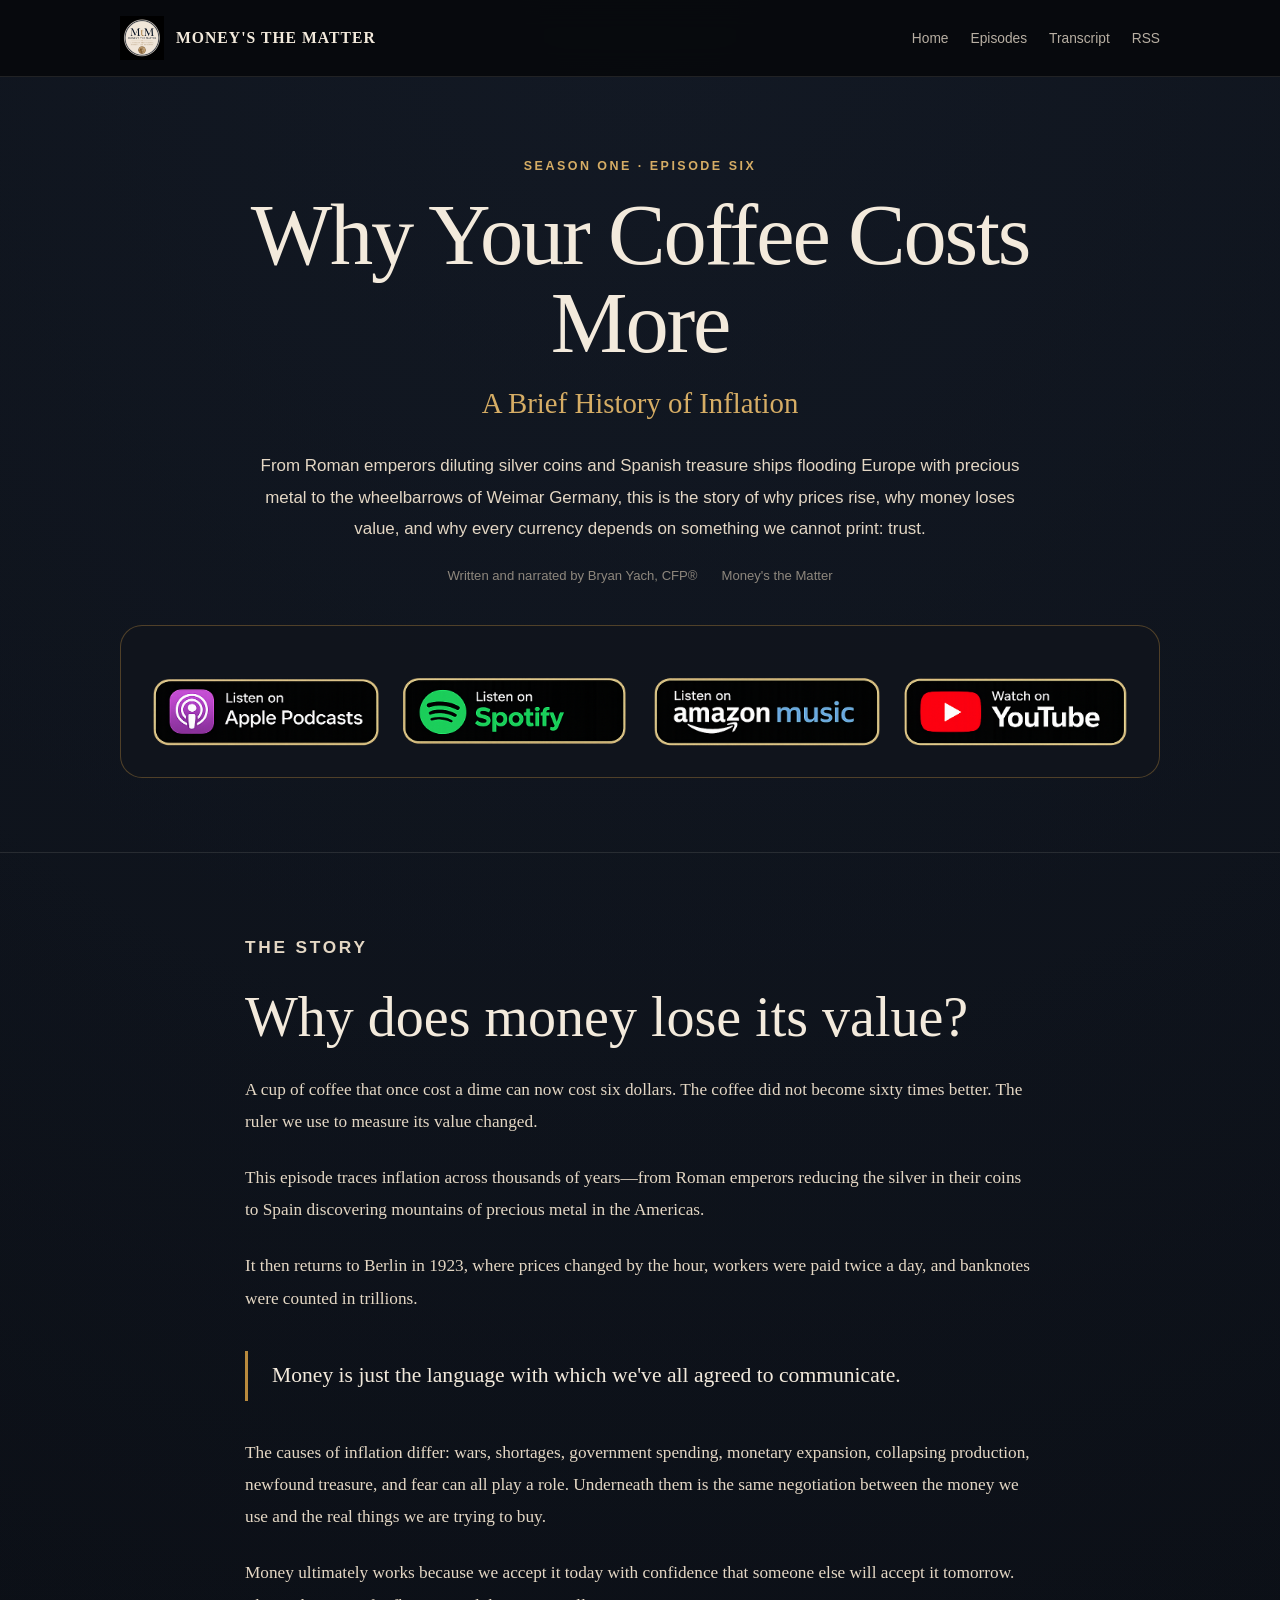
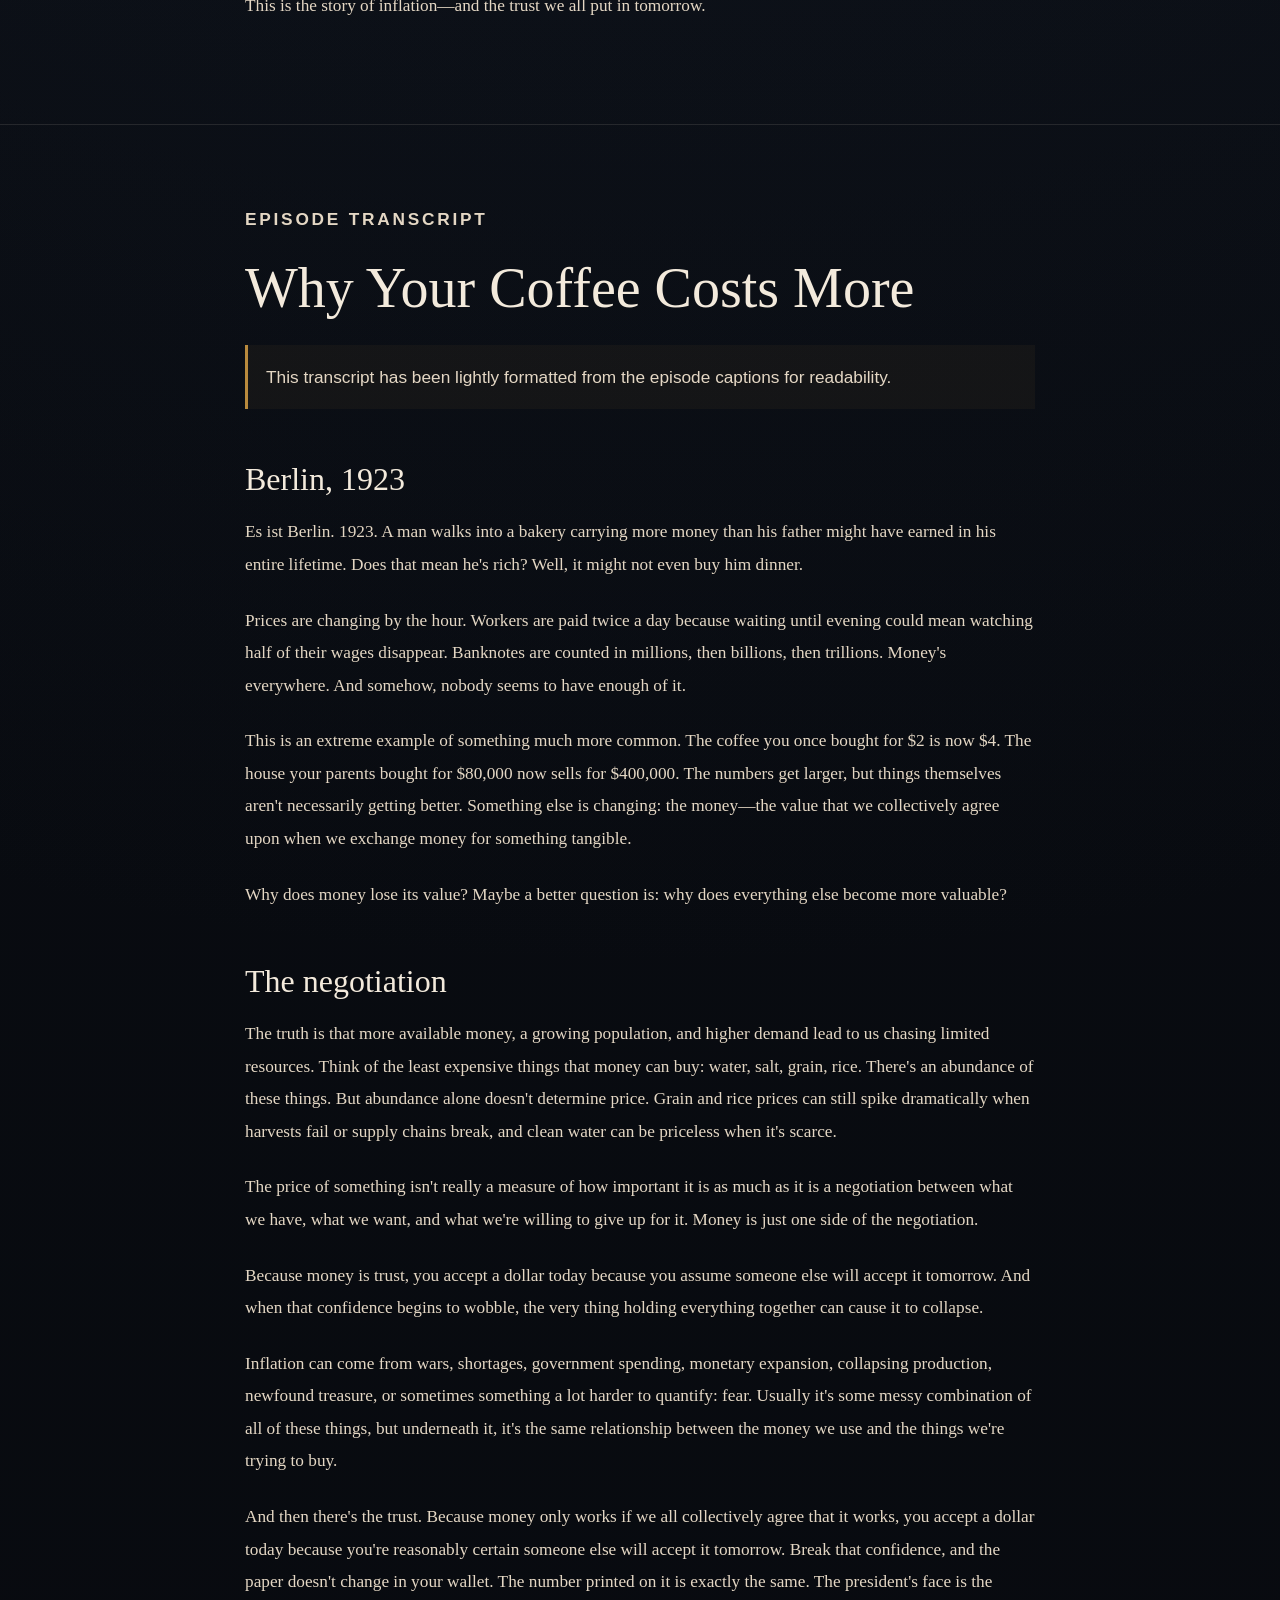
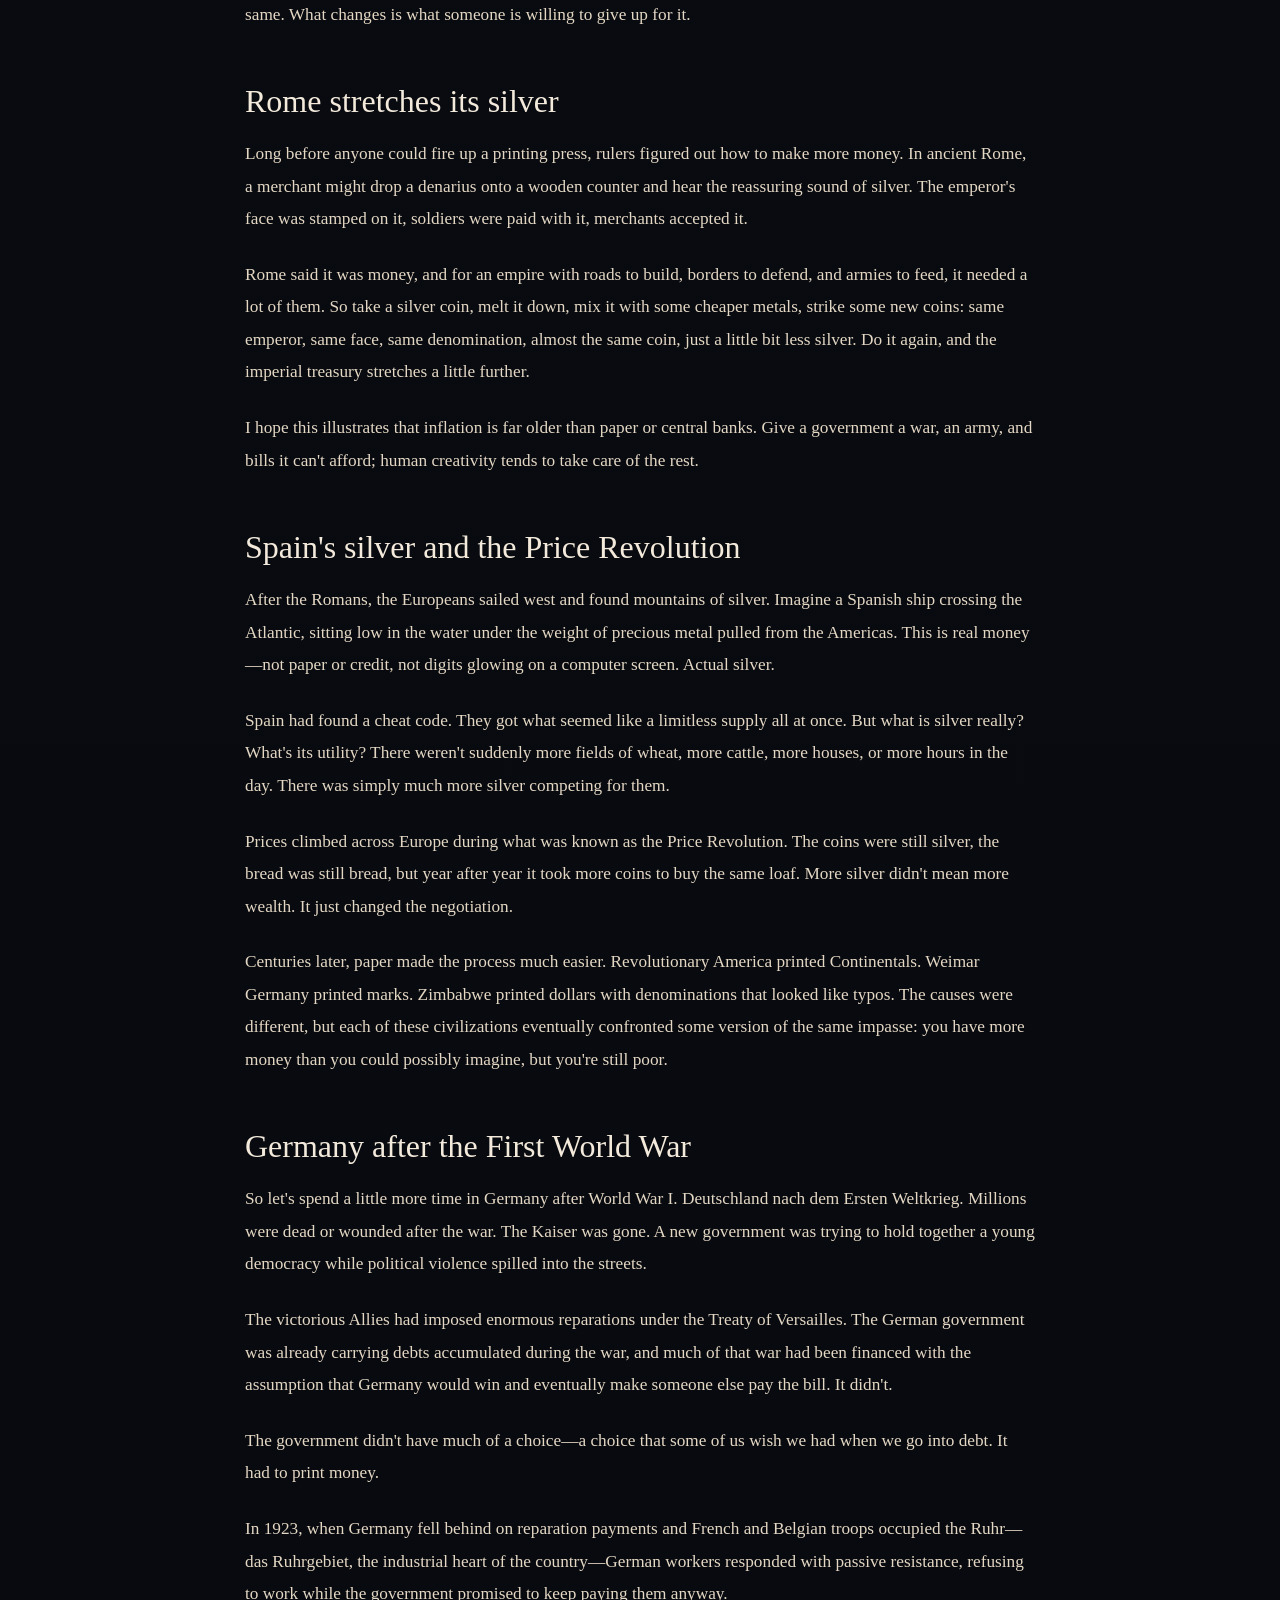
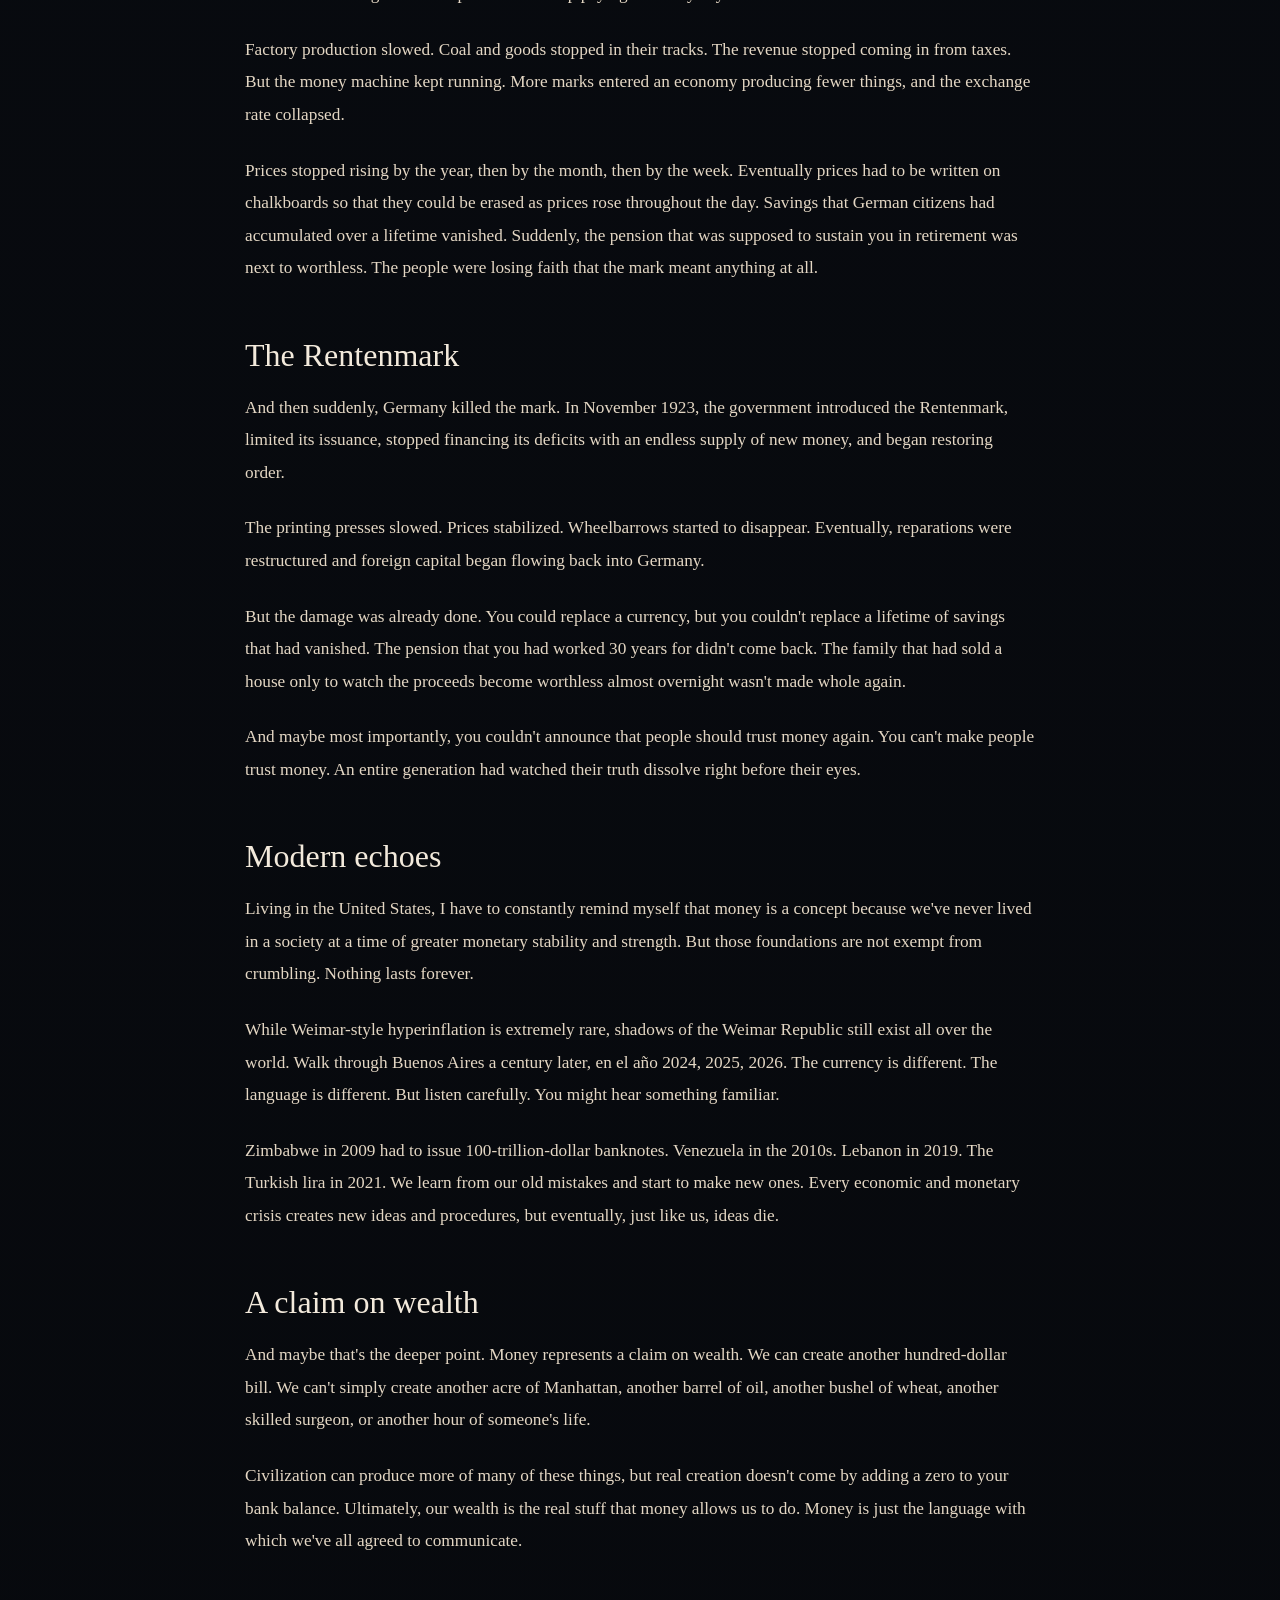
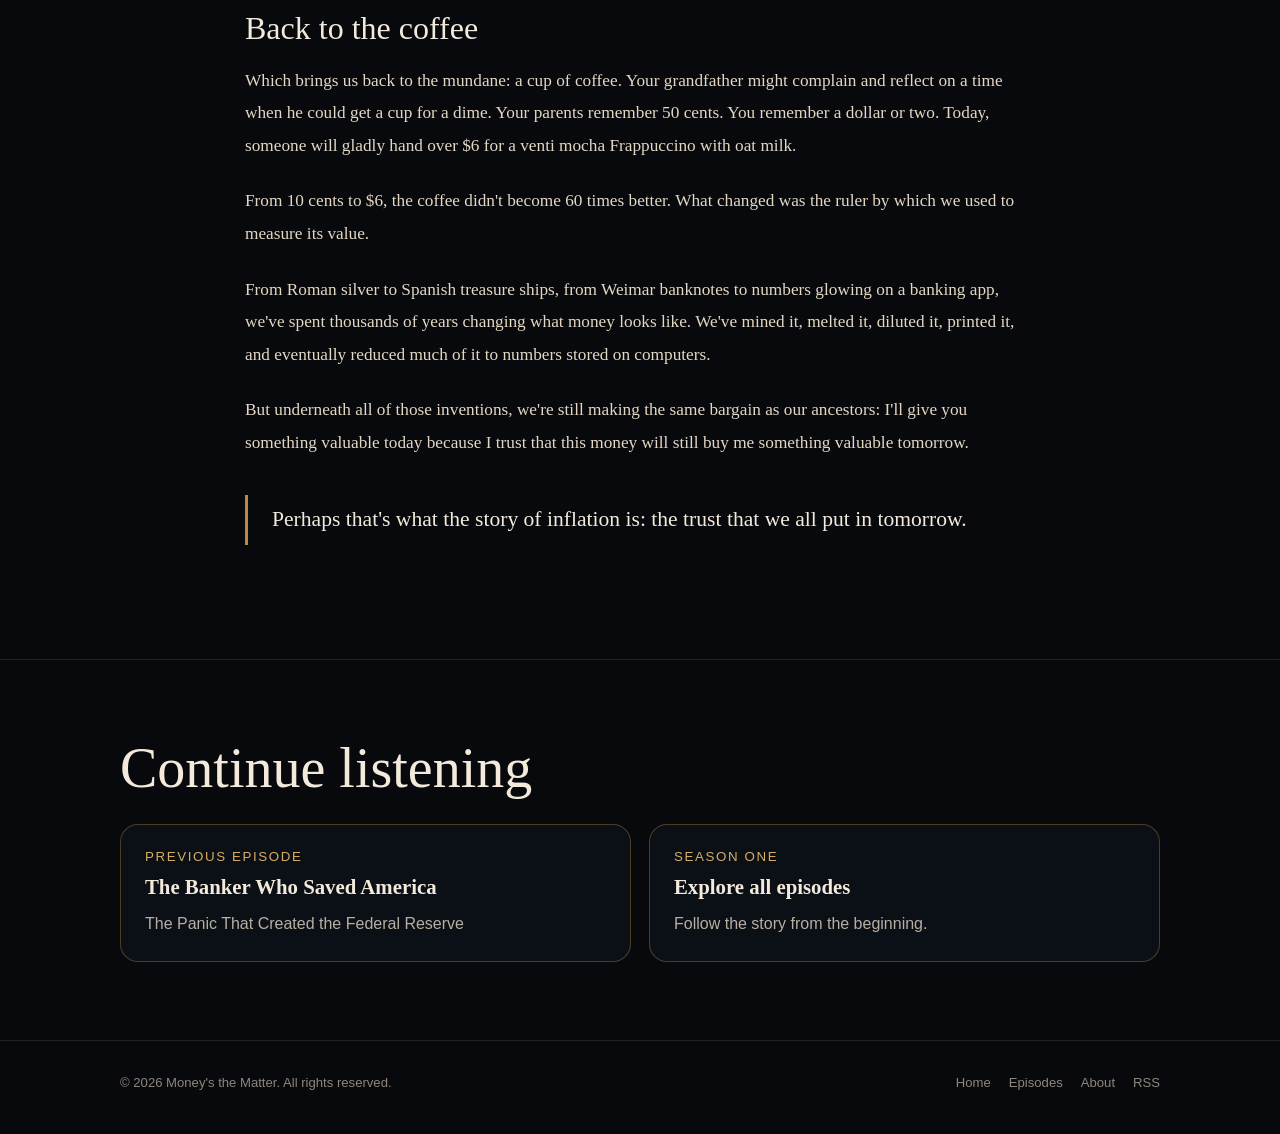
<file: episodes/the-story-of-inflation/index.html>
<!DOCTYPE html>
<html lang="en">

<head>

  <!-- =====================================================
       GOOGLE ANALYTICS
  ====================================================== -->

  <script
    async
    src="https://www.googletagmanager.com/gtag/js?id=G-CKSZ8CZTVV">
  </script>

  <script>
    window.dataLayer = window.dataLayer || [];

    function gtag() {
      dataLayer.push(arguments);
    }

    gtag('js', new Date());
    gtag('config', 'G-CKSZ8CZTVV');
  </script>


  <!-- =====================================================
       BASIC META
  ====================================================== -->

  <meta charset="UTF-8">

  <meta
    name="viewport"
    content="width=device-width, initial-scale=1.0"
  >

  <title>
    Why Your Coffee Costs More: A Brief History of Inflation | Money's the Matter
  </title>

  <meta
    name="description"
    content="Why does money lose value? Follow inflation from Roman silver and Spain's Price Revolution to Weimar Germany and the price of a modern cup of coffee."
  >

  <link
    rel="canonical"
    href="https://moneysthematter.com/episodes/the-story-of-inflation/"
  >


  <!-- =====================================================
       OPEN GRAPH
  ====================================================== -->

  <meta
    property="og:title"
    content="Why Your Coffee Costs More — A Brief History of Inflation"
  >

  <meta
    property="og:description"
    content="From Roman coin debasement and Spanish silver to Weimar Germany, this is the story of why money loses value—and why money ultimately depends on trust."
  >

  <meta
    property="og:type"
    content="article"
  >

  <meta
    property="og:url"
    content="https://moneysthematter.com/episodes/the-story-of-inflation/"
  >

  <meta
    property="og:image"
    content="https://moneysthematter.com/images/logo/mtm-logo.png"
  >


  

  <meta property="og:site_name" content="Money's the Matter">
  <meta property="article:author" content="Bryan Yach">

<!-- =====================================================
       FAVICONS
  ====================================================== -->

  <link
    rel="icon"
    type="image/png"
    sizes="32x32"
    href="/favicon-32x32.png"
  >

  <link
    rel="icon"
    type="image/png"
    sizes="16x16"
    href="/favicon-16x16.png"
  >

  <link
    rel="apple-touch-icon"
    href="/apple-touch-icon.png"
  >

  <link
    rel="manifest"
    href="/site.webmanifest"
  >

  <meta
    name="theme-color"
    content="#07090d"
  >


  <!-- =====================================================
       RSS
  ====================================================== -->

  <link
    rel="alternate"
    type="application/rss+xml"
    title="Money's the Matter RSS Feed"
    href="https://feeds.buzzsprout.com/2633998.rss"
  >


  <!-- =====================================================
       PODCAST STRUCTURED DATA
  ====================================================== -->

  <script type="application/ld+json">
  {
    "@context": "https://schema.org",
    "@graph": [
      {
        "@type": "PodcastEpisode",
        "@id": "https://moneysthematter.com/episodes/the-story-of-inflation/#episode",
        "name": "Why Your Coffee Costs More — A Brief History of Inflation",
        "headline": "Why Your Coffee Costs More: A Brief History of Inflation",
        "episodeNumber": 6,
        "description": "Why does money lose value? Follow inflation from Roman silver and Spain's Price Revolution to Weimar Germany and the price of a modern cup of coffee.",
        "url": "https://moneysthematter.com/episodes/the-story-of-inflation/",
        "image": "https://moneysthematter.com/images/logo/mtm-logo.png",
        "inLanguage": "en-US",
        "keywords": [
          "inflation",
          "hyperinflation",
          "Weimar Germany",
          "Rentenmark",
          "Roman denarius",
          "coin debasement",
          "Price Revolution",
          "purchasing power",
          "currency trust",
          "financial history"
        ],
        "author": {
          "@type": "Person",
          "@id": "https://moneysthematter.com/#bryan-yach",
          "name": "Bryan Yach",
          "honorificSuffix": "CFP®",
          "jobTitle": "Financial Planner and Podcast Host"
        },
        "partOfSeries": {
          "@type": "PodcastSeries",
          "@id": "https://moneysthematter.com/#podcast",
          "name": "Money's the Matter",
          "url": "https://moneysthematter.com/"
        },
        "mainEntityOfPage": {
          "@id": "https://moneysthematter.com/episodes/the-story-of-inflation/#webpage"
        }
      },
      {
        "@type": "WebPage",
        "@id": "https://moneysthematter.com/episodes/the-story-of-inflation/#webpage",
        "url": "https://moneysthematter.com/episodes/the-story-of-inflation/",
        "name": "Why Your Coffee Costs More: A Brief History of Inflation | Money's the Matter",
        "description": "Why does money lose value? Follow inflation from Roman silver and Spain's Price Revolution to Weimar Germany and the price of a modern cup of coffee.",
        "isPartOf": {"@id": "https://moneysthematter.com/#website"},
        "about": {"@id": "https://moneysthematter.com/episodes/the-story-of-inflation/#episode"},
        "breadcrumb": {"@id": "https://moneysthematter.com/episodes/the-story-of-inflation/#breadcrumb"},
        "inLanguage": "en-US"
      },
      {
        "@type": "BreadcrumbList",
        "@id": "https://moneysthematter.com/episodes/the-story-of-inflation/#breadcrumb",
        "itemListElement": [
          {"@type": "ListItem", "position": 1, "name": "Money's the Matter", "item": "https://moneysthematter.com/"},
          {"@type": "ListItem", "position": 2, "name": "Episodes", "item": "https://moneysthematter.com/episodes/"},
          {"@type": "ListItem", "position": 3, "name": "Episode Six: Why Your Coffee Costs More", "item": "https://moneysthematter.com/episodes/the-story-of-inflation/"}
        ]
      }
    ]
  }
  </script>


  <!-- =====================================================
       CSS
  ====================================================== -->

  <style>

    :root {
      --background: #07090d;
      --background-soft: #0b0f16;
      --panel: rgba(17, 21, 29, 0.78);
      --cream: #f3eadc;
      --cream-soft: #e4d7c4;
      --muted: #b8afa3;
      --muted-dark: #8e877d;
      --gold: #b98a3d;
      --gold-light: #d6ad65;
      --border: rgba(185, 138, 61, 0.38);
      --border-soft: rgba(243, 234, 220, 0.11);
      --sans: Arial, Helvetica, sans-serif;
      --serif: Georgia, "Times New Roman", serif;
    }

    * {
      box-sizing: border-box;
    }

    html {
      scroll-behavior: smooth;
    }

    body {
      margin: 0;
      color: var(--cream);
      background:
        radial-gradient(
          circle at 50% 0%,
          rgba(32, 43, 61, 0.42),
          transparent 34%
        ),
        linear-gradient(
          180deg,
          #090c12 0%,
          var(--background) 100%
        );
      font-family: var(--serif);
    }

    a {
      color: inherit;
    }

    img {
      max-width: 100%;
    }

    .shell {
      width: min(1040px, calc(100% - 36px));
      margin: 0 auto;
    }


    /* =====================================================
       HEADER
    ====================================================== */

    .site-header {
      position: sticky;
      top: 0;
      z-index: 20;
      border-bottom: 1px solid var(--border-soft);
      background: rgba(7, 9, 13, 0.92);
      backdrop-filter: blur(14px);
    }

    .nav {
      min-height: 76px;
      display: flex;
      align-items: center;
      justify-content: space-between;
      gap: 24px;
    }

    .brand {
      display: inline-flex;
      align-items: center;
      gap: 12px;
      text-decoration: none;
    }

    .brand img {
      width: 44px;
      height: 44px;
      object-fit: contain;
      flex-shrink: 0;
    }

    .brand span {
      color: var(--cream);
      font-size: 0.98rem;
      font-weight: 600;
      letter-spacing: 0.065em;
      text-transform: uppercase;
    }

    .nav-links {
      display: flex;
      gap: 22px;
      font-family: var(--sans);
      font-size: 0.86rem;
    }

    .nav-links a {
      color: var(--muted);
      text-decoration: none;
      transition: color 150ms ease;
    }

    .nav-links a:hover {
      color: var(--cream);
    }


    /* =====================================================
       HERO
    ====================================================== */

    .hero {
      padding: 82px 0 74px;
      text-align: center;
    }

    .episode-label {
      margin: 0 0 18px;
      color: var(--gold-light);
      font-family: var(--sans);
      font-size: 0.78rem;
      font-weight: 700;
      letter-spacing: 0.2em;
      text-transform: uppercase;
    }

    h1 {
      max-width: 920px;
      margin: 0 auto;
      font-size: clamp(2.7rem, 7vw, 5.4rem);
      font-weight: 500;
      letter-spacing: -0.025em;
      line-height: 1.02;
    }

    .subtitle {
      margin: 20px 0 0;
      color: var(--gold-light);
      font-size: clamp(1.25rem, 2.8vw, 1.8rem);
    }

    .dek {
      max-width: 760px;
      margin: 30px auto 0;
      color: var(--cream-soft);
      font-family: var(--sans);
      font-size: 1.06rem;
      line-height: 1.85;
    }

    .episode-meta {
      margin-top: 24px;
      display: flex;
      justify-content: center;
      flex-wrap: wrap;
      gap: 10px 24px;
      color: var(--muted-dark);
      font-family: var(--sans);
      font-size: 0.82rem;
    }


    /* =====================================================
       PLAYER CARD
    ====================================================== */

    .player-card {
      margin-top: 42px;
      padding: 26px;
      border: 1px solid var(--border);
      border-radius: 22px;
      background: var(--panel);
    }

    .episode-player {
      width: 100%;
      overflow: hidden;
      border-radius: 15px;
    }

    .player-placeholder {
      padding: 26px 24px;
      border: 1px dashed var(--border);
      border-radius: 15px;
      color: var(--muted);
      font-family: var(--sans);
      line-height: 1.65;
      text-align: left;
    }

    .player-placeholder strong {
      display: block;
      margin-bottom: 6px;
      color: var(--cream);
    }


    /* =====================================================
       PODCAST PLATFORM BUTTONS
    ====================================================== */

    .platform-grid {
      display: grid;
      grid-template-columns: repeat(4, minmax(0, 1fr));
      gap: 16px;
      margin-top: 20px;
      align-items: center;
    }

    .platform-image-link {
      display: flex;
      align-items: center;
      justify-content: center;
      width: 100%;
      padding: 0;
      margin: 0;
      border: 0;
      background: transparent;
      text-decoration: none;
      overflow: visible;
      transition:
        transform 160ms ease,
        filter 160ms ease;
    }

    .platform-image-link:hover {
      transform: translateY(-3px);
      filter: brightness(1.08);
    }

    .platform-image-link img {
      display: block;
      width: 100%;
      height: auto;
      max-width: 100%;
      object-fit: contain;
    }


    /* =====================================================
       CONTENT
    ====================================================== */

    .section {
      padding: 78px 0;
      border-top: 1px solid var(--border-soft);
    }

    .episode-content {
      max-width: 790px;
      margin: 0 auto;
    }

    .section h2 {
      margin: 0 0 26px;
      font-size: clamp(2rem, 4.5vw, 3.5rem);
      font-weight: 500;
      line-height: 1.08;
    }

    .section-kicker {
      margin: 0 0 12px;
      color: var(--gold-light);
      font-family: var(--sans);
      font-size: 0.75rem;
      font-weight: 700;
      letter-spacing: 0.16em;
      text-transform: uppercase;
    }

    .summary {
      max-width: 780px;
      color: var(--cream-soft);
      font-size: 1.27rem;
      line-height: 1.65;
    }

    .episode-content h3 {
      margin: 52px 0 18px;
      color: var(--cream);
      font-size: clamp(1.4rem, 3vw, 2rem);
      font-weight: 500;
    }

    .episode-content p {
      margin: 0 0 1.35em;
      color: var(--cream-soft);
      font-size: 1.08rem;
      line-height: 1.88;
    }

    .episode-content blockquote {
      margin: 36px 0;
      padding: 8px 0 8px 24px;
      border-left: 3px solid var(--gold);
      color: var(--cream);
      font-size: 1.35rem;
      line-height: 1.55;
    }

    .transcript-note {
      margin-bottom: 30px;
      padding: 16px 18px;
      border-left: 3px solid var(--gold);
      background: rgba(185, 138, 61, 0.06);
      color: var(--muted);
      font-family: var(--sans);
      font-size: 0.88rem;
      line-height: 1.6;
    }


    /* =====================================================
       CONTINUE LISTENING
    ====================================================== */

    .continue-grid {
      display: grid;
      grid-template-columns: repeat(2, minmax(0, 1fr));
      gap: 18px;
    }

    .continue-card {
      padding: 24px;
      border: 1px solid var(--border);
      border-radius: 18px;
      background: var(--background-soft);
      text-decoration: none;
      transition:
        border-color 160ms ease,
        transform 160ms ease;
    }

    .continue-card:hover {
      border-color: var(--gold-light);
      transform: translateY(-2px);
    }

    .continue-card small {
      display: block;
      margin-bottom: 9px;
      color: var(--gold-light);
      font-family: var(--sans);
      letter-spacing: 0.12em;
      text-transform: uppercase;
    }

    .continue-card strong {
      display: block;
      font-size: 1.3rem;
      line-height: 1.35;
    }

    .continue-card p {
      margin: 10px 0 0;
      color: var(--muted);
      font-family: var(--sans);
      line-height: 1.6;
    }


    /* =====================================================
       FOOTER
    ====================================================== */

    footer {
      padding: 34px 0 44px;
      border-top: 1px solid var(--border-soft);
      color: var(--muted-dark);
      font-family: var(--sans);
      font-size: 0.82rem;
    }

    .footer-row {
      display: flex;
      justify-content: space-between;
      gap: 18px;
      flex-wrap: wrap;
    }

    .footer-links {
      display: flex;
      flex-wrap: wrap;
      gap: 18px;
    }

    .footer-row a {
      text-decoration: none;
    }


    /* =====================================================
       MOBILE
    ====================================================== */

    @media (max-width: 780px) {

      .nav-links {
        display: none;
      }

      .platform-grid {
        grid-template-columns: repeat(2, minmax(0, 1fr));
      }

      .continue-grid {
        grid-template-columns: 1fr;
      }

    }

    @media (max-width: 520px) {

      .shell {
        width: min(100% - 24px, 1040px);
      }

      .hero {
        padding: 54px 0 58px;
      }

      .platform-grid {
        grid-template-columns: 1fr;
      }

      .player-card {
        padding: 16px;
      }

      .brand span {
        font-size: 0.86rem;
      }

    }

  </style>

</head>



<body>


  <!-- =====================================================
       HEADER
  ====================================================== -->

  <header class="site-header">

    <div class="shell nav">

      <a
        class="brand"
        href="/"
        aria-label="Money's the Matter home"
      >

        <img
          src="/images/logo/mtm-logo.png"
          alt="Money's the Matter"
        >

        <span>
          Money's the Matter
        </span>

      </a>


      <nav
        class="nav-links"
        aria-label="Primary navigation"
      >

        <a href="/">
          Home
        </a>

        <a href="/episodes/">
          Episodes
        </a>

        <a href="#transcript">
          Transcript
        </a>

        <a
          href="https://feeds.buzzsprout.com/2633998.rss"
          target="_blank"
          rel="noopener noreferrer"
        >
          RSS
        </a>

      </nav>

    </div>

  </header>



  <main>


    <!-- =====================================================
         HERO
    ====================================================== -->

    <section class="hero">

      <div class="shell">

        <p class="episode-label">
          Season One · Episode Six
        </p>

        <h1>
          Why Your Coffee Costs More
        </h1>

        <p class="subtitle">
          A Brief History of Inflation
        </p>

        <p class="dek">
          From Roman emperors diluting silver coins and Spanish treasure ships flooding
          Europe with precious metal to the wheelbarrows of Weimar Germany, this is the
          story of why prices rise, why money loses value, and why every currency depends
          on something we cannot print: trust.
        </p>

        <div class="episode-meta">
          <span>Written and narrated by Bryan Yach, CFP®</span>
          <span>Money's the Matter</span>
        </div>

        <div class="player-card">
          <div class="episode-player">
            <div id="buzzsprout-player-19720050"></div>
            <script
              src="https://www.buzzsprout.com/2633998/episodes/19720050-why-your-coffee-costs-more-a-brief-history-of-inflation.js?container_id=buzzsprout-player-19720050&amp;player=small"
              type="text/javascript"
              charset="utf-8">
            </script>
          </div>

          <div class="platform-grid" aria-label="Listen to Money's the Matter">
            <a class="platform-image-link" href="https://podcasts.apple.com/podcast/id6797090925" target="_blank" rel="noopener noreferrer" aria-label="Listen on Apple Podcasts"><img src="/assets/badges/applelink.png" alt="Listen on Apple Podcasts"></a>
            <a class="platform-image-link" href="https://open.spotify.com/show/033ZMVAOk3TJEkOdaIOEJC" target="_blank" rel="noopener noreferrer" aria-label="Listen on Spotify"><img src="/assets/badges/spotifylink.png" alt="Listen on Spotify"></a>
            <a class="platform-image-link" href="https://music.amazon.com/podcasts/750e1dbd-d1ed-47b5-9a2e-bfb49ba24e11" target="_blank" rel="noopener noreferrer" aria-label="Listen on Amazon Music"><img src="/assets/badges/amazonlink.png" alt="Listen on Amazon Music"></a>
            <a class="platform-image-link" href="https://youtube.com/@moneysthematter" target="_blank" rel="noopener noreferrer" aria-label="Watch Money's the Matter on YouTube"><img src="/assets/badges/youtubelink.png" alt="Watch on YouTube"></a>
          </div>
        </div>

      </div>

    </section>


    <!-- =====================================================
         ABOUT THIS EPISODE
    ====================================================== -->

    <section class="section" id="story">
      <div class="shell episode-content">
        <p class="section-kicker">The story</p>
        <h2>Why does money lose its value?</h2>
        <p class="summary">A cup of coffee that once cost a dime can now cost six dollars. The coffee did not become sixty times better. The ruler we use to measure its value changed.</p>
        <p>This episode traces inflation across thousands of years—from Roman emperors reducing the silver in their coins to Spain discovering mountains of precious metal in the Americas.</p>
        <p>It then returns to Berlin in 1923, where prices changed by the hour, workers were paid twice a day, and banknotes were counted in trillions.</p>
        <blockquote>Money is just the language with which we've all agreed to communicate.</blockquote>
        <p>The causes of inflation differ: wars, shortages, government spending, monetary expansion, collapsing production, newfound treasure, and fear can all play a role. Underneath them is the same negotiation between the money we use and the real things we are trying to buy.</p>
        <p>Money ultimately works because we accept it today with confidence that someone else will accept it tomorrow. This is the story of inflation—and the trust we all put in tomorrow.</p>
      </div>
    </section>


    <!-- =====================================================
         TRANSCRIPT
    ====================================================== -->

    <section class="section" id="transcript">
      <div class="shell episode-content">
        <p class="section-kicker">Episode transcript</p>
        <h2>Why Your Coffee Costs More</h2>
        <p class="transcript-note">This transcript has been lightly formatted from the episode captions for readability.</p>

        <h3>Berlin, 1923</h3>

        <p>Es ist Berlin. 1923. A man walks into a bakery carrying more money than his father might have earned in his entire lifetime. Does that mean he's rich? Well, it might not even buy him dinner.</p>

        <p>Prices are changing by the hour. Workers are paid twice a day because waiting until evening could mean watching half of their wages disappear. Banknotes are counted in millions, then billions, then trillions. Money's everywhere. And somehow, nobody seems to have enough of it.</p>

        <p>This is an extreme example of something much more common. The coffee you once bought for $2 is now $4. The house your parents bought for $80,000 now sells for $400,000. The numbers get larger, but things themselves aren't necessarily getting better. Something else is changing: the money—the value that we collectively agree upon when we exchange money for something tangible.</p>

        <p>Why does money lose its value? Maybe a better question is: why does everything else become more valuable?</p>

        <h3>The negotiation</h3>

        <p>The truth is that more available money, a growing population, and higher demand lead to us chasing limited resources. Think of the least expensive things that money can buy: water, salt, grain, rice. There's an abundance of these things. But abundance alone doesn't determine price. Grain and rice prices can still spike dramatically when harvests fail or supply chains break, and clean water can be priceless when it's scarce.</p>

        <p>The price of something isn't really a measure of how important it is as much as it is a negotiation between what we have, what we want, and what we're willing to give up for it. Money is just one side of the negotiation.</p>

        <p>Because money is trust, you accept a dollar today because you assume someone else will accept it tomorrow. And when that confidence begins to wobble, the very thing holding everything together can cause it to collapse.</p>

        <p>Inflation can come from wars, shortages, government spending, monetary expansion, collapsing production, newfound treasure, or sometimes something a lot harder to quantify: fear. Usually it's some messy combination of all of these things, but underneath it, it's the same relationship between the money we use and the things we're trying to buy.</p>

        <p>And then there's the trust. Because money only works if we all collectively agree that it works, you accept a dollar today because you're reasonably certain someone else will accept it tomorrow. Break that confidence, and the paper doesn't change in your wallet. The number printed on it is exactly the same. The president's face is the same. What changes is what someone is willing to give up for it.</p>

        <h3>Rome stretches its silver</h3>

        <p>Long before anyone could fire up a printing press, rulers figured out how to make more money. In ancient Rome, a merchant might drop a denarius onto a wooden counter and hear the reassuring sound of silver. The emperor's face was stamped on it, soldiers were paid with it, merchants accepted it.</p>

        <p>Rome said it was money, and for an empire with roads to build, borders to defend, and armies to feed, it needed a lot of them. So take a silver coin, melt it down, mix it with some cheaper metals, strike some new coins: same emperor, same face, same denomination, almost the same coin, just a little bit less silver. Do it again, and the imperial treasury stretches a little further.</p>

        <p>I hope this illustrates that inflation is far older than paper or central banks. Give a government a war, an army, and bills it can't afford; human creativity tends to take care of the rest.</p>

        <h3>Spain's silver and the Price Revolution</h3>

        <p>After the Romans, the Europeans sailed west and found mountains of silver. Imagine a Spanish ship crossing the Atlantic, sitting low in the water under the weight of precious metal pulled from the Americas. This is real money—not paper or credit, not digits glowing on a computer screen. Actual silver.</p>

        <p>Spain had found a cheat code. They got what seemed like a limitless supply all at once. But what is silver really? What's its utility? There weren't suddenly more fields of wheat, more cattle, more houses, or more hours in the day. There was simply much more silver competing for them.</p>

        <p>Prices climbed across Europe during what was known as the Price Revolution. The coins were still silver, the bread was still bread, but year after year it took more coins to buy the same loaf. More silver didn't mean more wealth. It just changed the negotiation.</p>

        <p>Centuries later, paper made the process much easier. Revolutionary America printed Continentals. Weimar Germany printed marks. Zimbabwe printed dollars with denominations that looked like typos. The causes were different, but each of these civilizations eventually confronted some version of the same impasse: you have more money than you could possibly imagine, but you're still poor.</p>

        <h3>Germany after the First World War</h3>

        <p>So let's spend a little more time in Germany after World War I. Deutschland nach dem Ersten Weltkrieg. Millions were dead or wounded after the war. The Kaiser was gone. A new government was trying to hold together a young democracy while political violence spilled into the streets.</p>

        <p>The victorious Allies had imposed enormous reparations under the Treaty of Versailles. The German government was already carrying debts accumulated during the war, and much of that war had been financed with the assumption that Germany would win and eventually make someone else pay the bill. It didn't.</p>

        <p>The government didn't have much of a choice—a choice that some of us wish we had when we go into debt. It had to print money.</p>

        <p>In 1923, when Germany fell behind on reparation payments and French and Belgian troops occupied the Ruhr—das Ruhrgebiet, the industrial heart of the country—German workers responded with passive resistance, refusing to work while the government promised to keep paying them anyway.</p>

        <p>Factory production slowed. Coal and goods stopped in their tracks. The revenue stopped coming in from taxes. But the money machine kept running. More marks entered an economy producing fewer things, and the exchange rate collapsed.</p>

        <p>Prices stopped rising by the year, then by the month, then by the week. Eventually prices had to be written on chalkboards so that they could be erased as prices rose throughout the day. Savings that German citizens had accumulated over a lifetime vanished. Suddenly, the pension that was supposed to sustain you in retirement was next to worthless. The people were losing faith that the mark meant anything at all.</p>

        <h3>The Rentenmark</h3>

        <p>And then suddenly, Germany killed the mark. In November 1923, the government introduced the Rentenmark, limited its issuance, stopped financing its deficits with an endless supply of new money, and began restoring order.</p>

        <p>The printing presses slowed. Prices stabilized. Wheelbarrows started to disappear. Eventually, reparations were restructured and foreign capital began flowing back into Germany.</p>

        <p>But the damage was already done. You could replace a currency, but you couldn't replace a lifetime of savings that had vanished. The pension that you had worked 30 years for didn't come back. The family that had sold a house only to watch the proceeds become worthless almost overnight wasn't made whole again.</p>

        <p>And maybe most importantly, you couldn't announce that people should trust money again. You can't make people trust money. An entire generation had watched their truth dissolve right before their eyes.</p>

        <h3>Modern echoes</h3>

        <p>Living in the United States, I have to constantly remind myself that money is a concept because we've never lived in a society at a time of greater monetary stability and strength. But those foundations are not exempt from crumbling. Nothing lasts forever.</p>

        <p>While Weimar-style hyperinflation is extremely rare, shadows of the Weimar Republic still exist all over the world. Walk through Buenos Aires a century later, en el año 2024, 2025, 2026. The currency is different. The language is different. But listen carefully. You might hear something familiar.</p>

        <p>Zimbabwe in 2009 had to issue 100-trillion-dollar banknotes. Venezuela in the 2010s. Lebanon in 2019. The Turkish lira in 2021. We learn from our old mistakes and start to make new ones. Every economic and monetary crisis creates new ideas and procedures, but eventually, just like us, ideas die.</p>

        <h3>A claim on wealth</h3>

        <p>And maybe that's the deeper point. Money represents a claim on wealth. We can create another hundred-dollar bill. We can't simply create another acre of Manhattan, another barrel of oil, another bushel of wheat, another skilled surgeon, or another hour of someone's life.</p>

        <p>Civilization can produce more of many of these things, but real creation doesn't come by adding a zero to your bank balance. Ultimately, our wealth is the real stuff that money allows us to do. Money is just the language with which we've all agreed to communicate.</p>

        <h3>Back to the coffee</h3>

        <p>Which brings us back to the mundane: a cup of coffee. Your grandfather might complain and reflect on a time when he could get a cup for a dime. Your parents remember 50 cents. You remember a dollar or two. Today, someone will gladly hand over $6 for a venti mocha Frappuccino with oat milk.</p>

        <p>From 10 cents to $6, the coffee didn't become 60 times better. What changed was the ruler by which we used to measure its value.</p>

        <p>From Roman silver to Spanish treasure ships, from Weimar banknotes to numbers glowing on a banking app, we've spent thousands of years changing what money looks like. We've mined it, melted it, diluted it, printed it, and eventually reduced much of it to numbers stored on computers.</p>

        <p>But underneath all of those inventions, we're still making the same bargain as our ancestors: I'll give you something valuable today because I trust that this money will still buy me something valuable tomorrow.</p>

        <blockquote>Perhaps that's what the story of inflation is: the trust that we all put in tomorrow.</blockquote>
      </div>
    </section>


    <!-- =====================================================
         CONTINUE LISTENING
    ====================================================== -->

    <section class="section">

      <div class="shell">

        <h2>
          Continue listening
        </h2>

        <div class="continue-grid">


          <a
            class="continue-card"
            href="/episodes/the-banker-who-saved-america/"
            aria-label="Go to Episode Five: The Banker Who Saved America"
          >

            <small>
              Previous episode
            </small>

            <strong>
              The Banker Who Saved America
            </strong>

            <p>
              The Panic That Created the Federal Reserve
            </p>

          </a>


          <a
            class="continue-card"
            href="/episodes/"
            aria-label="View all Money's the Matter episodes"
          >

            <small>
              Season One
            </small>

            <strong>
              Explore all episodes
            </strong>

            <p>
              Follow the story from the beginning.
            </p>

          </a>


        </div>

      </div>

    </section>


  </main>



  <!-- =====================================================
       FOOTER
  ====================================================== -->

  <footer>

    <div class="shell footer-row">

      <span>
        © 2026 Money's the Matter. All rights reserved.
      </span>

      <div class="footer-links">

        <a href="/">
          Home
        </a>

        <a href="/episodes/">
          Episodes
        </a>

        <a href="/#about">
          About
        </a>

        <a
          href="https://feeds.buzzsprout.com/2633998.rss"
          target="_blank"
          rel="noopener noreferrer"
        >
          RSS
        </a>

      </div>

    </div>

  </footer>


</body>

</html>
</file>
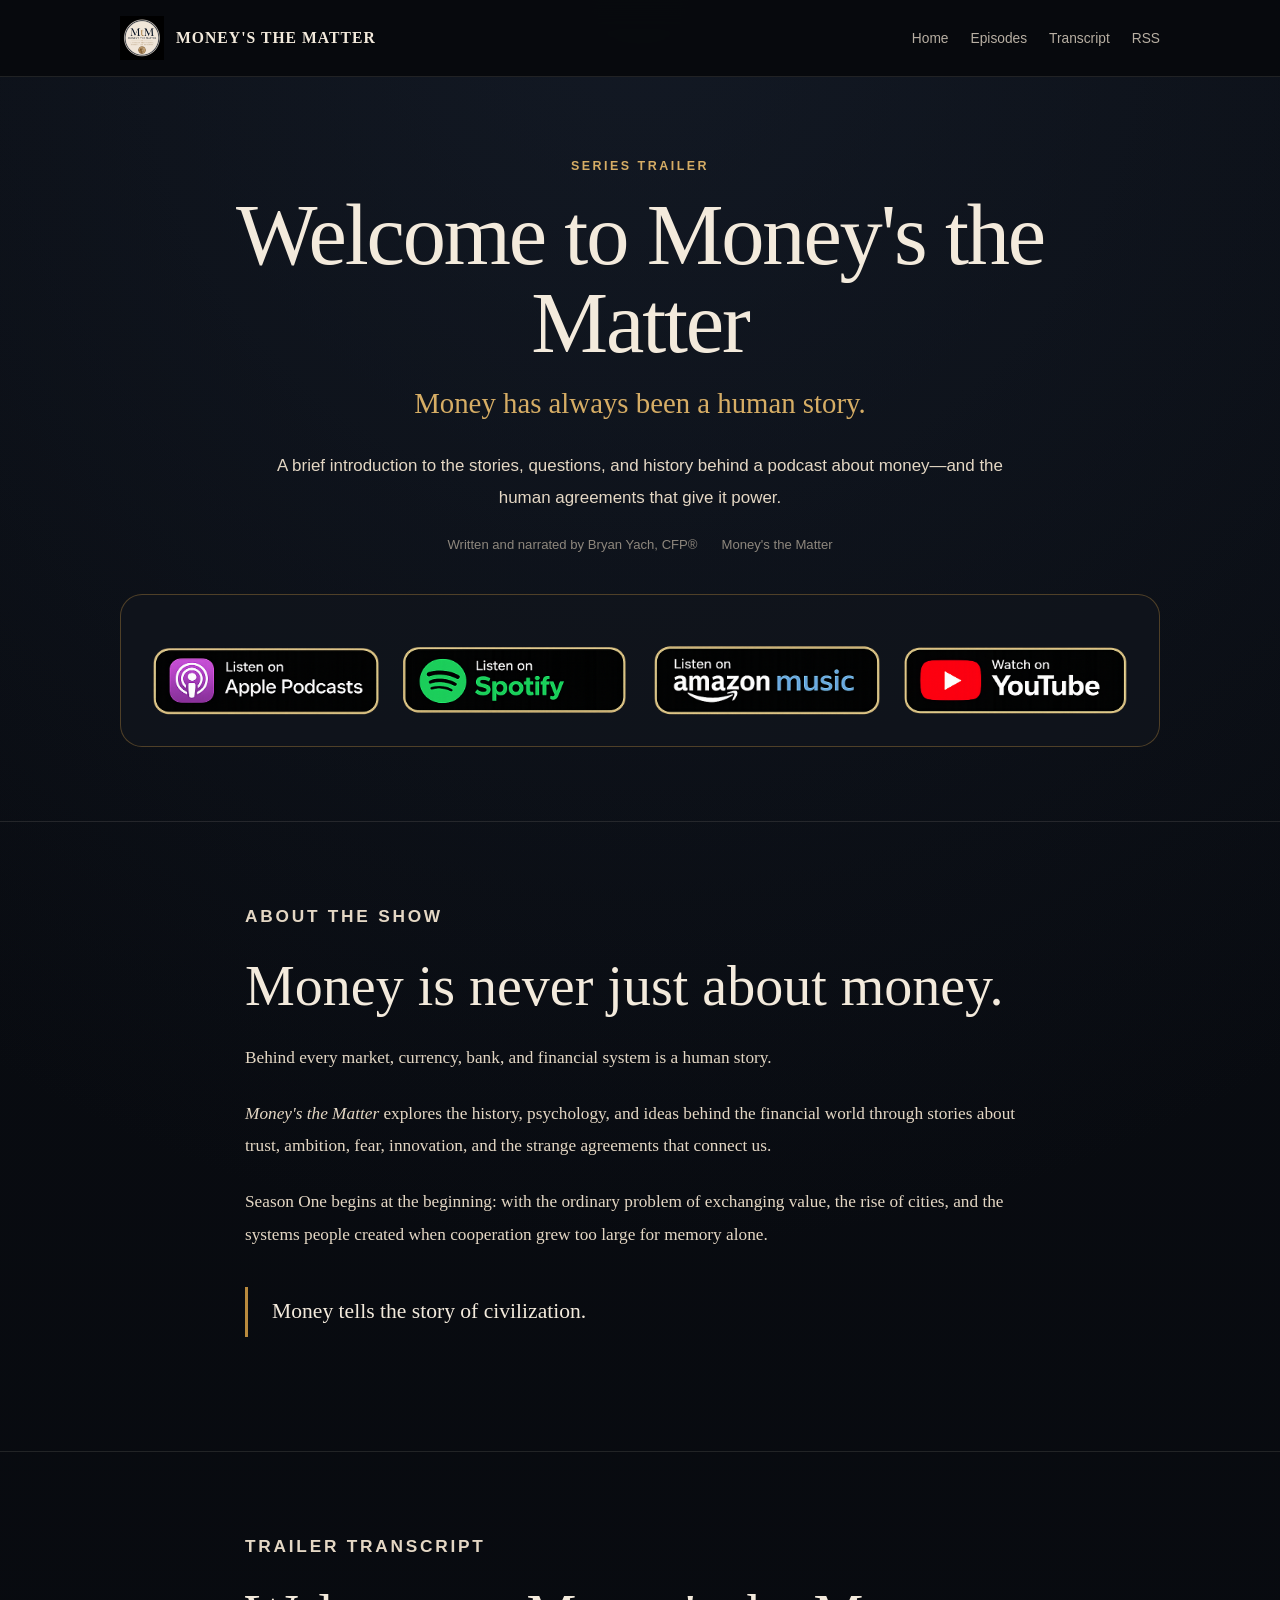
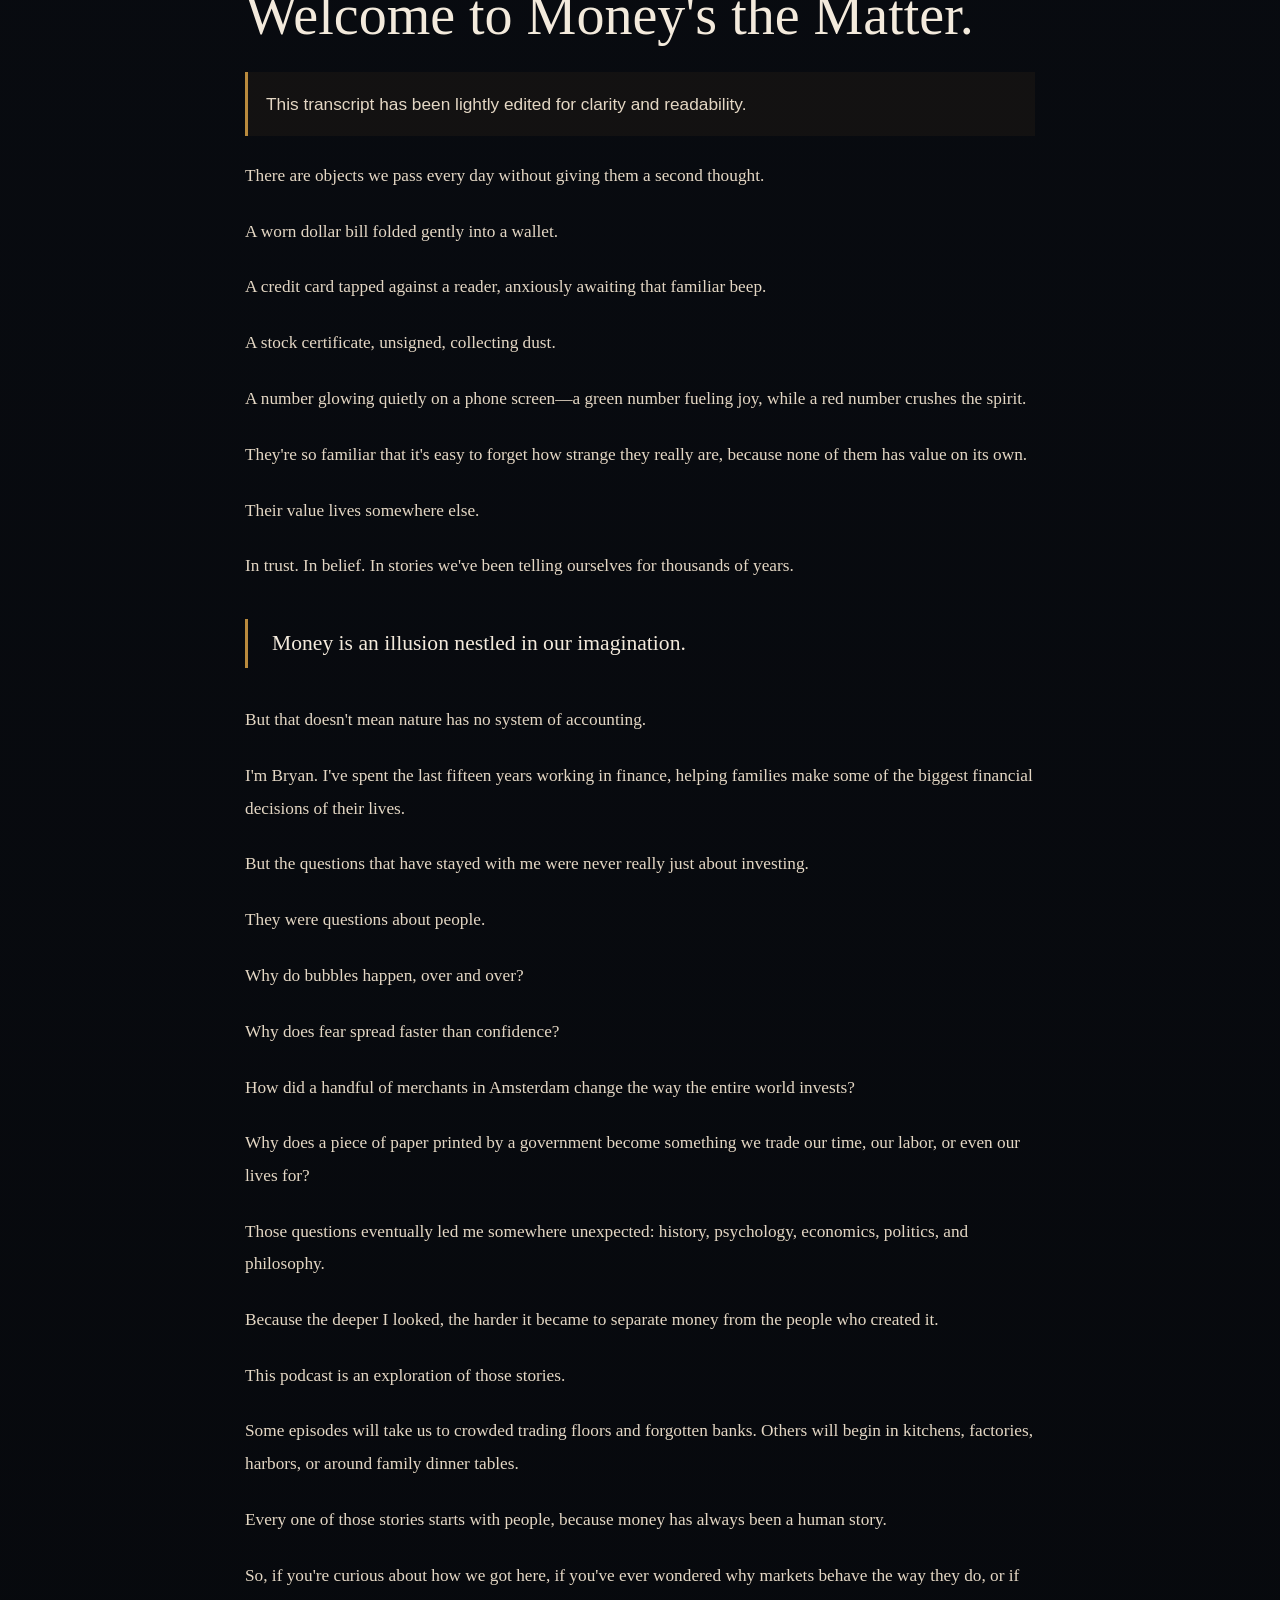
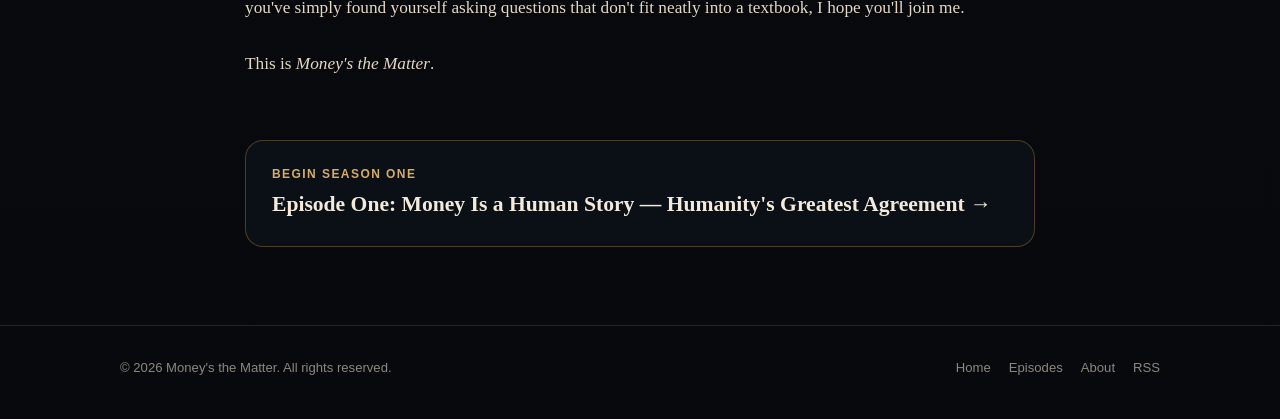
<file: episodes/trailer/index.html>
<!DOCTYPE html>
<html lang="en">

<head>

  <!-- =====================================================
       GOOGLE ANALYTICS
  ====================================================== -->

  <script
    async
    src="https://www.googletagmanager.com/gtag/js?id=G-CKSZ8CZTVV">
  </script>

  <script>
    window.dataLayer = window.dataLayer || [];

    function gtag() {
      dataLayer.push(arguments);
    }

    gtag('js', new Date());

    gtag('config', 'G-CKSZ8CZTVV');
  </script>


  <!-- =====================================================
       BASIC META
  ====================================================== -->

  <meta charset="UTF-8">

  <meta
    name="viewport"
    content="width=device-width, initial-scale=1.0"
  >

  <title>
    Money's the Matter Podcast Trailer | Money, History & Human Behavior
  </title>

  <meta
    name="description"
    content="Meet Money's the Matter, a narrative podcast about financial history, economics, the psychology of money, markets, and the human stories behind how money works."
  >

  <link
    rel="canonical"
    href="https://moneysthematter.com/episodes/trailer/"
  >


  <!-- =====================================================
       OPEN GRAPH
  ====================================================== -->

  <meta
    property="og:title"
    content="Money's the Matter Podcast Trailer | Money, History & Human Behavior"
  >

  <meta
    property="og:description"
    content="Meet Money's the Matter, a narrative podcast exploring financial history, economics, psychology, markets, and the human behavior behind money."
  >

  <meta
    property="og:type"
    content="article"
  >

  <meta
    property="og:url"
    content="https://moneysthematter.com/episodes/trailer/"
  >

  <meta
    property="og:image"
    content="https://moneysthematter.com/images/logo/mtm-logo.png"
  >


  

  <meta
    property="og:site_name"
    content="Money's the Matter"
  >

  <meta
    property="article:author"
    content="Bryan Yach"
  >

<!-- =====================================================
       FAVICONS
  ====================================================== -->

  <link
    rel="icon"
    href="/favicon.ico"
    sizes="any"
  >

  <link
    rel="icon"
    type="image/png"
    sizes="32x32"
    href="/favicon-32x32.png"
  >

  <link
    rel="icon"
    type="image/png"
    sizes="16x16"
    href="/favicon-16x16.png"
  >

  <link
    rel="apple-touch-icon"
    sizes="180x180"
    href="/apple-touch-icon.png"
  >

  <link
    rel="manifest"
    href="/site.webmanifest"
  >

  <meta
    name="theme-color"
    content="#07090d"
  >


  <!-- =====================================================
       RSS
  ====================================================== -->

  <link
    rel="alternate"
    type="application/rss+xml"
    title="Money's the Matter RSS Feed"
    href="https://feeds.buzzsprout.com/2633998.rss"
  >


  <!-- =====================================================
       PODCAST STRUCTURED DATA
  ====================================================== -->

  <script type="application/ld+json">
  {
    "@context": "https://schema.org",
    "@graph": [
      {
        "@type": "PodcastEpisode",
        "@id": "https://moneysthematter.com/episodes/trailer/#episode",
        "name": "Welcome to Money's the Matter",
        "headline": "Welcome to Money's the Matter",
        "description": "Meet Money's the Matter, a narrative podcast about financial history, economics, the psychology of money, markets, and the human stories behind how money works.",
        "url": "https://moneysthematter.com/episodes/trailer/",
        "image": "https://moneysthematter.com/images/logo/mtm-logo.png",
        "inLanguage": "en-US",
        "author": {
          "@type": "Person",
          "@id": "https://moneysthematter.com/#bryan-yach",
          "name": "Bryan Yach",
          "honorificSuffix": "CFP®",
          "jobTitle": "Financial Planner and Podcast Host"
        },
        "partOfSeries": {
          "@type": "PodcastSeries",
          "@id": "https://moneysthematter.com/#podcast",
          "name": "Money's the Matter",
          "url": "https://moneysthematter.com/"
        },
        "mainEntityOfPage": {
          "@id": "https://moneysthematter.com/episodes/trailer/#webpage"
        }
      },
      {
        "@type": "WebPage",
        "@id": "https://moneysthematter.com/episodes/trailer/#webpage",
        "url": "https://moneysthematter.com/episodes/trailer/",
        "name": "Money's the Matter Podcast Trailer | Money, History & Human Behavior",
        "description": "Meet Money's the Matter, a narrative podcast about financial history, economics, the psychology of money, markets, and the human stories behind how money works.",
        "isPartOf": {
          "@id": "https://moneysthematter.com/#website"
        },
        "about": {
          "@id": "https://moneysthematter.com/episodes/trailer/#episode"
        },
        "breadcrumb": {
          "@id": "https://moneysthematter.com/episodes/trailer/#breadcrumb"
        },
        "inLanguage": "en-US"
      },
      {
        "@type": "BreadcrumbList",
        "@id": "https://moneysthematter.com/episodes/trailer/#breadcrumb",
        "itemListElement": [
          {
            "@type": "ListItem",
            "position": 1,
            "name": "Money's the Matter",
            "item": "https://moneysthematter.com/"
          },
          {
            "@type": "ListItem",
            "position": 2,
            "name": "Episodes",
            "item": "https://moneysthematter.com/episodes/"
          },
          {
            "@type": "ListItem",
            "position": 3,
            "name": "Podcast Trailer",
            "item": "https://moneysthematter.com/episodes/trailer/"
          }
        ]
      }
    ]
  }
  </script>


  <!-- =====================================================
       CSS
  ====================================================== -->

  <style>

    :root {

      --background: #07090d;

      --background-soft: #0b0f16;

      --panel:
        rgba(17, 21, 29, 0.78);

      --cream: #f3eadc;

      --cream-soft: #e4d7c4;

      --muted: #b8afa3;

      --muted-dark: #8e877d;

      --gold: #b98a3d;

      --gold-light: #d6ad65;

      --border:
        rgba(185, 138, 61, 0.38);

      --border-soft:
        rgba(243, 234, 220, 0.11);

      --sans:
        Arial,
        Helvetica,
        sans-serif;

      --serif:
        Georgia,
        "Times New Roman",
        serif;
    }


    * {
      box-sizing: border-box;
    }


    html {
      scroll-behavior: smooth;
    }


    body {

      margin: 0;

      color: var(--cream);

      background:

        radial-gradient(
          circle at 50% 0%,
          rgba(32, 43, 61, 0.42),
          transparent 34%
        ),

        linear-gradient(
          180deg,
          #090c12 0%,
          var(--background) 100%
        );

      font-family: var(--serif);
    }


    a {
      color: inherit;
    }


    img {
      max-width: 100%;
    }


    .shell {

      width:
        min(
          1040px,
          calc(100% - 36px)
        );

      margin: 0 auto;
    }



    /* =====================================================
       HEADER
    ====================================================== */

    .site-header {

      position: sticky;

      top: 0;

      z-index: 20;

      border-bottom:
        1px solid var(--border-soft);

      background:
        rgba(7, 9, 13, 0.92);

      backdrop-filter:
        blur(14px);
    }


    .nav {

      min-height: 76px;

      display: flex;

      align-items: center;

      justify-content: space-between;

      gap: 24px;
    }


    .brand {

      display: inline-flex;

      align-items: center;

      gap: 12px;

      text-decoration: none;
    }


    .brand img {

      width: 44px;

      height: 44px;

      object-fit: contain;

      flex-shrink: 0;
    }


    .brand span {

      color: var(--cream);

      font-size: 0.98rem;

      font-weight: 600;

      letter-spacing: 0.065em;

      text-transform: uppercase;
    }


    .nav-links {

      display: flex;

      gap: 22px;

      font-family: var(--sans);

      font-size: 0.86rem;
    }


    .nav-links a {

      color: var(--muted);

      text-decoration: none;

      transition:
        color 150ms ease;
    }


    .nav-links a:hover {

      color: var(--cream);
    }



    /* =====================================================
       HERO
    ====================================================== */

    .hero {

      padding:
        82px 0 74px;

      text-align: center;
    }


    .episode-label {

      margin:
        0 0 18px;

      color: var(--gold-light);

      font-family: var(--sans);

      font-size: 0.78rem;

      font-weight: 700;

      letter-spacing: 0.2em;

      text-transform: uppercase;
    }


    h1 {

      max-width: 920px;

      margin: 0 auto;

      font-size:
        clamp(
          2.7rem,
          7vw,
          5.4rem
        );

      font-weight: 500;

      letter-spacing:
        -0.025em;

      line-height: 1.02;
    }


    .subtitle {

      margin:
        20px 0 0;

      color: var(--gold-light);

      font-size:
        clamp(
          1.25rem,
          2.8vw,
          1.8rem
        );
    }


    .dek {

      max-width: 760px;

      margin:
        30px auto 0;

      color: var(--cream-soft);

      font-family: var(--sans);

      font-size: 1.06rem;

      line-height: 1.85;
    }


    .episode-meta {

      margin-top: 24px;

      display: flex;

      justify-content: center;

      flex-wrap: wrap;

      gap: 10px 24px;

      color: var(--muted-dark);

      font-family: var(--sans);

      font-size: 0.82rem;
    }



    /* =====================================================
       PLAYER CARD
    ====================================================== */

    .player-card {

      margin-top: 42px;

      padding: 26px;

      border:
        1px solid var(--border);

      border-radius: 22px;

      background: var(--panel);
    }


    .episode-player {

      width: 100%;

      overflow: hidden;

      border-radius: 15px;
    }


    .episode-player iframe {

      display: block;

      width: 100%;

      max-width: 100%;

      border: 0;
    }


    .player-placeholder {

      padding: 30px 24px;

      border:
        1px dashed var(--border);

      border-radius: 15px;

      color: var(--muted);

      font-family: var(--sans);

      line-height: 1.65;
    }



    /* =====================================================
       PODCAST PLATFORM BUTTONS
    ====================================================== */

    .platform-grid {

      display: grid;

      grid-template-columns:
        repeat(4, minmax(0, 1fr));

      gap: 16px;

      margin-top: 20px;

      align-items: center;
    }


    /*
      Each PNG already contains:
      - border
      - service logo
      - Listen on / Watch on
      - platform name

      The anchor itself has no extra visual treatment.
    */

    .platform-image-link {

      display: flex;

      align-items: center;

      justify-content: center;

      width: 100%;

      padding: 0;

      margin: 0;

      border: 0;

      background: transparent;

      text-decoration: none;

      overflow: visible;

      transition:
        transform 160ms ease,
        filter 160ms ease;
    }


    .platform-image-link:hover {

      transform:
        translateY(-3px);

      filter:
        brightness(1.08);
    }


    .platform-image-link img {

      display: block;

      width: 100%;

      height: auto;

      max-width: 100%;

      object-fit: contain;
    }



    /* =====================================================
       CONTENT
    ====================================================== */

    .section {

      padding:
        78px 0;

      border-top:
        1px solid var(--border-soft);
    }


    .episode-content {

      max-width: 790px;

      margin: 0 auto;
    }


    .section-kicker {

      margin:
        0 0 12px;

      color: var(--gold-light);

      font-family: var(--sans);

      font-size: 0.75rem;

      font-weight: 700;

      letter-spacing: 0.16em;

      text-transform: uppercase;
    }


    .section h2 {

      margin:
        0 0 26px;

      font-size:
        clamp(
          2rem,
          4.5vw,
          3.5rem
        );

      font-weight: 500;

      line-height: 1.08;
    }


    .summary {

      max-width: 780px;

      color: var(--cream-soft);

      font-size: 1.27rem;

      line-height: 1.65;
    }


    .episode-content p {

      margin:
        0 0 1.35em;

      color: var(--cream-soft);

      font-size: 1.08rem;

      line-height: 1.88;
    }


    .episode-content blockquote {

      margin:
        36px 0;

      padding:
        8px 0 8px 24px;

      border-left:
        3px solid var(--gold);

      color: var(--cream);

      font-size: 1.35rem;

      line-height: 1.55;
    }


    .transcript-note {

      margin-bottom: 30px;

      padding:
        16px 18px;

      border-left:
        3px solid var(--gold);

      background:
        rgba(185, 138, 61, 0.06);

      color: var(--muted);

      font-family: var(--sans);

      font-size: 0.88rem;

      line-height: 1.6;
    }



    /* =====================================================
       NEXT EPISODE
    ====================================================== */

    .episode-navigation {

      margin-top: 60px;
    }


    .episode-navigation a {

      display: block;

      padding: 26px;

      border:
        1px solid var(--border);

      border-radius: 18px;

      background:
        var(--background-soft);

      text-decoration: none;

      transition:
        transform 160ms ease,
        border-color 160ms ease,
        background 160ms ease;
    }


    .episode-navigation a:hover {

      transform:
        translateY(-2px);

      border-color:
        var(--gold-light);

      background:
        rgba(185, 138, 61, 0.07);
    }


    .episode-navigation span {

      display: block;

      margin-bottom: 8px;

      color: var(--gold-light);

      font-family: var(--sans);

      font-size: 0.75rem;

      font-weight: 700;

      letter-spacing: 0.12em;

      text-transform: uppercase;
    }


    .episode-navigation strong {

      display: block;

      font-size: 1.35rem;

      line-height: 1.4;
    }



    /* =====================================================
       FOOTER
    ====================================================== */

    footer {

      padding:
        34px 0 44px;

      border-top:
        1px solid var(--border-soft);

      color: var(--muted-dark);

      font-family: var(--sans);

      font-size: 0.82rem;
    }


    .footer-row {

      display: flex;

      justify-content:
        space-between;

      gap: 18px;

      flex-wrap: wrap;
    }


    .footer-links {

      display: flex;

      flex-wrap: wrap;

      gap: 18px;
    }


    .footer-row a {

      text-decoration: none;
    }



    /* =====================================================
       MOBILE
    ====================================================== */

    @media
    (max-width: 780px) {

      .nav-links {
        display: none;
      }


      .platform-grid {

        grid-template-columns:
          repeat(
            2,
            minmax(0, 1fr)
          );
      }

    }


    @media
    (max-width: 520px) {

      .shell {

        width:
          min(
            100% - 24px,
            1040px
          );
      }


      .hero {

        padding:
          54px 0 58px;
      }


      .platform-grid {

        grid-template-columns:
          1fr;
      }


      .player-card {

        padding: 16px;
      }


      .brand span {

        font-size: 0.86rem;
      }

    }

  </style>

</head>



<body>


  <!-- =====================================================
       HEADER
  ====================================================== -->

  <header class="site-header">

    <div class="shell nav">


      <a
        class="brand"
        href="/"
        aria-label="Money's the Matter home"
      >

        <img
          src="/images/logo/mtm-logo.png"
          alt="Money's the Matter"
        >

        <span>
          Money's the Matter
        </span>

      </a>


      <nav
        class="nav-links"
        aria-label="Primary navigation"
      >

        <a href="/">
          Home
        </a>

        <a href="/episodes/">
          Episodes
        </a>

        <a href="#transcript">
          Transcript
        </a>

        <a
          href="https://feeds.buzzsprout.com/2633998.rss"
          target="_blank"
          rel="noopener noreferrer"
        >
          RSS
        </a>

      </nav>


    </div>

  </header>



  <main>


    <!-- =====================================================
         HERO
    ====================================================== -->

    <section class="hero">

      <div class="shell">


        <p class="episode-label">
          Series Trailer
        </p>


        <h1>
          Welcome to Money's the Matter
        </h1>


        <p class="subtitle">
          Money has always been a human story.
        </p>


        <p class="dek">

          A brief introduction to the stories,
          questions, and history behind a podcast
          about money—and the human agreements
          that give it power.

        </p>


        <div class="episode-meta">

          <span>
            Written and narrated by Bryan Yach, CFP®
          </span>

          <span>
            Money's the Matter
          </span>

        </div>



        <!-- =================================================
             PLAYER + PODCAST APPS
        ================================================== -->

        <div class="player-card">


          <div class="episode-player">





            <div id="buzzsprout-player-19598862"></div>

<script
  src="https://www.buzzsprout.com/2633998/episodes/19598862-welcome-to-money-s-the-matter-the-history-of-money-season-1.js?container_id=buzzsprout-player-19598862&player=small"
  type="text/javascript"
  charset="utf-8">
</script>


          </div>



          <div
            class="platform-grid"
            aria-label="Listen to Money's the Matter"
          >


            <!-- APPLE PODCASTS -->

            <a
              class="platform-image-link"
              href="https://podcasts.apple.com/podcast/id6797090925"
              target="_blank"
              rel="noopener noreferrer"
              aria-label="Listen on Apple Podcasts"
            >

              <img
                src="/assets/badges/applelink.png"
                alt="Listen on Apple Podcasts"
              >

            </a>



            <!-- SPOTIFY -->

            <a
              class="platform-image-link"
              href="https://open.spotify.com/show/033ZMVAOk3TJEkOdaIOEJC"
              target="_blank"
              rel="noopener noreferrer"
              aria-label="Listen on Spotify"
            >

              <img
                src="/assets/badges/spotifylink.png"
                alt="Listen on Spotify"
              >

            </a>



            <!-- AMAZON MUSIC -->

            <a
              class="platform-image-link"
              href="https://music.amazon.com/podcasts/750e1dbd-d1ed-47b5-9a2e-bfb49ba24e11"
              target="_blank"
              rel="noopener noreferrer"
              aria-label="Listen on Amazon Music"
            >

              <img
                src="/assets/badges/amazonlink.png"
                alt="Listen on Amazon Music"
              >

            </a>



            <!-- YOUTUBE -->

            <a
              class="platform-image-link"
              href="https://youtube.com/@moneysthematter"
              target="_blank"
              rel="noopener noreferrer"
              aria-label="Watch Money's the Matter on YouTube"
            >

              <img
                src="/assets/badges/youtubelink.png"
                alt="Watch on YouTube"
              >

            </a>


          </div>


        </div>


      </div>

    </section>



    <!-- =====================================================
         ABOUT THE SHOW
    ====================================================== -->

    <section
      class="section"
      id="about"
    >

      <div class="shell episode-content">


        <p class="section-kicker">
          About the show
        </p>


        <h2>
          Money is never just about money.
        </h2>


        <p class="summary">

          Behind every market, currency, bank,
          and financial system is a human story.

        </p>


        <p>

          <em>Money's the Matter</em> explores the
          history, psychology, and ideas behind the
          financial world through stories about trust,
          ambition, fear, innovation, and the strange
          agreements that connect us.

        </p>


        <p>

          Season One begins at the beginning:

          with the ordinary problem of exchanging
          value, the rise of cities, and the systems
          people created when cooperation grew too
          large for memory alone.

        </p>


        <blockquote>

          Money tells the story of civilization.

        </blockquote>


      </div>

    </section>



    <!-- =====================================================
         TRAILER TRANSCRIPT
    ====================================================== -->

    <section
      class="section"
      id="transcript"
    >

      <div class="shell episode-content">


        <p class="section-kicker">
          Trailer transcript
        </p>


        <h2>
          Welcome to Money's the Matter.
        </h2>


        <p class="transcript-note">

          This transcript has been lightly edited
          for clarity and readability.

        </p>


        <p>

          There are objects we pass every day
          without giving them a second thought.

        </p>


        <p>

          A worn dollar bill folded gently into
          a wallet.

        </p>


        <p>

          A credit card tapped against a reader,
          anxiously awaiting that familiar beep.

        </p>


        <p>

          A stock certificate, unsigned,
          collecting dust.

        </p>


        <p>

          A number glowing quietly on a phone
          screen—a green number fueling joy,
          while a red number crushes the spirit.

        </p>


        <p>

          They're so familiar that it's easy to
          forget how strange they really are,
          because none of them has value on its own.

        </p>


        <p>

          Their value lives somewhere else.

        </p>


        <p>

          In trust.

          In belief.

          In stories we've been telling ourselves
          for thousands of years.

        </p>


        <blockquote>

          Money is an illusion nestled
          in our imagination.

        </blockquote>


        <p>

          But that doesn't mean nature has no
          system of accounting.

        </p>


        <p>

          I'm Bryan.

          I've spent the last fifteen years working
          in finance, helping families make some of
          the biggest financial decisions of their lives.

        </p>


        <p>

          But the questions that have stayed with me
          were never really just about investing.

        </p>


        <p>

          They were questions about people.

        </p>


        <p>

          Why do bubbles happen, over and over?

        </p>


        <p>

          Why does fear spread faster than confidence?

        </p>


        <p>

          How did a handful of merchants in Amsterdam
          change the way the entire world invests?

        </p>


        <p>

          Why does a piece of paper printed by a
          government become something we trade our time,
          our labor, or even our lives for?

        </p>


        <p>

          Those questions eventually led me somewhere
          unexpected:

          history, psychology, economics,
          politics, and philosophy.

        </p>


        <p>

          Because the deeper I looked, the harder it
          became to separate money from the people
          who created it.

        </p>


        <p>

          This podcast is an exploration
          of those stories.

        </p>


        <p>

          Some episodes will take us to crowded
          trading floors and forgotten banks.

          Others will begin in kitchens, factories,
          harbors, or around family dinner tables.

        </p>


        <p>

          Every one of those stories starts with
          people, because money has always been
          a human story.

        </p>


        <p>

          So, if you're curious about how we got here,
          if you've ever wondered why markets behave
          the way they do, or if you've simply found
          yourself asking questions that don't fit
          neatly into a textbook, I hope you'll join me.

        </p>


        <p>

          This is <em>Money's the Matter</em>.

        </p>



        <!-- =================================================
             BEGIN SEASON ONE
        ================================================== -->

        <nav
          class="episode-navigation"
          id="next"
          aria-label="Continue to Episode One"
        >

          <a
            href="/episodes/humanitys-greatest-agreement/"
          >

            <span>
              Begin Season One
            </span>

            <strong>
              Episode One: Money Is a Human Story — Humanity's Greatest Agreement →
            </strong>

          </a>

        </nav>


      </div>

    </section>


  </main>



  <!-- =====================================================
       FOOTER
  ====================================================== -->

  <footer>

    <div class="shell footer-row">


      <span>
        © 2026 Money's the Matter.
        All rights reserved.
      </span>


      <div class="footer-links">

        <a href="/">
          Home
        </a>

        <a href="/episodes/">
          Episodes
        </a>

        <a href="/#about">
          About
        </a>

        <a
          href="https://feeds.buzzsprout.com/2633998.rss"
          target="_blank"
          rel="noopener noreferrer"
        >
          RSS
        </a>

      </div>


    </div>

  </footer>


</body>

</html>
</file>
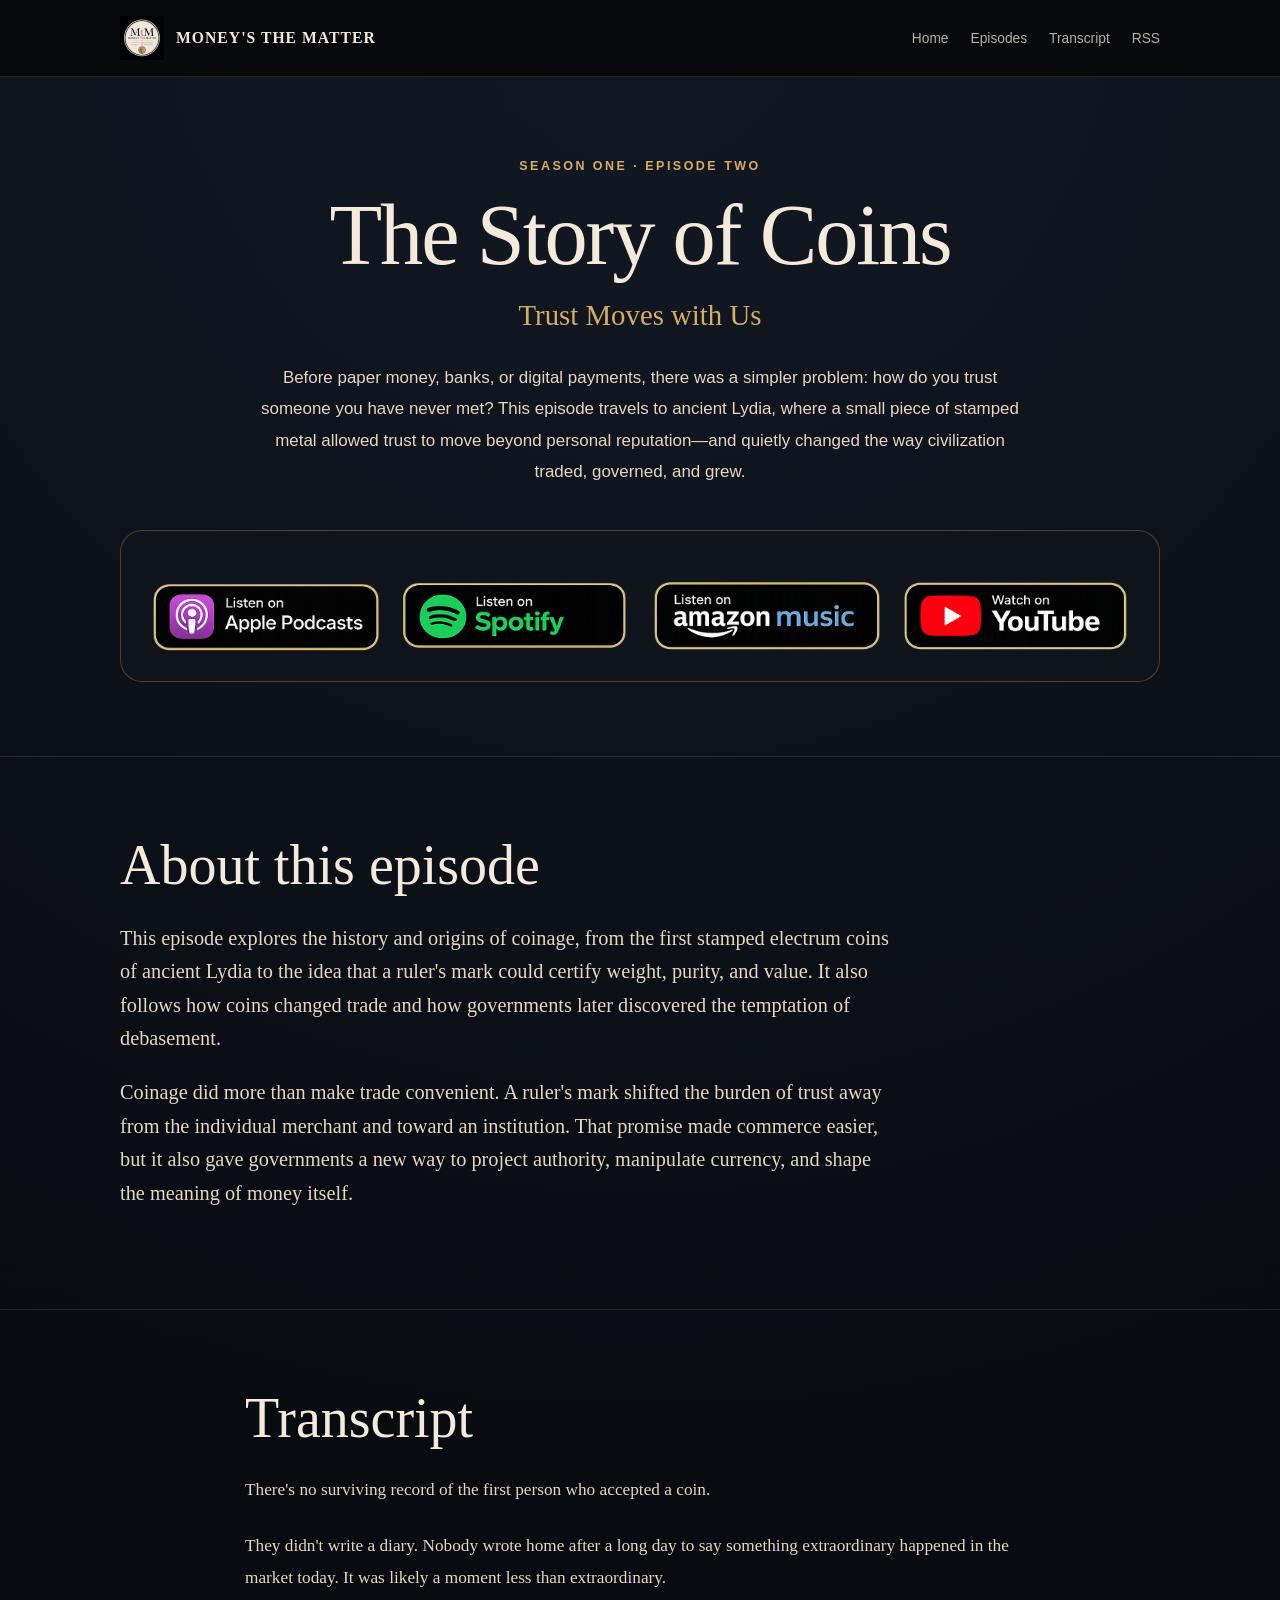
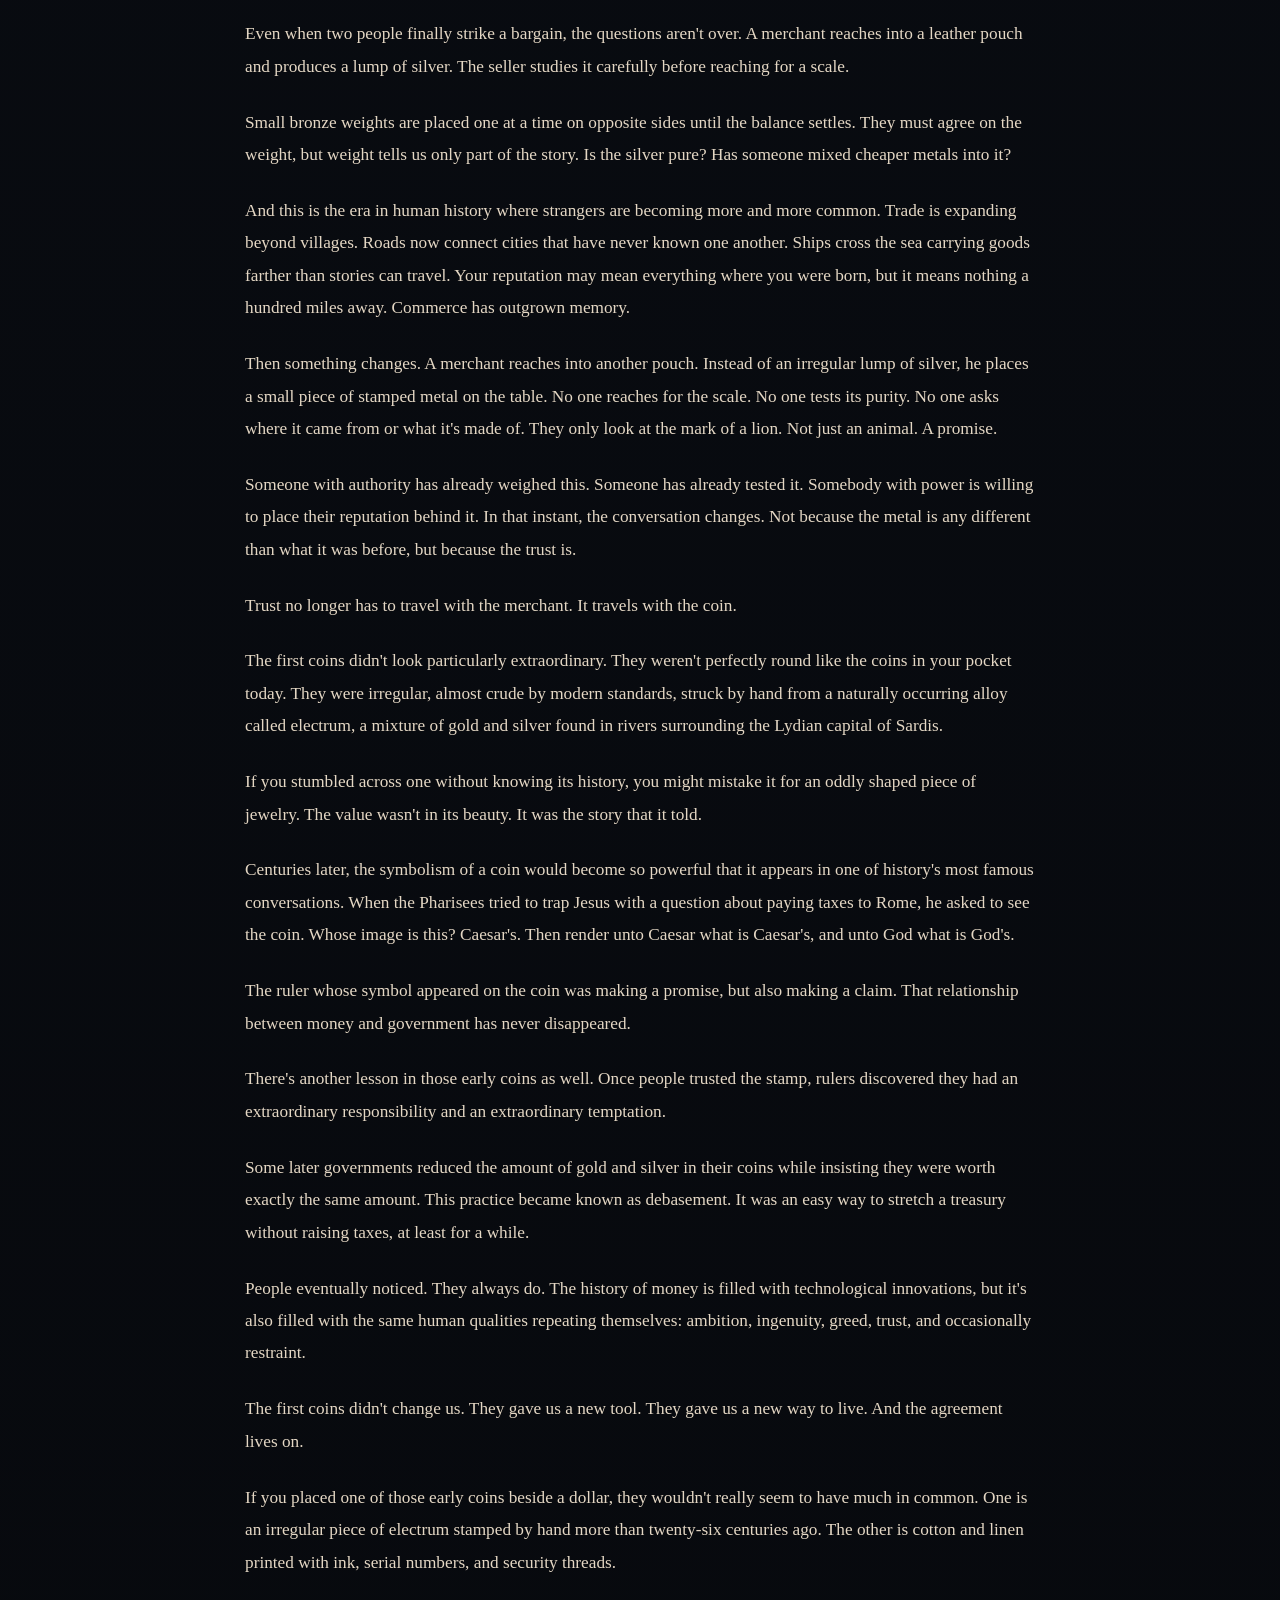
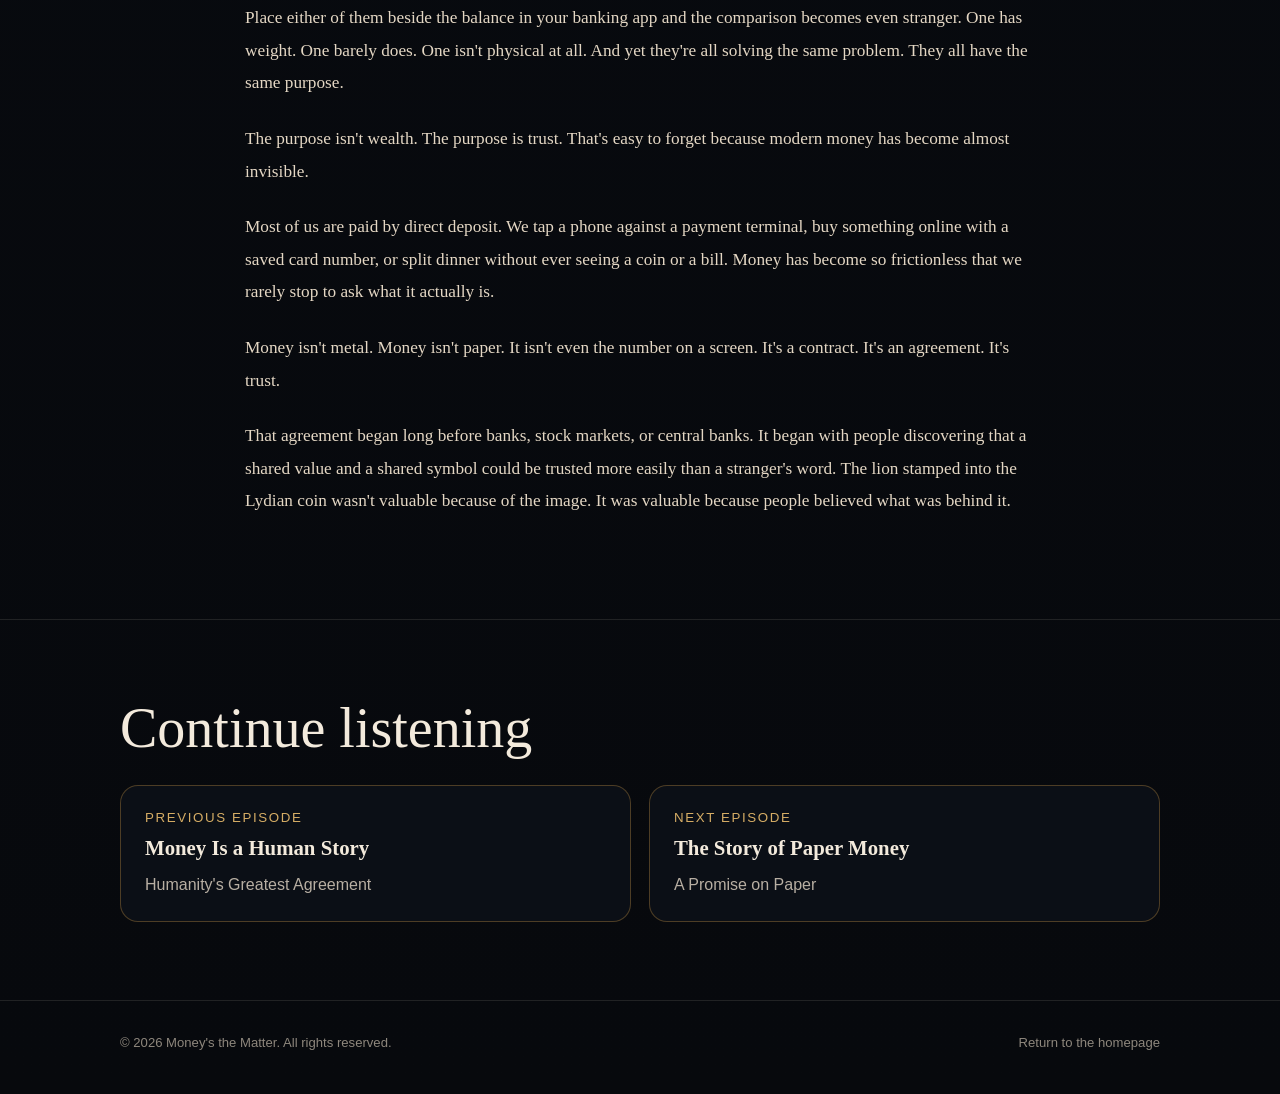
<file: episodes/trust-moves-with-us/index.html>
<!DOCTYPE html>
<html lang="en">

<head>

  <!-- =====================================================
       GOOGLE ANALYTICS
  ====================================================== -->

  <script
    async
    src="https://www.googletagmanager.com/gtag/js?id=G-CKSZ8CZTVV">
  </script>

  <script>
    window.dataLayer = window.dataLayer || [];

    function gtag() {
      dataLayer.push(arguments);
    }

    gtag('js', new Date());

    gtag('config', 'G-CKSZ8CZTVV');
  </script>


  <!-- =====================================================
       BASIC META
  ====================================================== -->

  <meta charset="UTF-8">

  <meta
    name="viewport"
    content="width=device-width, initial-scale=1.0"
  >

  <title>
    Who Invented Coins? The First Coins & Ancient Lydia | Money's the Matter
  </title>

  <meta
    name="description"
    content="Who invented coins? Explore the first coins of ancient Lydia, electrum currency, royal stamps, trust in money, and how coinage transformed trade and government."
  >

  <link
    rel="canonical"
    href="https://moneysthematter.com/episodes/trust-moves-with-us/"
  >


  <!-- =====================================================
       OPEN GRAPH
  ====================================================== -->

  <meta
    property="og:title"
    content="Who Invented Coins? The First Coins & Ancient Lydia"
  >

  <meta
    property="og:description"
    content="Travel to ancient Lydia to explore the first stamped coins, electrum currency, royal authority, trust, trade, and the origins of coin debasement."
  >

  <meta
    property="og:type"
    content="article"
  >

  <meta
    property="og:url"
    content="https://moneysthematter.com/episodes/trust-moves-with-us/"
  >

  <meta
    property="og:image"
    content="https://moneysthematter.com/images/logo/mtm-logo.png"
  >


  

  <meta
    property="og:site_name"
    content="Money's the Matter"
  >

  <meta
    property="article:author"
    content="Bryan Yach"
  >

<!-- =====================================================
       FAVICONS
  ====================================================== -->

  <link
    rel="icon"
    type="image/png"
    sizes="32x32"
    href="/favicon-32x32.png"
  >

  <link
    rel="icon"
    type="image/png"
    sizes="16x16"
    href="/favicon-16x16.png"
  >

  <link
    rel="apple-touch-icon"
    href="/apple-touch-icon.png"
  >


  <!-- =====================================================
       RSS
  ====================================================== -->

  <link
    rel="alternate"
    type="application/rss+xml"
    title="Money's the Matter RSS Feed"
    href="https://feeds.buzzsprout.com/2633998.rss"
  >


  <!-- =====================================================
       PODCAST STRUCTURED DATA
  ====================================================== -->

  <script type="application/ld+json">
  {
    "@context": "https://schema.org",
    "@graph": [
      {
        "@type": "PodcastEpisode",
        "@id": "https://moneysthematter.com/episodes/trust-moves-with-us/#episode",
        "name": "The Story of Coins — Trust Moves with Us",
        "headline": "Who Invented Coins? The First Coins and Ancient Lydia",
        "episodeNumber": 2,
        "description": "Who invented coins? Explore the first coins of ancient Lydia, electrum currency, royal stamps, trust in money, and how coinage transformed trade and government.",
        "url": "https://moneysthematter.com/episodes/trust-moves-with-us/",
        "image": "https://moneysthematter.com/images/logo/mtm-logo.png",
        "inLanguage": "en-US",
        "keywords": [
          "history of coins",
          "first coins",
          "who invented coins",
          "ancient Lydia",
          "Lydian coins",
          "electrum coins",
          "coin debasement",
          "history of currency"
        ],
        "author": {
          "@type": "Person",
          "@id": "https://moneysthematter.com/#bryan-yach",
          "name": "Bryan Yach",
          "honorificSuffix": "CFP®",
          "jobTitle": "Financial Planner and Podcast Host"
        },
        "partOfSeries": {
          "@type": "PodcastSeries",
          "@id": "https://moneysthematter.com/#podcast",
          "name": "Money's the Matter",
          "url": "https://moneysthematter.com/"
        },
        "mainEntityOfPage": {
          "@id": "https://moneysthematter.com/episodes/trust-moves-with-us/#webpage"
        }
      },
      {
        "@type": "WebPage",
        "@id": "https://moneysthematter.com/episodes/trust-moves-with-us/#webpage",
        "url": "https://moneysthematter.com/episodes/trust-moves-with-us/",
        "name": "Who Invented Coins? The First Coins & Ancient Lydia | Money's the Matter",
        "description": "Who invented coins? Explore the first coins of ancient Lydia, electrum currency, royal stamps, trust in money, and how coinage transformed trade and government.",
        "isPartOf": {
          "@id": "https://moneysthematter.com/#website"
        },
        "about": {
          "@id": "https://moneysthematter.com/episodes/trust-moves-with-us/#episode"
        },
        "breadcrumb": {
          "@id": "https://moneysthematter.com/episodes/trust-moves-with-us/#breadcrumb"
        },
        "inLanguage": "en-US"
      },
      {
        "@type": "BreadcrumbList",
        "@id": "https://moneysthematter.com/episodes/trust-moves-with-us/#breadcrumb",
        "itemListElement": [
          {
            "@type": "ListItem",
            "position": 1,
            "name": "Money's the Matter",
            "item": "https://moneysthematter.com/"
          },
          {
            "@type": "ListItem",
            "position": 2,
            "name": "Episodes",
            "item": "https://moneysthematter.com/episodes/"
          },
          {
            "@type": "ListItem",
            "position": 3,
            "name": "Episode Two: The Story of Coins",
            "item": "https://moneysthematter.com/episodes/trust-moves-with-us/"
          }
        ]
      }
    ]
  }
  </script>


  <!-- =====================================================
       CSS
  ====================================================== -->

  <style>

    :root {

      --background: #07090d;

      --background-soft: #0b0f16;

      --panel:
        rgba(17, 21, 29, 0.78);

      --cream: #f3eadc;

      --cream-soft: #e4d7c4;

      --muted: #b8afa3;

      --muted-dark: #8e877d;

      --gold: #b98a3d;

      --gold-light: #d6ad65;

      --border:
        rgba(185, 138, 61, 0.38);

      --border-soft:
        rgba(243, 234, 220, 0.11);

      --sans:
        Arial,
        Helvetica,
        sans-serif;

      --serif:
        Georgia,
        "Times New Roman",
        serif;
    }


    * {
      box-sizing: border-box;
    }


    html {
      scroll-behavior: smooth;
    }


    body {

      margin: 0;

      color: var(--cream);

      background:

        radial-gradient(
          circle at 50% 0%,
          rgba(32, 43, 61, 0.42),
          transparent 34%
        ),

        linear-gradient(
          180deg,
          #090c12 0%,
          var(--background) 100%
        );

      font-family: var(--serif);
    }


    a {
      color: inherit;
    }


    img {
      max-width: 100%;
    }


    .shell {

      width:
        min(
          1040px,
          calc(100% - 36px)
        );

      margin: 0 auto;
    }



    /* =====================================================
       HEADER
    ====================================================== */

    .site-header {

      position: sticky;

      top: 0;

      z-index: 20;

      border-bottom:
        1px solid var(--border-soft);

      background:
        rgba(7, 9, 13, 0.92);

      backdrop-filter:
        blur(14px);
    }


    .nav {

      min-height: 76px;

      display: flex;

      align-items: center;

      justify-content: space-between;

      gap: 24px;
    }


    .brand {

      display: inline-flex;

      align-items: center;

      gap: 12px;

      text-decoration: none;
    }


    /*
      IMPORTANT:
      Root-relative path used below.

      If your actual full logo filename is different,
      change ONLY the src="" line in the HTML.
    */

    .brand img {

      width: 44px;

      height: 44px;

      object-fit: contain;

      flex-shrink: 0;
    }


    .brand span {

      color: var(--cream);

      font-size: 0.98rem;

      font-weight: 600;

      letter-spacing: 0.065em;

      text-transform: uppercase;
    }


    .nav-links {

      display: flex;

      gap: 22px;

      font-family: var(--sans);

      font-size: 0.86rem;
    }


    .nav-links a {

      color: var(--muted);

      text-decoration: none;

      transition:
        color 150ms ease;
    }


    .nav-links a:hover {

      color: var(--cream);
    }



    /* =====================================================
       HERO
    ====================================================== */

    .hero {

      padding:
        82px 0 74px;

      text-align: center;
    }


    .episode-label {

      margin:
        0 0 18px;

      color: var(--gold-light);

      font-family: var(--sans);

      font-size: 0.78rem;

      font-weight: 700;

      letter-spacing: 0.2em;

      text-transform: uppercase;
    }


    h1 {

      max-width: 900px;

      margin: 0 auto;

      font-size:
        clamp(
          2.7rem,
          7vw,
          5.4rem
        );

      font-weight: 500;

      letter-spacing:
        -0.025em;

      line-height: 1.02;
    }


    .subtitle {

      margin:
        20px 0 0;

      color: var(--gold-light);

      font-size:
        clamp(
          1.25rem,
          2.8vw,
          1.8rem
        );
    }


    .dek {

      max-width: 760px;

      margin:
        30px auto 0;

      color: var(--cream-soft);

      font-family: var(--sans);

      font-size: 1.06rem;

      line-height: 1.85;
    }



    /* =====================================================
       PLAYER CARD
    ====================================================== */

    .player-card {

      margin-top: 42px;

      padding: 26px;

      border:
        1px solid var(--border);

      border-radius: 22px;

      background: var(--panel);
    }


    .episode-player {

      width: 100%;

      overflow: hidden;

      border-radius: 15px;
    }


    .episode-player iframe {

      display: block;

      width: 100%;

      max-width: 100%;

      border: 0;
    }


    /*
      Temporary placeholder.

      Delete this DIV after inserting
      the Buzzsprout player.
    */

    .player-placeholder {

      padding: 30px 24px;

      border:
        1px dashed var(--border);

      border-radius: 15px;

      color: var(--muted);

      font-family: var(--sans);

      line-height: 1.65;
    }



    /* =====================================================
       PODCAST PLATFORM BUTTONS
    ====================================================== */

    .platform-grid {

      display: grid;

      grid-template-columns:
        repeat(4, minmax(0, 1fr));

      gap: 16px;

      margin-top: 20px;

      align-items: center;
    }


    /*
      Each image already contains:
      - border
      - service logo
      - Listen on / Watch on
      - platform name

      The anchor therefore has no extra visible
      border, background, or duplicate text.
    */

    .platform-image-link {

      display: flex;

      align-items: center;

      justify-content: center;

      width: 100%;

      padding: 0;

      margin: 0;

      border: 0;

      background: transparent;

      text-decoration: none;

      overflow: visible;

      transition:
        transform 160ms ease,
        filter 160ms ease;
    }


    .platform-image-link:hover {

      transform:
        translateY(-3px);

      filter:
        brightness(1.08);
    }


    .platform-image-link img {

      display: block;

      width: 100%;

      height: auto;

      max-width: 100%;

      object-fit: contain;
    }



    /* =====================================================
       CONTENT SECTIONS
    ====================================================== */

    .section {

      padding:
        78px 0;

      border-top:
        1px solid var(--border-soft);
    }


    .section h2 {

      margin:
        0 0 26px;

      font-size:
        clamp(
          2rem,
          4.5vw,
          3.5rem
        );

      font-weight: 500;

      line-height: 1.08;
    }


    .summary {

      max-width: 780px;

      color: var(--cream-soft);

      font-size: 1.27rem;

      line-height: 1.65;
    }



    /* =====================================================
       TRANSCRIPT
    ====================================================== */

    .transcript {

      max-width: 790px;

      margin: 0 auto;
    }


    .transcript p {

      margin:
        0 0 1.35em;

      color: var(--cream-soft);

      font-size: 1.08rem;

      line-height: 1.88;
    }


    .transcript-note {

      margin-bottom: 32px;

      padding:
        16px 18px;

      border-left:
        3px solid var(--gold);

      background:
        rgba(185, 138, 61, 0.06);

      color: var(--muted);

      font-family: var(--sans);

      font-size: 0.88rem;

      line-height: 1.6;
    }



    /* =====================================================
       CONTINUE LISTENING
    ====================================================== */

    .continue-grid {

      display: grid;

      grid-template-columns:
        repeat(
          2,
          minmax(0, 1fr)
        );

      gap: 18px;
    }


    .continue-card {

      padding: 24px;

      border:
        1px solid var(--border);

      border-radius: 18px;

      background:
        var(--background-soft);

      text-decoration: none;

      transition:
        border-color 160ms ease,
        transform 160ms ease;
    }


    .continue-card:hover {

      border-color:
        var(--gold-light);

      transform:
        translateY(-2px);
    }


    .continue-card small {

      display: block;

      margin-bottom: 9px;

      color: var(--gold-light);

      font-family: var(--sans);

      letter-spacing:
        0.12em;

      text-transform:
        uppercase;
    }


    .continue-card strong {

      display: block;

      font-size: 1.3rem;

      line-height: 1.35;
    }


    .continue-card p {

      margin:
        10px 0 0;

      color: var(--muted);

      font-family: var(--sans);

      line-height: 1.6;
    }



    /* =====================================================
       FOOTER
    ====================================================== */

    footer {

      padding:
        34px 0 44px;

      border-top:
        1px solid var(--border-soft);

      color: var(--muted-dark);

      font-family: var(--sans);

      font-size: 0.82rem;
    }


    .footer-row {

      display: flex;

      justify-content:
        space-between;

      gap: 18px;

      flex-wrap: wrap;
    }


    .footer-row a {

      text-decoration: none;
    }



    /* =====================================================
       MOBILE
    ====================================================== */

    @media
    (max-width: 780px) {

      .nav-links {
        display: none;
      }


      .platform-grid {

        grid-template-columns:
          repeat(
            2,
            minmax(0, 1fr)
          );
      }


      .continue-grid {

        grid-template-columns:
          1fr;
      }

    }


    @media
    (max-width: 520px) {

      .shell {

        width:
          min(
            100% - 24px,
            1040px
          );
      }


      .hero {

        padding:
          54px 0 58px;
      }


      .platform-grid {

        grid-template-columns:
          1fr;
      }


      .player-card {

        padding: 16px;
      }


      .brand span {

        font-size: 0.86rem;
      }

    }

  </style>

</head>



<body>


  <!-- =====================================================
       HEADER
  ====================================================== -->

  <header class="site-header">

    <div class="shell nav">


      <a
        class="brand"
        href="/"
      >

        <!--
          FULL MONEY'S THE MATTER LOGO

          IMPORTANT:
          If the actual filename in
          /images/logo/
          differs, change ONLY this src.
        -->

        <img
          src="/images/logo/mtm-logo.png"
          alt="Money's the Matter"
        >

        <span>
          Money's the Matter
        </span>

      </a>



      <nav
        class="nav-links"
        aria-label="Primary navigation"
      >

        <a href="/">
          Home
        </a>

        <a href="/episodes/">
          Episodes
        </a>

        <a href="#transcript">
          Transcript
        </a>

        <a
          href="https://feeds.buzzsprout.com/2633998.rss"
          target="_blank"
          rel="noopener noreferrer"
        >
          RSS
        </a>

      </nav>


    </div>

  </header>



  <main>


    <!-- =====================================================
         HERO
    ====================================================== -->

    <section class="hero">

      <div class="shell">


        <p class="episode-label">
          Season One · Episode Two
        </p>


        <h1>
          The Story of Coins
        </h1>


        <p class="subtitle">
          Trust Moves with Us
        </p>


        <p class="dek">

          Before paper money, banks, or digital payments,
          there was a simpler problem: how do you trust
          someone you have never met?

          This episode travels to ancient Lydia, where a
          small piece of stamped metal allowed trust to
          move beyond personal reputation—and quietly
          changed the way civilization traded, governed,
          and grew.

        </p>



        <!-- =================================================
             PLAYER + LISTENING DESTINATIONS
        ================================================== -->

        <div class="player-card">


          <!-- ===============================================
               BUZZSPROUT PLAYER
          ================================================ -->

          <div class="episode-player">





            <div id="buzzsprout-player-19610533"></div>

<script
  src="https://www.buzzsprout.com/2633998/episodes/19610533-the-story-of-coins-trust-moves-with-us.js?container_id=buzzsprout-player-19610533&player=small"
  type="text/javascript"
  charset="utf-8">
</script>

    


          </div>



          <!-- ===============================================
               PODCAST SERVICES
          ================================================ -->

          <div
            class="platform-grid"
            aria-label="Listen to Money's the Matter"
          >


            <!-- APPLE PODCASTS -->

            <a
              class="platform-image-link"
              href="https://podcasts.apple.com/podcast/id6797090925"
              target="_blank"
              rel="noopener noreferrer"
              aria-label="Listen on Apple Podcasts"
            >

              <img
                src="/assets/badges/applelink.png"
                alt="Listen on Apple Podcasts"
              >

            </a>



            <!-- SPOTIFY -->

            <a
              class="platform-image-link"
              href="https://open.spotify.com/show/033ZMVAOk3TJEkOdaIOEJC"
              target="_blank"
              rel="noopener noreferrer"
              aria-label="Listen on Spotify"
            >

              <img
                src="/assets/badges/spotifylink.png"
                alt="Listen on Spotify"
              >

            </a>



            <!-- AMAZON MUSIC -->

            <a
              class="platform-image-link"
              href="https://music.amazon.com/podcasts/750e1dbd-d1ed-47b5-9a2e-bfb49ba24e11"
              target="_blank"
              rel="noopener noreferrer"
              aria-label="Listen on Amazon Music"
            >

              <img
                src="/assets/badges/amazonlink.png"
                alt="Listen on Amazon Music"
              >

            </a>



            <!-- YOUTUBE -->

            <a
              class="platform-image-link"
              href="https://youtube.com/@moneysthematter"
              target="_blank"
              rel="noopener noreferrer"
              aria-label="Watch Money's the Matter on YouTube"
            >

              <img
                src="/assets/badges/youtubelink.png"
                alt="Watch on YouTube"
              >

            </a>


          </div>


        </div>


      </div>

    </section>



    <!-- =====================================================
         ABOUT THIS EPISODE
    ====================================================== -->

    <section class="section">

      <div class="shell">


        <h2>
          About this episode
        </h2>



        <p class="summary">
          This episode explores the history and origins of coinage,
          from the first stamped electrum coins of ancient Lydia to
          the idea that a ruler's mark could certify weight, purity,
          and value. It also follows how coins changed trade and how
          governments later discovered the temptation of debasement.
        </p>

        <p class="summary">

          Coinage did more than make trade convenient.

          A ruler's mark shifted the burden of trust
          away from the individual merchant and toward
          an institution.

          That promise made commerce easier, but it also
          gave governments a new way to project authority,
          manipulate currency, and shape the meaning of
          money itself.

        </p>


      </div>

    </section>



    <!-- =====================================================
         TRANSCRIPT
    ====================================================== -->

    <section
      class="section"
      id="transcript"
    >

      <div class="shell transcript">


        <h2>
          Transcript
        </h2>


        <p>

          There's no surviving record of the first
          person who accepted a coin.

        </p>


        <p>

          They didn't write a diary. Nobody wrote home
          after a long day to say something extraordinary
          happened in the market today. It was likely
          a moment less than extraordinary.

        </p>


        <p>

          Even when two people finally strike a bargain,
          the questions aren't over.

          A merchant reaches into a leather pouch and
          produces a lump of silver.

          The seller studies it carefully before
          reaching for a scale.

        </p>


        <p>

          Small bronze weights are placed one at a time
          on opposite sides until the balance settles.

          They must agree on the weight, but weight
          tells us only part of the story.

          Is the silver pure?

          Has someone mixed cheaper metals into it?

        </p>


        <p>

          And this is the era in human history where
          strangers are becoming more and more common.

          Trade is expanding beyond villages.

          Roads now connect cities that have never
          known one another.

          Ships cross the sea carrying goods farther
          than stories can travel.

          Your reputation may mean everything where
          you were born, but it means nothing a hundred
          miles away.

          Commerce has outgrown memory.

        </p>


        <p>

          Then something changes.

          A merchant reaches into another pouch.

          Instead of an irregular lump of silver,
          he places a small piece of stamped metal
          on the table.

          No one reaches for the scale.

          No one tests its purity.

          No one asks where it came from or what
          it's made of.

          They only look at the mark of a lion.

          Not just an animal.

          A promise.

        </p>


        <p>

          Someone with authority has already weighed
          this.

          Someone has already tested it.

          Somebody with power is willing to place
          their reputation behind it.

          In that instant, the conversation changes.

          Not because the metal is any different than
          what it was before, but because the trust is.

        </p>


        <p>

          Trust no longer has to travel with
          the merchant.

          It travels with the coin.

        </p>


        <p>

          The first coins didn't look particularly
          extraordinary.

          They weren't perfectly round like the coins
          in your pocket today.

          They were irregular, almost crude by modern
          standards, struck by hand from a naturally
          occurring alloy called electrum, a mixture
          of gold and silver found in rivers surrounding
          the Lydian capital of Sardis.

        </p>


        <p>

          If you stumbled across one without knowing
          its history, you might mistake it for an oddly
          shaped piece of jewelry.

          The value wasn't in its beauty.

          It was the story that it told.

        </p>


        <p>

          Centuries later, the symbolism of a coin
          would become so powerful that it appears in
          one of history's most famous conversations.

          When the Pharisees tried to trap Jesus with
          a question about paying taxes to Rome, he
          asked to see the coin.

          Whose image is this?

          Caesar's.

          Then render unto Caesar what is Caesar's,
          and unto God what is God's.

        </p>


        <p>

          The ruler whose symbol appeared on the coin
          was making a promise, but also making a claim.

          That relationship between money and government
          has never disappeared.

        </p>


        <p>

          There's another lesson in those early coins
          as well.

          Once people trusted the stamp, rulers
          discovered they had an extraordinary
          responsibility and an extraordinary temptation.

        </p>


        <p>

          Some later governments reduced the amount
          of gold and silver in their coins while
          insisting they were worth exactly the same
          amount.

          This practice became known as debasement.

          It was an easy way to stretch a treasury
          without raising taxes, at least for a while.

        </p>


        <p>

          People eventually noticed.

          They always do.

          The history of money is filled with
          technological innovations, but it's also
          filled with the same human qualities
          repeating themselves:

          ambition, ingenuity, greed, trust,
          and occasionally restraint.

        </p>


        <p>

          The first coins didn't change us.

          They gave us a new tool.

          They gave us a new way to live.

          And the agreement lives on.

        </p>


        <p>

          If you placed one of those early coins
          beside a dollar, they wouldn't really seem
          to have much in common.

          One is an irregular piece of electrum
          stamped by hand more than twenty-six
          centuries ago.

          The other is cotton and linen printed
          with ink, serial numbers, and security
          threads.

        </p>


        <p>

          Place either of them beside the balance
          in your banking app and the comparison
          becomes even stranger.

          One has weight.

          One barely does.

          One isn't physical at all.

          And yet they're all solving the same problem.

          They all have the same purpose.

        </p>


        <p>

          The purpose isn't wealth.

          The purpose is trust.

          That's easy to forget because modern money
          has become almost invisible.

        </p>


        <p>

          Most of us are paid by direct deposit.

          We tap a phone against a payment terminal,
          buy something online with a saved card number,
          or split dinner without ever seeing a coin
          or a bill.

          Money has become so frictionless that we
          rarely stop to ask what it actually is.

        </p>


        <p>

          Money isn't metal.

          Money isn't paper.

          It isn't even the number on a screen.

          It's a contract.

          It's an agreement.

          It's trust.

        </p>


        <p>

          That agreement began long before banks,
          stock markets, or central banks.

          It began with people discovering that a
          shared value and a shared symbol could be
          trusted more easily than a stranger's word.

          The lion stamped into the Lydian coin wasn't
          valuable because of the image.

          It was valuable because people believed
          what was behind it.

        </p>


      </div>

    </section>



    <!-- =====================================================
         CONTINUE LISTENING
    ====================================================== -->

    <section class="section">

      <div class="shell">

        <h2>
          Continue listening
        </h2>

        <div class="continue-grid">


          <!-- PREVIOUS EPISODE -->

          <a
            class="continue-card"
            href="/episodes/humanitys-greatest-agreement/"
            aria-label="Go to Episode One: Money Is a Human Story"
          >

            <small>
              Previous episode
            </small>

            <strong>
              Money Is a Human Story
            </strong>

            <p>
              Humanity's Greatest Agreement
            </p>

          </a>



          <!-- NEXT EPISODE -->

          <a
            class="continue-card"
            href="/episodes/a-promise-on-paper/"
            aria-label="Go to Episode Three: The Story of Paper Money"
          >

            <small>
              Next episode
            </small>

            <strong>
              The Story of Paper Money
            </strong>

            <p>
              A Promise on Paper
            </p>

          </a>


        </div>

      </div>

    </section>


  </main>



  <!-- =====================================================
       FOOTER
  ====================================================== -->

  <footer>

    <div class="shell footer-row">


      <span>
        © 2026 Money's the Matter.
        All rights reserved.
      </span>


      <a href="/">
        Return to the homepage
      </a>


    </div>

  </footer>


</body>

</html>
</file>
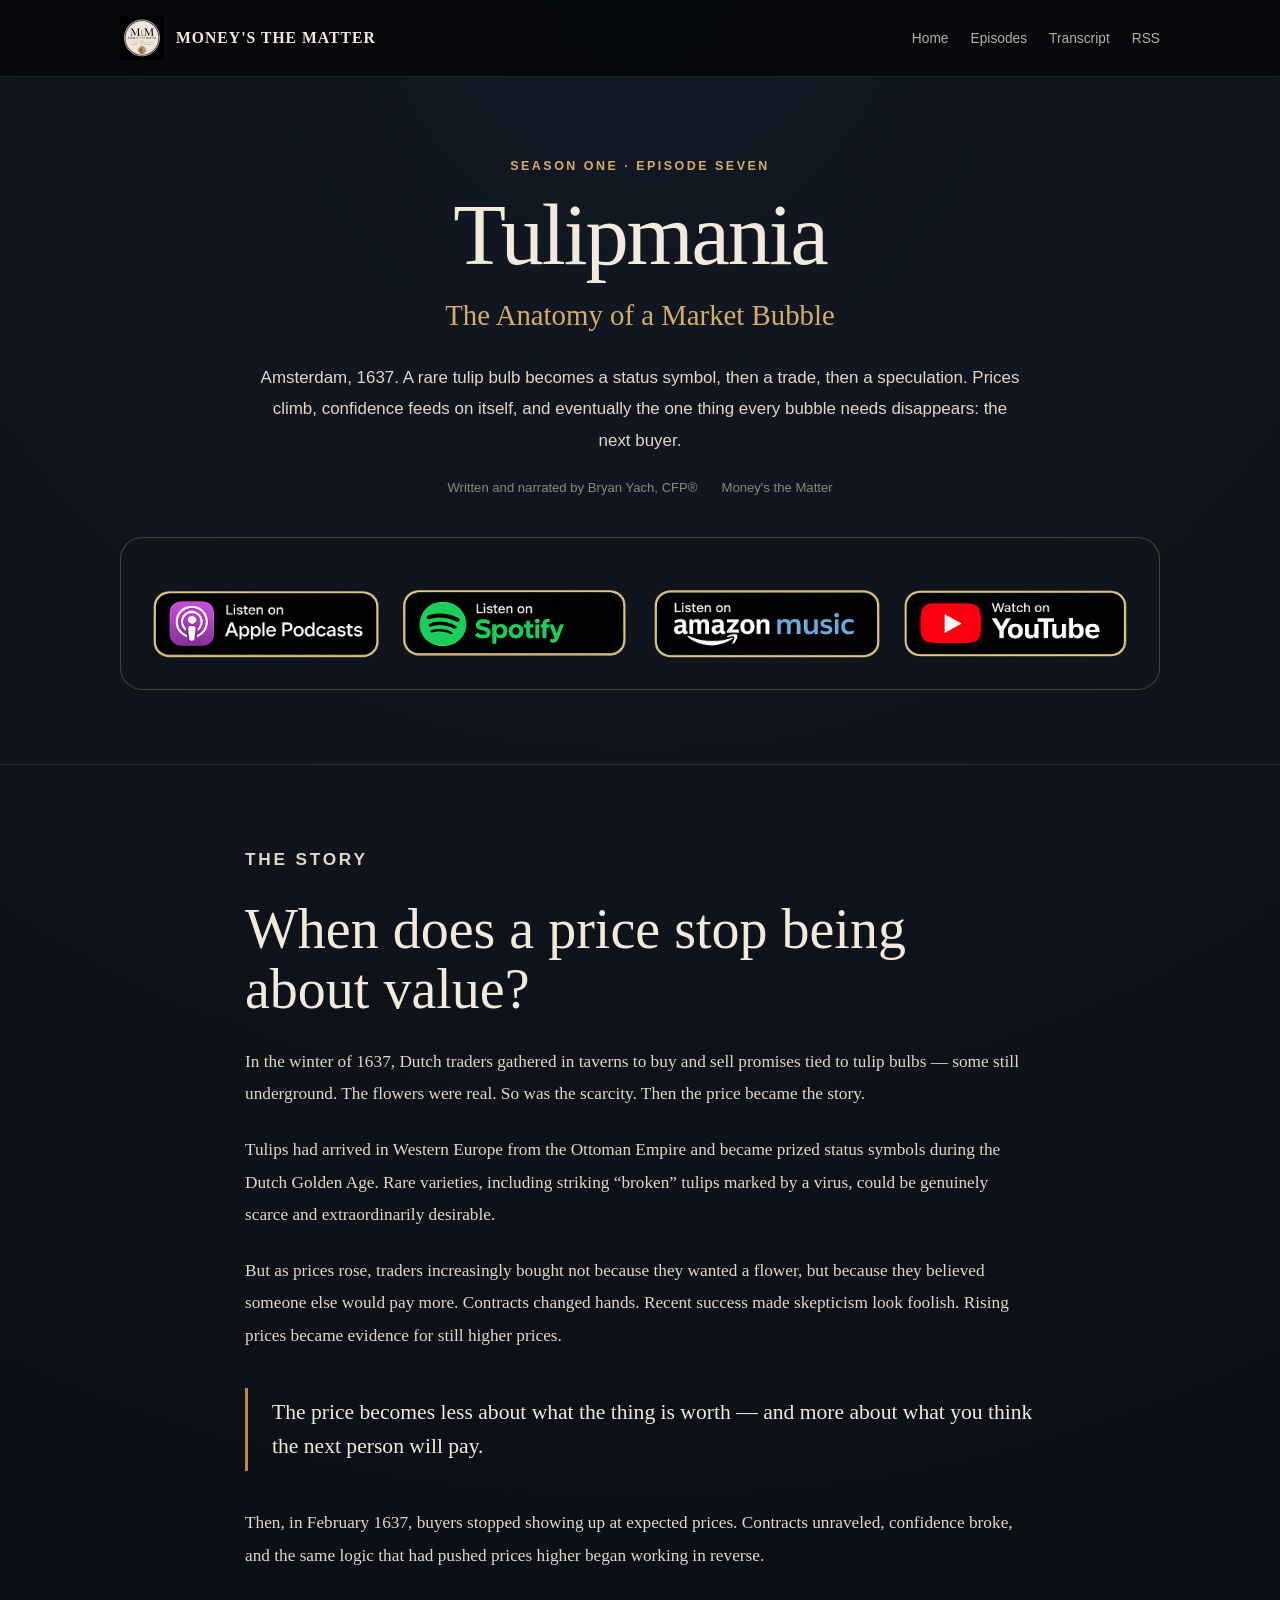
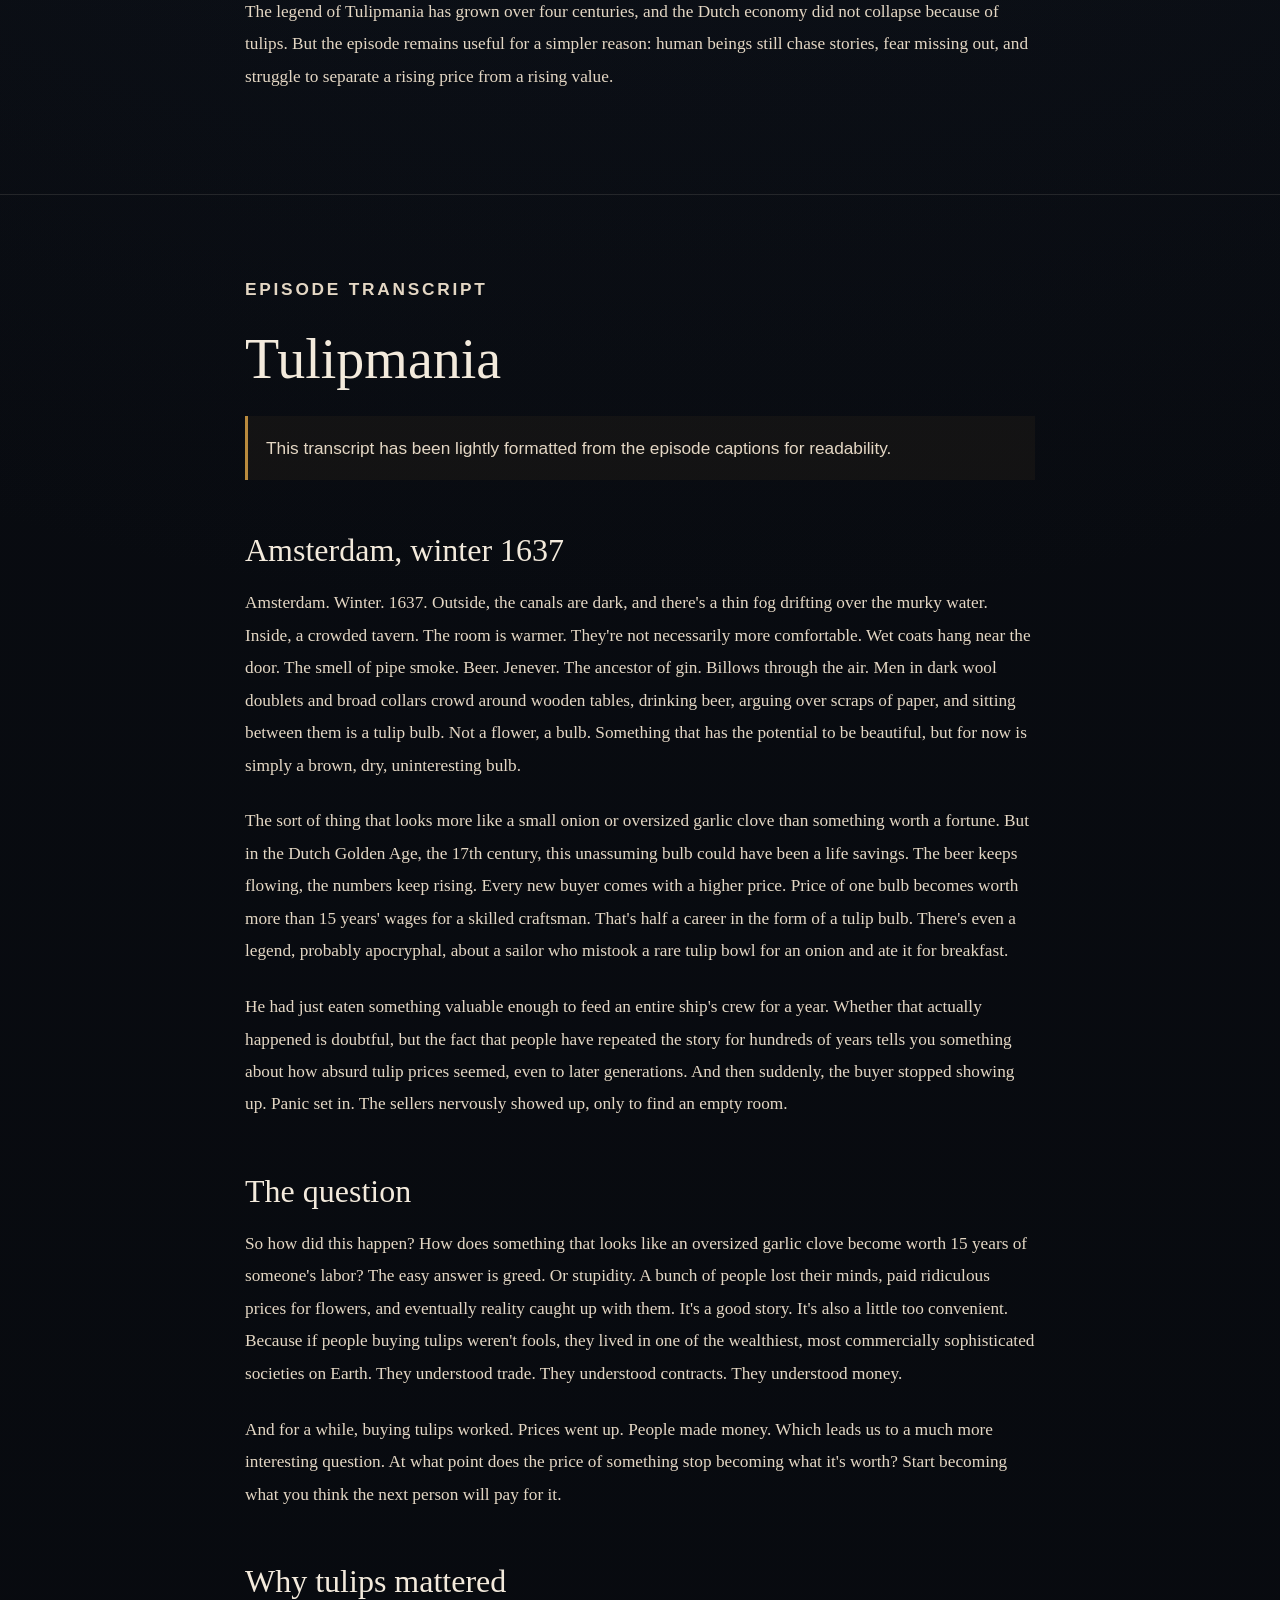
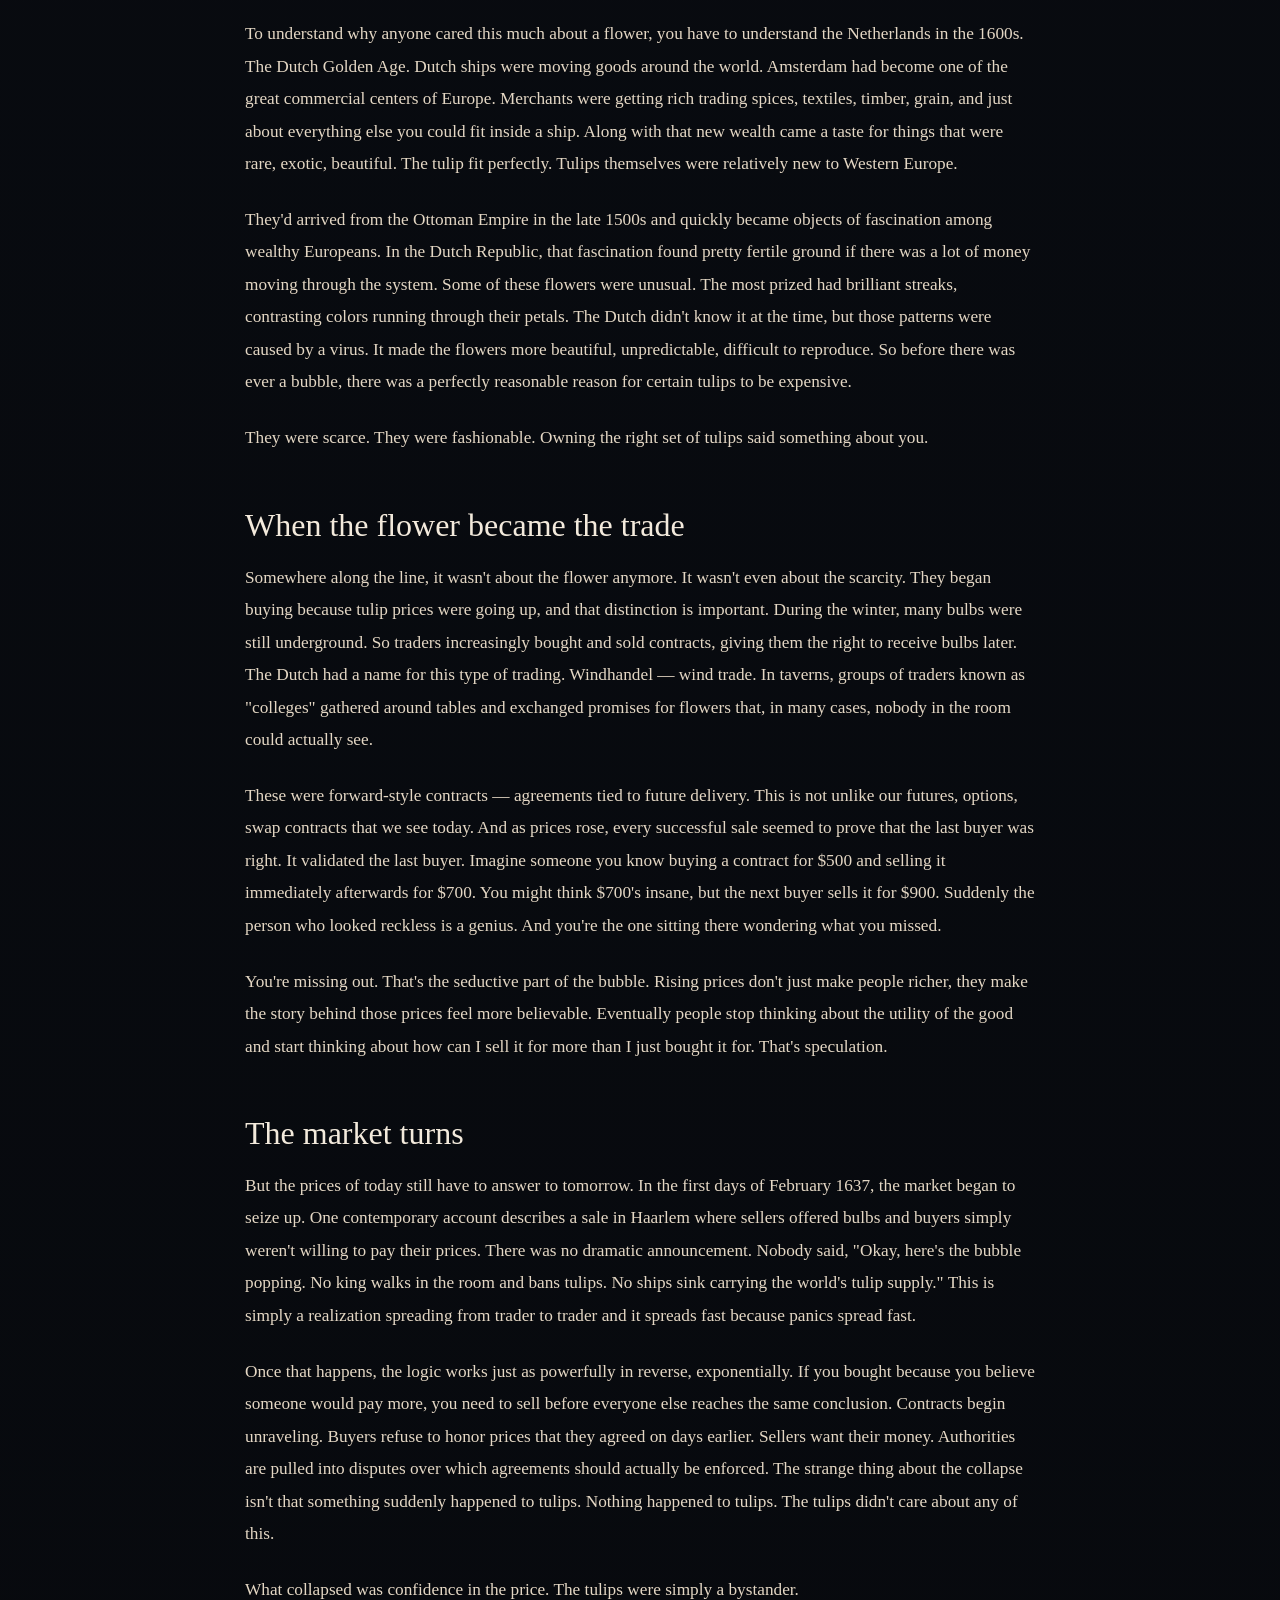
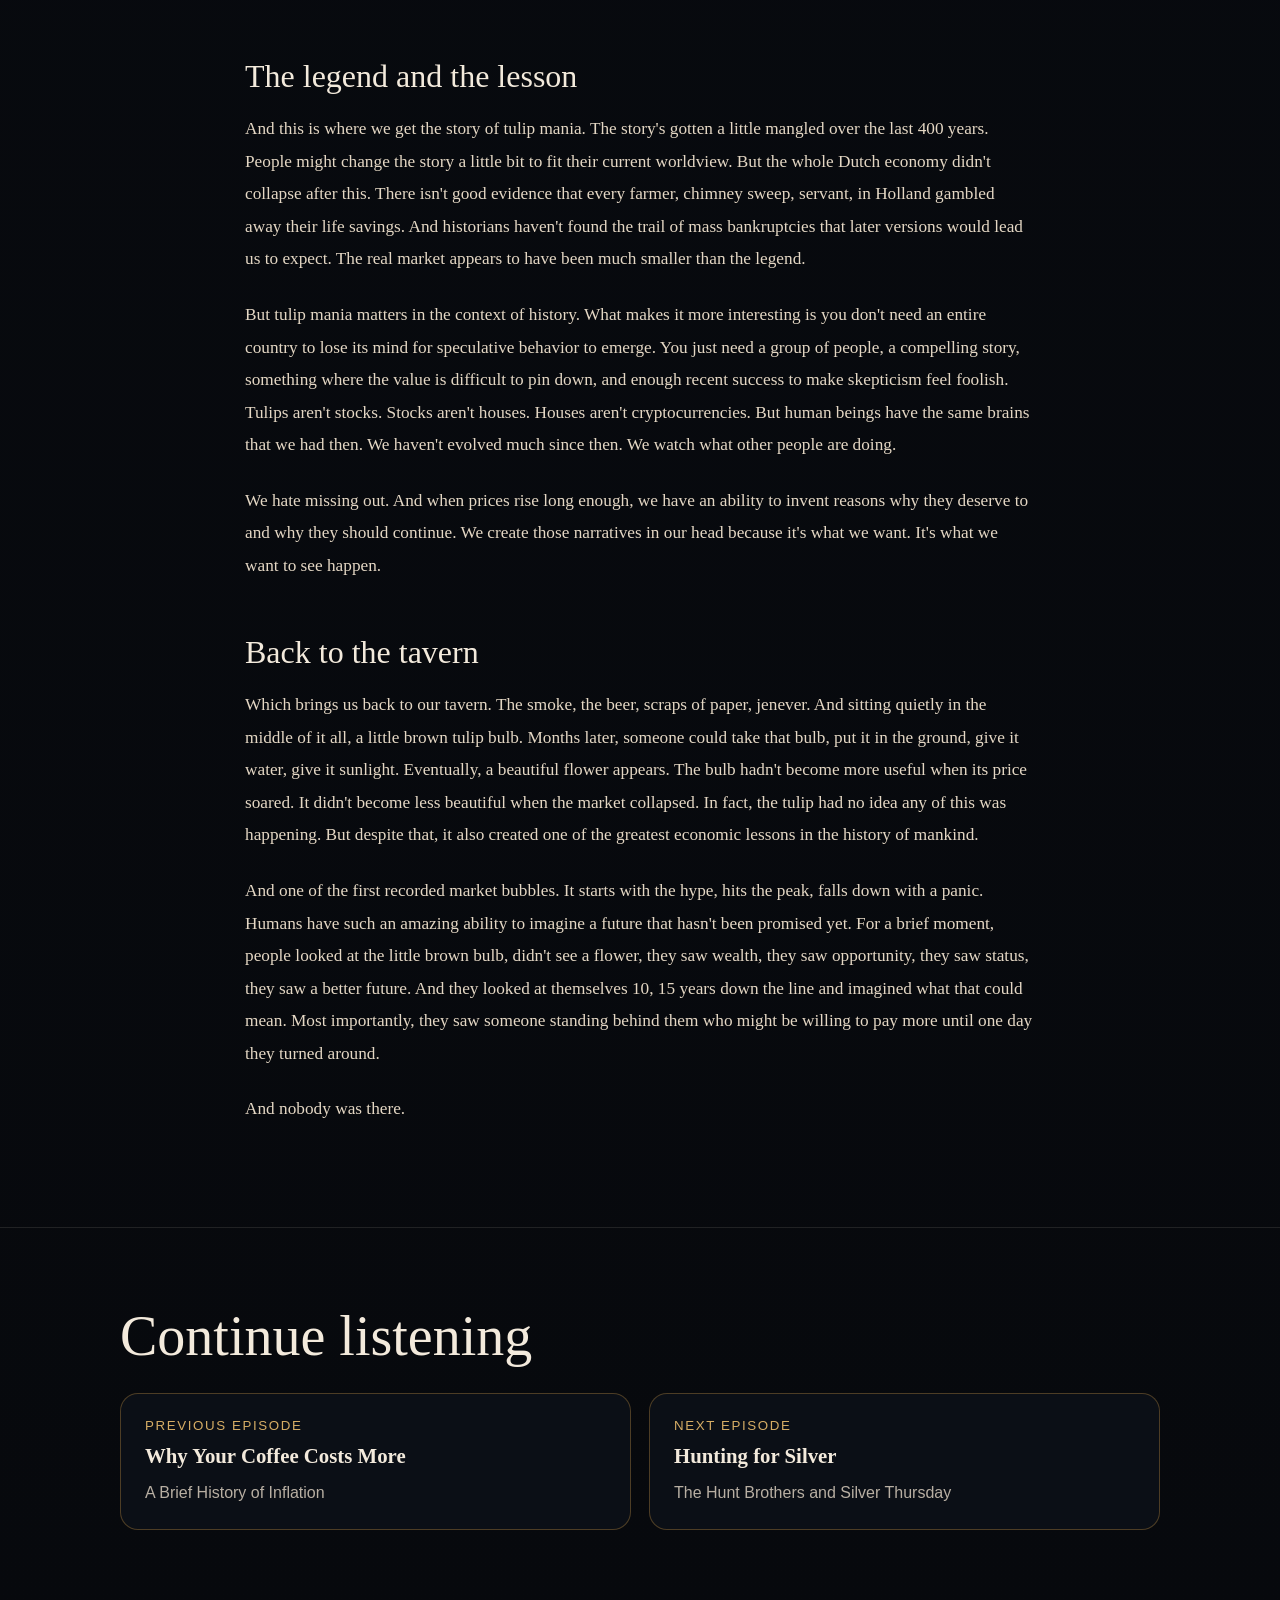
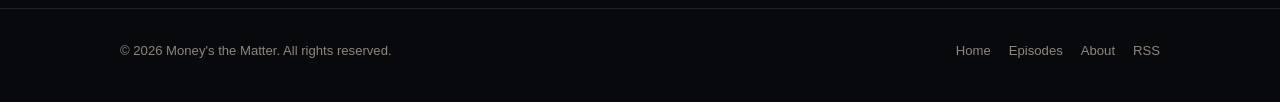
<file: episodes/tulipmania/index.html>
<!DOCTYPE html>
<html lang="en">

<head>

  <!-- =====================================================
       GOOGLE ANALYTICS
  ====================================================== -->

  <script
    async
    src="https://www.googletagmanager.com/gtag/js?id=G-CKSZ8CZTVV">
  </script>

  <script>
    window.dataLayer = window.dataLayer || [];

    function gtag() {
      dataLayer.push(arguments);
    }

    gtag('js', new Date());
    gtag('config', 'G-CKSZ8CZTVV');
  </script>


  <!-- =====================================================
       BASIC META
  ====================================================== -->

  <meta charset="UTF-8">

  <meta
    name="viewport"
    content="width=device-width, initial-scale=1.0"
  >

  <meta name="robots" content="index, follow, max-image-preview:large, max-snippet:-1, max-video-preview:-1">
  <meta name="author" content="Bryan Yach, CFP®">

  <title>
    Tulipmania: The Anatomy of a Market Bubble | Money's the Matter
  </title>

  <meta
    name="description"
    content="Amsterdam, 1637. Explore Tulipmania, speculative bubbles, FOMO, rising prices, and what happens when confidence in a market suddenly breaks."
  >

  <link
    rel="canonical"
    href="https://moneysthematter.com/episodes/tulipmania/"
  >

  <link
    rel="next"
    href="https://moneysthematter.com/episodes/hunting-for-silver/"
  >


  <!-- =====================================================
       OPEN GRAPH
  ====================================================== -->

  <meta
    property="og:title"
    content="Tulipmania — The Anatomy of a Market Bubble"
  >

  <meta
    property="og:description"
    content="Amsterdam, 1637. A tulip bulb becomes a fortune, speculation takes over, and then the buyers disappear. The story of Tulipmania and the psychology of bubbles."
  >

  <meta
    property="og:type"
    content="article"
  >

  <meta
    property="og:url"
    content="https://moneysthematter.com/episodes/tulipmania/"
  >

  <meta
    property="og:image"
    content="https://moneysthematter.com/images/logo/mtm-logo.png"
  >

  <meta
    property="og:image:alt"
    content="Money's the Matter podcast artwork"
  >


  

  <meta property="og:site_name" content="Money's the Matter">
  <meta property="article:author" content="Bryan Yach">

<!-- =====================================================
       TWITTER / X
  ====================================================== -->

  <meta name="twitter:card" content="summary_large_image">
  <meta name="twitter:title" content="Tulipmania — The Anatomy of a Market Bubble">
  <meta name="twitter:description" content="Amsterdam, 1637. A tulip bulb becomes a fortune, speculation takes over, and then the buyers disappear.">
  <meta name="twitter:image" content="https://moneysthematter.com/images/logo/mtm-logo.png">
  <meta name="twitter:image:alt" content="Money's the Matter podcast artwork">


  <!-- =====================================================
       FAVICONS
  ====================================================== -->

  <link
    rel="icon"
    type="image/png"
    sizes="32x32"
    href="/favicon-32x32.png"
  >

  <link
    rel="icon"
    type="image/png"
    sizes="16x16"
    href="/favicon-16x16.png"
  >

  <link
    rel="apple-touch-icon"
    href="/apple-touch-icon.png"
  >

  <link
    rel="manifest"
    href="/site.webmanifest"
  >

  <meta
    name="theme-color"
    content="#07090d"
  >


  <!-- =====================================================
       RSS
  ====================================================== -->

  <link
    rel="alternate"
    type="application/rss+xml"
    title="Money's the Matter RSS Feed"
    href="https://feeds.buzzsprout.com/2633998.rss"
  >


  <!-- =====================================================
       PODCAST STRUCTURED DATA
  ====================================================== -->

  <script type="application/ld+json">
  {
    "@context": "https://schema.org",
    "@graph": [
      {
        "@type": "PodcastEpisode",
        "@id": "https://moneysthematter.com/episodes/tulipmania/#episode",
        "name": "Tulipmania — The Anatomy of a Market Bubble",
        "headline": "Tulipmania: The Anatomy of a Market Bubble",
        "episodeNumber": 7,
        "description": "Amsterdam, 1637. Explore Tulipmania, speculative bubbles, FOMO, rising prices, and what happens when confidence in a market suddenly breaks.",
        "url": "https://moneysthematter.com/episodes/tulipmania/",
        "image": "https://moneysthematter.com/images/logo/mtm-logo.png",
        "inLanguage": "en-US",
        "keywords": [
          "Tulipmania",
          "tulip mania",
          "market bubble",
          "speculative bubble",
          "financial history",
          "Dutch Golden Age",
          "Amsterdam 1637",
          "investor psychology",
          "FOMO",
          "speculation"
        ],
        "author": {
          "@type": "Person",
          "@id": "https://moneysthematter.com/#bryan-yach",
          "name": "Bryan Yach",
          "honorificSuffix": "CFP®",
          "jobTitle": "Financial Planner and Podcast Host"
        },
        "partOfSeries": {
          "@type": "PodcastSeries",
          "@id": "https://moneysthematter.com/#podcast",
          "name": "Money's the Matter",
          "url": "https://moneysthematter.com/"
        },
        "mainEntityOfPage": {
          "@id": "https://moneysthematter.com/episodes/tulipmania/#webpage"
        }
      },
      {
        "@type": "WebPage",
        "@id": "https://moneysthematter.com/episodes/tulipmania/#webpage",
        "url": "https://moneysthematter.com/episodes/tulipmania/",
        "name": "Tulipmania: The Anatomy of a Market Bubble | Money's the Matter",
        "description": "Amsterdam, 1637. Explore Tulipmania, speculative bubbles, FOMO, rising prices, and what happens when confidence in a market suddenly breaks.",
        "isPartOf": {"@id": "https://moneysthematter.com/#website"},
        "about": {"@id": "https://moneysthematter.com/episodes/tulipmania/#episode"},
        "breadcrumb": {"@id": "https://moneysthematter.com/episodes/tulipmania/#breadcrumb"},
        "inLanguage": "en-US"
      },
      {
        "@type": "BreadcrumbList",
        "@id": "https://moneysthematter.com/episodes/tulipmania/#breadcrumb",
        "itemListElement": [
          {"@type": "ListItem", "position": 1, "name": "Money's the Matter", "item": "https://moneysthematter.com/"},
          {"@type": "ListItem", "position": 2, "name": "Episodes", "item": "https://moneysthematter.com/episodes/"},
          {"@type": "ListItem", "position": 3, "name": "Episode Seven: Tulipmania", "item": "https://moneysthematter.com/episodes/tulipmania/"}
        ]
      }
    ]
  }
  </script>


  <!-- =====================================================
       CSS
  ====================================================== -->

  <style>

    :root {
      --background: #07090d;
      --background-soft: #0b0f16;
      --panel: rgba(17, 21, 29, 0.78);
      --cream: #f3eadc;
      --cream-soft: #e4d7c4;
      --muted: #b8afa3;
      --muted-dark: #8e877d;
      --gold: #b98a3d;
      --gold-light: #d6ad65;
      --border: rgba(185, 138, 61, 0.38);
      --border-soft: rgba(243, 234, 220, 0.11);
      --sans: Arial, Helvetica, sans-serif;
      --serif: Georgia, "Times New Roman", serif;
    }

    * {
      box-sizing: border-box;
    }

    html {
      scroll-behavior: smooth;
    }

    body {
      margin: 0;
      color: var(--cream);
      background:
        radial-gradient(
          circle at 50% 0%,
          rgba(32, 43, 61, 0.42),
          transparent 34%
        ),
        linear-gradient(
          180deg,
          #090c12 0%,
          var(--background) 100%
        );
      font-family: var(--serif);
    }

    a {
      color: inherit;
    }

    img {
      max-width: 100%;
    }

    .shell {
      width: min(1040px, calc(100% - 36px));
      margin: 0 auto;
    }


    /* =====================================================
       HEADER
    ====================================================== */

    .site-header {
      position: sticky;
      top: 0;
      z-index: 20;
      border-bottom: 1px solid var(--border-soft);
      background: rgba(7, 9, 13, 0.92);
      backdrop-filter: blur(14px);
    }

    .nav {
      min-height: 76px;
      display: flex;
      align-items: center;
      justify-content: space-between;
      gap: 24px;
    }

    .brand {
      display: inline-flex;
      align-items: center;
      gap: 12px;
      text-decoration: none;
    }

    .brand img {
      width: 44px;
      height: 44px;
      object-fit: contain;
      flex-shrink: 0;
    }

    .brand span {
      color: var(--cream);
      font-size: 0.98rem;
      font-weight: 600;
      letter-spacing: 0.065em;
      text-transform: uppercase;
    }

    .nav-links {
      display: flex;
      gap: 22px;
      font-family: var(--sans);
      font-size: 0.86rem;
    }

    .nav-links a {
      color: var(--muted);
      text-decoration: none;
      transition: color 150ms ease;
    }

    .nav-links a:hover {
      color: var(--cream);
    }


    /* =====================================================
       HERO
    ====================================================== */

    .hero {
      padding: 82px 0 74px;
      text-align: center;
    }

    .episode-label {
      margin: 0 0 18px;
      color: var(--gold-light);
      font-family: var(--sans);
      font-size: 0.78rem;
      font-weight: 700;
      letter-spacing: 0.2em;
      text-transform: uppercase;
    }

    h1 {
      max-width: 920px;
      margin: 0 auto;
      font-size: clamp(2.7rem, 7vw, 5.4rem);
      font-weight: 500;
      letter-spacing: -0.025em;
      line-height: 1.02;
    }

    .subtitle {
      margin: 20px 0 0;
      color: var(--gold-light);
      font-size: clamp(1.25rem, 2.8vw, 1.8rem);
    }

    .dek {
      max-width: 760px;
      margin: 30px auto 0;
      color: var(--cream-soft);
      font-family: var(--sans);
      font-size: 1.06rem;
      line-height: 1.85;
    }

    .episode-meta {
      margin-top: 24px;
      display: flex;
      justify-content: center;
      flex-wrap: wrap;
      gap: 10px 24px;
      color: var(--muted-dark);
      font-family: var(--sans);
      font-size: 0.82rem;
    }


    /* =====================================================
       PLAYER CARD
    ====================================================== */

    .player-card {
      margin-top: 42px;
      padding: 26px;
      border: 1px solid var(--border);
      border-radius: 22px;
      background: var(--panel);
    }

    .episode-player {
      width: 100%;
      overflow: hidden;
      border-radius: 15px;
    }

    .player-placeholder {
      padding: 26px 24px;
      border: 1px dashed var(--border);
      border-radius: 15px;
      color: var(--muted);
      font-family: var(--sans);
      line-height: 1.65;
      text-align: left;
    }

    .player-placeholder strong {
      display: block;
      margin-bottom: 6px;
      color: var(--cream);
    }


    /* =====================================================
       PODCAST PLATFORM BUTTONS
    ====================================================== */

    .platform-grid {
      display: grid;
      grid-template-columns: repeat(4, minmax(0, 1fr));
      gap: 16px;
      margin-top: 20px;
      align-items: center;
    }

    .platform-image-link {
      display: flex;
      align-items: center;
      justify-content: center;
      width: 100%;
      padding: 0;
      margin: 0;
      border: 0;
      background: transparent;
      text-decoration: none;
      overflow: visible;
      transition:
        transform 160ms ease,
        filter 160ms ease;
    }

    .platform-image-link:hover {
      transform: translateY(-3px);
      filter: brightness(1.08);
    }

    .platform-image-link img {
      display: block;
      width: 100%;
      height: auto;
      max-width: 100%;
      object-fit: contain;
    }


    /* =====================================================
       CONTENT
    ====================================================== */

    .section {
      padding: 78px 0;
      border-top: 1px solid var(--border-soft);
    }

    .episode-content {
      max-width: 790px;
      margin: 0 auto;
    }

    .section h2 {
      margin: 0 0 26px;
      font-size: clamp(2rem, 4.5vw, 3.5rem);
      font-weight: 500;
      line-height: 1.08;
    }

    .section-kicker {
      margin: 0 0 12px;
      color: var(--gold-light);
      font-family: var(--sans);
      font-size: 0.75rem;
      font-weight: 700;
      letter-spacing: 0.16em;
      text-transform: uppercase;
    }

    .summary {
      max-width: 780px;
      color: var(--cream-soft);
      font-size: 1.27rem;
      line-height: 1.65;
    }

    .episode-content h3 {
      margin: 52px 0 18px;
      color: var(--cream);
      font-size: clamp(1.4rem, 3vw, 2rem);
      font-weight: 500;
    }

    .episode-content p {
      margin: 0 0 1.35em;
      color: var(--cream-soft);
      font-size: 1.08rem;
      line-height: 1.88;
    }

    .episode-content blockquote {
      margin: 36px 0;
      padding: 8px 0 8px 24px;
      border-left: 3px solid var(--gold);
      color: var(--cream);
      font-size: 1.35rem;
      line-height: 1.55;
    }

    .transcript-note {
      margin-bottom: 30px;
      padding: 16px 18px;
      border-left: 3px solid var(--gold);
      background: rgba(185, 138, 61, 0.06);
      color: var(--muted);
      font-family: var(--sans);
      font-size: 0.88rem;
      line-height: 1.6;
    }


    /* =====================================================
       CONTINUE LISTENING
    ====================================================== */

    .continue-grid {
      display: grid;
      grid-template-columns: repeat(2, minmax(0, 1fr));
      gap: 18px;
    }

    .continue-card {
      padding: 24px;
      border: 1px solid var(--border);
      border-radius: 18px;
      background: var(--background-soft);
      text-decoration: none;
      transition:
        border-color 160ms ease,
        transform 160ms ease;
    }

    .continue-card:hover {
      border-color: var(--gold-light);
      transform: translateY(-2px);
    }

    .continue-card small {
      display: block;
      margin-bottom: 9px;
      color: var(--gold-light);
      font-family: var(--sans);
      letter-spacing: 0.12em;
      text-transform: uppercase;
    }

    .continue-card strong {
      display: block;
      font-size: 1.3rem;
      line-height: 1.35;
    }

    .continue-card p {
      margin: 10px 0 0;
      color: var(--muted);
      font-family: var(--sans);
      line-height: 1.6;
    }


    /* =====================================================
       FOOTER
    ====================================================== */

    footer {
      padding: 34px 0 44px;
      border-top: 1px solid var(--border-soft);
      color: var(--muted-dark);
      font-family: var(--sans);
      font-size: 0.82rem;
    }

    .footer-row {
      display: flex;
      justify-content: space-between;
      gap: 18px;
      flex-wrap: wrap;
    }

    .footer-links {
      display: flex;
      flex-wrap: wrap;
      gap: 18px;
    }

    .footer-row a {
      text-decoration: none;
    }


    /* =====================================================
       MOBILE
    ====================================================== */

    @media (max-width: 780px) {

      .nav-links {
        display: none;
      }

      .platform-grid {
        grid-template-columns: repeat(2, minmax(0, 1fr));
      }

      .continue-grid {
        grid-template-columns: 1fr;
      }

    }

    @media (max-width: 520px) {

      .shell {
        width: min(100% - 24px, 1040px);
      }

      .hero {
        padding: 54px 0 58px;
      }

      .platform-grid {
        grid-template-columns: 1fr;
      }

      .player-card {
        padding: 16px;
      }

      .brand span {
        font-size: 0.86rem;
      }

    }

  </style>

</head>



<body>


  <!-- =====================================================
       HEADER
  ====================================================== -->

  <header class="site-header">

    <div class="shell nav">

      <a
        class="brand"
        href="/"
        aria-label="Money's the Matter home"
      >

        <img
          src="/images/logo/mtm-logo.png"
          alt="Money's the Matter"
        >

        <span>
          Money's the Matter
        </span>

      </a>


      <nav
        class="nav-links"
        aria-label="Primary navigation"
      >

        <a href="/">
          Home
        </a>

        <a href="/episodes/">
          Episodes
        </a>

        <a href="#transcript">
          Transcript
        </a>

        <a
          href="https://feeds.buzzsprout.com/2633998.rss"
          target="_blank"
          rel="noopener noreferrer"
        >
          RSS
        </a>

      </nav>

    </div>

  </header>



  <main>


    <!-- =====================================================
         HERO
    ====================================================== -->

    <section class="hero">

      <div class="shell">

        <p class="episode-label">
          Season One · Episode Seven
        </p>

        <h1>
          Tulipmania
        </h1>

        <p class="subtitle">
          The Anatomy of a Market Bubble
        </p>

        <p class="dek">
          Amsterdam, 1637. A rare tulip bulb becomes a status symbol, then a trade,
          then a speculation. Prices climb, confidence feeds on itself, and eventually
          the one thing every bubble needs disappears: the next buyer.
        </p>

        <div class="episode-meta">
          <span>Written and narrated by Bryan Yach, CFP®</span>
          <span>Money's the Matter</span>
        </div>

        <div class="player-card">
          <div class="episode-player">
            <!-- Replace this placeholder with the Buzzsprout Episode 7 embed script once the episode ID is available. -->
            <div id="buzzsprout-player-19756249"></div>
            <script
              src="https://www.buzzsprout.com/2633998/episodes/19756249-tulipmania-the-story-of-one-of-history-s-first-market-bubbles.js?container_id=buzzsprout-player-19756249&amp;player=small"
              type="text/javascript"
              charset="utf-8">
            </script>
          </div>

          <div class="platform-grid" aria-label="Listen to Money's the Matter">
            <a class="platform-image-link" href="https://podcasts.apple.com/podcast/id6797090925" target="_blank" rel="noopener noreferrer" aria-label="Listen on Apple Podcasts"><img src="/assets/badges/applelink.png" alt="Listen on Apple Podcasts"></a>
            <a class="platform-image-link" href="https://open.spotify.com/show/033ZMVAOk3TJEkOdaIOEJC" target="_blank" rel="noopener noreferrer" aria-label="Listen on Spotify"><img src="/assets/badges/spotifylink.png" alt="Listen on Spotify"></a>
            <a class="platform-image-link" href="https://music.amazon.com/podcasts/750e1dbd-d1ed-47b5-9a2e-bfb49ba24e11" target="_blank" rel="noopener noreferrer" aria-label="Listen on Amazon Music"><img src="/assets/badges/amazonlink.png" alt="Listen on Amazon Music"></a>
            <a class="platform-image-link" href="https://youtube.com/@moneysthematter" target="_blank" rel="noopener noreferrer" aria-label="Watch Money's the Matter on YouTube"><img src="/assets/badges/youtubelink.png" alt="Watch on YouTube"></a>
          </div>
        </div>

      </div>

    </section>


    <!-- =====================================================
         ABOUT THIS EPISODE
    ====================================================== -->

    <section class="section" id="story">
      <div class="shell episode-content">
        <p class="section-kicker">The story</p>
        <h2>When does a price stop being about value?</h2>
        <p class="summary">In the winter of 1637, Dutch traders gathered in taverns to buy and sell promises tied to tulip bulbs — some still underground. The flowers were real. So was the scarcity. Then the price became the story.</p>
        <p>Tulips had arrived in Western Europe from the Ottoman Empire and became prized status symbols during the Dutch Golden Age. Rare varieties, including striking “broken” tulips marked by a virus, could be genuinely scarce and extraordinarily desirable.</p>
        <p>But as prices rose, traders increasingly bought not because they wanted a flower, but because they believed someone else would pay more. Contracts changed hands. Recent success made skepticism look foolish. Rising prices became evidence for still higher prices.</p>
        <blockquote>The price becomes less about what the thing is worth — and more about what you think the next person will pay.</blockquote>
        <p>Then, in February 1637, buyers stopped showing up at expected prices. Contracts unraveled, confidence broke, and the same logic that had pushed prices higher began working in reverse.</p>
        <p>The legend of Tulipmania has grown over four centuries, and the Dutch economy did not collapse because of tulips. But the episode remains useful for a simpler reason: human beings still chase stories, fear missing out, and struggle to separate a rising price from a rising value.</p>
      </div>
    </section>


    <!-- =====================================================
         TRANSCRIPT
    ====================================================== -->

    <section class="section" id="transcript">
      <div class="shell episode-content">
        <p class="section-kicker">Episode transcript</p>
        <h2>Tulipmania</h2>
        <p class="transcript-note">This transcript has been lightly formatted from the episode captions for readability.</p>

        <h3>Amsterdam, winter 1637</h3>

        <p>Amsterdam. Winter. 1637. Outside, the canals are dark, and there&#x27;s a thin fog drifting over the murky water. Inside, a crowded tavern. The room is warmer. They&#x27;re not necessarily more comfortable. Wet coats hang near the door. The smell of pipe smoke. Beer. Jenever. The ancestor of gin. Billows through the air. Men in dark wool doublets and broad collars crowd around wooden tables, drinking beer, arguing over scraps of paper, and sitting between them is a tulip bulb. Not a flower, a bulb. Something that has the potential to be beautiful, but for now is simply a brown, dry, uninteresting bulb.</p>

        <p>The sort of thing that looks more like a small onion or oversized garlic clove than something worth a fortune. But in the Dutch Golden Age, the 17th century, this unassuming bulb could have been a life savings. The beer keeps flowing, the numbers keep rising. Every new buyer comes with a higher price. Price of one bulb becomes worth more than 15 years&#x27; wages for a skilled craftsman. That&#x27;s half a career in the form of a tulip bulb. There&#x27;s even a legend, probably apocryphal, about a sailor who mistook a rare tulip bowl for an onion and ate it for breakfast.</p>

        <p>He had just eaten something valuable enough to feed an entire ship&#x27;s crew for a year. Whether that actually happened is doubtful, but the fact that people have repeated the story for hundreds of years tells you something about how absurd tulip prices seemed, even to later generations. And then suddenly, the buyer stopped showing up. Panic set in. The sellers nervously showed up, only to find an empty room.</p>

        <h3>The question</h3>

        <p>So how did this happen? How does something that looks like an oversized garlic clove become worth 15 years of someone&#x27;s labor? The easy answer is greed. Or stupidity. A bunch of people lost their minds, paid ridiculous prices for flowers, and eventually reality caught up with them. It&#x27;s a good story. It&#x27;s also a little too convenient. Because if people buying tulips weren&#x27;t fools, they lived in one of the wealthiest, most commercially sophisticated societies on Earth. They understood trade. They understood contracts. They understood money.</p>

        <p>And for a while, buying tulips worked. Prices went up. People made money. Which leads us to a much more interesting question. At what point does the price of something stop becoming what it&#x27;s worth? Start becoming what you think the next person will pay for it.</p>

        <h3>Why tulips mattered</h3>

        <p>To understand why anyone cared this much about a flower, you have to understand the Netherlands in the 1600s. The Dutch Golden Age. Dutch ships were moving goods around the world. Amsterdam had become one of the great commercial centers of Europe. Merchants were getting rich trading spices, textiles, timber, grain, and just about everything else you could fit inside a ship. Along with that new wealth came a taste for things that were rare, exotic, beautiful. The tulip fit perfectly. Tulips themselves were relatively new to Western Europe.</p>

        <p>They&#x27;d arrived from the Ottoman Empire in the late 1500s and quickly became objects of fascination among wealthy Europeans. In the Dutch Republic, that fascination found pretty fertile ground if there was a lot of money moving through the system. Some of these flowers were unusual. The most prized had brilliant streaks, contrasting colors running through their petals. The Dutch didn&#x27;t know it at the time, but those patterns were caused by a virus. It made the flowers more beautiful, unpredictable, difficult to reproduce. So before there was ever a bubble, there was a perfectly reasonable reason for certain tulips to be expensive.</p>

        <p>They were scarce. They were fashionable. Owning the right set of tulips said something about you.</p>

        <h3>When the flower became the trade</h3>

        <p>Somewhere along the line, it wasn&#x27;t about the flower anymore. It wasn&#x27;t even about the scarcity. They began buying because tulip prices were going up, and that distinction is important. During the winter, many bulbs were still underground. So traders increasingly bought and sold contracts, giving them the right to receive bulbs later. The Dutch had a name for this type of trading. Windhandel — wind trade. In taverns, groups of traders known as &quot;colleges&quot; gathered around tables and exchanged promises for flowers that, in many cases, nobody in the room could actually see.</p>

        <p>These were forward-style contracts — agreements tied to future delivery. This is not unlike our futures, options, swap contracts that we see today. And as prices rose, every successful sale seemed to prove that the last buyer was right. It validated the last buyer. Imagine someone you know buying a contract for $500 and selling it immediately afterwards for $700. You might think $700&#x27;s insane, but the next buyer sells it for $900. Suddenly the person who looked reckless is a genius. And you&#x27;re the one sitting there wondering what you missed.</p>

        <p>You&#x27;re missing out. That&#x27;s the seductive part of the bubble. Rising prices don&#x27;t just make people richer, they make the story behind those prices feel more believable. Eventually people stop thinking about the utility of the good and start thinking about how can I sell it for more than I just bought it for. That&#x27;s speculation.</p>

        <h3>The market turns</h3>

        <p>But the prices of today still have to answer to tomorrow. In the first days of February 1637, the market began to seize up. One contemporary account describes a sale in Haarlem where sellers offered bulbs and buyers simply weren&#x27;t willing to pay their prices. There was no dramatic announcement. Nobody said, &quot;Okay, here&#x27;s the bubble popping. No king walks in the room and bans tulips. No ships sink carrying the world&#x27;s tulip supply.&quot; This is simply a realization spreading from trader to trader and it spreads fast because panics spread fast.</p>

        <p>Once that happens, the logic works just as powerfully in reverse, exponentially. If you bought because you believe someone would pay more, you need to sell before everyone else reaches the same conclusion. Contracts begin unraveling. Buyers refuse to honor prices that they agreed on days earlier. Sellers want their money. Authorities are pulled into disputes over which agreements should actually be enforced. The strange thing about the collapse isn&#x27;t that something suddenly happened to tulips. Nothing happened to tulips. The tulips didn&#x27;t care about any of this.</p>

        <p>What collapsed was confidence in the price. The tulips were simply a bystander.</p>

        <h3>The legend and the lesson</h3>

        <p>And this is where we get the story of tulip mania. The story&#x27;s gotten a little mangled over the last 400 years. People might change the story a little bit to fit their current worldview. But the whole Dutch economy didn&#x27;t collapse after this. There isn&#x27;t good evidence that every farmer, chimney sweep, servant, in Holland gambled away their life savings. And historians haven&#x27;t found the trail of mass bankruptcies that later versions would lead us to expect. The real market appears to have been much smaller than the legend.</p>

        <p>But tulip mania matters in the context of history. What makes it more interesting is you don&#x27;t need an entire country to lose its mind for speculative behavior to emerge. You just need a group of people, a compelling story, something where the value is difficult to pin down, and enough recent success to make skepticism feel foolish. Tulips aren&#x27;t stocks. Stocks aren&#x27;t houses. Houses aren&#x27;t cryptocurrencies. But human beings have the same brains that we had then. We haven&#x27;t evolved much since then. We watch what other people are doing.</p>

        <p>We hate missing out. And when prices rise long enough, we have an ability to invent reasons why they deserve to and why they should continue. We create those narratives in our head because it&#x27;s what we want. It&#x27;s what we want to see happen.</p>

        <h3>Back to the tavern</h3>

        <p>Which brings us back to our tavern. The smoke, the beer, scraps of paper, jenever. And sitting quietly in the middle of it all, a little brown tulip bulb. Months later, someone could take that bulb, put it in the ground, give it water, give it sunlight. Eventually, a beautiful flower appears. The bulb hadn&#x27;t become more useful when its price soared. It didn&#x27;t become less beautiful when the market collapsed. In fact, the tulip had no idea any of this was happening. But despite that, it also created one of the greatest economic lessons in the history of mankind.</p>

        <p>And one of the first recorded market bubbles. It starts with the hype, hits the peak, falls down with a panic. Humans have such an amazing ability to imagine a future that hasn&#x27;t been promised yet. For a brief moment, people looked at the little brown bulb, didn&#x27;t see a flower, they saw wealth, they saw opportunity, they saw status, they saw a better future. And they looked at themselves 10, 15 years down the line and imagined what that could mean. Most importantly, they saw someone standing behind them who might be willing to pay more until one day they turned around.</p>

        <p>And nobody was there.</p>
      </div>
    </section>


    <!-- =====================================================
         CONTINUE LISTENING
    ====================================================== -->

    <section class="section">

      <div class="shell">

        <h2>
          Continue listening
        </h2>

        <div class="continue-grid">

          <a
            class="continue-card"
            href="/episodes/the-story-of-inflation/"
            aria-label="Go to Episode Six: Why Your Coffee Costs More"
          >
            <small>Previous episode</small>
            <strong>Why Your Coffee Costs More</strong>
            <p>A Brief History of Inflation</p>
          </a>

          <a
            class="continue-card"
            href="/episodes/hunting-for-silver/"
            aria-label="Go to Episode Eight: Hunting for Silver"
          >
            <small>Next episode</small>
            <strong>Hunting for Silver</strong>
            <p>The Hunt Brothers and Silver Thursday</p>
          </a>

        </div>

      </div>

    </section>


  </main>



  <!-- =====================================================
       FOOTER
  ====================================================== -->

  <footer>

    <div class="shell footer-row">

      <span>
        © 2026 Money's the Matter. All rights reserved.
      </span>

      <div class="footer-links">

        <a href="/">
          Home
        </a>

        <a href="/episodes/">
          Episodes
        </a>

        <a href="/#about">
          About
        </a>

        <a
          href="https://feeds.buzzsprout.com/2633998.rss"
          target="_blank"
          rel="noopener noreferrer"
        >
          RSS
        </a>

      </div>

    </div>

  </footer>


</body>

</html>
</file>
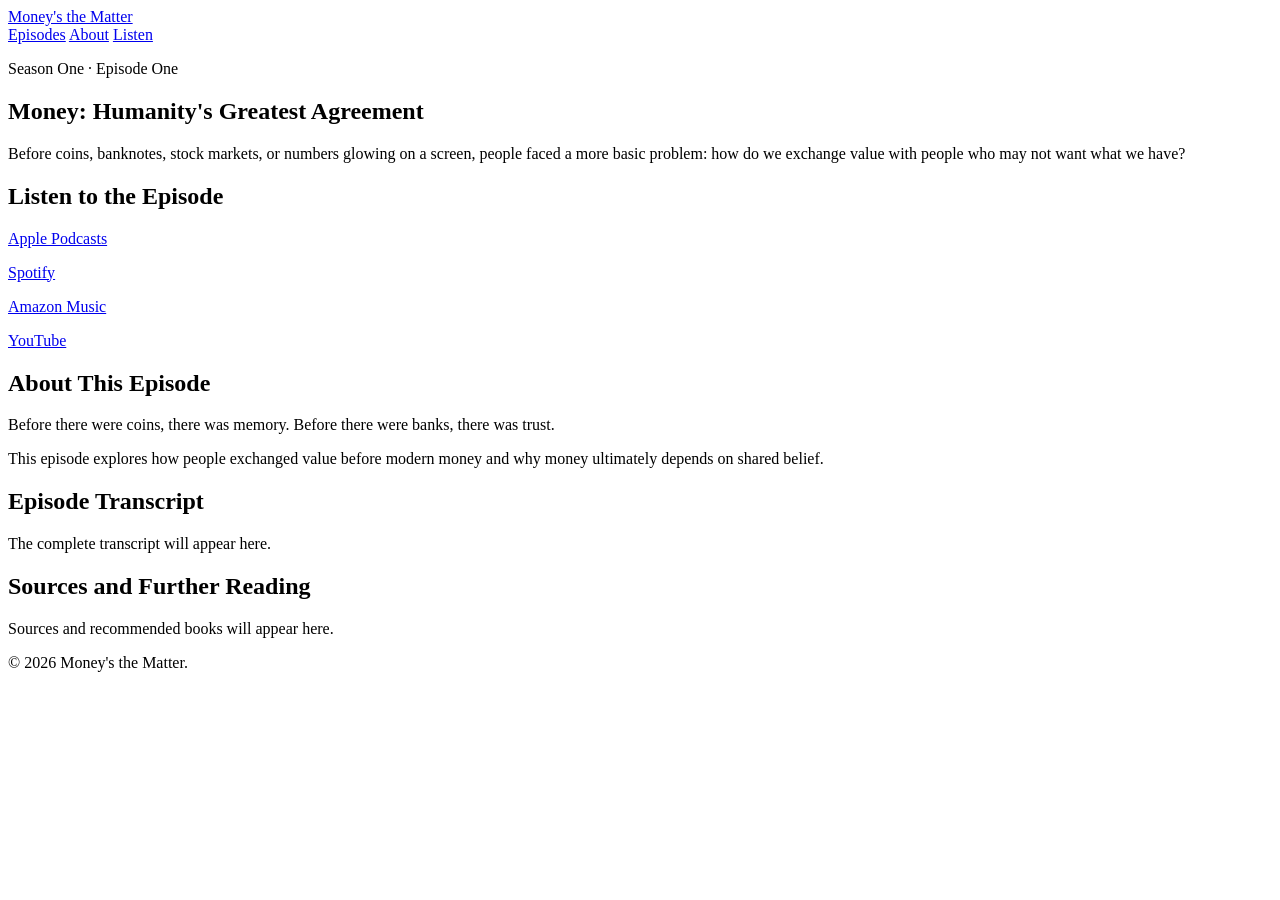
<file: episodes/umanitys-greatest-agreement/index.html>
<!DOCTYPE html>
<html lang="en">
<head>
  <meta charset="UTF-8">
  <meta name="viewport" content="width=device-width, initial-scale=1.0">

  <title>
    Money: Humanity's Greatest Agreement | Money's the Matter
  </title>

  <meta
    name="description"
    content="Before coins, banks, or markets, money began as a solution to a human problem: exchanging value and trusting one another."
  >

  <link rel="canonical"
        href="https://moneysthematter.com/episodes/humanitys-greatest-agreement/">

  <meta property="og:title"
        content="Money: Humanity's Greatest Agreement">

  <meta property="og:description"
        content="Why does money work at all? Explore the origins of exchange, trust, and one of humanity's most enduring agreements.">

  <meta property="og:type" content="article">

  <meta property="og:url"
        content="https://moneysthematter.com/episodes/humanitys-greatest-agreement/">

  <meta property="og:image"
        content="https://moneysthematter.com/mtm-logo.png">
</head>

<body>
  <header>
    <a href="/">Money's the Matter</a>

    <nav>
      <a href="/episodes/">Episodes</a>
      <a href="/#about">About</a>
      <a href="/#listen">Listen</a>
    </nav>
  </header>

  <main>
    <article>
      <p>Season One · Episode One</p>

      <h1>Money: Humanity's Greatest Agreement</h1>

      <p>
        Before coins, banknotes, stock markets, or numbers glowing on a
        screen, people faced a more basic problem: how do we exchange
        value with people who may not want what we have?
      </p>

      <section>
        <h2>Listen to the Episode</h2>

        <p>
          <a href="https://podcasts.apple.com/podcast/id6797090925">
            Apple Podcasts
          </a>
        </p>

        <p>
          <a href="https://open.spotify.com/show/033ZMVAOk3TJEkOdaIOEJC">
            Spotify
          </a>
        </p>

        <p>
          <a href="https://music.amazon.com/podcasts/750e1dbd-d1ed-47b5-9a2e-bfb49ba24e11">
            Amazon Music
          </a>
        </p>

        <p>
          <a href="https://youtube.com/@moneysthematter">
            YouTube
          </a>
        </p>
      </section>

      <section>
        <h2>About This Episode</h2>

        <p>
          Before there were coins, there was memory. Before there were
          banks, there was trust.
        </p>

        <p>
          This episode explores how people exchanged value before modern
          money and why money ultimately depends on shared belief.
        </p>
      </section>

      <section>
        <h2>Episode Transcript</h2>

        <p>
          The complete transcript will appear here.
        </p>
      </section>

      <section>
        <h2>Sources and Further Reading</h2>

        <p>
          Sources and recommended books will appear here.
        </p>
      </section>
    </article>
  </main>

  <footer>
    <p>© 2026 Money's the Matter.</p>
  </footer>
</body>
</html>
</file>
<file: css/main.css>
:root {
      --background: #07090d;
      --background-soft: #0b0f16;
      --panel: rgba(17, 21, 29, 0.76);
      --panel-solid: #11151d;
      --cream: #f3eadc;
      --cream-soft: #e4d7c4;
      --muted: #b8afa3;
      --muted-dark: #8e877d;
      --gold: #b98a3d;
      --gold-light: #d6ad65;
      --border: rgba(185, 138, 61, 0.38);
      --border-soft: rgba(243, 234, 220, 0.11);
      --sans: Arial, Helvetica, sans-serif;
      --serif: Georgia, "Times New Roman", serif;
      --shadow: 0 30px 90px rgba(0, 0, 0, 0.4);
    }

    * {
      box-sizing: border-box;
    }

    html {
      scroll-behavior: smooth;
    }

    body {
      margin: 0;
      color: var(--cream);
      background:
        radial-gradient(
          circle at 50% 0%,
          rgba(32, 43, 61, 0.42),
          transparent 34%
        ),
        linear-gradient(180deg, #090c12 0%, var(--background) 100%);
      font-family: var(--serif);
    }

    img {
      max-width: 100%;
    }

    a {
      color: inherit;
    }

    .shell {
      width: min(1160px, calc(100% - 36px));
      margin: 0 auto;
    }

    .site-header {
      position: sticky;
      top: 0;
      z-index: 20;
      border-bottom: 1px solid var(--border-soft);
      background: rgba(7, 9, 13, 0.88);
      backdrop-filter: blur(14px);
    }

    .nav {
      min-height: 72px;
      display: flex;
      align-items: center;
      justify-content: space-between;
      gap: 24px;
    }

    .brand {
      display: inline-flex;
      align-items: center;
      gap: 12px;
      text-decoration: none;
    }

    .brand-mark {
      width: 42px;
      height: 42px;
      object-fit: contain;
      border-radius: 50%;
    }

    .brand-name {
      font-size: 1rem;
      letter-spacing: 0.08em;
      text-transform: uppercase;
    }

    .nav-links {
      display: flex;
      align-items: center;
      gap: 22px;
      font-family: var(--sans);
      font-size: 0.88rem;
    }

    .nav-links a {
      color: var(--muted);
      text-decoration: none;
    }

    .nav-links a:hover,
    .nav-links a:focus-visible {
      color: var(--cream);
    }

    .hero {
      min-height: calc(100vh - 72px);
      display: grid;
      place-items: center;
      padding: 72px 0 84px;
    }

    .hero-card {
      width: 100%;
      text-align: center;
      padding: clamp(38px, 7vw, 86px);
      border: 1px solid var(--border);
      border-radius: 30px;
      background: var(--panel);
      box-shadow: var(--shadow);
      backdrop-filter: blur(9px);
    }

    .hero-logo {
      display: block;
      width: min(330px, 70vw);
      margin: 0 auto 30px;
      border-radius: 50%;
      filter: drop-shadow(0 18px 32px rgba(0, 0, 0, 0.42));
    }

    .eyebrow,
    .section-kicker,
    .episode-number,
    .episode-row-number {
      color: var(--gold-light);
      font-family: var(--sans);
      font-size: 0.78rem;
      font-weight: 700;
      letter-spacing: 0.2em;
      text-transform: uppercase;
    }

    .eyebrow {
      margin: 0 0 16px;
    }

    h1,
    h2,
    h3,
    p {
      margin-top: 0;
    }

    h1 {
      max-width: 900px;
      margin: 0 auto;
      font-size: clamp(2.5rem, 7vw, 5.3rem);
      font-weight: 500;
      letter-spacing: -0.02em;
      line-height: 1.02;
    }

    .tagline {
      margin: 24px auto 0;
      color: var(--gold-light);
      font-size: clamp(1.2rem, 2.6vw, 1.72rem);
      line-height: 1.5;
    }

    .hero-copy {
      max-width: 720px;
      margin: 28px auto 0;
      color: var(--muted);
      font-family: var(--sans);
      font-size: 1.04rem;
      line-height: 1.85;
    }

    .platform-grid {
      display: grid;
      grid-template-columns: repeat(4, minmax(0, 1fr));
      gap: 12px;
      max-width: 900px;
      margin: 34px auto 0;
    }

    .platform-button {
      min-height: 62px;
      display: inline-flex;
      align-items: center;
      justify-content: center;
      padding: 14px 18px;
      border: 1px solid var(--border);
      border-radius: 16px;
      color: var(--cream);
      background: rgba(7, 9, 13, 0.5);
      font-family: var(--sans);
      font-size: 0.94rem;
      font-weight: 700;
      text-decoration: none;
      transition:
        transform 160ms ease,
        border-color 160ms ease,
        background 160ms ease;
    }

    .platform-button:hover,
    .platform-button:focus-visible {
      transform: translateY(-2px);
      border-color: var(--gold-light);
      background: rgba(185, 138, 61, 0.09);
    }

    .secondary-actions {
      display: flex;
      justify-content: center;
      flex-wrap: wrap;
      gap: 18px;
      margin-top: 23px;
      font-family: var(--sans);
      font-size: 0.88rem;
    }

    .secondary-actions a {
      color: var(--muted);
      text-decoration: none;
    }

    .secondary-actions a:hover,
    .secondary-actions a:focus-visible {
      color: var(--gold-light);
    }

    .section {
      padding: 96px 0;
      border-top: 1px solid var(--border-soft);
    }

    .section-title {
      max-width: 760px;
      margin-bottom: 24px;
      font-size: clamp(2rem, 5vw, 3.8rem);
      font-weight: 500;
      line-height: 1.08;
    }

    .latest,
    .about-grid {
      display: grid;
      grid-template-columns: minmax(0, 0.85fr) minmax(0, 1.15fr);
      gap: clamp(34px, 7vw, 90px);
      align-items: center;
    }

    .episode-art {
      padding: 20px;
      border: 1px solid var(--border);
      border-radius: 26px;
      background: var(--panel-solid);
      box-shadow: var(--shadow);
    }

    .episode-art img {
      display: block;
      width: 100%;
      border-radius: 18px;
    }

    .episode-title {
      margin-bottom: 20px;
      font-size: clamp(2.1rem, 5vw, 4rem);
      font-weight: 500;
      line-height: 1.05;
    }

    .episode-summary,
    .about-detail {
      color: var(--muted);
      font-family: var(--sans);
      font-size: 1.03rem;
      line-height: 1.85;
    }

    .episode-platforms {
      display: flex;
      flex-wrap: wrap;
      gap: 10px;
      margin-top: 26px;
    }

    .episode-platforms a {
      display: inline-flex;
      align-items: center;
      padding: 11px 15px;
      border: 1px solid var(--border);
      border-radius: 999px;
      color: var(--cream-soft);
      font-family: var(--sans);
      font-size: 0.84rem;
      font-weight: 700;
      text-decoration: none;
    }

    .episode-platforms a:hover,
    .episode-platforms a:focus-visible {
      color: var(--gold-light);
      border-color: var(--gold-light);
    }

    .about-grid {
      grid-template-columns: minmax(0, 0.75fr) minmax(0, 1.25fr);
      align-items: start;
    }

    .about-copy {
      color: var(--cream-soft);
      font-size: clamp(1.35rem, 2.6vw, 2rem);
      line-height: 1.55;
    }

    .episodes-list {
      display: grid;
      gap: 1px;
      border: 1px solid var(--border-soft);
      border-radius: 22px;
      overflow: hidden;
      background: var(--border-soft);
    }

    .episode-row {
      display: grid;
      grid-template-columns: 120px minmax(0, 1fr) auto;
      gap: 24px;
      align-items: center;
      padding: 26px 28px;
      background: var(--background-soft);
    }

    .episode-row-title {
      display: block;
      margin-bottom: 5px;
      font-size: 1.28rem;
    }

    .episode-row-copy {
      display: block;
      color: var(--muted-dark);
      font-family: var(--sans);
      font-size: 0.91rem;
      line-height: 1.55;
    }

    .episode-row-links {
      display: flex;
      gap: 12px;
      flex-wrap: wrap;
      justify-content: flex-end;
      font-family: var(--sans);
      font-size: 0.82rem;
    }

    .episode-row-links a {
      color: var(--gold-light);
      text-decoration: none;
    }

    .episode-row-links a:hover,
    .episode-row-links a:focus-visible {
      color: var(--cream);
    }

    .listen-section {
      text-align: center;
    }

    .listen-card {
      padding: clamp(30px, 6vw, 64px);
      border: 1px solid var(--border);
      border-radius: 28px;
      background:
        linear-gradient(180deg, rgba(185, 138, 61, 0.08), transparent),
        var(--panel);
    }

    .listen-card .section-title {
      margin-left: auto;
      margin-right: auto;
    }

    .listen-card > p {
      max-width: 680px;
      margin-left: auto;
      margin-right: auto;
      color: var(--muted);
      font-family: var(--sans);
      line-height: 1.8;
    }

    .rss-link {
      display: inline-block;
      margin-top: 24px;
      color: var(--gold-light);
      font-family: var(--sans);
      font-weight: 700;
      text-decoration: none;
    }

    .rss-link:hover,
    .rss-link:focus-visible {
      color: var(--cream);
    }

    .site-footer {
      padding: 36px 0 46px;
      border-top: 1px solid var(--border-soft);
      color: var(--muted-dark);
      font-family: var(--sans);
      font-size: 0.82rem;
    }

    .footer-row {
      display: flex;
      justify-content: space-between;
      gap: 20px;
      flex-wrap: wrap;
    }

    .footer-links {
      display: flex;
      gap: 18px;
      flex-wrap: wrap;
    }

    .footer-links a {
      text-decoration: none;
    }

    .footer-links a:hover,
    .footer-links a:focus-visible {
      color: var(--cream);
    }

    @media (max-width: 900px) {
      .platform-grid {
        grid-template-columns: repeat(2, minmax(0, 1fr));
      }

      .latest,
      .about-grid {
        grid-template-columns: 1fr;
      }

      .episode-art {
        max-width: 560px;
      }
    }

    @media (max-width: 760px) {
      .nav-links {
        display: none;
      }

      .episode-row {
        grid-template-columns: 1fr;
      }

      .episode-row-links {
        justify-content: flex-start;
      }

      .episode-row-number {
        grid-column: 1 / -1;
      }
    }

    @media (max-width: 560px) {
      .shell {
        width: min(100% - 24px, 1160px);
      }

      .hero {
        padding: 36px 0 56px;
      }

      .hero-card {
        padding: 32px 18px;
        border-radius: 22px;
      }

      .section {
        padding: 70px 0;
      }

      .platform-grid {
        grid-template-columns: 1fr;
      }

      .episode-row {
        padding: 22px 20px;
      }
    }
/* ========================================
   Individual Episode Pages
======================================== */

.episode-page {
  overflow: hidden;
}

.episode-hero {
  padding: clamp(82px, 12vw, 150px) 0 72px;
  text-align: center;
}

.episode-hero-inner {
  max-width: 980px;
}

.episode-page-title {
  max-width: 960px;
  margin: 18px auto 0;
  font-size: clamp(3.2rem, 9vw, 7.2rem);
  font-weight: 500;
  letter-spacing: -0.045em;
  line-height: 0.96;
}

.episode-page-title span {
  display: block;
  color: var(--cream-soft);
}

.episode-deck {
  max-width: 760px;
  margin: 34px auto 0;
  color: var(--muted);
  font-family: var(--sans);
  font-size: clamp(1.05rem, 2vw, 1.25rem);
  line-height: 1.8;
}

.episode-meta {
  display: flex;
  justify-content: center;
  flex-wrap: wrap;
  gap: 10px 24px;
  margin-top: 30px;
  color: var(--muted-dark);
  font-family: var(--sans);
  font-size: 0.83rem;
}

.episode-meta span + span::before {
  content: "•";
  margin-right: 24px;
  color: var(--gold);
}

.episode-feature {
  padding-bottom: 82px;
}

.episode-feature-art {
  max-width: 680px;
  margin: 0 auto;
  padding: clamp(20px, 4vw, 34px);
  border: 1px solid var(--border);
  border-radius: 32px;
  background: var(--panel-solid);
  box-shadow: var(--shadow);
}

.episode-feature-art img {
  display: block;
  width: 100%;
  border-radius: 24px;
}

.episode-listen {
  padding: 0 0 92px;
}

.episode-listen-card {
  display: grid;
  grid-template-columns: minmax(0, 0.8fr) minmax(0, 1.2fr);
  gap: 40px;
  align-items: center;
  padding: clamp(30px, 5vw, 54px);
  border: 1px solid var(--border);
  border-radius: 28px;
  background:
    linear-gradient(135deg, rgba(185, 138, 61, 0.09), transparent 50%),
    var(--panel);
}

.episode-listen-card h2 {
  margin-bottom: 0;
  font-size: clamp(1.8rem, 4vw, 3rem);
  font-weight: 500;
  line-height: 1.12;
}

.episode-content-layout {
  display: grid;
  grid-template-columns: 230px minmax(0, 760px);
  justify-content: center;
  gap: clamp(45px, 8vw, 110px);
  align-items: start;
  padding-bottom: 120px;
}

.episode-sidebar {
  position: sticky;
  top: 110px;
}

.episode-sidebar-card {
  padding: 24px;
  border: 1px solid var(--border-soft);
  border-radius: 20px;
  background: var(--background-soft);
}

.episode-sidebar nav {
  display: grid;
  gap: 14px;
  margin-top: 18px;
  font-family: var(--sans);
  font-size: 0.9rem;
}

.episode-sidebar nav a {
  color: var(--muted);
  text-decoration: none;
}

.episode-sidebar nav a:hover,
.episode-sidebar nav a:focus-visible {
  color: var(--gold-light);
}

.episode-article {
  min-width: 0;
}

.episode-section {
  padding: 78px 0;
  border-top: 1px solid var(--border-soft);
  scroll-margin-top: 110px;
}

.episode-section:first-child {
  padding-top: 0;
  border-top: 0;
}

.episode-section h2 {
  margin-bottom: 30px;
  font-size: clamp(2.2rem, 5vw, 4rem);
  font-weight: 500;
  letter-spacing: -0.025em;
  line-height: 1.08;
}

.episode-section h3 {
  margin: 44px 0 18px;
  color: var(--cream-soft);
  font-size: clamp(1.35rem, 3vw, 1.8rem);
  font-weight: 500;
}

.episode-section > p {
  color: var(--muted);
  font-family: var(--sans);
  font-size: 1.08rem;
  line-height: 1.95;
}

.episode-section .episode-lead {
  color: var(--cream-soft);
  font-family: var(--serif);
  font-size: clamp(1.45rem, 3vw, 2rem);
  line-height: 1.55;
}

.episode-section blockquote {
  margin: 52px 0;
  padding: 10px 0 10px 30px;
  border-left: 2px solid var(--gold);
  color: var(--cream);
  font-size: clamp(1.7rem, 4vw, 2.7rem);
  line-height: 1.35;
}

.transcript-note {
  padding: 20px 22px;
  border: 1px solid var(--border-soft);
  border-radius: 16px;
  background: var(--background-soft);
}

.sources-list {
  display: grid;
  gap: 1px;
  overflow: hidden;
  border: 1px solid var(--border-soft);
  border-radius: 20px;
  background: var(--border-soft);
}

.sources-list article {
  padding: 24px 26px;
  background: var(--background-soft);
}

.sources-list h3 {
  margin: 0 0 7px;
  font-size: 1.18rem;
}

.sources-list p {
  margin: 0;
  color: var(--muted-dark);
  font-family: var(--sans);
  font-size: 0.92rem;
}

.episode-navigation {
  padding-top: 78px;
  border-top: 1px solid var(--border-soft);
}

.episode-navigation a {
  display: block;
  padding: 26px 28px;
  border: 1px solid var(--border);
  border-radius: 20px;
  text-decoration: none;
  transition:
    transform 160ms ease,
    border-color 160ms ease;
}

.episode-navigation a:hover,
.episode-navigation a:focus-visible {
  transform: translateY(-2px);
  border-color: var(--gold-light);
}

.episode-navigation span {
  display: block;
  margin-bottom: 8px;
  color: var(--gold-light);
  font-family: var(--sans);
  font-size: 0.76rem;
  font-weight: 700;
  letter-spacing: 0.16em;
  text-transform: uppercase;
}

.episode-navigation strong {
  color: var(--cream);
  font-size: 1.35rem;
  font-weight: 500;
}

@media (max-width: 900px) {
  .episode-listen-card {
    grid-template-columns: 1fr;
  }

  .episode-content-layout {
    grid-template-columns: 1fr;
  }

  .episode-sidebar {
    position: static;
  }

  .episode-sidebar-card nav {
    display: flex;
    flex-wrap: wrap;
    gap: 12px 22px;
  }
}

@media (max-width: 560px) {
  .episode-hero {
    padding: 58px 0 48px;
  }

  .episode-page-title {
    font-size: clamp(2.65rem, 15vw, 4.5rem);
  }

  .episode-meta {
    display: grid;
  }

  .episode-meta span + span::before {
    content: none;
  }

  .episode-feature {
    padding-bottom: 60px;
  }

  .episode-listen {
    padding-bottom: 70px;
  }

  .episode-section {
    padding: 60px 0;
  }

  .episode-section blockquote {
    margin: 40px 0;
    padding-left: 22px;
  }
}
</file>
